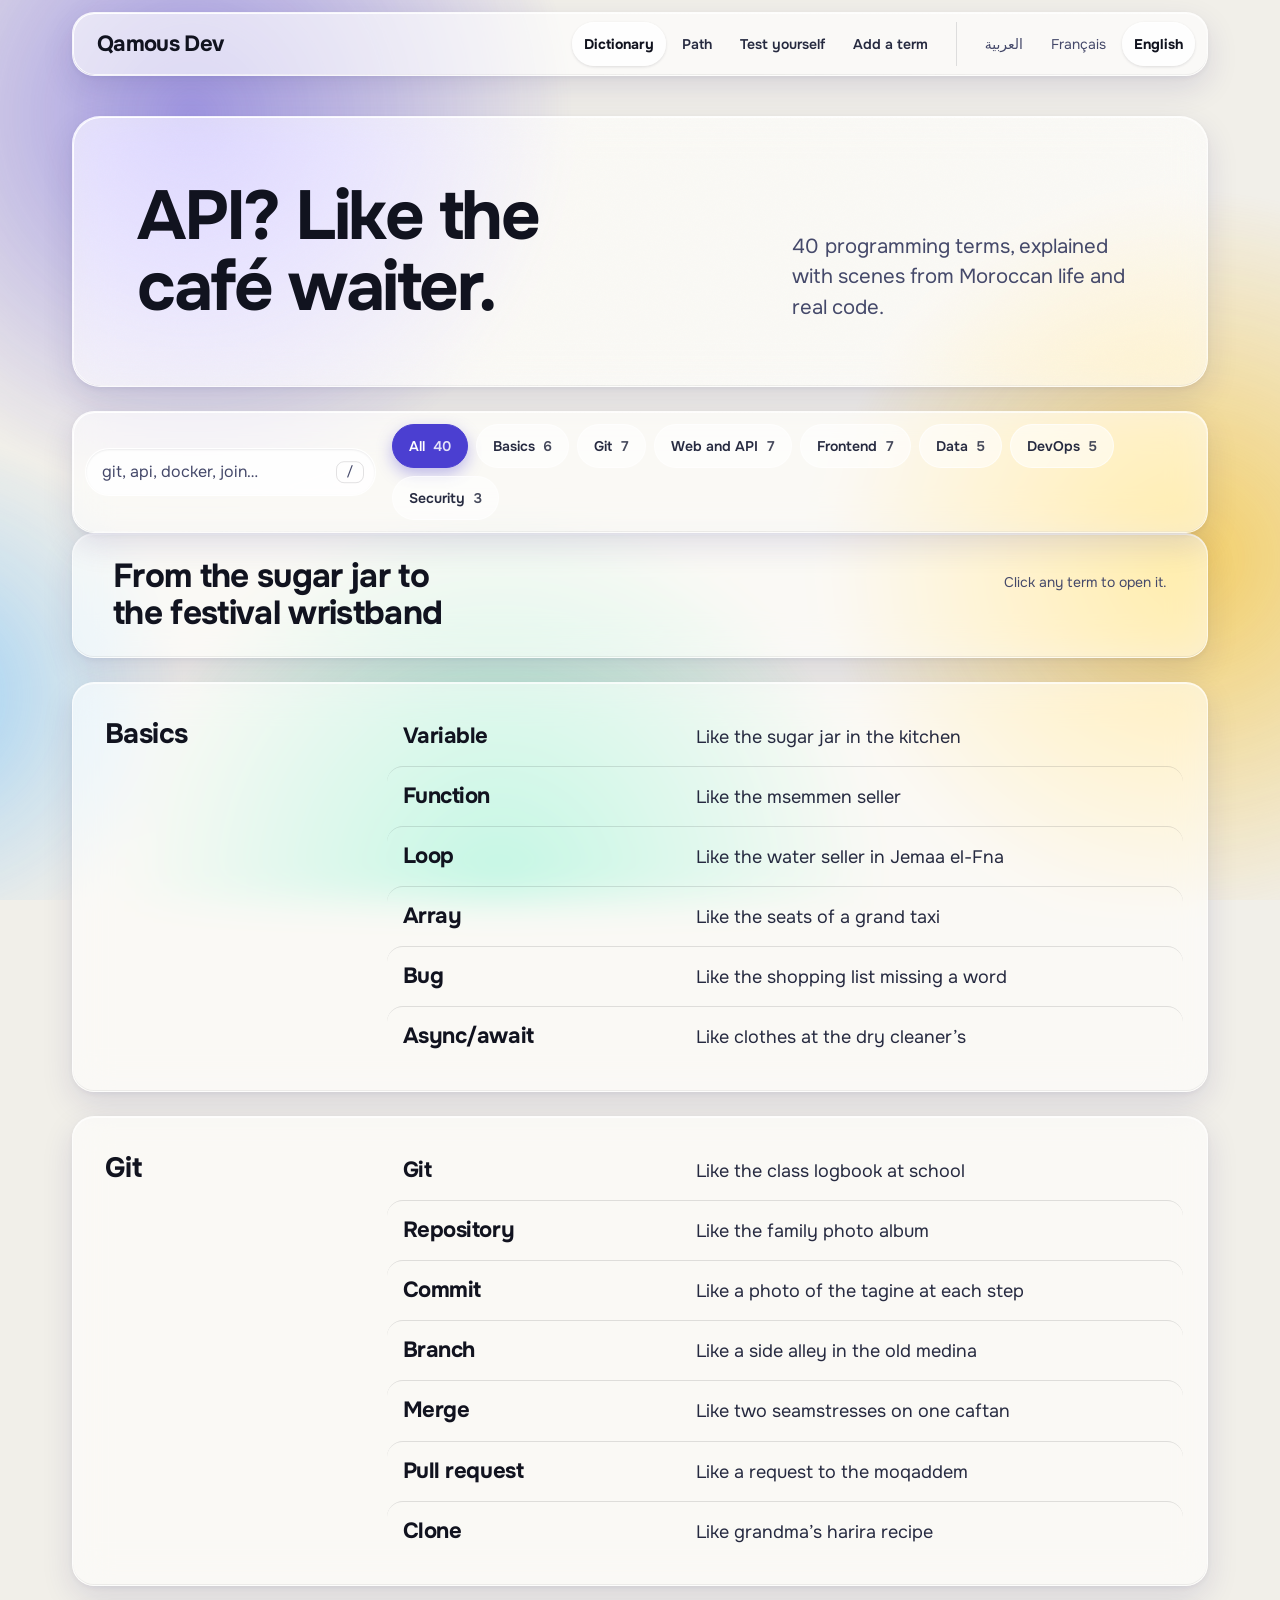
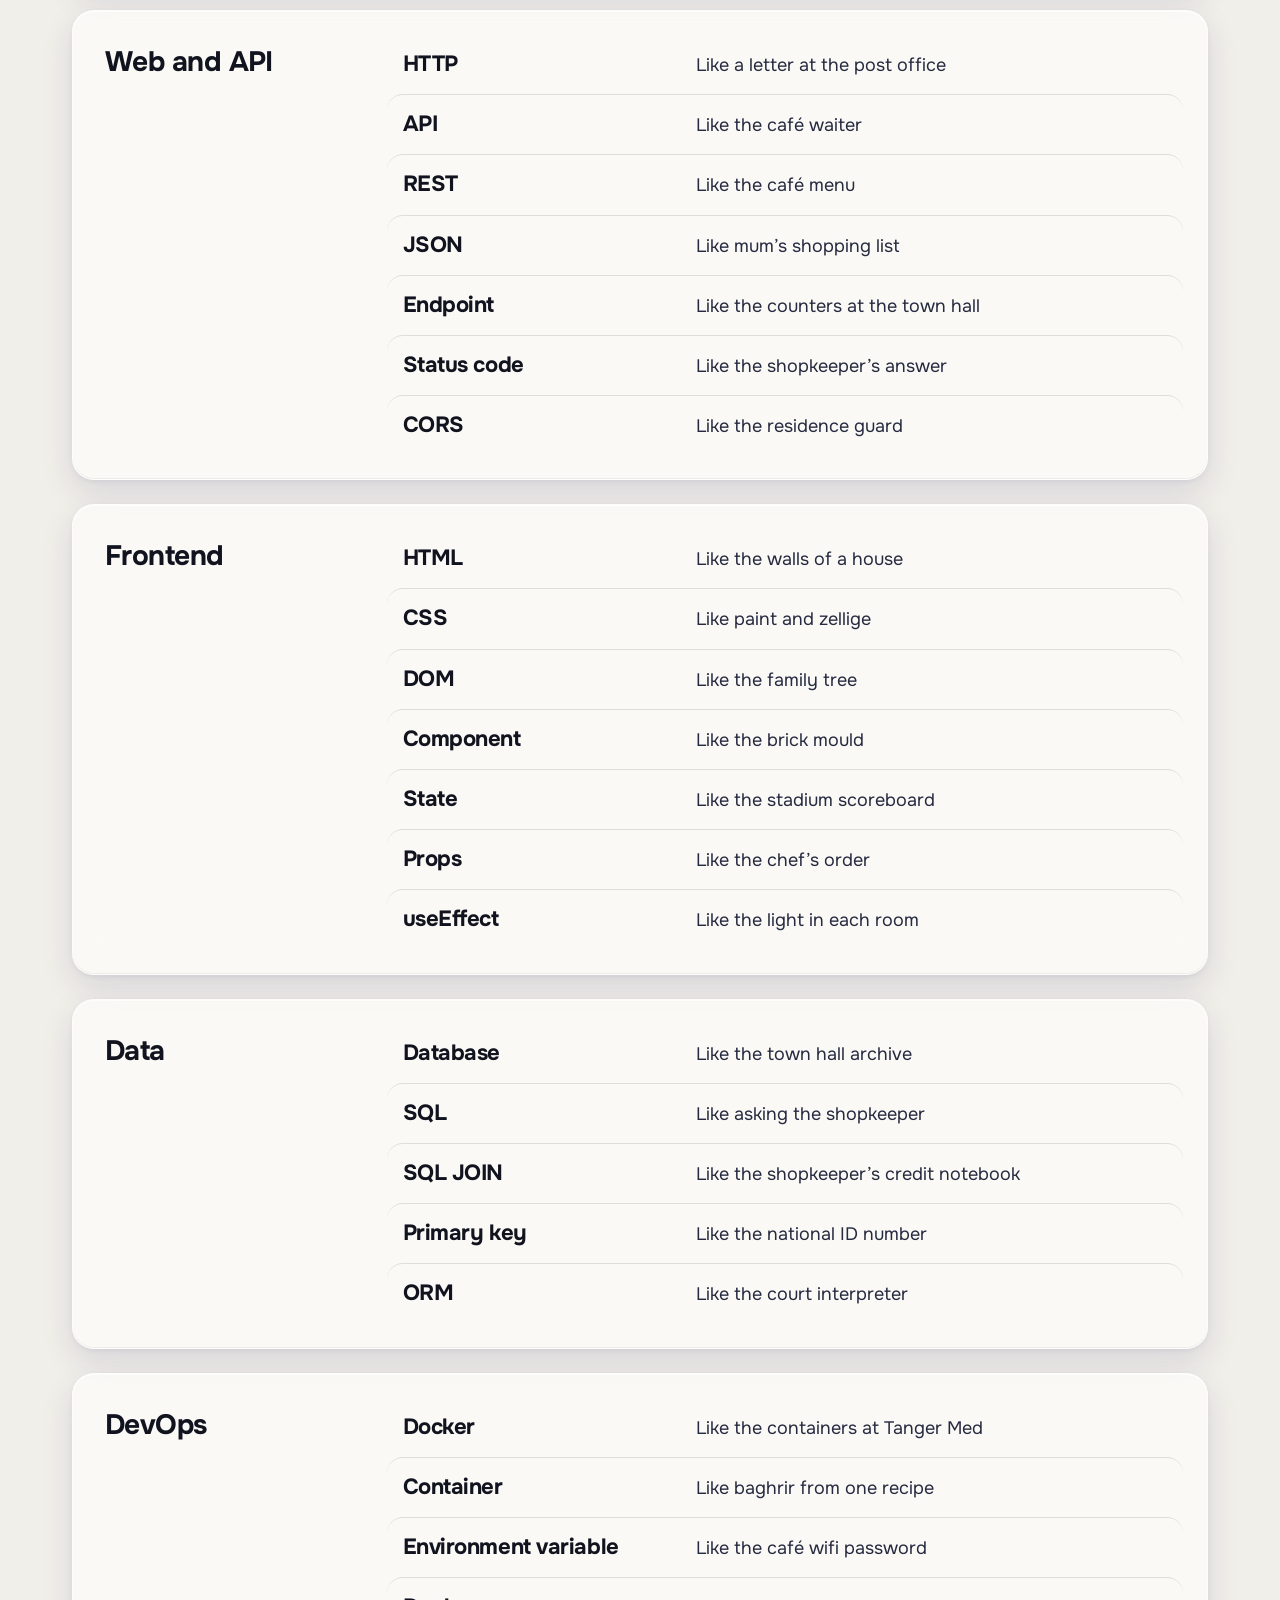
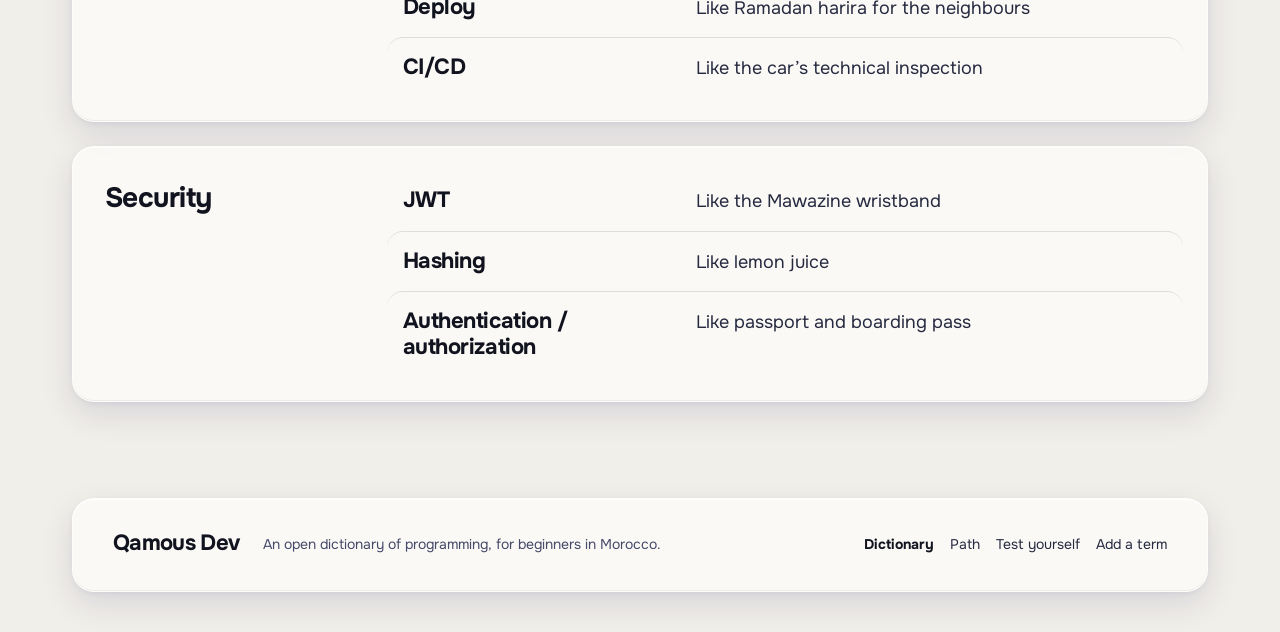
<file: index.html>
<!doctype html>
<html lang="ar" dir="rtl">
<head>
  <meta charset="utf-8">
  <meta name="viewport" content="width=device-width, initial-scale=1">
  <title>Qamous Dev</title>
  <meta name="description" content="40 مفهومًا في البرمجة (Git وAPI وDocker وJWT وReact وSQL JOIN)، مشروحة بمشاهد من الحياة المغربية وبأمثلة قصيرة من الكود.">
  <link rel="canonical" href="https://elfarisssaid19.github.io/qamous-dev/">
  <link rel="alternate" hreflang="ar" href="https://elfarisssaid19.github.io/qamous-dev/ar/">
  <link rel="alternate" hreflang="fr" href="https://elfarisssaid19.github.io/qamous-dev/fr/">
  <link rel="alternate" hreflang="en" href="https://elfarisssaid19.github.io/qamous-dev/en/">
  <link rel="alternate" hreflang="x-default" href="https://elfarisssaid19.github.io/qamous-dev/">
  <meta property="og:site_name" content="Qamous Dev">
  <meta property="og:title" content="Qamous Dev">
  <meta property="og:url" content="https://elfarisssaid19.github.io/qamous-dev/">
  <script>
    (function () {
      var supported = ["ar","fr","en"], pick = 'ar';
      var prefs = navigator.languages && navigator.languages.length ? navigator.languages : [navigator.language || ''];
      for (var i = 0; i < prefs.length; i++) {
        var code = String(prefs[i]).slice(0, 2).toLowerCase();
        if (supported.indexOf(code) > -1) { pick = code; break; }
      }
      var page = location.protocol === 'file:' ? 'index.html' : '';
      location.replace(pick + '/' + page + location.search + location.hash);
    })();
  </script>
  <meta name="color-scheme" content="light dark">
  <meta name="theme-color" content="#f1efe9" media="(prefers-color-scheme: light)">
  <meta name="theme-color" content="#0a0c18" media="(prefers-color-scheme: dark)">
  <link href="https://fonts.googleapis.com/css2?family=IBM+Plex+Sans+Arabic:wght@400;600;700&family=JetBrains+Mono:wght@400&family=Onest:wght@400;600;700&display=swap" rel="stylesheet">
  <link rel="icon" href="favicon.svg" type="image/svg+xml">
  <link rel="stylesheet" href="css/style.css">
</head>
<body class="pick">
  <div class="backdrop" aria-hidden="true">
    <span class="blob blob--majorelle"></span>
    <span class="blob blob--saffron"></span>
    <span class="blob blob--mint"></span>
    <span class="blob blob--sky"></span>
  </div>
  <main class="pick__main container">
    <div class="pick__card">
      <p class="wordmark"><bdi>Qamous Dev</bdi></p>
      <ul class="pick__langs">
        <li><a href="ar/" hreflang="ar" lang="ar" dir="rtl">العربية</a></li>
        <li><a href="fr/" hreflang="fr" lang="fr" dir="ltr">Français</a></li>
        <li><a href="en/" hreflang="en" lang="en" dir="ltr">English</a></li>
      </ul>
    </div>
  </main>
</body>
</html>
</file>
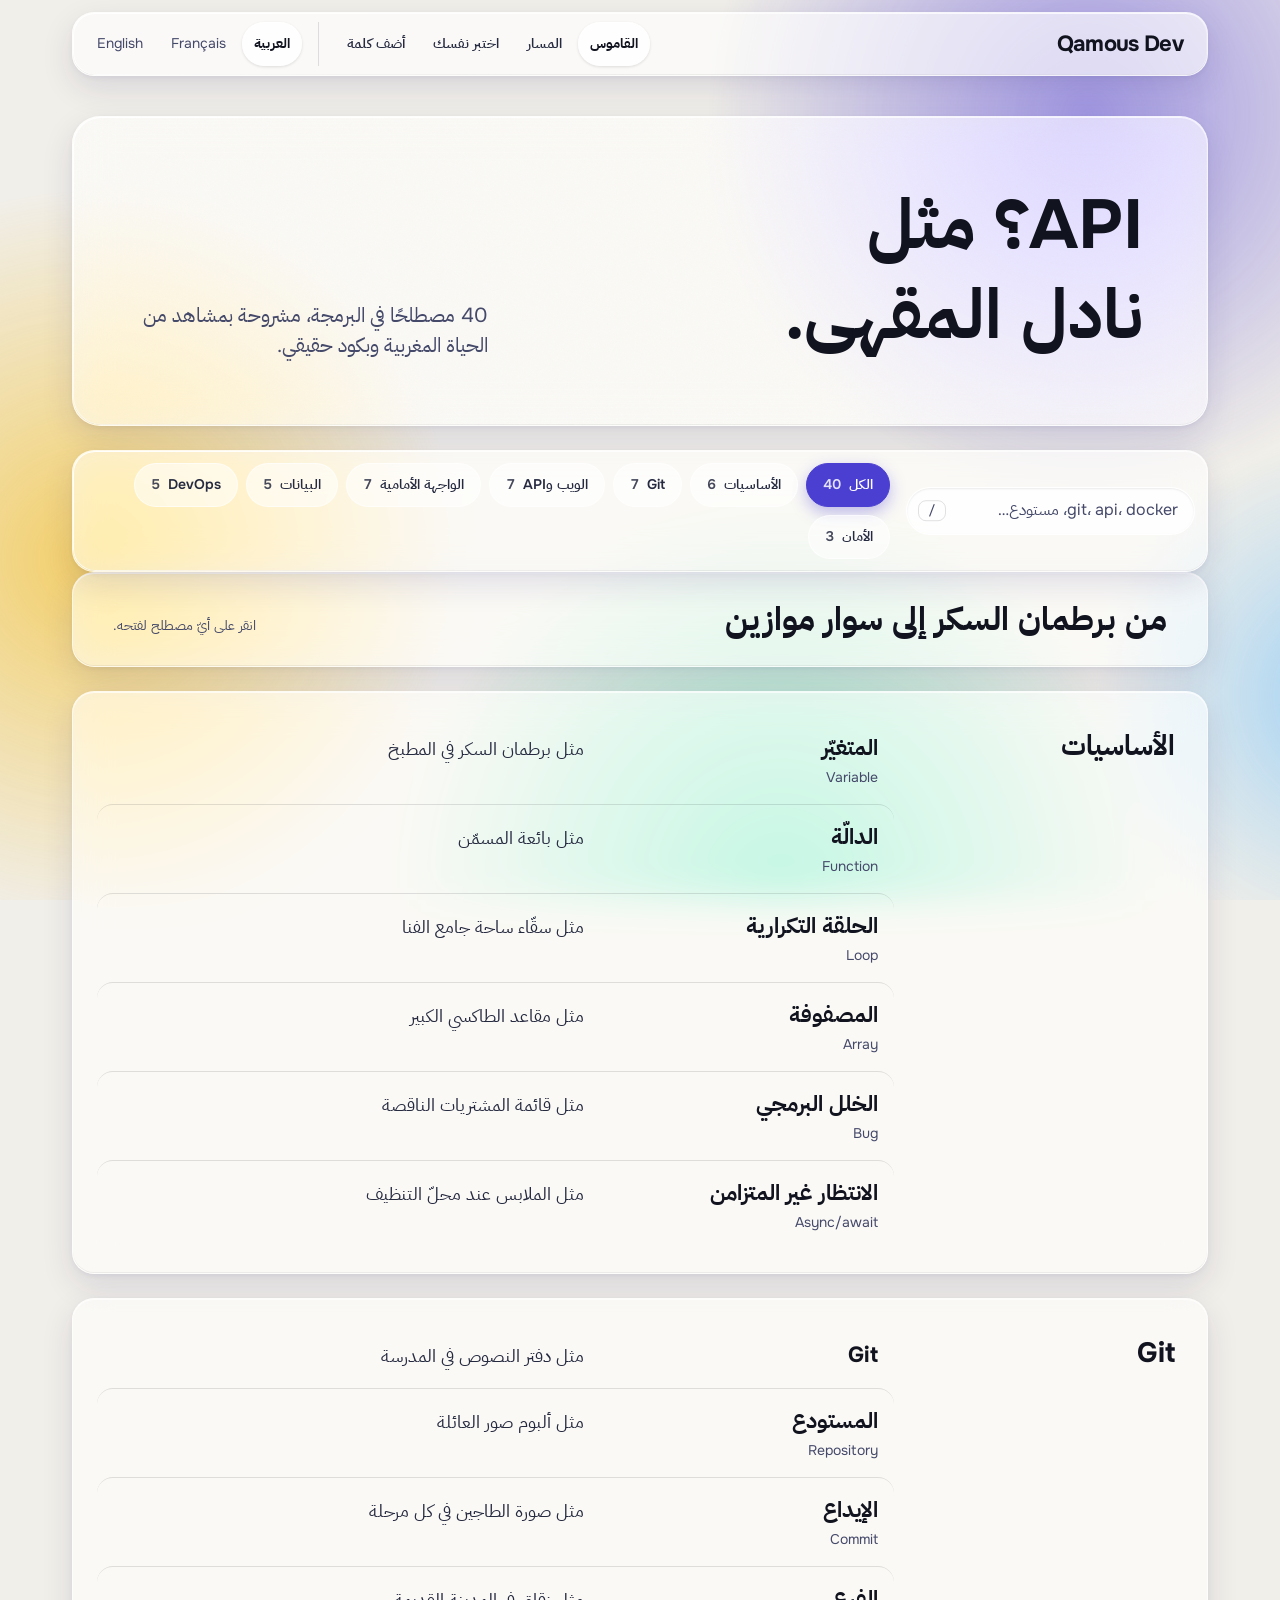
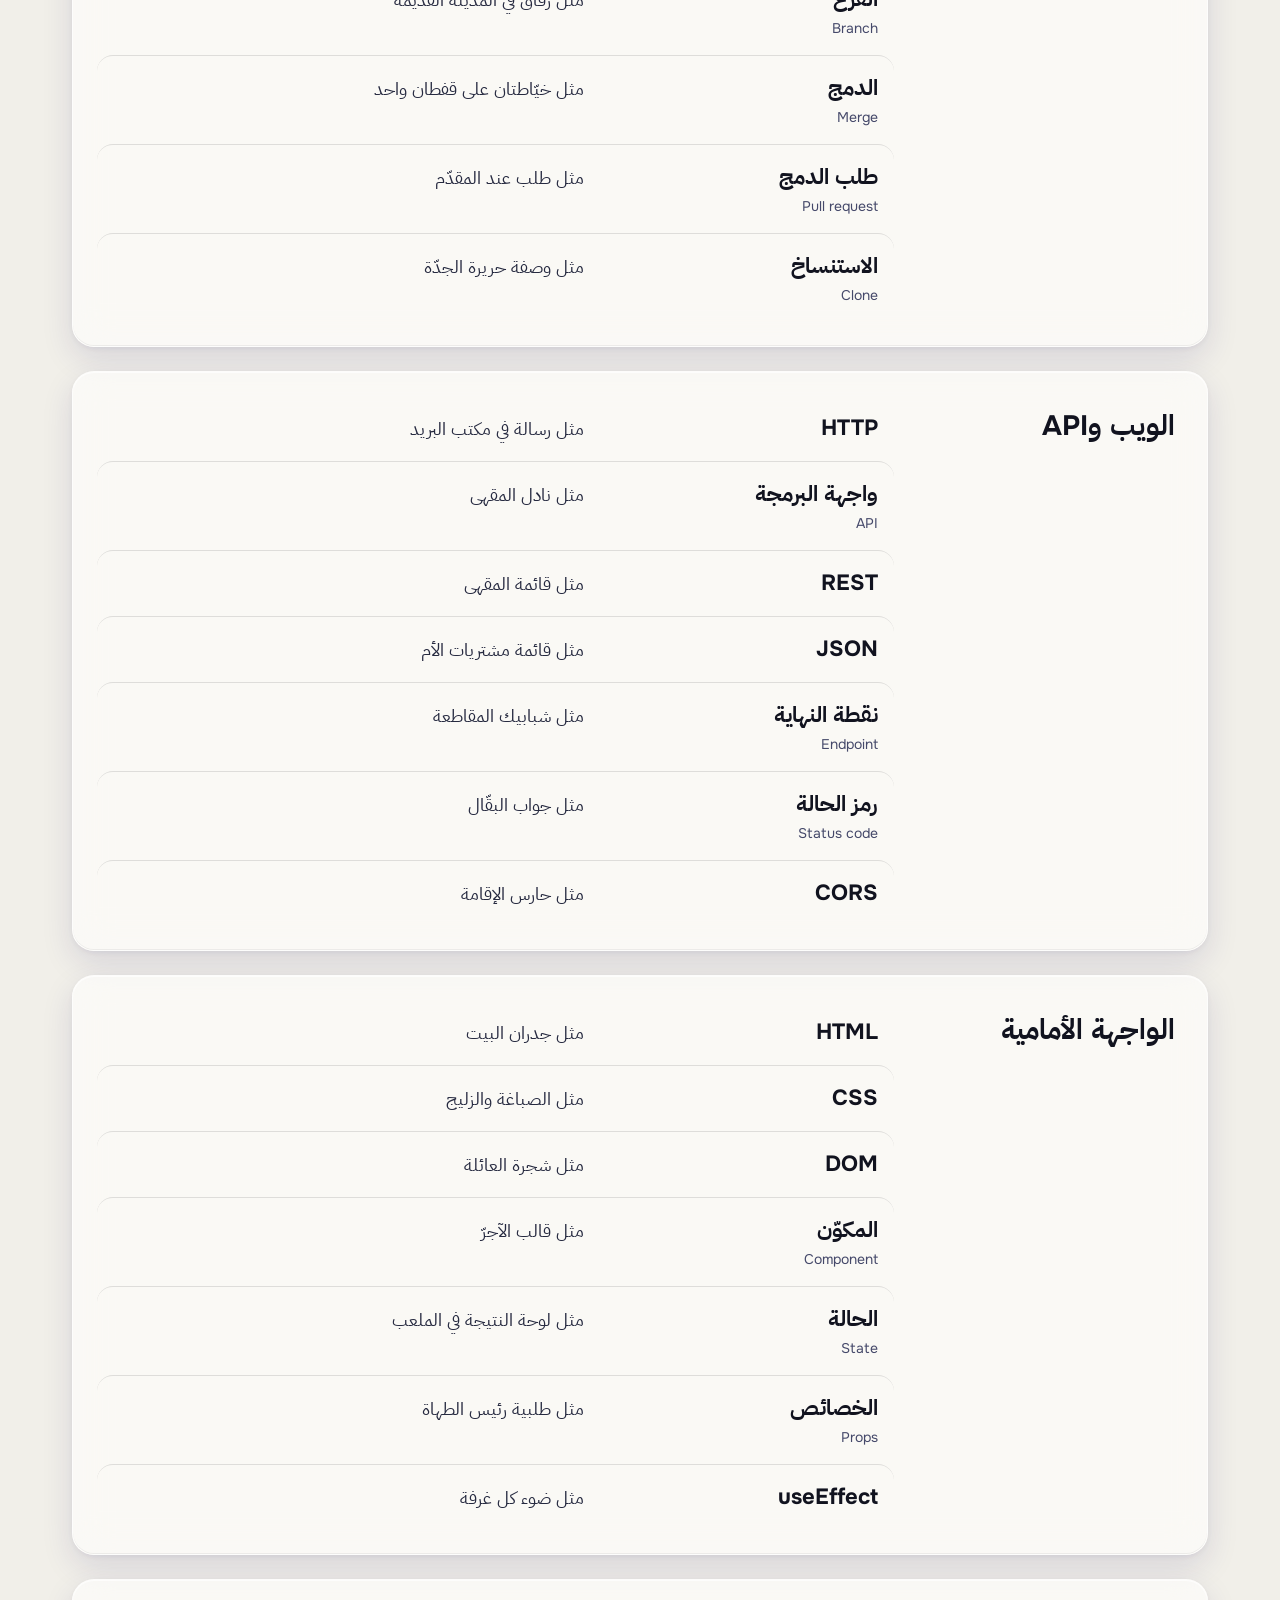
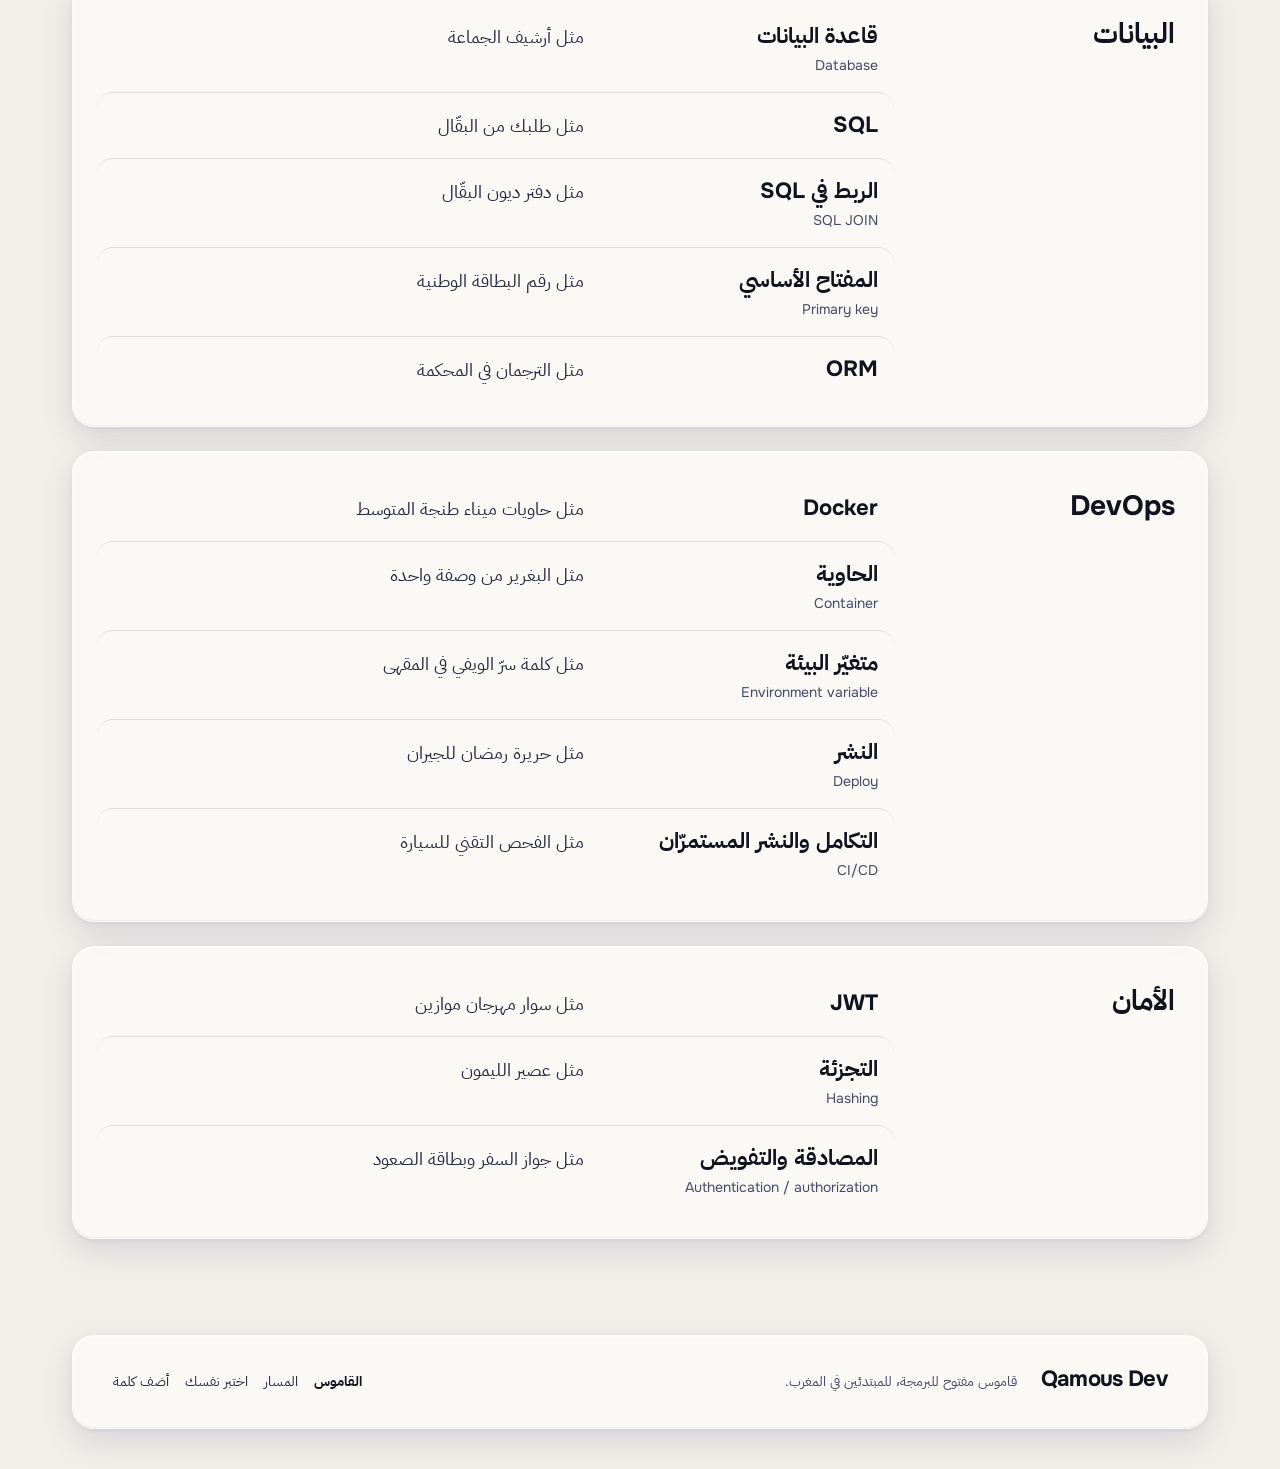
<file: ar/index.html>
<!doctype html>
<html lang="ar" dir="rtl">
<head>
  <meta charset="utf-8">
  <meta name="viewport" content="width=device-width, initial-scale=1">
  <title>Qamous Dev، البرمجة بمشاهد من الحياة المغربية</title>
  <meta name="description" content="40 مفهومًا في البرمجة (Git وAPI وDocker وJWT وReact وSQL JOIN)، مشروحة بمشاهد من الحياة المغربية وبأمثلة قصيرة من الكود.">
  <link rel="canonical" href="https://elfarisssaid19.github.io/qamous-dev/ar/">
  <link rel="alternate" hreflang="ar" href="https://elfarisssaid19.github.io/qamous-dev/ar/">
  <link rel="alternate" hreflang="fr" href="https://elfarisssaid19.github.io/qamous-dev/fr/">
  <link rel="alternate" hreflang="en" href="https://elfarisssaid19.github.io/qamous-dev/en/">
  <link rel="alternate" hreflang="x-default" href="https://elfarisssaid19.github.io/qamous-dev/">
  <meta property="og:site_name" content="Qamous Dev">
  <meta property="og:type" content="website">
  <meta property="og:title" content="Qamous Dev، البرمجة بمشاهد من الحياة المغربية">
  <meta property="og:description" content="40 مفهومًا في البرمجة (Git وAPI وDocker وJWT وReact وSQL JOIN)، مشروحة بمشاهد من الحياة المغربية وبأمثلة قصيرة من الكود.">
  <meta property="og:url" content="https://elfarisssaid19.github.io/qamous-dev/ar/">
  <meta property="og:locale" content="ar_MA">
  <meta property="og:locale:alternate" content="fr_MA">
  <meta property="og:locale:alternate" content="en_US">
  <meta name="twitter:card" content="summary">
  <meta name="color-scheme" content="light dark">
  <meta name="theme-color" content="#f1efe9" media="(prefers-color-scheme: light)">
  <meta name="theme-color" content="#0a0c18" media="(prefers-color-scheme: dark)">
  <link rel="preconnect" href="https://fonts.googleapis.com">
  <link rel="preconnect" href="https://fonts.gstatic.com" crossorigin>
  <link href="https://fonts.googleapis.com/css2?family=IBM+Plex+Sans+Arabic:wght@400;600;700&family=JetBrains+Mono:wght@400&family=Onest:wght@400;600;700&display=swap" rel="stylesheet">
  <link rel="icon" href="../favicon.svg" type="image/svg+xml">
  <link rel="stylesheet" href="../css/style.css">
  <script>document.documentElement.classList.add('js');</script>
  <script>
    (function () {
      var order = ['index', 'path', 'quiz', 'contribute'];
      function where(u) {
        try { var parts = new URL(u, location.href).pathname.split('/'); return { tab: order.indexOf((parts.pop() || 'index').replace('.html', '')), lang: parts.pop() }; } catch (e) { return null; }
      }
      function direction(from, to) {
        var a = where(from), b = where(to);
        if (!a || !b || a.tab < 0 || b.tab < 0 || a.tab === b.tab || a.lang !== b.lang) return null;
        return b.tab > a.tab ? 'forward' : 'backward';
      }
      addEventListener('pageswap', function (e) {
        if (!e.viewTransition || !e.activation || !e.activation.entry) return;
        var d = direction(location.href, e.activation.entry.url);
        if (d) e.viewTransition.types.add(d);
      });
      addEventListener('pagereveal', function (e) {
        if (!e.viewTransition || !window.navigation || !navigation.activation || !navigation.activation.from) return;
        var d = direction(navigation.activation.from.url, location.href);
        if (d) e.viewTransition.types.add(d);
      });
    })();
  </script>
</head>
<body class="page-dict">
  <a class="skip" href="#main">انتقل إلى المحتوى</a>
  <div class="scroll-progress" aria-hidden="true"></div>
  <div class="backdrop" aria-hidden="true">
    <span class="blob blob--majorelle"></span>
    <span class="blob blob--saffron"></span>
    <span class="blob blob--mint"></span>
    <span class="blob blob--sky"></span>
  </div>

  <header class="site-header">
    <nav class="nav container" aria-label="القائمة الرئيسية">
      <a class="wordmark" href="./" aria-label="Qamous Dev، القاموس" dir="ltr">Qamous Dev</a>
      <div class="nav__rows">
        <ul class="nav__links">
          <li><a href="./" aria-current="page"><span>القاموس</span></a></li>
          <li><a href="path.html"><span>المسار</span></a></li>
          <li><a href="quiz.html"><span>اختبر نفسك</span></a></li>
          <li><a href="contribute.html"><span>أضف كلمة</span></a></li>
        </ul>
        <ul class="langs" aria-label="اللغة">
          <li><a href="../ar/" hreflang="ar" lang="ar" dir="rtl" aria-current="page">العربية</a></li>
          <li><a href="../fr/" hreflang="fr" lang="fr" dir="ltr">Français</a></li>
          <li><a href="../en/" hreflang="en" lang="en" dir="ltr">English</a></li>
        </ul>
      </div>
    </nav>
  </header>

  <main id="main">
    <div class="container">
      <div class="hero" data-reveal>
        <h1 class="hero__head" style="--n:4"><span class="word" style="--i:0">API؟</span> <span class="word" style="--i:1">مثل</span> <span class="word" style="--i:2">نادل</span> <span class="word" style="--i:3">المقهى.</span></h1>
        <p class="hero__lede"><span class="count" data-count="40">40</span> مصطلحًا في البرمجة، مشروحة بمشاهد من الحياة المغربية وبكود حقيقي.</p>
      </div>
    </div>
    <div class="lookup">
      <div class="toolbar">
        <div class="toolbar__inner container">
          <form class="search" role="search" action="./">
            <label class="search__label" for="q">ابحث عن مصطلح</label>
            <div class="search__field">
              <input id="q" name="q" type="search" autocomplete="off" spellcheck="false" placeholder="git، api، docker، مستودع…" aria-keyshortcuts="/" aria-describedby="status">
              <kbd class="search__key" aria-hidden="true">/</kbd>
            </div>
          </form>
          <fieldset class="chips" data-lenis-prevent>
            <legend class="visually-hidden">الموضوع</legend>
            <input type="radio" name="cat" id="cat-all" value="" checked><label for="cat-all">الكل <span class="chip__n count" data-count="40">40</span></label>
            <input type="radio" name="cat" id="cat-basics" value="basics"><label for="cat-basics">الأساسيات <span class="chip__n count" data-count="6">6</span></label>
            <input type="radio" name="cat" id="cat-git" value="git"><label for="cat-git">Git <span class="chip__n count" data-count="7">7</span></label>
            <input type="radio" name="cat" id="cat-web" value="web"><label for="cat-web">الويب وAPI <span class="chip__n count" data-count="7">7</span></label>
            <input type="radio" name="cat" id="cat-front" value="front"><label for="cat-front">الواجهة الأمامية <span class="chip__n count" data-count="7">7</span></label>
            <input type="radio" name="cat" id="cat-data" value="data"><label for="cat-data">البيانات <span class="chip__n count" data-count="5">5</span></label>
            <input type="radio" name="cat" id="cat-devops" value="devops"><label for="cat-devops">DevOps <span class="chip__n count" data-count="5">5</span></label>
            <input type="radio" name="cat" id="cat-security" value="security"><label for="cat-security">الأمان <span class="chip__n count" data-count="3">3</span></label>
          </fieldset>
        </div>
      </div>

      <section class="qamous container" id="dictionary" aria-labelledby="dictionary-head">
        <div class="qamous__top" data-reveal>
          <h2 class="qamous__head" id="dictionary-head"><span class="slide"><span>من برطمان السكر إلى سوار موازين</span></span></h2>
          <p class="qamous__status" id="status" role="status">انقر على أيّ مصطلح لفتحه.</p>
        </div>

        <div class="empty" id="empty" hidden>
          <p class="empty__head" id="empty-head"></p>
          <p>جرّب الاسم بالإنجليزية أو بالفرنسية، مثل merge أو fusion.</p>
          <button class="btn btn--quiet" type="button" id="clear">امسح البحث</button>
        </div>

      <section class="group" data-group="basics" aria-labelledby="g-basics">
        <h3 class="group__head" id="g-basics">الأساسيات</h3>
        <details class="entry" id="variable" data-cat="basics" data-terms="Variable var let const المتغيّر برطمان السكر في المطبخ" data-reveal>
          <summary>
            <span class="entry__term">المتغيّر<span class="check" hidden><svg width="18" height="18" viewBox="0 0 24 24" fill="none" stroke="currentColor" stroke-width="2" stroke-linecap="round" stroke-linejoin="round" aria-hidden="true"><path d="M20 6 9 17l-5-5"/></svg><span class="visually-hidden">فهمته</span></span><span class="entry__en" lang="en" dir="ltr">Variable</span></span>
            <span class="entry__scene">مثل برطمان السكر في المطبخ</span>
          </summary>
          <div class="entry__body">
            <div class="entry__words">
              <p class="entry__like">مثل برطمان السكر في المطبخ: مكتوب عليه «سكر»، وحين يفرغ تملؤه من جديد. الاسم ثابت والمحتوى يتغيّر.</p>
              <p class="entry__text">المتغيّر مكان في الذاكرة له اسم، يحفظ قيمة لتعود إليها لاحقًا. ويمكنك تغيير قيمته متى شئت.</p>
              <label class="got"><input type="checkbox" data-got="variable"> فهمت</label>
            </div>
            <figure class="code" dir="ltr">
              <figcaption>JavaScript</figcaption>
              <button class="code__copy" type="button">نسخ</button>
              <pre tabindex="0" data-lenis-prevent><code>let price = 5;       <span class="c">// شاي بالنعناع: 5 دراهم</span>
price = 6;           <span class="c">// ارتفع الثمن</span>
console.log(price);  <span class="c">// 6</span></code></pre>
            </figure>
          </div>
        </details>
        <details class="entry" id="function" data-cat="basics" data-terms="Function fonction method methode الدالّة بائعة المسمّن" data-reveal>
          <summary>
            <span class="entry__term">الدالّة<span class="check" hidden><svg width="18" height="18" viewBox="0 0 24 24" fill="none" stroke="currentColor" stroke-width="2" stroke-linecap="round" stroke-linejoin="round" aria-hidden="true"><path d="M20 6 9 17l-5-5"/></svg><span class="visually-hidden">فهمته</span></span><span class="entry__en" lang="en" dir="ltr">Function</span></span>
            <span class="entry__scene">مثل بائعة المسمّن</span>
          </summary>
          <div class="entry__body">
            <div class="entry__words">
              <p class="entry__like">مثل بائعة المسمّن في السوق: تعطيها العجين (المُدخل) فتعيد إليك مسمّنًا (المُخرج)، ولا يلزمك أن تعرف كيف تصنعه في كل مرة.</p>
              <p class="entry__text">الدالّة مجموعة تعليمات لها اسم. تكتبها مرة واحدة، ثم تستدعيها كلما احتجت إليها بقيم مختلفة.</p>
              <label class="got"><input type="checkbox" data-got="function"> فهمت</label>
            </div>
            <figure class="code" dir="ltr">
              <figcaption>JavaScript</figcaption>
              <button class="code__copy" type="button">نسخ</button>
              <pre tabindex="0" data-lenis-prevent><code>function add(a, b) {
  return a + b;
}

add(2, 3);  <span class="c">// 5</span></code></pre>
            </figure>
          </div>
        </details>
        <details class="entry" id="loop" data-cat="basics" data-terms="Loop boucle for while الحلقة التكرارية سقّاء ساحة جامع الفنا" data-reveal>
          <summary>
            <span class="entry__term">الحلقة التكرارية<span class="check" hidden><svg width="18" height="18" viewBox="0 0 24 24" fill="none" stroke="currentColor" stroke-width="2" stroke-linecap="round" stroke-linejoin="round" aria-hidden="true"><path d="M20 6 9 17l-5-5"/></svg><span class="visually-hidden">فهمته</span></span><span class="entry__en" lang="en" dir="ltr">Loop</span></span>
            <span class="entry__scene">مثل سقّاء ساحة جامع الفنا</span>
          </summary>
          <div class="entry__body">
            <div class="entry__words">
              <p class="entry__like">مثل السقّاء في ساحة جامع الفنا: يمرّ على الناس واحدًا تلو الآخر، يسقي كلًّا منهم كأسًا، ويتوقف حين تفرغ القِربة.</p>
              <p class="entry__text">الحلقة تكرّر العمل نفسه مرات عديدة دون إعادة كتابة الكود. وتتوقف حين تنتهي العناصر أو حين يصبح الشرط خاطئًا.</p>
              <label class="got"><input type="checkbox" data-got="loop"> فهمت</label>
            </div>
            <figure class="code" dir="ltr">
              <figcaption>JavaScript</figcaption>
              <button class="code__copy" type="button">نسخ</button>
              <pre tabindex="0" data-lenis-prevent><code>const notes = [10, 20, 50];

for (const note of notes) {
  console.log(note + " dh");
}</code></pre>
            </figure>
          </div>
        </details>
        <details class="entry" id="array" data-cat="basics" data-terms="Array tableau liste list index المصفوفة مقاعد الطاكسي الكبير" data-reveal>
          <summary>
            <span class="entry__term">المصفوفة<span class="check" hidden><svg width="18" height="18" viewBox="0 0 24 24" fill="none" stroke="currentColor" stroke-width="2" stroke-linecap="round" stroke-linejoin="round" aria-hidden="true"><path d="M20 6 9 17l-5-5"/></svg><span class="visually-hidden">فهمته</span></span><span class="entry__en" lang="en" dir="ltr">Array</span></span>
            <span class="entry__scene">مثل مقاعد الطاكسي الكبير</span>
          </summary>
          <div class="entry__body">
            <div class="entry__words">
              <p class="entry__like">مثل مقاعد الطاكسي الكبير: لكل مقعد رقم، والمقعد الأول بجانب السائق رقمه 0.</p>
              <p class="entry__text">المصفوفة قائمة مرتّبة من القيم داخل متغيّر واحد، لكل قيمة رقم يُسمّى الفهرس. ويبدأ الفهرس من 0 لا من 1.</p>
              <label class="got"><input type="checkbox" data-got="array"> فهمت</label>
            </div>
            <figure class="code" dir="ltr">
              <figcaption>JavaScript</figcaption>
              <button class="code__copy" type="button">نسخ</button>
              <pre tabindex="0" data-lenis-prevent><code>const veggies = ["tomato", "potato", "carrot"];

veggies[0];       <span class="c">// "tomato"</span>
veggies.length;   <span class="c">// 3</span></code></pre>
            </figure>
          </div>
        </details>
        <details class="entry" id="bug" data-cat="basics" data-terms="Bug debug debugging erreur error الخلل البرمجي قائمة المشتريات الناقصة" data-reveal>
          <summary>
            <span class="entry__term">الخلل البرمجي<span class="check" hidden><svg width="18" height="18" viewBox="0 0 24 24" fill="none" stroke="currentColor" stroke-width="2" stroke-linecap="round" stroke-linejoin="round" aria-hidden="true"><path d="M20 6 9 17l-5-5"/></svg><span class="visually-hidden">فهمته</span></span><span class="entry__en" lang="en" dir="ltr">Bug</span></span>
            <span class="entry__scene">مثل قائمة المشتريات الناقصة</span>
          </summary>
          <div class="entry__body">
            <div class="entry__words">
              <p class="entry__like">مثل أن ترسل أحدًا إلى البقّال بقائمة مكتوب فيها «2 بطاطس» وأنت تقصد كيلوغرامين، فيعود بحبّتين فقط. نفّذ ما كتبتَ لا ما قصدتَ.</p>
              <p class="entry__text">الخلل خطأ في الكود يجعل البرنامج يتصرّف على غير ما توقّعت. والتصحيح (Debugging) هو البحث عن سببه وإصلاحه.</p>
              <label class="got"><input type="checkbox" data-got="bug"> فهمت</label>
            </div>
            <figure class="code" dir="ltr">
              <figcaption>JavaScript</figcaption>
              <button class="code__copy" type="button">نسخ</button>
              <pre tabindex="0" data-lenis-prevent><code>const total = "10" + 5;
console.log(total);  <span class="c">// "105" وليس 15</span>

<span class="c">// الإصلاح: Number("10") + 5</span></code></pre>
            </figure>
          </div>
        </details>
        <details class="entry" id="async-await" data-cat="basics" data-terms="Async/await async await promise asynchrone الانتظار غير المتزامن الملابس عند محلّ التنظيف" data-reveal>
          <summary>
            <span class="entry__term">الانتظار غير المتزامن<span class="check" hidden><svg width="18" height="18" viewBox="0 0 24 24" fill="none" stroke="currentColor" stroke-width="2" stroke-linecap="round" stroke-linejoin="round" aria-hidden="true"><path d="M20 6 9 17l-5-5"/></svg><span class="visually-hidden">فهمته</span></span><span class="entry__en" lang="en" dir="ltr">Async/await</span></span>
            <span class="entry__scene">مثل الملابس عند محلّ التنظيف</span>
          </summary>
          <div class="entry__body">
            <div class="entry__words">
              <p class="entry__like">مثل ترك ملابسك عند محلّ التنظيف: لا تجلس هناك منتظرًا، بل تقضي شأنًا آخر، ويتصلون بك حين تجهز.</p>
              <p class="entry__text">تتيح لك async/await انتظار عملية بطيئة (كاستجابة الخادم) دون أن يتوقف البرنامج كله. وتعني «await»: انتظر هنا حتى تصل النتيجة.</p>
              <label class="got"><input type="checkbox" data-got="async-await"> فهمت</label>
            </div>
            <figure class="code" dir="ltr">
              <figcaption>JavaScript</figcaption>
              <button class="code__copy" type="button">نسخ</button>
              <pre tabindex="0" data-lenis-prevent><code>async function getMenu() {
  const res = await fetch("/api/menu");
  const data = await res.json();
  return data;
}</code></pre>
            </figure>
          </div>
        </details>
      </section>
      <section class="group" data-group="git" aria-labelledby="g-git">
        <h3 class="group__head" id="g-git">Git</h3>
        <details class="entry" id="git" data-cat="git" data-terms="Git version control versioning Git دفتر النصوص في المدرسة" data-reveal>
          <summary>
            <span class="entry__term">Git<span class="check" hidden><svg width="18" height="18" viewBox="0 0 24 24" fill="none" stroke="currentColor" stroke-width="2" stroke-linecap="round" stroke-linejoin="round" aria-hidden="true"><path d="M20 6 9 17l-5-5"/></svg><span class="visually-hidden">فهمته</span></span></span>
            <span class="entry__scene">مثل دفتر النصوص في المدرسة</span>
          </summary>
          <div class="entry__body">
            <div class="entry__words">
              <p class="entry__like">مثل دفتر النصوص في المدرسة: يُدوَّن فيه كل درس بتاريخه، فإن غبت أسبوعًا فتحته وعرفت أين توقّف القسم بالضبط.</p>
              <p class="entry__text">Git أداة تسجّل كل تغيير تُجريه على الكود. يمكنك الرجوع إلى أي نسخة سابقة، والعمل مع زملائك على المشروع نفسه دون أن يمحو أحدكم عمل الآخر.</p>
              <label class="got"><input type="checkbox" data-got="git"> فهمت</label>
            </div>
            <figure class="code" dir="ltr">
              <figcaption>الطرفية</figcaption>
              <button class="code__copy" type="button">نسخ</button>
              <pre tabindex="0" data-lenis-prevent><code>git init
git status
git log --oneline</code></pre>
            </figure>
          </div>
        </details>
        <details class="entry" id="repository" data-cat="git" data-terms="Repository repo depot github gitlab المستودع ألبوم صور العائلة" data-reveal>
          <summary>
            <span class="entry__term">المستودع<span class="check" hidden><svg width="18" height="18" viewBox="0 0 24 24" fill="none" stroke="currentColor" stroke-width="2" stroke-linecap="round" stroke-linejoin="round" aria-hidden="true"><path d="M20 6 9 17l-5-5"/></svg><span class="visually-hidden">فهمته</span></span><span class="entry__en" lang="en" dir="ltr">Repository</span></span>
            <span class="entry__scene">مثل ألبوم صور العائلة</span>
          </summary>
          <div class="entry__body">
            <div class="entry__words">
              <p class="entry__like">مثل ألبوم صور العائلة: فيه صور اليوم وصور الماضي مرتّبةً، ويمكن لكل فرد من العائلة أن يحتفظ بنسخته.</p>
              <p class="entry__text">المستودع (repo) هو مجلّد المشروع مع سجلّه الكامل الذي يحفظه Git. هناك مستودع محلّي على حاسوبك، ومستودع بعيد على GitHub أو GitLab.</p>
              <label class="got"><input type="checkbox" data-got="repository"> فهمت</label>
            </div>
            <figure class="code" dir="ltr">
              <figcaption>الطرفية</figcaption>
              <button class="code__copy" type="button">نسخ</button>
              <pre tabindex="0" data-lenis-prevent><code>mkdir my-project &amp;&amp; cd my-project
git init
git remote add origin https://github.com/user/my-project.git</code></pre>
            </figure>
          </div>
        </details>
        <details class="entry" id="commit" data-cat="git" data-terms="Commit git commit snapshot الإيداع صورة الطاجين في كل مرحلة" data-reveal>
          <summary>
            <span class="entry__term">الإيداع<span class="check" hidden><svg width="18" height="18" viewBox="0 0 24 24" fill="none" stroke="currentColor" stroke-width="2" stroke-linecap="round" stroke-linejoin="round" aria-hidden="true"><path d="M20 6 9 17l-5-5"/></svg><span class="visually-hidden">فهمته</span></span><span class="entry__en" lang="en" dir="ltr">Commit</span></span>
            <span class="entry__scene">مثل صورة الطاجين في كل مرحلة</span>
          </summary>
          <div class="entry__body">
            <div class="entry__words">
              <p class="entry__like">مثل أن تلتقط صورة لطاجين أمّك في كل مرحلة: الخضر، ثم اللحم، ثم الطبق جاهزًا. فإن احترق بعد ذلك عرفت إلى أين ترجع.</p>
              <p class="entry__text">الإيداع (Commit) لقطة للكود في لحظة معيّنة، مع رسالة تشرح ما الذي تغيّر. لكل إيداع معرّف خاص، ويمكنك العودة إليه متى شئت.</p>
              <label class="got"><input type="checkbox" data-got="commit"> فهمت</label>
            </div>
            <figure class="code" dir="ltr">
              <figcaption>الطرفية</figcaption>
              <button class="code__copy" type="button">نسخ</button>
              <pre tabindex="0" data-lenis-prevent><code>git add index.html
git commit -m "Add contact page"</code></pre>
            </figure>
          </div>
        </details>
        <details class="entry" id="branch" data-cat="git" data-terms="Branch branche git switch checkout الفرع زقاق في المدينة القديمة" data-reveal>
          <summary>
            <span class="entry__term">الفرع<span class="check" hidden><svg width="18" height="18" viewBox="0 0 24 24" fill="none" stroke="currentColor" stroke-width="2" stroke-linecap="round" stroke-linejoin="round" aria-hidden="true"><path d="M20 6 9 17l-5-5"/></svg><span class="visually-hidden">فهمته</span></span><span class="entry__en" lang="en" dir="ltr">Branch</span></span>
            <span class="entry__scene">مثل زقاق في المدينة القديمة</span>
          </summary>
          <div class="entry__body">
            <div class="entry__words">
              <p class="entry__like">مثل زقاق في المدينة القديمة: تغادر الشارع الرئيسي وتتجوّل في الزقاق، ثم تعود إلى الشارع نفسه، والشارع الرئيسي لم يتغيّر.</p>
              <p class="entry__text">الفرع خطّ عمل مستقل عن الكود الرئيسي (main). تجرّب فيه ميزة جديدة دون أن تُفسد النسخة التي تعمل.</p>
              <label class="got"><input type="checkbox" data-got="branch"> فهمت</label>
            </div>
            <figure class="code" dir="ltr">
              <figcaption>الطرفية</figcaption>
              <button class="code__copy" type="button">نسخ</button>
              <pre tabindex="0" data-lenis-prevent><code>git switch -c feature/login
<span class="c"># ... اعمل وأنشئ إيداعات ...</span>
git switch main</code></pre>
            </figure>
          </div>
        </details>
        <details class="entry" id="merge" data-cat="git" data-terms="Merge fusion conflict conflit rebase الدمج خيّاطتان على قفطان واحد" data-reveal>
          <summary>
            <span class="entry__term">الدمج<span class="check" hidden><svg width="18" height="18" viewBox="0 0 24 24" fill="none" stroke="currentColor" stroke-width="2" stroke-linecap="round" stroke-linejoin="round" aria-hidden="true"><path d="M20 6 9 17l-5-5"/></svg><span class="visually-hidden">فهمته</span></span><span class="entry__en" lang="en" dir="ltr">Merge</span></span>
            <span class="entry__scene">مثل خيّاطتان على قفطان واحد</span>
          </summary>
          <div class="entry__body">
            <div class="entry__words">
              <p class="entry__like">مثل خيّاطتين تعملان على القفطان نفسه: إحداهما تخيط الأكمام والأخرى الصدر، ثم تُجمع القطع في النهاية. وإن خاطت كلتاهما الموضع نفسه، فلا بدّ أن تحسم إحداهما.</p>
              <p class="entry__text">الدمج يضمّ عمل فرع إلى فرع آخر. وإذا غيّر الطرفان الأسطر نفسها، يتوقف Git ويطلب منك الاختيار (تعارض الدمج).</p>
              <label class="got"><input type="checkbox" data-got="merge"> فهمت</label>
            </div>
            <figure class="code" dir="ltr">
              <figcaption>الطرفية</figcaption>
              <button class="code__copy" type="button">نسخ</button>
              <pre tabindex="0" data-lenis-prevent><code>git switch main
git merge feature/login</code></pre>
            </figure>
          </div>
        </details>
        <details class="entry" id="pull-request" data-cat="git" data-terms="Pull request pr merge request mr code review طلب الدمج طلب عند المقدّم" data-reveal>
          <summary>
            <span class="entry__term">طلب الدمج<span class="check" hidden><svg width="18" height="18" viewBox="0 0 24 24" fill="none" stroke="currentColor" stroke-width="2" stroke-linecap="round" stroke-linejoin="round" aria-hidden="true"><path d="M20 6 9 17l-5-5"/></svg><span class="visually-hidden">فهمته</span></span><span class="entry__en" lang="en" dir="ltr">Pull request</span></span>
            <span class="entry__scene">مثل طلب عند المقدّم</span>
          </summary>
          <div class="entry__body">
            <div class="entry__words">
              <p class="entry__like">مثل طلب تقدّمه إلى المقدّم: يطّلع عليه، وقد يعيده إليك لتصحّح شيئًا، وحين يكتمل كل شيء يوقّعه.</p>
              <p class="entry__text">طلب الدمج (Pull request) طلب على GitHub لإدخال عمل فرعك إلى main. يقرأ زملاؤك الكود ويعلّقون عليه، ثم يوافقون.</p>
              <label class="got"><input type="checkbox" data-got="pull-request"> فهمت</label>
            </div>
            <figure class="code" dir="ltr">
              <figcaption>الطرفية</figcaption>
              <button class="code__copy" type="button">نسخ</button>
              <pre tabindex="0" data-lenis-prevent><code>git push -u origin feature/login
gh pr create --title "Add login"</code></pre>
            </figure>
          </div>
        </details>
        <details class="entry" id="clone" data-cat="git" data-terms="Clone git clone download telecharger fork الاستنساخ وصفة حريرة الجدّة" data-reveal>
          <summary>
            <span class="entry__term">الاستنساخ<span class="check" hidden><svg width="18" height="18" viewBox="0 0 24 24" fill="none" stroke="currentColor" stroke-width="2" stroke-linecap="round" stroke-linejoin="round" aria-hidden="true"><path d="M20 6 9 17l-5-5"/></svg><span class="visually-hidden">فهمته</span></span><span class="entry__en" lang="en" dir="ltr">Clone</span></span>
            <span class="entry__scene">مثل وصفة حريرة الجدّة</span>
          </summary>
          <div class="entry__body">
            <div class="entry__words">
              <p class="entry__like">مثل أن تنقل وصفة حريرة جدّتك بكل تفاصيلها: صارت لديك نسختك تعدّلها كما تشاء، وبقي الأصل عندها.</p>
              <p class="entry__text">الاستنساخ (Clone) ينزّل نسخة كاملة من مستودع على GitHub إلى حاسوبك، بسجلّه كله، لتعمل عليه محليًّا.</p>
              <label class="got"><input type="checkbox" data-got="clone"> فهمت</label>
            </div>
            <figure class="code" dir="ltr">
              <figcaption>الطرفية</figcaption>
              <button class="code__copy" type="button">نسخ</button>
              <pre tabindex="0" data-lenis-prevent><code>git clone https://github.com/user/project.git
cd project</code></pre>
            </figure>
          </div>
        </details>
      </section>
      <section class="group" data-group="web" aria-labelledby="g-web">
        <h3 class="group__head" id="g-web">الويب وAPI</h3>
        <details class="entry" id="http" data-cat="web" data-terms="HTTP https request response get post protocol protocole HTTP رسالة في مكتب البريد" data-reveal>
          <summary>
            <span class="entry__term">HTTP<span class="check" hidden><svg width="18" height="18" viewBox="0 0 24 24" fill="none" stroke="currentColor" stroke-width="2" stroke-linecap="round" stroke-linejoin="round" aria-hidden="true"><path d="M20 6 9 17l-5-5"/></svg><span class="visually-hidden">فهمته</span></span></span>
            <span class="entry__scene">مثل رسالة في مكتب البريد</span>
          </summary>
          <div class="entry__body">
            <div class="entry__words">
              <p class="entry__like">مثل رسالة في مكتب البريد: تحمل عنوانًا (URL) ونوع الطلب (GET أو POST) والمحتوى، ويعود إليك الردّ في رسالة أخرى.</p>
              <p class="entry__text">HTTP هو البروتوكول الذي يتخاطب به المتصفّح مع الخادم. يرسل المتصفّح طلبًا (GET أو POST…)، فيردّ الخادم باستجابة فيها رمز حالة وبيانات.</p>
              <label class="got"><input type="checkbox" data-got="http"> فهمت</label>
            </div>
            <figure class="code" dir="ltr">
              <figcaption>HTTP</figcaption>
              <button class="code__copy" type="button">نسخ</button>
              <pre tabindex="0" data-lenis-prevent><code>GET /api/terms HTTP/1.1
Host: example.com
Accept: application/json</code></pre>
            </figure>
          </div>
        </details>
        <details class="entry" id="api" data-cat="web" data-terms="API application programming interface interface واجهة البرمجة نادل المقهى" data-reveal>
          <summary>
            <span class="entry__term">واجهة البرمجة<span class="check" hidden><svg width="18" height="18" viewBox="0 0 24 24" fill="none" stroke="currentColor" stroke-width="2" stroke-linecap="round" stroke-linejoin="round" aria-hidden="true"><path d="M20 6 9 17l-5-5"/></svg><span class="visually-hidden">فهمته</span></span><span class="entry__en" lang="en" dir="ltr">API</span></span>
            <span class="entry__scene">مثل نادل المقهى</span>
          </summary>
          <div class="entry__body">
            <div class="entry__words">
              <p class="entry__like">مثل النادل في المقهى: لا تدخل المطبخ أبدًا. تقول له «قهوة بالحليب ومسمّن»، فيذهب إلى المطبخ ويعود بطلبك.</p>
              <p class="entry__text">واجهة البرمجة (API) طريقة تتيح لبرنامج أن يتحدّث مع برنامج آخر. تحدّد لك ما يمكنك طلبه، وكيف تطلبه، وما الذي ستتلقّاه، دون أن تعرف ما يجري في الداخل.</p>
              <label class="got"><input type="checkbox" data-got="api"> فهمت</label>
            </div>
            <figure class="code" dir="ltr">
              <figcaption>JavaScript</figcaption>
              <button class="code__copy" type="button">نسخ</button>
              <pre tabindex="0" data-lenis-prevent><code>const res = await fetch("https://api.example.com/weather");
const weather = await res.json();

console.log(weather.temperature);</code></pre>
            </figure>
          </div>
        </details>
        <details class="entry" id="rest" data-cat="web" data-terms="REST restful api crud get post put delete REST قائمة المقهى" data-reveal>
          <summary>
            <span class="entry__term">REST<span class="check" hidden><svg width="18" height="18" viewBox="0 0 24 24" fill="none" stroke="currentColor" stroke-width="2" stroke-linecap="round" stroke-linejoin="round" aria-hidden="true"><path d="M20 6 9 17l-5-5"/></svg><span class="visually-hidden">فهمته</span></span></span>
            <span class="entry__scene">مثل قائمة المقهى</span>
          </summary>
          <div class="entry__body">
            <div class="entry__words">
              <p class="entry__like">مثل قائمة المقهى: لكل صنف اسم (شاي، قهوة، عصير)، وهناك أفعال معدودة معروفة: اطلب، أضف، غيّر، ألغِ.</p>
              <p class="entry__text">REST أسلوب شائع لتصميم واجهات البرمجة: لكل شيء عنوان URL (مورد)، وتستعمل عليه أفعال HTTP: GET للقراءة، وPOST للإضافة، وPUT للتعديل، وDELETE للحذف.</p>
              <label class="got"><input type="checkbox" data-got="rest"> فهمت</label>
            </div>
            <figure class="code" dir="ltr">
              <figcaption>HTTP</figcaption>
              <button class="code__copy" type="button">نسخ</button>
              <pre tabindex="0" data-lenis-prevent><code>GET    /terms       <span class="c"># جلب الكل</span>
GET    /terms/42    <span class="c"># جلب واحد</span>
POST   /terms       <span class="c"># إضافة واحد</span>
DELETE /terms/42    <span class="c"># حذفه</span></code></pre>
            </figure>
          </div>
        </details>
        <details class="entry" id="json" data-cat="web" data-terms="JSON javascript object notation format data objet JSON قائمة مشتريات الأم" data-reveal>
          <summary>
            <span class="entry__term">JSON<span class="check" hidden><svg width="18" height="18" viewBox="0 0 24 24" fill="none" stroke="currentColor" stroke-width="2" stroke-linecap="round" stroke-linejoin="round" aria-hidden="true"><path d="M20 6 9 17l-5-5"/></svg><span class="visually-hidden">فهمته</span></span></span>
            <span class="entry__scene">مثل قائمة مشتريات الأم</span>
          </summary>
          <div class="entry__body">
            <div class="entry__words">
              <p class="entry__like">مثل قائمة المشتريات التي تكتبها لك أمّك: خبز 4، شاي 1، سكر 2 كيلو. كل صنف باسمه وكميته.</p>
              <p class="entry__text">JSON صيغة نصية تنظّم البيانات في مفاتيح وقيم (key: value). يسهل على الإنسان قراءتها وعلى الآلة تحليلها، ولهذا تعتمدها أغلب واجهات البرمجة.</p>
              <label class="got"><input type="checkbox" data-got="json"> فهمت</label>
            </div>
            <figure class="code" dir="ltr">
              <figcaption>JSON</figcaption>
              <button class="code__copy" type="button">نسخ</button>
              <pre tabindex="0" data-lenis-prevent><code>{
  "bread": 4,
  "tea": 1,
  "sugar_kg": 2,
  "paid": false
}</code></pre>
            </figure>
          </div>
        </details>
        <details class="entry" id="endpoint" data-cat="web" data-terms="Endpoint route url api نقطة النهاية شبابيك المقاطعة" data-reveal>
          <summary>
            <span class="entry__term">نقطة النهاية<span class="check" hidden><svg width="18" height="18" viewBox="0 0 24 24" fill="none" stroke="currentColor" stroke-width="2" stroke-linecap="round" stroke-linejoin="round" aria-hidden="true"><path d="M20 6 9 17l-5-5"/></svg><span class="visually-hidden">فهمته</span></span><span class="entry__en" lang="en" dir="ltr">Endpoint</span></span>
            <span class="entry__scene">مثل شبابيك المقاطعة</span>
          </summary>
          <div class="entry__body">
            <div class="entry__words">
              <p class="entry__like">مثل الشبابيك في مكتب المقاطعة: شبّاك للبطاقة الوطنية وآخر للحالة المدنية. كلٌّ يؤدّي مهمة واحدة، وعليك أن تقصد الشبّاك الصحيح.</p>
              <p class="entry__text">نقطة النهاية (Endpoint) عنوان URL محدّد في واجهة البرمجة يؤدّي مهمة واحدة. لكل نقطة طريقة (GET أو POST…) وتعيد بيانات محدّدة.</p>
              <label class="got"><input type="checkbox" data-got="endpoint"> فهمت</label>
            </div>
            <figure class="code" dir="ltr">
              <figcaption>JavaScript</figcaption>
              <button class="code__copy" type="button">نسخ</button>
              <pre tabindex="0" data-lenis-prevent><code>app.get("/api/terms/:id", (req, res) =&gt; {
  res.json(terms[req.params.id]);
});</code></pre>
            </figure>
          </div>
        </details>
        <details class="entry" id="status-code" data-cat="web" data-terms="Status code 200 404 500 401 403 http error erreur رمز الحالة جواب البقّال" data-reveal>
          <summary>
            <span class="entry__term">رمز الحالة<span class="check" hidden><svg width="18" height="18" viewBox="0 0 24 24" fill="none" stroke="currentColor" stroke-width="2" stroke-linecap="round" stroke-linejoin="round" aria-hidden="true"><path d="M20 6 9 17l-5-5"/></svg><span class="visually-hidden">فهمته</span></span><span class="entry__en" lang="en" dir="ltr">Status code</span></span>
            <span class="entry__scene">مثل جواب البقّال</span>
          </summary>
          <div class="entry__body">
            <div class="entry__words">
              <p class="entry__like">مثل أجوبة بقّال الحيّ: 200 «تفضّل»، 404 «غير متوفّر»، 401 «ادفع أولًا»، 500 «الثلاجة معطّلة»، والمشكلة عنده لا عندك.</p>
              <p class="entry__text">رمز الحالة رقم يعيده الخادم مع كل استجابة ليخبرك بما حدث: 200 كل شيء على ما يرام، 404 غير موجود، 500 خطأ في الخادم.</p>
              <label class="got"><input type="checkbox" data-got="status-code"> فهمت</label>
            </div>
            <figure class="code" dir="ltr">
              <figcaption>JavaScript</figcaption>
              <button class="code__copy" type="button">نسخ</button>
              <pre tabindex="0" data-lenis-prevent><code>const res = await fetch("/api/terms/999");

if (res.status === 404) {
  console.log("هذا المصطلح غير موجود");
}</code></pre>
            </figure>
          </div>
        </details>
        <details class="entry" id="cors" data-cat="web" data-terms="CORS cross origin access-control-allow-origin CORS حارس الإقامة" data-reveal>
          <summary>
            <span class="entry__term">CORS<span class="check" hidden><svg width="18" height="18" viewBox="0 0 24 24" fill="none" stroke="currentColor" stroke-width="2" stroke-linecap="round" stroke-linejoin="round" aria-hidden="true"><path d="M20 6 9 17l-5-5"/></svg><span class="visually-hidden">فهمته</span></span></span>
            <span class="entry__scene">مثل حارس الإقامة</span>
          </summary>
          <div class="entry__body">
            <div class="entry__words">
              <p class="entry__like">مثل حارس باب الإقامة السكنية: لا يسمح لأيّ كان بالدخول، ولا بدّ أن يقول له أحد السكان «هذا الشخص معي».</p>
              <p class="entry__text">CORS قاعدة في المتصفّح تمنع موقعًا من جلب بيانات من نطاق آخر، ما لم يسمح خادم ذلك النطاق بذلك عبر الترويسة Access-Control-Allow-Origin.</p>
              <label class="got"><input type="checkbox" data-got="cors"> فهمت</label>
            </div>
            <figure class="code" dir="ltr">
              <figcaption>JavaScript</figcaption>
              <button class="code__copy" type="button">نسخ</button>
              <pre tabindex="0" data-lenis-prevent><code><span class="c">// على الخادم (Express)</span>
res.set("Access-Control-Allow-Origin", "https://example.com");</code></pre>
            </figure>
          </div>
        </details>
      </section>
      <section class="group" data-group="front" aria-labelledby="g-front">
        <h3 class="group__head" id="g-front">الواجهة الأمامية</h3>
        <details class="entry" id="html" data-cat="front" data-terms="HTML balise tag page web markup HTML جدران البيت" data-reveal>
          <summary>
            <span class="entry__term">HTML<span class="check" hidden><svg width="18" height="18" viewBox="0 0 24 24" fill="none" stroke="currentColor" stroke-width="2" stroke-linecap="round" stroke-linejoin="round" aria-hidden="true"><path d="M20 6 9 17l-5-5"/></svg><span class="visually-hidden">فهمته</span></span></span>
            <span class="entry__scene">مثل جدران البيت</span>
          </summary>
          <div class="entry__body">
            <div class="entry__words">
              <p class="entry__like">مثل بناء البيت: الجدران والأبواب والسقف. لم يُطلَ بعد ولم يُفرش، لكنه قائم.</p>
              <p class="entry__text">HTML هي اللغة التي تبني هيكل صفحة الويب: العناوين والفقرات والصور والأزرار. وكل عنصر يوضع داخل وسم.</p>
              <label class="got"><input type="checkbox" data-got="html"> فهمت</label>
            </div>
            <figure class="code" dir="ltr">
              <figcaption>HTML</figcaption>
              <button class="code__copy" type="button">نسخ</button>
              <pre tabindex="0" data-lenis-prevent><code>&lt;h1&gt;مرحبًا&lt;/h1&gt;
&lt;p&gt;موقعي الأول.&lt;/p&gt;
&lt;button&gt;انقر هنا&lt;/button&gt;</code></pre>
            </figure>
          </div>
        </details>
        <details class="entry" id="css" data-cat="front" data-terms="CSS style design flexbox grid CSS الصباغة والزليج" data-reveal>
          <summary>
            <span class="entry__term">CSS<span class="check" hidden><svg width="18" height="18" viewBox="0 0 24 24" fill="none" stroke="currentColor" stroke-width="2" stroke-linecap="round" stroke-linejoin="round" aria-hidden="true"><path d="M20 6 9 17l-5-5"/></svg><span class="visually-hidden">فهمته</span></span></span>
            <span class="entry__scene">مثل الصباغة والزليج</span>
          </summary>
          <div class="entry__body">
            <div class="entry__words">
              <p class="entry__like">إن كانت HTML هيكل البيت، فإن CSS هي الطلاء والزليج والأثاث. البيت نفسه، لكن كلٌّ يزيّنه على ذوقه.</p>
              <p class="entry__text">CSS هي اللغة التي تنسّق HTML: الألوان والخطوط والمسافات، وطريقة ظهور الصفحة على الهاتف أو الحاسوب.</p>
              <label class="got"><input type="checkbox" data-got="css"> فهمت</label>
            </div>
            <figure class="code" dir="ltr">
              <figcaption>CSS</figcaption>
              <button class="code__copy" type="button">نسخ</button>
              <pre tabindex="0" data-lenis-prevent><code>h1 {
  font-size: 2rem;
  text-align: center;
}</code></pre>
            </figure>
          </div>
        </details>
        <details class="entry" id="dom" data-cat="front" data-terms="DOM document object model queryselector element DOM شجرة العائلة" data-reveal>
          <summary>
            <span class="entry__term">DOM<span class="check" hidden><svg width="18" height="18" viewBox="0 0 24 24" fill="none" stroke="currentColor" stroke-width="2" stroke-linecap="round" stroke-linejoin="round" aria-hidden="true"><path d="M20 6 9 17l-5-5"/></svg><span class="visually-hidden">فهمته</span></span></span>
            <span class="entry__scene">مثل شجرة العائلة</span>
          </summary>
          <div class="entry__body">
            <div class="entry__words">
              <p class="entry__like">مثل شجرة العائلة: الأجداد، ثم أبناؤهم، ثم الأحفاد. ولتغيير أحدهم تصل إليه بموقعه في الشجرة.</p>
              <p class="entry__text">DOM تمثيل صفحة HTML في ذاكرة المتصفّح على هيئة شجرة من العناصر. ويعمل JavaScript على DOM ليغيّر ما يظهر دون إعادة تحميل الصفحة.</p>
              <label class="got"><input type="checkbox" data-got="dom"> فهمت</label>
            </div>
            <figure class="code" dir="ltr">
              <figcaption>JavaScript</figcaption>
              <button class="code__copy" type="button">نسخ</button>
              <pre tabindex="0" data-lenis-prevent><code>const title = document.querySelector("h1");
title.textContent = "أهلًا";</code></pre>
            </figure>
          </div>
        </details>
        <details class="entry" id="component" data-cat="front" data-terms="Component composant react vue jsx المكوّن قالب الآجرّ" data-reveal>
          <summary>
            <span class="entry__term">المكوّن<span class="check" hidden><svg width="18" height="18" viewBox="0 0 24 24" fill="none" stroke="currentColor" stroke-width="2" stroke-linecap="round" stroke-linejoin="round" aria-hidden="true"><path d="M20 6 9 17l-5-5"/></svg><span class="visually-hidden">فهمته</span></span><span class="entry__en" lang="en" dir="ltr">Component</span></span>
            <span class="entry__scene">مثل قالب الآجرّ</span>
          </summary>
          <div class="entry__body">
            <div class="entry__words">
              <p class="entry__like">مثل قالب الآجرّ: لا تشكّل كل آجرّة بيدك، بل تصنع القالب مرة واحدة وتملؤه كلما احتجت.</p>
              <p class="entry__text">المكوّن في React قطعة من الواجهة (زر، بطاقة، قائمة) لها كودها وتنسيقها. تبنيه مرة واحدة وتعيد استعماله في أماكن كثيرة.</p>
              <label class="got"><input type="checkbox" data-got="component"> فهمت</label>
            </div>
            <figure class="code" dir="ltr">
              <figcaption>React</figcaption>
              <button class="code__copy" type="button">نسخ</button>
              <pre tabindex="0" data-lenis-prevent><code>function Button({ label }) {
  return &lt;button className="btn"&gt;{label}&lt;/button&gt;;
}

&lt;Button label="إرسال" /&gt;</code></pre>
            </figure>
          </div>
        </details>
        <details class="entry" id="state" data-cat="front" data-terms="State usestate react etat الحالة لوحة النتيجة في الملعب" data-reveal>
          <summary>
            <span class="entry__term">الحالة<span class="check" hidden><svg width="18" height="18" viewBox="0 0 24 24" fill="none" stroke="currentColor" stroke-width="2" stroke-linecap="round" stroke-linejoin="round" aria-hidden="true"><path d="M20 6 9 17l-5-5"/></svg><span class="visually-hidden">فهمته</span></span><span class="entry__en" lang="en" dir="ltr">State</span></span>
            <span class="entry__scene">مثل لوحة النتيجة في الملعب</span>
          </summary>
          <div class="entry__body">
            <div class="entry__words">
              <p class="entry__like">مثل لوحة النتيجة في الملعب: كلما سُجّل هدف تغيّر الرقم وتحدّثت اللوحة تلقائيًا. المباراة نفسها، والنتيجة وحدها تغيّرت.</p>
              <p class="entry__text">الحالة (State) بيانات يحتفظ بها المكوّن وتتغيّر مع الوقت (كعدد النقرات على زر). وحين تتغيّر، يعيد React رسم المكوّن تلقائيًا.</p>
              <label class="got"><input type="checkbox" data-got="state"> فهمت</label>
            </div>
            <figure class="code" dir="ltr">
              <figcaption>React</figcaption>
              <button class="code__copy" type="button">نسخ</button>
              <pre tabindex="0" data-lenis-prevent><code>const [goals, setGoals] = useState(0);

&lt;button onClick={() =&gt; setGoals(goals + 1)}&gt;
  Goals: {goals}
&lt;/button&gt;</code></pre>
            </figure>
          </div>
        </details>
        <details class="entry" id="props" data-cat="front" data-terms="Props properties proprietes react parent enfant child الخصائص طلبية رئيس الطهاة" data-reveal>
          <summary>
            <span class="entry__term">الخصائص<span class="check" hidden><svg width="18" height="18" viewBox="0 0 24 24" fill="none" stroke="currentColor" stroke-width="2" stroke-linecap="round" stroke-linejoin="round" aria-hidden="true"><path d="M20 6 9 17l-5-5"/></svg><span class="visually-hidden">فهمته</span></span><span class="entry__en" lang="en" dir="ltr">Props</span></span>
            <span class="entry__scene">مثل طلبية رئيس الطهاة</span>
          </summary>
          <div class="entry__body">
            <div class="entry__words">
              <p class="entry__like">مثل الطلبية التي يسلّمك إياها رئيس الطهاة في المطعم: «ثلاثة طواجين باللحم». تطبخ ما طُلب منك ولا تغيّر الطلبية.</p>
              <p class="entry__text">الخصائص (Props) قيم يمرّرها المكوّن الأب إلى المكوّن الابن. يقرؤها الابن ولا يغيّرها أبدًا، وإن لزم تغيير فالأب هو من يتولّاه.</p>
              <label class="got"><input type="checkbox" data-got="props"> فهمت</label>
            </div>
            <figure class="code" dir="ltr">
              <figcaption>React</figcaption>
              <button class="code__copy" type="button">نسخ</button>
              <pre tabindex="0" data-lenis-prevent><code>function Tagine({ kind, count }) {
  return &lt;p&gt;{count} × {kind}&lt;/p&gt;;
}

&lt;Tagine kind="لحم بالبرقوق" count={3} /&gt;</code></pre>
            </figure>
          </div>
        </details>
        <details class="entry" id="useeffect" data-cat="front" data-terms="useEffect hook react effet effect lifecycle useEffect ضوء كل غرفة" data-reveal>
          <summary>
            <span class="entry__term">useEffect<span class="check" hidden><svg width="18" height="18" viewBox="0 0 24 24" fill="none" stroke="currentColor" stroke-width="2" stroke-linecap="round" stroke-linejoin="round" aria-hidden="true"><path d="M20 6 9 17l-5-5"/></svg><span class="visually-hidden">فهمته</span></span></span>
            <span class="entry__scene">مثل ضوء كل غرفة</span>
          </summary>
          <div class="entry__body">
            <div class="entry__words">
              <p class="entry__like">مثل إشعال الضوء حين تدخل غرفة: لا تضغط على الزر كل دقيقة، بل فقط حين تنتقل إلى غرفة أخرى.</p>
              <p class="entry__text">useEffect خطّاف (hook) في React ينفّذ عملًا بعد ظهور المكوّن: جلب بيانات من واجهة برمجة، أو تشغيل مؤقّت… وتحدّد مصفوفة الاعتماديات متى يُعاد تنفيذه.</p>
              <label class="got"><input type="checkbox" data-got="useeffect"> فهمت</label>
            </div>
            <figure class="code" dir="ltr">
              <figcaption>React</figcaption>
              <button class="code__copy" type="button">نسخ</button>
              <pre tabindex="0" data-lenis-prevent><code>useEffect(() =&gt; {
  fetch("/api/terms")
    .then((r) =&gt; r.json())
    .then(setTerms);
}, []);</code></pre>
            </figure>
          </div>
        </details>
      </section>
      <section class="group" data-group="data" aria-labelledby="g-data">
        <h3 class="group__head" id="g-data">البيانات</h3>
        <details class="entry" id="database" data-cat="data" data-terms="Database base de donnees bdd db postgres mysql قاعدة البيانات أرشيف الجماعة" data-reveal>
          <summary>
            <span class="entry__term">قاعدة البيانات<span class="check" hidden><svg width="18" height="18" viewBox="0 0 24 24" fill="none" stroke="currentColor" stroke-width="2" stroke-linecap="round" stroke-linejoin="round" aria-hidden="true"><path d="M20 6 9 17l-5-5"/></svg><span class="visually-hidden">فهمته</span></span><span class="entry__en" lang="en" dir="ltr">Database</span></span>
            <span class="entry__scene">مثل أرشيف الجماعة</span>
          </summary>
          <div class="entry__body">
            <div class="entry__words">
              <p class="entry__like">مثل أرشيف الجماعة: كل ملف في مكانه برقمه، فيجد الموظف ملفّك في دقيقة لأن كل شيء مرتّب.</p>
              <p class="entry__text">قاعدة البيانات مكان منظّم لتخزين البيانات، يتيح قراءتها وإضافتها وتعديلها وحذفها بسرعة، حتى لو بلغت ملايين الأسطر.</p>
              <label class="got"><input type="checkbox" data-got="database"> فهمت</label>
            </div>
            <figure class="code" dir="ltr">
              <figcaption>SQL</figcaption>
              <button class="code__copy" type="button">نسخ</button>
              <pre tabindex="0" data-lenis-prevent><code>CREATE TABLE terms (
  id       INT PRIMARY KEY,
  name     TEXT,
  category TEXT
);</code></pre>
            </figure>
          </div>
        </details>
        <details class="entry" id="sql" data-cat="data" data-terms="SQL select where query requete SQL طلبك من البقّال" data-reveal>
          <summary>
            <span class="entry__term">SQL<span class="check" hidden><svg width="18" height="18" viewBox="0 0 24 24" fill="none" stroke="currentColor" stroke-width="2" stroke-linecap="round" stroke-linejoin="round" aria-hidden="true"><path d="M20 6 9 17l-5-5"/></svg><span class="visually-hidden">فهمته</span></span></span>
            <span class="entry__scene">مثل طلبك من البقّال</span>
          </summary>
          <div class="entry__body">
            <div class="entry__words">
              <p class="entry__like">مثل أن تقول للبقّال: «أعطني كل الخضر التي ثمنها أقل من 10 دراهم». أنت تقول ما تريد، وهو يعرف أين يجده.</p>
              <p class="entry__text">SQL لغة التخاطب مع قاعدة بيانات علائقية: تحدّد ما تريد (SELECT)، ومن أين (FROM)، وبأيّ شرط (WHERE).</p>
              <label class="got"><input type="checkbox" data-got="sql"> فهمت</label>
            </div>
            <figure class="code" dir="ltr">
              <figcaption>SQL</figcaption>
              <button class="code__copy" type="button">نسخ</button>
              <pre tabindex="0" data-lenis-prevent><code>SELECT name, price
FROM vegetables
WHERE price &lt; 10
ORDER BY price;</code></pre>
            </figure>
          </div>
        </details>
        <details class="entry" id="sql-join" data-cat="data" data-terms="SQL JOIN join jointure inner join left join الربط في SQL دفتر ديون البقّال" data-reveal>
          <summary>
            <span class="entry__term">الربط في SQL<span class="check" hidden><svg width="18" height="18" viewBox="0 0 24 24" fill="none" stroke="currentColor" stroke-width="2" stroke-linecap="round" stroke-linejoin="round" aria-hidden="true"><path d="M20 6 9 17l-5-5"/></svg><span class="visually-hidden">فهمته</span></span><span class="entry__en" lang="en" dir="ltr">SQL JOIN</span></span>
            <span class="entry__scene">مثل دفتر ديون البقّال</span>
          </summary>
          <div class="entry__body">
            <div class="entry__words">
              <p class="entry__like">مثل دفتر ديون البقّال: في صفحة أسماء الجيران وأرقام بيوتهم، وفي صفحة أخرى الديون حسب رقم البيت. يجمع JOIN بينهما: من المدين وبكم.</p>
              <p class="entry__text">JOIN يجمع أسطر جدولين (أو أكثر) اعتمادًا على عمود مشترك. يحتفظ INNER JOIN بما يوجد في الجدولين معًا، ويحتفظ LEFT JOIN بكل ما في الجدول الأيسر.</p>
              <label class="got"><input type="checkbox" data-got="sql-join"> فهمت</label>
            </div>
            <figure class="code" dir="ltr">
              <figcaption>SQL</figcaption>
              <button class="code__copy" type="button">نسخ</button>
              <pre tabindex="0" data-lenis-prevent><code>SELECT neighbours.name, credit.amount
FROM neighbours
JOIN credit ON credit.house_id = neighbours.house_id;</code></pre>
            </figure>
          </div>
        </details>
        <details class="entry" id="primary-key" data-cat="data" data-terms="Primary key cle primaire id pk unique المفتاح الأساسي رقم البطاقة الوطنية" data-reveal>
          <summary>
            <span class="entry__term">المفتاح الأساسي<span class="check" hidden><svg width="18" height="18" viewBox="0 0 24 24" fill="none" stroke="currentColor" stroke-width="2" stroke-linecap="round" stroke-linejoin="round" aria-hidden="true"><path d="M20 6 9 17l-5-5"/></svg><span class="visually-hidden">فهمته</span></span><span class="entry__en" lang="en" dir="ltr">Primary key</span></span>
            <span class="entry__scene">مثل رقم البطاقة الوطنية</span>
          </summary>
          <div class="entry__body">
            <div class="entry__words">
              <p class="entry__like">مثل رقم البطاقة الوطنية: كثيرون اسمهم محمد العلوي، لكن لا يشترك اثنان في الرقم نفسه، وبه تعرف من هو بالضبط.</p>
              <p class="entry__text">المفتاح الأساسي عمود (أو أكثر) يميّز كل سطر في الجدول تمييزًا فريدًا. لا يتكرّر ولا يكون فارغًا.</p>
              <label class="got"><input type="checkbox" data-got="primary-key"> فهمت</label>
            </div>
            <figure class="code" dir="ltr">
              <figcaption>SQL</figcaption>
              <button class="code__copy" type="button">نسخ</button>
              <pre tabindex="0" data-lenis-prevent><code>CREATE TABLE neighbours (
  house_id INT PRIMARY KEY,
  name     TEXT NOT NULL
);</code></pre>
            </figure>
          </div>
        </details>
        <details class="entry" id="orm" data-cat="data" data-terms="ORM prisma sequelize typeorm django object relational mapping ORM الترجمان في المحكمة" data-reveal>
          <summary>
            <span class="entry__term">ORM<span class="check" hidden><svg width="18" height="18" viewBox="0 0 24 24" fill="none" stroke="currentColor" stroke-width="2" stroke-linecap="round" stroke-linejoin="round" aria-hidden="true"><path d="M20 6 9 17l-5-5"/></svg><span class="visually-hidden">فهمته</span></span></span>
            <span class="entry__scene">مثل الترجمان في المحكمة</span>
          </summary>
          <div class="entry__body">
            <div class="entry__words">
              <p class="entry__like">مثل الترجمان في المحكمة: تتكلّم بلغتك، فيترجم للقاضي، ثم ينقل إليك الجواب بلغتك.</p>
              <p class="entry__text">ORM مكتبة تتيح لك التعامل مع قاعدة البيانات بكائنات لغتك (JavaScript أو Python…) دون كتابة SQL بيدك، فهي تتولّى الترجمة إلى SQL.</p>
              <label class="got"><input type="checkbox" data-got="orm"> فهمت</label>
            </div>
            <figure class="code" dir="ltr">
              <figcaption>JavaScript</figcaption>
              <button class="code__copy" type="button">نسخ</button>
              <pre tabindex="0" data-lenis-prevent><code>const terms = await prisma.term.findMany({
  where: { category: "Git" },
});</code></pre>
            </figure>
          </div>
        </details>
      </section>
      <section class="group" data-group="devops" aria-labelledby="g-devops">
        <h3 class="group__head" id="g-devops">DevOps</h3>
        <details class="entry" id="docker" data-cat="devops" data-terms="Docker dockerfile image conteneur container Docker حاويات ميناء طنجة المتوسط" data-reveal>
          <summary>
            <span class="entry__term">Docker<span class="check" hidden><svg width="18" height="18" viewBox="0 0 24 24" fill="none" stroke="currentColor" stroke-width="2" stroke-linecap="round" stroke-linejoin="round" aria-hidden="true"><path d="M20 6 9 17l-5-5"/></svg><span class="visually-hidden">فهمته</span></span></span>
            <span class="entry__scene">مثل حاويات ميناء طنجة المتوسط</span>
          </summary>
          <div class="entry__body">
            <div class="entry__words">
              <p class="entry__like">مثل الحاويات في ميناء طنجة المتوسط: أيًّا كان ما بداخلها، فلها المقاس نفسه، وترفعها الرافعة نفسها، وتُشحن على أيّ سفينة.</p>
              <p class="entry__text">Docker يحزم تطبيقك مع كل ما يحتاجه (إصدار Node والمكتبات والإعدادات) في صورة واحدة، تعمل بالطريقة نفسها على أيّ جهاز.</p>
              <label class="got"><input type="checkbox" data-got="docker"> فهمت</label>
            </div>
            <figure class="code" dir="ltr">
              <figcaption>Dockerfile</figcaption>
              <button class="code__copy" type="button">نسخ</button>
              <pre tabindex="0" data-lenis-prevent><code>FROM node:20-alpine
WORKDIR /app
COPY . .
RUN npm install
CMD ["node", "server.js"]</code></pre>
            </figure>
          </div>
        </details>
        <details class="entry" id="container" data-cat="devops" data-terms="Container conteneur docker run image الحاوية البغرير من وصفة واحدة" data-reveal>
          <summary>
            <span class="entry__term">الحاوية<span class="check" hidden><svg width="18" height="18" viewBox="0 0 24 24" fill="none" stroke="currentColor" stroke-width="2" stroke-linecap="round" stroke-linejoin="round" aria-hidden="true"><path d="M20 6 9 17l-5-5"/></svg><span class="visually-hidden">فهمته</span></span><span class="entry__en" lang="en" dir="ltr">Container</span></span>
            <span class="entry__scene">مثل البغرير من وصفة واحدة</span>
          </summary>
          <div class="entry__body">
            <div class="entry__words">
              <p class="entry__like">إن كانت الصورة هي وصفة البغرير، فالحاوية هي البغرير المطهوّ أمامك. وصفة واحدة، وما شئت من البغرير.</p>
              <p class="entry__text">الحاوية نسخة قيد التشغيل من صورة Docker. يمكنك تشغيل حاويات كثيرة من الصورة نفسها، كلٌّ منها معزول عن الأخرى.</p>
              <label class="got"><input type="checkbox" data-got="container"> فهمت</label>
            </div>
            <figure class="code" dir="ltr">
              <figcaption>الطرفية</figcaption>
              <button class="code__copy" type="button">نسخ</button>
              <pre tabindex="0" data-lenis-prevent><code>docker build -t my-app .
docker run -p 3000:3000 my-app
docker ps</code></pre>
            </figure>
          </div>
        </details>
        <details class="entry" id="env-variable" data-cat="devops" data-terms="Environment variable env .env secret config متغيّر البيئة كلمة سرّ الويفي في المقهى" data-reveal>
          <summary>
            <span class="entry__term">متغيّر البيئة<span class="check" hidden><svg width="18" height="18" viewBox="0 0 24 24" fill="none" stroke="currentColor" stroke-width="2" stroke-linecap="round" stroke-linejoin="round" aria-hidden="true"><path d="M20 6 9 17l-5-5"/></svg><span class="visually-hidden">فهمته</span></span><span class="entry__en" lang="en" dir="ltr">Environment variable</span></span>
            <span class="entry__scene">مثل كلمة سرّ الويفي في المقهى</span>
          </summary>
          <div class="entry__body">
            <div class="entry__words">
              <p class="entry__like">مثل كلمة سرّ الويفي في المقهى: لا تُطبع في القائمة التي يقرؤها الجميع، بل تسأل عنها النادل. القائمة نفسها، والكلمة قد تتغيّر.</p>
              <p class="entry__text">متغيّر البيئة قيمة تُحفظ خارج الكود (ككلمة سرّ قاعدة البيانات أو مفتاح API) كي لا تنتهي على GitHub، ويمكن أن تتغيّر حسب البيئة (dev أو prod).</p>
              <label class="got"><input type="checkbox" data-got="env-variable"> فهمت</label>
            </div>
            <figure class="code" dir="ltr">
              <figcaption>JavaScript</figcaption>
              <button class="code__copy" type="button">نسخ</button>
              <pre tabindex="0" data-lenis-prevent><code><span class="c">// .env (لا تضعه أبدًا في git)</span>
<span class="c">// DATABASE_URL=postgres://localhost/mydb</span>

const url = process.env.DATABASE_URL;</code></pre>
            </figure>
          </div>
        </details>
        <details class="entry" id="deploy" data-cat="devops" data-terms="Deploy deploiement deployment hosting github pages النشر حريرة رمضان للجيران" data-reveal>
          <summary>
            <span class="entry__term">النشر<span class="check" hidden><svg width="18" height="18" viewBox="0 0 24 24" fill="none" stroke="currentColor" stroke-width="2" stroke-linecap="round" stroke-linejoin="round" aria-hidden="true"><path d="M20 6 9 17l-5-5"/></svg><span class="visually-hidden">فهمته</span></span><span class="entry__en" lang="en" dir="ltr">Deploy</span></span>
            <span class="entry__scene">مثل حريرة رمضان للجيران</span>
          </summary>
          <div class="entry__body">
            <div class="entry__words">
              <p class="entry__like">مثل أن تطبخ الحريرة في البيت وتوزّعها على الجيران في رمضان: كانت لك وحدك، والآن يستطيع الجميع أن يأخذ منها.</p>
              <p class="entry__text">النشر هو وضع الكود على خادم ليصبح الموقع أو التطبيق متاحًا للناس على الإنترنت، لا على حاسوبك فقط.</p>
              <label class="got"><input type="checkbox" data-got="deploy"> فهمت</label>
            </div>
            <figure class="code" dir="ltr">
              <figcaption>الطرفية</figcaption>
              <button class="code__copy" type="button">نسخ</button>
              <pre tabindex="0" data-lenis-prevent><code>npm run build
git push origin main
<span class="c"># ينشر GitHub Pages الموقع تلقائيًا</span></code></pre>
            </figure>
          </div>
        </details>
        <details class="entry" id="ci-cd" data-cat="devops" data-terms="CI/CD ci cd github actions pipeline integration continue التكامل والنشر المستمرّان الفحص التقني للسيارة" data-reveal>
          <summary>
            <span class="entry__term">التكامل والنشر المستمرّان<span class="check" hidden><svg width="18" height="18" viewBox="0 0 24 24" fill="none" stroke="currentColor" stroke-width="2" stroke-linecap="round" stroke-linejoin="round" aria-hidden="true"><path d="M20 6 9 17l-5-5"/></svg><span class="visually-hidden">فهمته</span></span><span class="entry__en" lang="en" dir="ltr">CI/CD</span></span>
            <span class="entry__scene">مثل الفحص التقني للسيارة</span>
          </summary>
          <div class="entry__body">
            <div class="entry__words">
              <p class="entry__like">مثل الفحص التقني قبل أن تعود سيارتك إلى الطريق: إن نجح كل شيء تسلّمت الورقة وانطلقت، وإلّا أصلحت العطب أولًا.</p>
              <p class="entry__text">CI/CD أتمتة: كلما دفعت كودًا (push)، تُشغَّل الاختبارات تلقائيًا (CI)، وإن نجح كل شيء انتقل الكود إلى الإنتاج تلقائيًا (CD).</p>
              <label class="got"><input type="checkbox" data-got="ci-cd"> فهمت</label>
            </div>
            <figure class="code" dir="ltr">
              <figcaption>YAML</figcaption>
              <button class="code__copy" type="button">نسخ</button>
              <pre tabindex="0" data-lenis-prevent><code>on: push
jobs:
  test:
    runs-on: ubuntu-latest
    steps:
      - uses: actions/checkout@v4
      - run: npm test</code></pre>
            </figure>
          </div>
        </details>
      </section>
      <section class="group" data-group="security" aria-labelledby="g-security">
        <h3 class="group__head" id="g-security">الأمان</h3>
        <details class="entry" id="jwt" data-cat="security" data-terms="JWT json web token jeton bearer login JWT سوار مهرجان موازين" data-reveal>
          <summary>
            <span class="entry__term">JWT<span class="check" hidden><svg width="18" height="18" viewBox="0 0 24 24" fill="none" stroke="currentColor" stroke-width="2" stroke-linecap="round" stroke-linejoin="round" aria-hidden="true"><path d="M20 6 9 17l-5-5"/></svg><span class="visually-hidden">فهمته</span></span></span>
            <span class="entry__scene">مثل سوار مهرجان موازين</span>
          </summary>
          <div class="entry__body">
            <div class="entry__words">
              <p class="entry__like">مثل سوار مهرجان موازين: حين يراه الحارس في معصمك يُدخلك دون أن يسألك عن اسمك، ولا يمكنك تزويره لأنه يحمل ختمًا خاصًّا.</p>
              <p class="entry__text">JWT (JSON Web Token) رمز موقَّع يمنحك إياه الخادم عند تسجيل الدخول. ترسله مع كل طلب، فيتحقّق الخادم من التوقيع دون الرجوع إلى قاعدة البيانات.</p>
              <label class="got"><input type="checkbox" data-got="jwt"> فهمت</label>
            </div>
            <figure class="code" dir="ltr">
              <figcaption>JavaScript</figcaption>
              <button class="code__copy" type="button">نسخ</button>
              <pre tabindex="0" data-lenis-prevent><code>const token = jwt.sign({ id: 42 }, process.env.JWT_SECRET, {
  expiresIn: "1h",
});
<span class="c">// Authorization: Bearer &lt;token&gt;</span></code></pre>
            </figure>
          </div>
        </details>
        <details class="entry" id="hashing" data-cat="security" data-terms="Hashing hash bcrypt argon2 password mot de passe salt التجزئة عصير الليمون" data-reveal>
          <summary>
            <span class="entry__term">التجزئة<span class="check" hidden><svg width="18" height="18" viewBox="0 0 24 24" fill="none" stroke="currentColor" stroke-width="2" stroke-linecap="round" stroke-linejoin="round" aria-hidden="true"><path d="M20 6 9 17l-5-5"/></svg><span class="visually-hidden">فهمته</span></span><span class="entry__en" lang="en" dir="ltr">Hashing</span></span>
            <span class="entry__scene">مثل عصير الليمون</span>
          </summary>
          <div class="entry__body">
            <div class="entry__words">
              <p class="entry__like">مثل عصير الليمون: من الليمونة تستخرج العصير، لكنك لا تستطيع أن تستعيد الليمونة من العصير، والليمونة نفسها تعطي دائمًا المذاق نفسه.</p>
              <p class="entry__text">التجزئة (Hashing) تحوّل نصًّا (ككلمة سرّ) إلى سلسلة ثابتة من الحروف لا يمكن استرجاع النص الأصلي منها. وتُخزَّن كلمات السرّ دائمًا مجزّأةً مع ملح (bcrypt أو argon2).</p>
              <label class="got"><input type="checkbox" data-got="hashing"> فهمت</label>
            </div>
            <figure class="code" dir="ltr">
              <figcaption>JavaScript</figcaption>
              <button class="code__copy" type="button">نسخ</button>
              <pre tabindex="0" data-lenis-prevent><code>const hash = await bcrypt.hash("password123", 10);
const ok = await bcrypt.compare("password123", hash);
<span class="c">// ok === true</span></code></pre>
            </figure>
          </div>
        </details>
        <details class="entry" id="auth" data-cat="security" data-terms="Authentication / authorization auth authn authz login permission role 401 403 المصادقة والتفويض جواز السفر وبطاقة الصعود" data-reveal>
          <summary>
            <span class="entry__term">المصادقة والتفويض<span class="check" hidden><svg width="18" height="18" viewBox="0 0 24 24" fill="none" stroke="currentColor" stroke-width="2" stroke-linecap="round" stroke-linejoin="round" aria-hidden="true"><path d="M20 6 9 17l-5-5"/></svg><span class="visually-hidden">فهمته</span></span><span class="entry__en" lang="en" dir="ltr">Authentication / authorization</span></span>
            <span class="entry__scene">مثل جواز السفر وبطاقة الصعود</span>
          </summary>
          <div class="entry__body">
            <div class="entry__words">
              <p class="entry__like">في مطار محمد الخامس: عند المراقبة يتحقّقون من جواز سفرك (من أنت)، وعند باب الطائرة يتحقّقون من بطاقة الصعود (هل يحقّ لك ركوب هذه الطائرة).</p>
              <p class="entry__text">المصادقة تتحقّق من هويتك (تسجيل الدخول بالبريد الإلكتروني وكلمة السرّ)، والتفويض يحدّد ما يحقّ لك فعله بعد ذلك (المشرف يستطيع الحذف، والمستخدم العادي لا).</p>
              <label class="got"><input type="checkbox" data-got="auth"> فهمت</label>
            </div>
            <figure class="code" dir="ltr">
              <figcaption>JavaScript</figcaption>
              <button class="code__copy" type="button">نسخ</button>
              <pre tabindex="0" data-lenis-prevent><code>if (!req.user) return res.status(401).end();      <span class="c">// authentication</span>
if (req.user.role !== "admin") {
  return res.status(403).end();                    <span class="c">// authorization</span>
}</code></pre>
            </figure>
          </div>
        </details>
      </section>
      </section>
    </div>
  </main>

  <footer class="footer">
    <div class="container">
      <div class="footer__row">
      <p class="footer__mark"><a class="wordmark" href="./" aria-label="Qamous Dev، القاموس" dir="ltr">Qamous Dev</a></p>
      <p class="footer__line">قاموس مفتوح للبرمجة، للمبتدئين في المغرب.</p>
      <ul class="footer__links">
          <li><a href="./" aria-current="page"><span>القاموس</span></a></li>
          <li><a href="path.html"><span>المسار</span></a></li>
          <li><a href="quiz.html"><span>اختبر نفسك</span></a></li>
          <li><a href="contribute.html"><span>أضف كلمة</span></a></li>
      </ul>
      </div>
    </div>
  </footer>

  <nav class="tabbar" aria-label="القائمة الرئيسية">
    <ul>
          <li><a href="./" aria-current="page"><svg width="22" height="22" viewBox="0 0 24 24" fill="none" stroke="currentColor" stroke-width="1.75" stroke-linecap="round" stroke-linejoin="round" aria-hidden="true"><path d="M12 7v14"/><path d="M3 18a1 1 0 0 1-1-1V4a1 1 0 0 1 1-1h5a4 4 0 0 1 4 4 4 4 0 0 1 4-4h5a1 1 0 0 1 1 1v13a1 1 0 0 1-1 1h-6a3 3 0 0 0-3 3 3 3 0 0 0-3-3z"/></svg><span>القاموس</span></a></li>
          <li><a href="path.html"><svg width="22" height="22" viewBox="0 0 24 24" fill="none" stroke="currentColor" stroke-width="1.75" stroke-linecap="round" stroke-linejoin="round" aria-hidden="true"><circle cx="6" cy="19" r="3"/><path d="M9 19h8.5a3.5 3.5 0 0 0 0-7h-11a3.5 3.5 0 0 1 0-7H15"/><circle cx="18" cy="5" r="3"/></svg><span>المسار</span></a></li>
          <li><a href="quiz.html"><svg width="22" height="22" viewBox="0 0 24 24" fill="none" stroke="currentColor" stroke-width="1.75" stroke-linecap="round" stroke-linejoin="round" aria-hidden="true"><circle cx="12" cy="12" r="10"/><path d="M9.09 9a3 3 0 0 1 5.83 1c0 2-3 3-3 3"/><path d="M12 17h.01"/></svg><span>اختبر نفسك</span></a></li>
          <li><a href="contribute.html"><svg width="22" height="22" viewBox="0 0 24 24" fill="none" stroke="currentColor" stroke-width="1.75" stroke-linecap="round" stroke-linejoin="round" aria-hidden="true"><rect width="18" height="18" x="3" y="3" rx="2"/><path d="M8 12h8"/><path d="M12 8v8"/></svg><span>أضف كلمة</span></a></li>
    </ul>
  </nav>

  <script type="application/json" id="ui">{"hint":"انقر على أيّ مصطلح لفتحه.","count":{"zero":"لا مصطلحات","one":"مصطلح واحد","two":"مصطلحان","few":"{n} مصطلحات","many":"{n} مصطلحًا","other":"{n} مصطلح"},"inCat":" في {cat}","forQ":" عن «{q}»","empty":"لا يوجد مصطلح يطابق «{q}».","progress":"فهمت {n} من {total}","stage":"{n} من {total}","copied":"تم النسخ","copyFail":"تعذّر النسخ","score":"الإجابات الصحيحة: {right} من {total}","right":"صحيح: {term}.","wrong":"ليس تمامًا. الجواب هو {term}.","lang":"ar","total":40}</script>
  <script src="../js/vendor/lenis.min.js" defer></script>
  <script src="../js/app.js" defer></script>
</body>
</html>
</file>
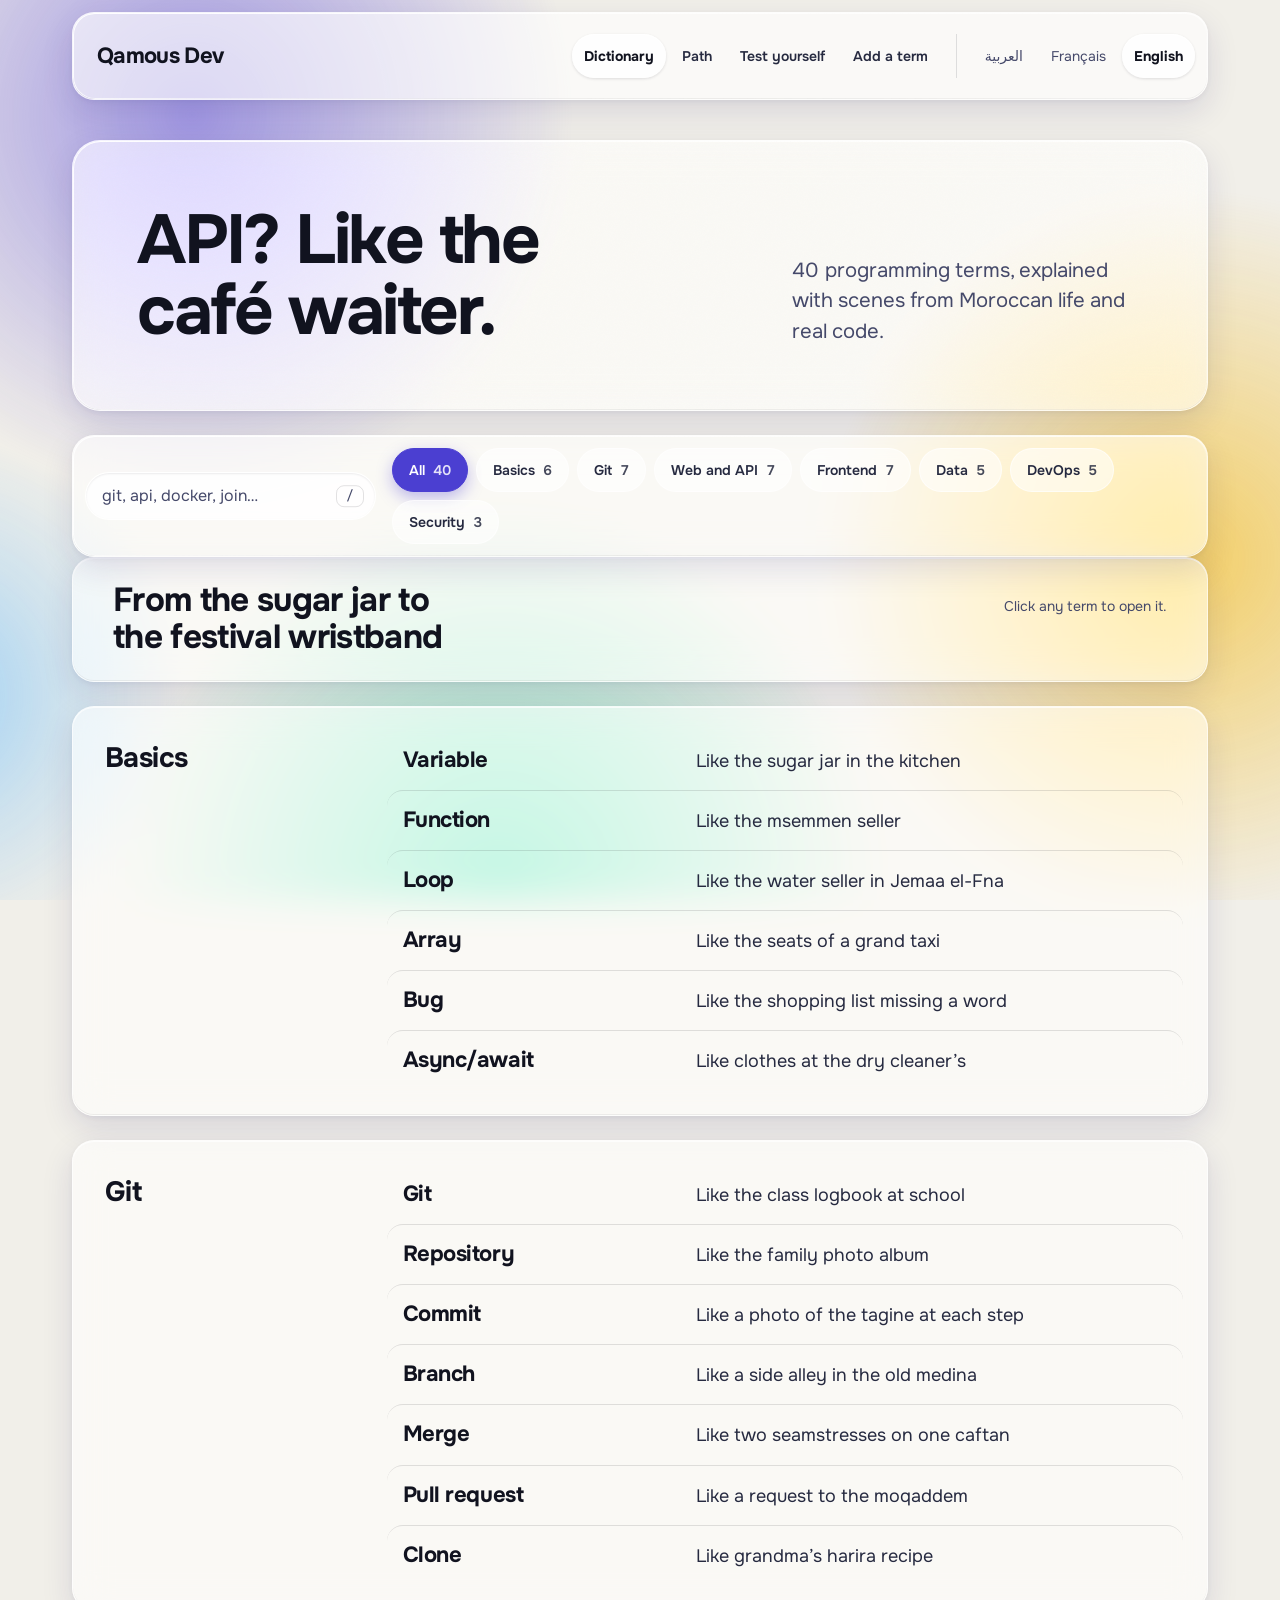
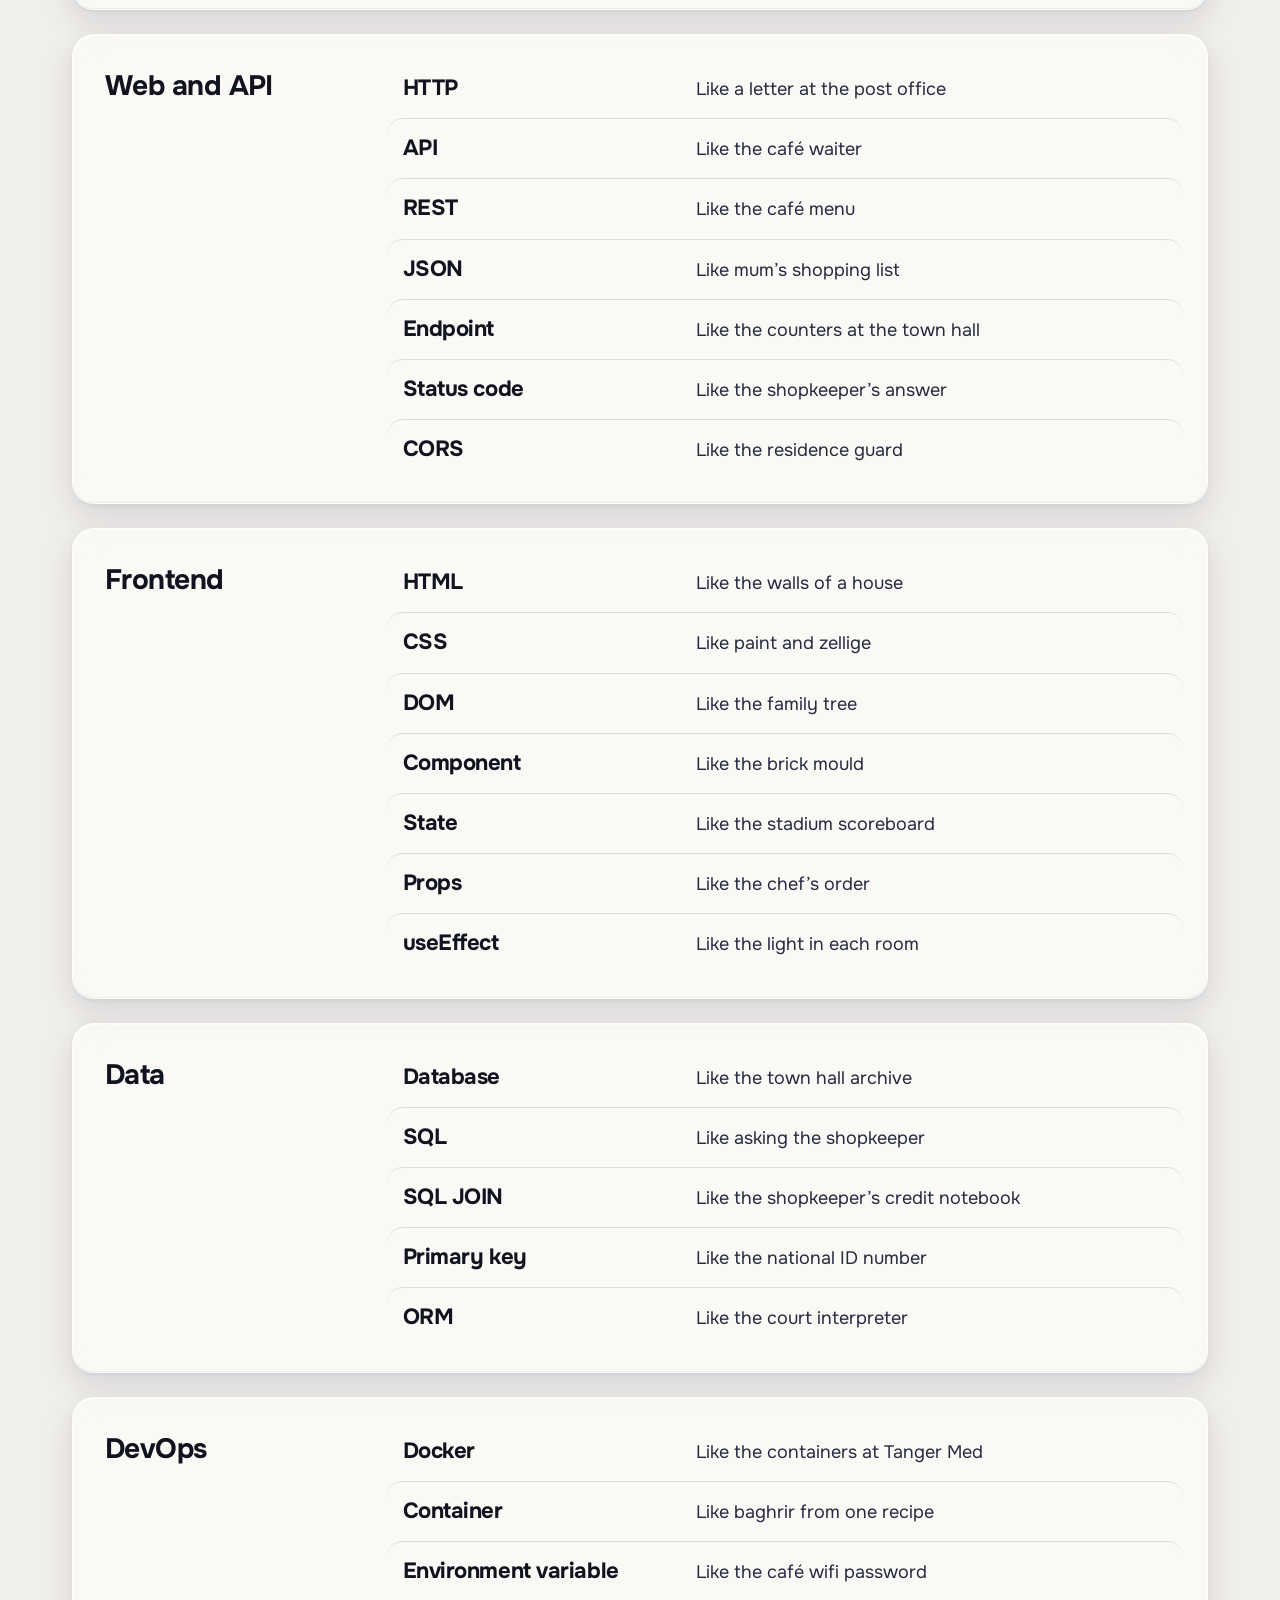
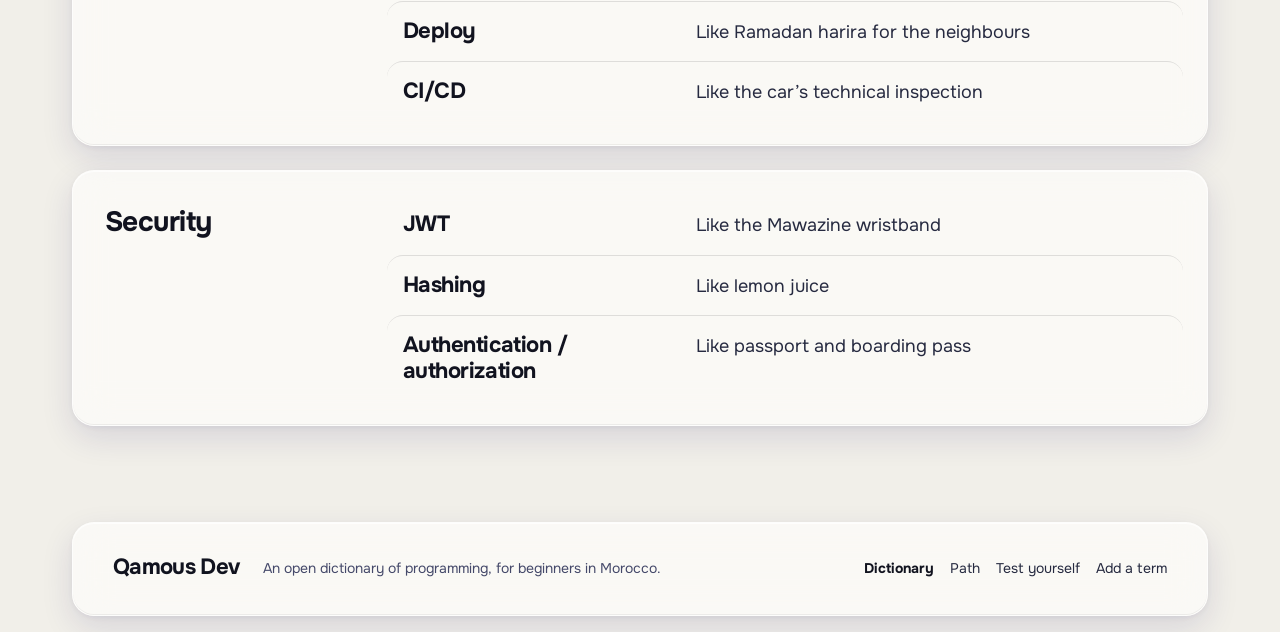
<file: en/index.html>
<!doctype html>
<html lang="en" dir="ltr">
<head>
  <meta charset="utf-8">
  <meta name="viewport" content="width=device-width, initial-scale=1">
  <title>Qamous Dev, programming explained through Moroccan life</title>
  <meta name="description" content="40 programming concepts (Git, API, Docker, JWT, React, SQL JOIN), explained with scenes from Moroccan life and small code examples.">
  <link rel="canonical" href="https://elfarisssaid19.github.io/qamous-dev/en/">
  <link rel="alternate" hreflang="ar" href="https://elfarisssaid19.github.io/qamous-dev/ar/">
  <link rel="alternate" hreflang="fr" href="https://elfarisssaid19.github.io/qamous-dev/fr/">
  <link rel="alternate" hreflang="en" href="https://elfarisssaid19.github.io/qamous-dev/en/">
  <link rel="alternate" hreflang="x-default" href="https://elfarisssaid19.github.io/qamous-dev/">
  <meta property="og:site_name" content="Qamous Dev">
  <meta property="og:type" content="website">
  <meta property="og:title" content="Qamous Dev, programming explained through Moroccan life">
  <meta property="og:description" content="40 programming concepts (Git, API, Docker, JWT, React, SQL JOIN), explained with scenes from Moroccan life and small code examples.">
  <meta property="og:url" content="https://elfarisssaid19.github.io/qamous-dev/en/">
  <meta property="og:locale" content="en_US">
  <meta property="og:locale:alternate" content="ar_MA">
  <meta property="og:locale:alternate" content="fr_MA">
  <meta name="twitter:card" content="summary">
  <meta name="color-scheme" content="light dark">
  <meta name="theme-color" content="#f1efe9" media="(prefers-color-scheme: light)">
  <meta name="theme-color" content="#0a0c18" media="(prefers-color-scheme: dark)">
  <link rel="preconnect" href="https://fonts.googleapis.com">
  <link rel="preconnect" href="https://fonts.gstatic.com" crossorigin>
  <link href="https://fonts.googleapis.com/css2?family=JetBrains+Mono:wght@400&family=Onest:wght@400;600;700&display=swap" rel="stylesheet">
  <link rel="icon" href="../favicon.svg" type="image/svg+xml">
  <link rel="stylesheet" href="../css/style.css">
  <script>document.documentElement.classList.add('js');</script>
  <script>
    (function () {
      var order = ['index', 'path', 'quiz', 'contribute'];
      function where(u) {
        try { var parts = new URL(u, location.href).pathname.split('/'); return { tab: order.indexOf((parts.pop() || 'index').replace('.html', '')), lang: parts.pop() }; } catch (e) { return null; }
      }
      function direction(from, to) {
        var a = where(from), b = where(to);
        if (!a || !b || a.tab < 0 || b.tab < 0 || a.tab === b.tab || a.lang !== b.lang) return null;
        return b.tab > a.tab ? 'forward' : 'backward';
      }
      addEventListener('pageswap', function (e) {
        if (!e.viewTransition || !e.activation || !e.activation.entry) return;
        var d = direction(location.href, e.activation.entry.url);
        if (d) e.viewTransition.types.add(d);
      });
      addEventListener('pagereveal', function (e) {
        if (!e.viewTransition || !window.navigation || !navigation.activation || !navigation.activation.from) return;
        var d = direction(navigation.activation.from.url, location.href);
        if (d) e.viewTransition.types.add(d);
      });
    })();
  </script>
</head>
<body class="page-dict">
  <a class="skip" href="#main">Skip to content</a>
  <div class="scroll-progress" aria-hidden="true"></div>
  <div class="backdrop" aria-hidden="true">
    <span class="blob blob--majorelle"></span>
    <span class="blob blob--saffron"></span>
    <span class="blob blob--mint"></span>
    <span class="blob blob--sky"></span>
  </div>

  <header class="site-header">
    <nav class="nav container" aria-label="Main menu">
      <a class="wordmark" href="./" aria-label="Qamous Dev, dictionary" dir="ltr">Qamous Dev</a>
      <div class="nav__rows">
        <ul class="nav__links">
          <li><a href="./" aria-current="page"><span>Dictionary</span></a></li>
          <li><a href="path.html"><span>Path</span></a></li>
          <li><a href="quiz.html"><span>Test yourself</span></a></li>
          <li><a href="contribute.html"><span>Add a term</span></a></li>
        </ul>
        <ul class="langs" aria-label="Language">
          <li><a href="../ar/" hreflang="ar" lang="ar" dir="rtl">العربية</a></li>
          <li><a href="../fr/" hreflang="fr" lang="fr" dir="ltr">Français</a></li>
          <li><a href="../en/" hreflang="en" lang="en" dir="ltr" aria-current="page">English</a></li>
        </ul>
      </div>
    </nav>
  </header>

  <main id="main">
    <div class="container">
      <div class="hero" data-reveal>
        <h1 class="hero__head" style="--n:5"><span class="word" style="--i:0">API?</span> <span class="word" style="--i:1">Like</span> <span class="word" style="--i:2">the</span> <span class="word" style="--i:3">café</span> <span class="word" style="--i:4">waiter.</span></h1>
        <p class="hero__lede"><span class="count" data-count="40">40</span> programming terms, explained with scenes from Moroccan life and real code.</p>
      </div>
    </div>
    <div class="lookup">
      <div class="toolbar">
        <div class="toolbar__inner container">
          <form class="search" role="search" action="./">
            <label class="search__label" for="q">Search for a term</label>
            <div class="search__field">
              <input id="q" name="q" type="search" autocomplete="off" spellcheck="false" placeholder="git, api, docker, join…" aria-keyshortcuts="/" aria-describedby="status">
              <kbd class="search__key" aria-hidden="true">/</kbd>
            </div>
          </form>
          <fieldset class="chips" data-lenis-prevent>
            <legend class="visually-hidden">Topic</legend>
            <input type="radio" name="cat" id="cat-all" value="" checked><label for="cat-all">All <span class="chip__n count" data-count="40">40</span></label>
            <input type="radio" name="cat" id="cat-basics" value="basics"><label for="cat-basics">Basics <span class="chip__n count" data-count="6">6</span></label>
            <input type="radio" name="cat" id="cat-git" value="git"><label for="cat-git">Git <span class="chip__n count" data-count="7">7</span></label>
            <input type="radio" name="cat" id="cat-web" value="web"><label for="cat-web">Web and API <span class="chip__n count" data-count="7">7</span></label>
            <input type="radio" name="cat" id="cat-front" value="front"><label for="cat-front">Frontend <span class="chip__n count" data-count="7">7</span></label>
            <input type="radio" name="cat" id="cat-data" value="data"><label for="cat-data">Data <span class="chip__n count" data-count="5">5</span></label>
            <input type="radio" name="cat" id="cat-devops" value="devops"><label for="cat-devops">DevOps <span class="chip__n count" data-count="5">5</span></label>
            <input type="radio" name="cat" id="cat-security" value="security"><label for="cat-security">Security <span class="chip__n count" data-count="3">3</span></label>
          </fieldset>
        </div>
      </div>

      <section class="qamous container" id="dictionary" aria-labelledby="dictionary-head">
        <div class="qamous__top" data-reveal>
          <h2 class="qamous__head" id="dictionary-head"><span class="slide"><span>From the sugar jar to the festival wristband</span></span></h2>
          <p class="qamous__status" id="status" role="status">Click any term to open it.</p>
        </div>

        <div class="empty" id="empty" hidden>
          <p class="empty__head" id="empty-head"></p>
          <p>Try the French name, such as fusion or jointure.</p>
          <button class="btn btn--quiet" type="button" id="clear">Clear the search</button>
        </div>

      <section class="group" data-group="basics" aria-labelledby="g-basics">
        <h3 class="group__head" id="g-basics">Basics</h3>
        <details class="entry" id="variable" data-cat="basics" data-terms="Variable var let const Variable the sugar jar in the kitchen" data-reveal>
          <summary>
            <span class="entry__term">Variable<span class="check" hidden><svg width="18" height="18" viewBox="0 0 24 24" fill="none" stroke="currentColor" stroke-width="2" stroke-linecap="round" stroke-linejoin="round" aria-hidden="true"><path d="M20 6 9 17l-5-5"/></svg><span class="visually-hidden">Got it</span></span></span>
            <span class="entry__scene">Like the sugar jar in the kitchen</span>
          </summary>
          <div class="entry__body">
            <div class="entry__words">
              <p class="entry__like">Like the sugar jar in the kitchen: the label says “sugar”, and when it runs out you refill it. The name stays, the contents change.</p>
              <p class="entry__text">A variable is a named place in memory that holds a value, so you can use it again later. You can change its value whenever you need to.</p>
              <label class="got"><input type="checkbox" data-got="variable"> Got it</label>
            </div>
            <figure class="code" dir="ltr">
              <figcaption>JavaScript</figcaption>
              <button class="code__copy" type="button">Copy</button>
              <pre tabindex="0" data-lenis-prevent><code>let price = 5;       <span class="c">// mint tea: 5 dirhams</span>
price = 6;           <span class="c">// the price went up</span>
console.log(price);  <span class="c">// 6</span></code></pre>
            </figure>
          </div>
        </details>
        <details class="entry" id="function" data-cat="basics" data-terms="Function fonction method methode Function the msemmen seller" data-reveal>
          <summary>
            <span class="entry__term">Function<span class="check" hidden><svg width="18" height="18" viewBox="0 0 24 24" fill="none" stroke="currentColor" stroke-width="2" stroke-linecap="round" stroke-linejoin="round" aria-hidden="true"><path d="M20 6 9 17l-5-5"/></svg><span class="visually-hidden">Got it</span></span></span>
            <span class="entry__scene">Like the msemmen seller</span>
          </summary>
          <div class="entry__body">
            <div class="entry__words">
              <p class="entry__like">Like the msemmen seller at the souk: you hand over the dough (the input) and get back a msemmen (the output). You don’t need to know how she makes it.</p>
              <p class="entry__text">A function is a named set of instructions. You write it once, then call it as many times as you like, with different values.</p>
              <label class="got"><input type="checkbox" data-got="function"> Got it</label>
            </div>
            <figure class="code" dir="ltr">
              <figcaption>JavaScript</figcaption>
              <button class="code__copy" type="button">Copy</button>
              <pre tabindex="0" data-lenis-prevent><code>function add(a, b) {
  return a + b;
}

add(2, 3);  <span class="c">// 5</span></code></pre>
            </figure>
          </div>
        </details>
        <details class="entry" id="loop" data-cat="basics" data-terms="Loop boucle for while Loop the water seller in Jemaa el-Fna" data-reveal>
          <summary>
            <span class="entry__term">Loop<span class="check" hidden><svg width="18" height="18" viewBox="0 0 24 24" fill="none" stroke="currentColor" stroke-width="2" stroke-linecap="round" stroke-linejoin="round" aria-hidden="true"><path d="M20 6 9 17l-5-5"/></svg><span class="visually-hidden">Got it</span></span></span>
            <span class="entry__scene">Like the water seller in Jemaa el-Fna</span>
          </summary>
          <div class="entry__body">
            <div class="entry__words">
              <p class="entry__like">Like the water seller in Jemaa el-Fna: he goes from person to person, pours each one a cup, and stops when the waterskin is empty.</p>
              <p class="entry__text">A loop repeats the same work many times without rewriting the code. It stops when the items run out or a condition turns false.</p>
              <label class="got"><input type="checkbox" data-got="loop"> Got it</label>
            </div>
            <figure class="code" dir="ltr">
              <figcaption>JavaScript</figcaption>
              <button class="code__copy" type="button">Copy</button>
              <pre tabindex="0" data-lenis-prevent><code>const notes = [10, 20, 50];

for (const note of notes) {
  console.log(note + " dh");
}</code></pre>
            </figure>
          </div>
        </details>
        <details class="entry" id="array" data-cat="basics" data-terms="Array tableau liste list index Array the seats of a grand taxi" data-reveal>
          <summary>
            <span class="entry__term">Array<span class="check" hidden><svg width="18" height="18" viewBox="0 0 24 24" fill="none" stroke="currentColor" stroke-width="2" stroke-linecap="round" stroke-linejoin="round" aria-hidden="true"><path d="M20 6 9 17l-5-5"/></svg><span class="visually-hidden">Got it</span></span></span>
            <span class="entry__scene">Like the seats of a grand taxi</span>
          </summary>
          <div class="entry__body">
            <div class="entry__words">
              <p class="entry__like">Like the seats of a grand taxi: every seat has a number, and the first one, next to the driver, is seat 0.</p>
              <p class="entry__text">An array is an ordered list of values in a single variable, each with a number (its index). The index starts at 0, not 1.</p>
              <label class="got"><input type="checkbox" data-got="array"> Got it</label>
            </div>
            <figure class="code" dir="ltr">
              <figcaption>JavaScript</figcaption>
              <button class="code__copy" type="button">Copy</button>
              <pre tabindex="0" data-lenis-prevent><code>const veggies = ["tomato", "potato", "carrot"];

veggies[0];       <span class="c">// "tomato"</span>
veggies.length;   <span class="c">// 3</span></code></pre>
            </figure>
          </div>
        </details>
        <details class="entry" id="bug" data-cat="basics" data-terms="Bug debug debugging erreur error Bug the shopping list missing a word" data-reveal>
          <summary>
            <span class="entry__term">Bug<span class="check" hidden><svg width="18" height="18" viewBox="0 0 24 24" fill="none" stroke="currentColor" stroke-width="2" stroke-linecap="round" stroke-linejoin="round" aria-hidden="true"><path d="M20 6 9 17l-5-5"/></svg><span class="visually-hidden">Got it</span></span></span>
            <span class="entry__scene">Like the shopping list missing a word</span>
          </summary>
          <div class="entry__body">
            <div class="entry__words">
              <p class="entry__like">Like sending someone to the corner shop with a list that says “2 potatoes” when you meant 2 kilos: they come back with two potatoes. They did what you wrote, not what you meant.</p>
              <p class="entry__text">A bug is a mistake in the code that makes the program do something you didn’t expect. Debugging is the work of finding its cause and fixing it.</p>
              <label class="got"><input type="checkbox" data-got="bug"> Got it</label>
            </div>
            <figure class="code" dir="ltr">
              <figcaption>JavaScript</figcaption>
              <button class="code__copy" type="button">Copy</button>
              <pre tabindex="0" data-lenis-prevent><code>const total = "10" + 5;
console.log(total);  <span class="c">// "105", not 15</span>

<span class="c">// fix: Number("10") + 5</span></code></pre>
            </figure>
          </div>
        </details>
        <details class="entry" id="async-await" data-cat="basics" data-terms="Async/await async await promise asynchrone Async/await clothes at the dry cleaner's" data-reveal>
          <summary>
            <span class="entry__term">Async/await<span class="check" hidden><svg width="18" height="18" viewBox="0 0 24 24" fill="none" stroke="currentColor" stroke-width="2" stroke-linecap="round" stroke-linejoin="round" aria-hidden="true"><path d="M20 6 9 17l-5-5"/></svg><span class="visually-hidden">Got it</span></span></span>
            <span class="entry__scene">Like clothes at the dry cleaner’s</span>
          </summary>
          <div class="entry__body">
            <div class="entry__words">
              <p class="entry__like">Like leaving your clothes at the dry cleaner’s: you don’t sit there waiting. You go and do something else, and they call you when it’s ready.</p>
              <p class="entry__text">Async/await lets you wait for something slow (such as a server response) without freezing the whole program. “await” means: pause here until the result arrives.</p>
              <label class="got"><input type="checkbox" data-got="async-await"> Got it</label>
            </div>
            <figure class="code" dir="ltr">
              <figcaption>JavaScript</figcaption>
              <button class="code__copy" type="button">Copy</button>
              <pre tabindex="0" data-lenis-prevent><code>async function getMenu() {
  const res = await fetch("/api/menu");
  const data = await res.json();
  return data;
}</code></pre>
            </figure>
          </div>
        </details>
      </section>
      <section class="group" data-group="git" aria-labelledby="g-git">
        <h3 class="group__head" id="g-git">Git</h3>
        <details class="entry" id="git" data-cat="git" data-terms="Git version control versioning Git the class logbook at school" data-reveal>
          <summary>
            <span class="entry__term">Git<span class="check" hidden><svg width="18" height="18" viewBox="0 0 24 24" fill="none" stroke="currentColor" stroke-width="2" stroke-linecap="round" stroke-linejoin="round" aria-hidden="true"><path d="M20 6 9 17l-5-5"/></svg><span class="visually-hidden">Got it</span></span></span>
            <span class="entry__scene">Like the class logbook at school</span>
          </summary>
          <div class="entry__body">
            <div class="entry__words">
              <p class="entry__like">Like the class logbook at school: every lesson is written down with its date. Miss a week, open the logbook, and you know exactly where the class stopped.</p>
              <p class="entry__text">Git is a tool that records every change you make to your code. You can go back to any earlier version and work with others on the same project without overwriting each other’s work.</p>
              <label class="got"><input type="checkbox" data-got="git"> Got it</label>
            </div>
            <figure class="code" dir="ltr">
              <figcaption>Terminal</figcaption>
              <button class="code__copy" type="button">Copy</button>
              <pre tabindex="0" data-lenis-prevent><code>git init
git status
git log --oneline</code></pre>
            </figure>
          </div>
        </details>
        <details class="entry" id="repository" data-cat="git" data-terms="Repository repo depot github gitlab Repository the family photo album" data-reveal>
          <summary>
            <span class="entry__term">Repository<span class="check" hidden><svg width="18" height="18" viewBox="0 0 24 24" fill="none" stroke="currentColor" stroke-width="2" stroke-linecap="round" stroke-linejoin="round" aria-hidden="true"><path d="M20 6 9 17l-5-5"/></svg><span class="visually-hidden">Got it</span></span></span>
            <span class="entry__scene">Like the family photo album</span>
          </summary>
          <div class="entry__body">
            <div class="entry__words">
              <p class="entry__like">Like the family photo album: it holds today’s photos and old ones, all in order, and anyone in the family can keep their own copy.</p>
              <p class="entry__text">A repository (repo) is the project folder together with the full history Git keeps for it. There is a local repo on your computer and a remote one on GitHub or GitLab.</p>
              <label class="got"><input type="checkbox" data-got="repository"> Got it</label>
            </div>
            <figure class="code" dir="ltr">
              <figcaption>Terminal</figcaption>
              <button class="code__copy" type="button">Copy</button>
              <pre tabindex="0" data-lenis-prevent><code>mkdir my-project &amp;&amp; cd my-project
git init
git remote add origin https://github.com/user/my-project.git</code></pre>
            </figure>
          </div>
        </details>
        <details class="entry" id="commit" data-cat="git" data-terms="Commit git commit snapshot Commit a photo of the tagine at each step" data-reveal>
          <summary>
            <span class="entry__term">Commit<span class="check" hidden><svg width="18" height="18" viewBox="0 0 24 24" fill="none" stroke="currentColor" stroke-width="2" stroke-linecap="round" stroke-linejoin="round" aria-hidden="true"><path d="M20 6 9 17l-5-5"/></svg><span class="visually-hidden">Got it</span></span></span>
            <span class="entry__scene">Like a photo of the tagine at each step</span>
          </summary>
          <div class="entry__body">
            <div class="entry__words">
              <p class="entry__like">Like photographing your mother’s tagine at every stage: vegetables in, meat added, ready to serve. If it burns later, you know where to go back to.</p>
              <p class="entry__text">A commit is a snapshot of your code at a given moment, with a message explaining what changed. Each commit has its own ID, and you can return to it whenever you want.</p>
              <label class="got"><input type="checkbox" data-got="commit"> Got it</label>
            </div>
            <figure class="code" dir="ltr">
              <figcaption>Terminal</figcaption>
              <button class="code__copy" type="button">Copy</button>
              <pre tabindex="0" data-lenis-prevent><code>git add index.html
git commit -m "Add contact page"</code></pre>
            </figure>
          </div>
        </details>
        <details class="entry" id="branch" data-cat="git" data-terms="Branch branche git switch checkout Branch a side alley in the old medina" data-reveal>
          <summary>
            <span class="entry__term">Branch<span class="check" hidden><svg width="18" height="18" viewBox="0 0 24 24" fill="none" stroke="currentColor" stroke-width="2" stroke-linecap="round" stroke-linejoin="round" aria-hidden="true"><path d="M20 6 9 17l-5-5"/></svg><span class="visually-hidden">Got it</span></span></span>
            <span class="entry__scene">Like a side alley in the old medina</span>
          </summary>
          <div class="entry__body">
            <div class="entry__words">
              <p class="entry__like">Like a side alley in the old medina: you leave the main street, wander down the alley, then come back to the same street. The main street hasn’t changed.</p>
              <p class="entry__text">A branch is a separate line of work, apart from the main code (main). You try a new feature on it without breaking the version that works.</p>
              <label class="got"><input type="checkbox" data-got="branch"> Got it</label>
            </div>
            <figure class="code" dir="ltr">
              <figcaption>Terminal</figcaption>
              <button class="code__copy" type="button">Copy</button>
              <pre tabindex="0" data-lenis-prevent><code>git switch -c feature/login
<span class="c"># ... work and commit ...</span>
git switch main</code></pre>
            </figure>
          </div>
        </details>
        <details class="entry" id="merge" data-cat="git" data-terms="Merge fusion conflict conflit rebase Merge two seamstresses on one caftan" data-reveal>
          <summary>
            <span class="entry__term">Merge<span class="check" hidden><svg width="18" height="18" viewBox="0 0 24 24" fill="none" stroke="currentColor" stroke-width="2" stroke-linecap="round" stroke-linejoin="round" aria-hidden="true"><path d="M20 6 9 17l-5-5"/></svg><span class="visually-hidden">Got it</span></span></span>
            <span class="entry__scene">Like two seamstresses on one caftan</span>
          </summary>
          <div class="entry__body">
            <div class="entry__words">
              <p class="entry__like">Like two seamstresses working on the same caftan: one does the sleeves, the other the front, and at the end the pieces are joined. If both stitched the same spot, someone has to decide.</p>
              <p class="entry__text">Merge brings the work of one branch into another. If both sides changed the same lines, Git stops and asks you to choose (a merge conflict).</p>
              <label class="got"><input type="checkbox" data-got="merge"> Got it</label>
            </div>
            <figure class="code" dir="ltr">
              <figcaption>Terminal</figcaption>
              <button class="code__copy" type="button">Copy</button>
              <pre tabindex="0" data-lenis-prevent><code>git switch main
git merge feature/login</code></pre>
            </figure>
          </div>
        </details>
        <details class="entry" id="pull-request" data-cat="git" data-terms="Pull request pr merge request mr code review Pull request a request to the moqaddem" data-reveal>
          <summary>
            <span class="entry__term">Pull request<span class="check" hidden><svg width="18" height="18" viewBox="0 0 24 24" fill="none" stroke="currentColor" stroke-width="2" stroke-linecap="round" stroke-linejoin="round" aria-hidden="true"><path d="M20 6 9 17l-5-5"/></svg><span class="visually-hidden">Got it</span></span></span>
            <span class="entry__scene">Like a request to the moqaddem</span>
          </summary>
          <div class="entry__body">
            <div class="entry__words">
              <p class="entry__like">Like handing a request to the moqaddem, the neighbourhood official: he looks it over, maybe sends it back with corrections, and once everything is in order he signs it.</p>
              <p class="entry__text">A pull request (PR) is a request on GitHub to bring your branch’s work into main. Teammates read the code, leave comments, and then approve it.</p>
              <label class="got"><input type="checkbox" data-got="pull-request"> Got it</label>
            </div>
            <figure class="code" dir="ltr">
              <figcaption>Terminal</figcaption>
              <button class="code__copy" type="button">Copy</button>
              <pre tabindex="0" data-lenis-prevent><code>git push -u origin feature/login
gh pr create --title "Add login"</code></pre>
            </figure>
          </div>
        </details>
        <details class="entry" id="clone" data-cat="git" data-terms="Clone git clone download telecharger fork Clone grandma's harira recipe" data-reveal>
          <summary>
            <span class="entry__term">Clone<span class="check" hidden><svg width="18" height="18" viewBox="0 0 24 24" fill="none" stroke="currentColor" stroke-width="2" stroke-linecap="round" stroke-linejoin="round" aria-hidden="true"><path d="M20 6 9 17l-5-5"/></svg><span class="visually-hidden">Got it</span></span></span>
            <span class="entry__scene">Like grandma’s harira recipe</span>
          </summary>
          <div class="entry__body">
            <div class="entry__words">
              <p class="entry__like">Like copying your grandmother’s harira recipe down to the last detail: now you have your own copy to change as you like, and the original stays with her.</p>
              <p class="entry__text">Clone downloads a full copy of a repo from GitHub to your computer, with its entire history, so you can work on it locally.</p>
              <label class="got"><input type="checkbox" data-got="clone"> Got it</label>
            </div>
            <figure class="code" dir="ltr">
              <figcaption>Terminal</figcaption>
              <button class="code__copy" type="button">Copy</button>
              <pre tabindex="0" data-lenis-prevent><code>git clone https://github.com/user/project.git
cd project</code></pre>
            </figure>
          </div>
        </details>
      </section>
      <section class="group" data-group="web" aria-labelledby="g-web">
        <h3 class="group__head" id="g-web">Web and API</h3>
        <details class="entry" id="http" data-cat="web" data-terms="HTTP https request response get post protocol protocole HTTP a letter at the post office" data-reveal>
          <summary>
            <span class="entry__term">HTTP<span class="check" hidden><svg width="18" height="18" viewBox="0 0 24 24" fill="none" stroke="currentColor" stroke-width="2" stroke-linecap="round" stroke-linejoin="round" aria-hidden="true"><path d="M20 6 9 17l-5-5"/></svg><span class="visually-hidden">Got it</span></span></span>
            <span class="entry__scene">Like a letter at the post office</span>
          </summary>
          <div class="entry__body">
            <div class="entry__words">
              <p class="entry__like">Like a letter at the post office: it carries an address (the URL), a kind of request (GET or POST) and its contents, and the reply comes back in another letter.</p>
              <p class="entry__text">HTTP is the protocol a browser uses to talk to a server. The browser sends a request (GET, POST…), and the server sends back a response with a status code and data.</p>
              <label class="got"><input type="checkbox" data-got="http"> Got it</label>
            </div>
            <figure class="code" dir="ltr">
              <figcaption>HTTP</figcaption>
              <button class="code__copy" type="button">Copy</button>
              <pre tabindex="0" data-lenis-prevent><code>GET /api/terms HTTP/1.1
Host: example.com
Accept: application/json</code></pre>
            </figure>
          </div>
        </details>
        <details class="entry" id="api" data-cat="web" data-terms="API application programming interface interface API the café waiter" data-reveal>
          <summary>
            <span class="entry__term">API<span class="check" hidden><svg width="18" height="18" viewBox="0 0 24 24" fill="none" stroke="currentColor" stroke-width="2" stroke-linecap="round" stroke-linejoin="round" aria-hidden="true"><path d="M20 6 9 17l-5-5"/></svg><span class="visually-hidden">Got it</span></span></span>
            <span class="entry__scene">Like the café waiter</span>
          </summary>
          <div class="entry__body">
            <div class="entry__words">
              <p class="entry__like">Like the waiter in a café: you never go into the kitchen. You tell him “a coffee with milk and a msemmen”, he goes to the kitchen and brings back your order.</p>
              <p class="entry__text">An API is a way for one program to talk to another. It tells you what you can ask for, how to ask, and what you’ll get back, without knowing what happens inside.</p>
              <label class="got"><input type="checkbox" data-got="api"> Got it</label>
            </div>
            <figure class="code" dir="ltr">
              <figcaption>JavaScript</figcaption>
              <button class="code__copy" type="button">Copy</button>
              <pre tabindex="0" data-lenis-prevent><code>const res = await fetch("https://api.example.com/weather");
const weather = await res.json();

console.log(weather.temperature);</code></pre>
            </figure>
          </div>
        </details>
        <details class="entry" id="rest" data-cat="web" data-terms="REST restful api crud get post put delete REST the café menu" data-reveal>
          <summary>
            <span class="entry__term">REST<span class="check" hidden><svg width="18" height="18" viewBox="0 0 24 24" fill="none" stroke="currentColor" stroke-width="2" stroke-linecap="round" stroke-linejoin="round" aria-hidden="true"><path d="M20 6 9 17l-5-5"/></svg><span class="visually-hidden">Got it</span></span></span>
            <span class="entry__scene">Like the café menu</span>
          </summary>
          <div class="entry__body">
            <div class="entry__words">
              <p class="entry__like">Like a café menu: every item has a name (tea, coffee, juice), and there are only a few known actions: order, add, change, cancel.</p>
              <p class="entry__text">REST is a common way to design an API: every thing has a URL (a resource), and you use HTTP verbs on it: GET to read, POST to add, PUT to update, DELETE to remove.</p>
              <label class="got"><input type="checkbox" data-got="rest"> Got it</label>
            </div>
            <figure class="code" dir="ltr">
              <figcaption>HTTP</figcaption>
              <button class="code__copy" type="button">Copy</button>
              <pre tabindex="0" data-lenis-prevent><code>GET    /terms       <span class="c"># get all</span>
GET    /terms/42    <span class="c"># get one</span>
POST   /terms       <span class="c"># add one</span>
DELETE /terms/42    <span class="c"># delete it</span></code></pre>
            </figure>
          </div>
        </details>
        <details class="entry" id="json" data-cat="web" data-terms="JSON javascript object notation format data objet JSON mum's shopping list" data-reveal>
          <summary>
            <span class="entry__term">JSON<span class="check" hidden><svg width="18" height="18" viewBox="0 0 24 24" fill="none" stroke="currentColor" stroke-width="2" stroke-linecap="round" stroke-linejoin="round" aria-hidden="true"><path d="M20 6 9 17l-5-5"/></svg><span class="visually-hidden">Got it</span></span></span>
            <span class="entry__scene">Like mum’s shopping list</span>
          </summary>
          <div class="entry__body">
            <div class="entry__words">
              <p class="entry__like">Like the shopping list your mother writes for you: bread 4, tea 1, sugar 2 kilos. Every item with its name and how much.</p>
              <p class="entry__text">JSON is a text format that organises data as keys and values (key: value). It’s easy for people to read and for machines to parse, which is why almost every API uses it.</p>
              <label class="got"><input type="checkbox" data-got="json"> Got it</label>
            </div>
            <figure class="code" dir="ltr">
              <figcaption>JSON</figcaption>
              <button class="code__copy" type="button">Copy</button>
              <pre tabindex="0" data-lenis-prevent><code>{
  "bread": 4,
  "tea": 1,
  "sugar_kg": 2,
  "paid": false
}</code></pre>
            </figure>
          </div>
        </details>
        <details class="entry" id="endpoint" data-cat="web" data-terms="Endpoint route url api Endpoint the counters at the town hall" data-reveal>
          <summary>
            <span class="entry__term">Endpoint<span class="check" hidden><svg width="18" height="18" viewBox="0 0 24 24" fill="none" stroke="currentColor" stroke-width="2" stroke-linecap="round" stroke-linejoin="round" aria-hidden="true"><path d="M20 6 9 17l-5-5"/></svg><span class="visually-hidden">Got it</span></span></span>
            <span class="entry__scene">Like the counters at the town hall</span>
          </summary>
          <div class="entry__body">
            <div class="entry__words">
              <p class="entry__like">Like the counters at the local administration office: one for the national ID card, one for civil records. Each does one job, and you need the right one.</p>
              <p class="entry__text">An endpoint is a specific URL in an API that does one job. Each endpoint has a method (GET, POST…) and returns specific data.</p>
              <label class="got"><input type="checkbox" data-got="endpoint"> Got it</label>
            </div>
            <figure class="code" dir="ltr">
              <figcaption>JavaScript</figcaption>
              <button class="code__copy" type="button">Copy</button>
              <pre tabindex="0" data-lenis-prevent><code>app.get("/api/terms/:id", (req, res) =&gt; {
  res.json(terms[req.params.id]);
});</code></pre>
            </figure>
          </div>
        </details>
        <details class="entry" id="status-code" data-cat="web" data-terms="Status code 200 404 500 401 403 http error erreur Status code the shopkeeper's answer" data-reveal>
          <summary>
            <span class="entry__term">Status code<span class="check" hidden><svg width="18" height="18" viewBox="0 0 24 24" fill="none" stroke="currentColor" stroke-width="2" stroke-linecap="round" stroke-linejoin="round" aria-hidden="true"><path d="M20 6 9 17l-5-5"/></svg><span class="visually-hidden">Got it</span></span></span>
            <span class="entry__scene">Like the shopkeeper’s answer</span>
          </summary>
          <div class="entry__body">
            <div class="entry__words">
              <p class="entry__like">Like the corner shopkeeper’s answers: 200 “here you go”, 404 “we don’t have it”, 401 “pay first”, 500 “the fridge broke”, and that problem is his, not yours.</p>
              <p class="entry__text">A status code is a number the server returns with every response to tell you what happened: 200 all good, 404 not found, 500 a server error.</p>
              <label class="got"><input type="checkbox" data-got="status-code"> Got it</label>
            </div>
            <figure class="code" dir="ltr">
              <figcaption>JavaScript</figcaption>
              <button class="code__copy" type="button">Copy</button>
              <pre tabindex="0" data-lenis-prevent><code>const res = await fetch("/api/terms/999");

if (res.status === 404) {
  console.log("This term does not exist");
}</code></pre>
            </figure>
          </div>
        </details>
        <details class="entry" id="cors" data-cat="web" data-terms="CORS cross origin access-control-allow-origin CORS the residence guard" data-reveal>
          <summary>
            <span class="entry__term">CORS<span class="check" hidden><svg width="18" height="18" viewBox="0 0 24 24" fill="none" stroke="currentColor" stroke-width="2" stroke-linecap="round" stroke-linejoin="round" aria-hidden="true"><path d="M20 6 9 17l-5-5"/></svg><span class="visually-hidden">Got it</span></span></span>
            <span class="entry__scene">Like the residence guard</span>
          </summary>
          <div class="entry__body">
            <div class="entry__words">
              <p class="entry__like">Like the guard at a residence gate: he doesn’t let just anyone in. A resident has to tell him “this person is with me”.</p>
              <p class="entry__text">CORS is a browser rule that blocks a site from fetching data from another domain, unless that domain’s server allows it with the Access-Control-Allow-Origin header.</p>
              <label class="got"><input type="checkbox" data-got="cors"> Got it</label>
            </div>
            <figure class="code" dir="ltr">
              <figcaption>JavaScript</figcaption>
              <button class="code__copy" type="button">Copy</button>
              <pre tabindex="0" data-lenis-prevent><code><span class="c">// on the server (Express)</span>
res.set("Access-Control-Allow-Origin", "https://example.com");</code></pre>
            </figure>
          </div>
        </details>
      </section>
      <section class="group" data-group="front" aria-labelledby="g-front">
        <h3 class="group__head" id="g-front">Frontend</h3>
        <details class="entry" id="html" data-cat="front" data-terms="HTML balise tag page web markup HTML the walls of a house" data-reveal>
          <summary>
            <span class="entry__term">HTML<span class="check" hidden><svg width="18" height="18" viewBox="0 0 24 24" fill="none" stroke="currentColor" stroke-width="2" stroke-linecap="round" stroke-linejoin="round" aria-hidden="true"><path d="M20 6 9 17l-5-5"/></svg><span class="visually-hidden">Got it</span></span></span>
            <span class="entry__scene">Like the walls of a house</span>
          </summary>
          <div class="entry__body">
            <div class="entry__words">
              <p class="entry__like">Like building a house: walls, doors and a roof. It isn’t painted or furnished yet, but the house is standing.</p>
              <p class="entry__text">HTML is the language that builds the structure of a web page: headings, paragraphs, images, buttons. Everything sits inside a tag.</p>
              <label class="got"><input type="checkbox" data-got="html"> Got it</label>
            </div>
            <figure class="code" dir="ltr">
              <figcaption>HTML</figcaption>
              <button class="code__copy" type="button">Copy</button>
              <pre tabindex="0" data-lenis-prevent><code>&lt;h1&gt;Welcome&lt;/h1&gt;
&lt;p&gt;My first website.&lt;/p&gt;
&lt;button&gt;Click here&lt;/button&gt;</code></pre>
            </figure>
          </div>
        </details>
        <details class="entry" id="css" data-cat="front" data-terms="CSS style design flexbox grid CSS paint and zellige" data-reveal>
          <summary>
            <span class="entry__term">CSS<span class="check" hidden><svg width="18" height="18" viewBox="0 0 24 24" fill="none" stroke="currentColor" stroke-width="2" stroke-linecap="round" stroke-linejoin="round" aria-hidden="true"><path d="M20 6 9 17l-5-5"/></svg><span class="visually-hidden">Got it</span></span></span>
            <span class="entry__scene">Like paint and zellige</span>
          </summary>
          <div class="entry__body">
            <div class="entry__words">
              <p class="entry__like">If HTML is the structure of the house, CSS is the paint, the zellige and the furniture. Same house, but everyone decorates it to their taste.</p>
              <p class="entry__text">CSS is the language that styles HTML: colours, fonts, spacing, and how the page looks on a phone or a computer.</p>
              <label class="got"><input type="checkbox" data-got="css"> Got it</label>
            </div>
            <figure class="code" dir="ltr">
              <figcaption>CSS</figcaption>
              <button class="code__copy" type="button">Copy</button>
              <pre tabindex="0" data-lenis-prevent><code>h1 {
  font-size: 2rem;
  text-align: center;
}</code></pre>
            </figure>
          </div>
        </details>
        <details class="entry" id="dom" data-cat="front" data-terms="DOM document object model queryselector element DOM the family tree" data-reveal>
          <summary>
            <span class="entry__term">DOM<span class="check" hidden><svg width="18" height="18" viewBox="0 0 24 24" fill="none" stroke="currentColor" stroke-width="2" stroke-linecap="round" stroke-linejoin="round" aria-hidden="true"><path d="M20 6 9 17l-5-5"/></svg><span class="visually-hidden">Got it</span></span></span>
            <span class="entry__scene">Like the family tree</span>
          </summary>
          <div class="entry__body">
            <div class="entry__words">
              <p class="entry__like">Like a family tree: grandparents, then their children, then the grandchildren. To change someone, you find them by their place in the tree.</p>
              <p class="entry__text">The DOM is the browser’s in-memory picture of an HTML page, shaped like a tree of elements. JavaScript works on the DOM to change what’s on screen without reloading the page.</p>
              <label class="got"><input type="checkbox" data-got="dom"> Got it</label>
            </div>
            <figure class="code" dir="ltr">
              <figcaption>JavaScript</figcaption>
              <button class="code__copy" type="button">Copy</button>
              <pre tabindex="0" data-lenis-prevent><code>const title = document.querySelector("h1");
title.textContent = "Hello";</code></pre>
            </figure>
          </div>
        </details>
        <details class="entry" id="component" data-cat="front" data-terms="Component composant react vue jsx Component the brick mould" data-reveal>
          <summary>
            <span class="entry__term">Component<span class="check" hidden><svg width="18" height="18" viewBox="0 0 24 24" fill="none" stroke="currentColor" stroke-width="2" stroke-linecap="round" stroke-linejoin="round" aria-hidden="true"><path d="M20 6 9 17l-5-5"/></svg><span class="visually-hidden">Got it</span></span></span>
            <span class="entry__scene">Like the brick mould</span>
          </summary>
          <div class="entry__body">
            <div class="entry__words">
              <p class="entry__like">Like a brick mould: you don’t shape every brick by hand. You make the mould once and fill it as many times as you need.</p>
              <p class="entry__text">In React, a component is a piece of the interface (a button, a card, a menu) with its own code and style. You build it once and reuse it in many places.</p>
              <label class="got"><input type="checkbox" data-got="component"> Got it</label>
            </div>
            <figure class="code" dir="ltr">
              <figcaption>React</figcaption>
              <button class="code__copy" type="button">Copy</button>
              <pre tabindex="0" data-lenis-prevent><code>function Button({ label }) {
  return &lt;button className="btn"&gt;{label}&lt;/button&gt;;
}

&lt;Button label="Send" /&gt;</code></pre>
            </figure>
          </div>
        </details>
        <details class="entry" id="state" data-cat="front" data-terms="State usestate react etat State the stadium scoreboard" data-reveal>
          <summary>
            <span class="entry__term">State<span class="check" hidden><svg width="18" height="18" viewBox="0 0 24 24" fill="none" stroke="currentColor" stroke-width="2" stroke-linecap="round" stroke-linejoin="round" aria-hidden="true"><path d="M20 6 9 17l-5-5"/></svg><span class="visually-hidden">Got it</span></span></span>
            <span class="entry__scene">Like the stadium scoreboard</span>
          </summary>
          <div class="entry__body">
            <div class="entry__words">
              <p class="entry__like">Like the scoreboard at the stadium: every time a goal goes in, the number changes and the board updates itself. Same match, only the score moved.</p>
              <p class="entry__text">State is data a component keeps and that changes over time (like how many times a button was clicked). When state changes, React redraws the component on its own.</p>
              <label class="got"><input type="checkbox" data-got="state"> Got it</label>
            </div>
            <figure class="code" dir="ltr">
              <figcaption>React</figcaption>
              <button class="code__copy" type="button">Copy</button>
              <pre tabindex="0" data-lenis-prevent><code>const [goals, setGoals] = useState(0);

&lt;button onClick={() =&gt; setGoals(goals + 1)}&gt;
  Goals: {goals}
&lt;/button&gt;</code></pre>
            </figure>
          </div>
        </details>
        <details class="entry" id="props" data-cat="front" data-terms="Props properties proprietes react parent enfant child Props the chef's order" data-reveal>
          <summary>
            <span class="entry__term">Props<span class="check" hidden><svg width="18" height="18" viewBox="0 0 24 24" fill="none" stroke="currentColor" stroke-width="2" stroke-linecap="round" stroke-linejoin="round" aria-hidden="true"><path d="M20 6 9 17l-5-5"/></svg><span class="visually-hidden">Got it</span></span></span>
            <span class="entry__scene">Like the chef’s order</span>
          </summary>
          <div class="entry__body">
            <div class="entry__words">
              <p class="entry__like">Like the order the chef hands you in a restaurant: “three meat tagines”. You cook what you were told; you don’t change the order.</p>
              <p class="entry__text">Props are the values a parent component passes to a child component. The child reads them but never changes them: if something must change, the parent changes it.</p>
              <label class="got"><input type="checkbox" data-got="props"> Got it</label>
            </div>
            <figure class="code" dir="ltr">
              <figcaption>React</figcaption>
              <button class="code__copy" type="button">Copy</button>
              <pre tabindex="0" data-lenis-prevent><code>function Tagine({ kind, count }) {
  return &lt;p&gt;{count} × {kind}&lt;/p&gt;;
}

&lt;Tagine kind="meat and prunes" count={3} /&gt;</code></pre>
            </figure>
          </div>
        </details>
        <details class="entry" id="useeffect" data-cat="front" data-terms="useEffect hook react effet effect lifecycle useEffect the light in each room" data-reveal>
          <summary>
            <span class="entry__term">useEffect<span class="check" hidden><svg width="18" height="18" viewBox="0 0 24 24" fill="none" stroke="currentColor" stroke-width="2" stroke-linecap="round" stroke-linejoin="round" aria-hidden="true"><path d="M20 6 9 17l-5-5"/></svg><span class="visually-hidden">Got it</span></span></span>
            <span class="entry__scene">Like the light in each room</span>
          </summary>
          <div class="entry__body">
            <div class="entry__words">
              <p class="entry__like">Like switching on the light when you walk into a room: you don’t flick it every minute, only when you change rooms.</p>
              <p class="entry__text">useEffect is a React hook that runs some work after a component appears: fetching data from an API, starting a timer… Its dependency array says when to run it again.</p>
              <label class="got"><input type="checkbox" data-got="useeffect"> Got it</label>
            </div>
            <figure class="code" dir="ltr">
              <figcaption>React</figcaption>
              <button class="code__copy" type="button">Copy</button>
              <pre tabindex="0" data-lenis-prevent><code>useEffect(() =&gt; {
  fetch("/api/terms")
    .then((r) =&gt; r.json())
    .then(setTerms);
}, []);</code></pre>
            </figure>
          </div>
        </details>
      </section>
      <section class="group" data-group="data" aria-labelledby="g-data">
        <h3 class="group__head" id="g-data">Data</h3>
        <details class="entry" id="database" data-cat="data" data-terms="Database base de donnees bdd db postgres mysql Database the town hall archive" data-reveal>
          <summary>
            <span class="entry__term">Database<span class="check" hidden><svg width="18" height="18" viewBox="0 0 24 24" fill="none" stroke="currentColor" stroke-width="2" stroke-linecap="round" stroke-linejoin="round" aria-hidden="true"><path d="M20 6 9 17l-5-5"/></svg><span class="visually-hidden">Got it</span></span></span>
            <span class="entry__scene">Like the town hall archive</span>
          </summary>
          <div class="entry__body">
            <div class="entry__words">
              <p class="entry__like">Like the archive at the town hall: every file in its place with a number, so the clerk finds yours in a minute because everything is in order.</p>
              <p class="entry__text">A database is an organised place to store data so you can read, add, update and delete it quickly, even when there are millions of rows.</p>
              <label class="got"><input type="checkbox" data-got="database"> Got it</label>
            </div>
            <figure class="code" dir="ltr">
              <figcaption>SQL</figcaption>
              <button class="code__copy" type="button">Copy</button>
              <pre tabindex="0" data-lenis-prevent><code>CREATE TABLE terms (
  id       INT PRIMARY KEY,
  name     TEXT,
  category TEXT
);</code></pre>
            </figure>
          </div>
        </details>
        <details class="entry" id="sql" data-cat="data" data-terms="SQL select where query requete SQL asking the shopkeeper" data-reveal>
          <summary>
            <span class="entry__term">SQL<span class="check" hidden><svg width="18" height="18" viewBox="0 0 24 24" fill="none" stroke="currentColor" stroke-width="2" stroke-linecap="round" stroke-linejoin="round" aria-hidden="true"><path d="M20 6 9 17l-5-5"/></svg><span class="visually-hidden">Got it</span></span></span>
            <span class="entry__scene">Like asking the shopkeeper</span>
          </summary>
          <div class="entry__body">
            <div class="entry__words">
              <p class="entry__like">Like telling the shopkeeper: “give me every vegetable under 10 dirhams”. You say what you want; he knows where it is.</p>
              <p class="entry__text">SQL is the language for talking to a relational database: you say what you want (SELECT), from where (FROM) and under which condition (WHERE).</p>
              <label class="got"><input type="checkbox" data-got="sql"> Got it</label>
            </div>
            <figure class="code" dir="ltr">
              <figcaption>SQL</figcaption>
              <button class="code__copy" type="button">Copy</button>
              <pre tabindex="0" data-lenis-prevent><code>SELECT name, price
FROM vegetables
WHERE price &lt; 10
ORDER BY price;</code></pre>
            </figure>
          </div>
        </details>
        <details class="entry" id="sql-join" data-cat="data" data-terms="SQL JOIN join jointure inner join left join SQL JOIN the shopkeeper's credit notebook" data-reveal>
          <summary>
            <span class="entry__term">SQL JOIN<span class="check" hidden><svg width="18" height="18" viewBox="0 0 24 24" fill="none" stroke="currentColor" stroke-width="2" stroke-linecap="round" stroke-linejoin="round" aria-hidden="true"><path d="M20 6 9 17l-5-5"/></svg><span class="visually-hidden">Got it</span></span></span>
            <span class="entry__scene">Like the shopkeeper’s credit notebook</span>
          </summary>
          <div class="entry__body">
            <div class="entry__words">
              <p class="entry__like">Like the corner shopkeeper’s credit notebook: one page lists the neighbours and their house numbers, another lists debts by house number. JOIN puts them together: who owes what.</p>
              <p class="entry__text">JOIN combines the rows of two (or more) tables using a shared column. INNER JOIN keeps only what’s in both; LEFT JOIN keeps everything from the left table.</p>
              <label class="got"><input type="checkbox" data-got="sql-join"> Got it</label>
            </div>
            <figure class="code" dir="ltr">
              <figcaption>SQL</figcaption>
              <button class="code__copy" type="button">Copy</button>
              <pre tabindex="0" data-lenis-prevent><code>SELECT neighbours.name, credit.amount
FROM neighbours
JOIN credit ON credit.house_id = neighbours.house_id;</code></pre>
            </figure>
          </div>
        </details>
        <details class="entry" id="primary-key" data-cat="data" data-terms="Primary key cle primaire id pk unique Primary key the national ID number" data-reveal>
          <summary>
            <span class="entry__term">Primary key<span class="check" hidden><svg width="18" height="18" viewBox="0 0 24 24" fill="none" stroke="currentColor" stroke-width="2" stroke-linecap="round" stroke-linejoin="round" aria-hidden="true"><path d="M20 6 9 17l-5-5"/></svg><span class="visually-hidden">Got it</span></span></span>
            <span class="entry__scene">Like the national ID number</span>
          </summary>
          <div class="entry__body">
            <div class="entry__words">
              <p class="entry__like">Like the national ID card number (CIN): plenty of people are called Mohamed Alaoui, but no two share a CIN. That’s how you know exactly who is who.</p>
              <p class="entry__text">A primary key is a column (or several) that uniquely identifies each row in a table. It can’t repeat and can’t be empty.</p>
              <label class="got"><input type="checkbox" data-got="primary-key"> Got it</label>
            </div>
            <figure class="code" dir="ltr">
              <figcaption>SQL</figcaption>
              <button class="code__copy" type="button">Copy</button>
              <pre tabindex="0" data-lenis-prevent><code>CREATE TABLE neighbours (
  house_id INT PRIMARY KEY,
  name     TEXT NOT NULL
);</code></pre>
            </figure>
          </div>
        </details>
        <details class="entry" id="orm" data-cat="data" data-terms="ORM prisma sequelize typeorm django object relational mapping ORM the court interpreter" data-reveal>
          <summary>
            <span class="entry__term">ORM<span class="check" hidden><svg width="18" height="18" viewBox="0 0 24 24" fill="none" stroke="currentColor" stroke-width="2" stroke-linecap="round" stroke-linejoin="round" aria-hidden="true"><path d="M20 6 9 17l-5-5"/></svg><span class="visually-hidden">Got it</span></span></span>
            <span class="entry__scene">Like the court interpreter</span>
          </summary>
          <div class="entry__body">
            <div class="entry__words">
              <p class="entry__like">Like an interpreter in court: you speak your language, he translates for the judge, and brings the answer back in yours.</p>
              <p class="entry__text">An ORM is a library that lets you work with a database using your language’s objects (JavaScript, Python…) instead of writing SQL by hand. It translates to SQL for you.</p>
              <label class="got"><input type="checkbox" data-got="orm"> Got it</label>
            </div>
            <figure class="code" dir="ltr">
              <figcaption>JavaScript</figcaption>
              <button class="code__copy" type="button">Copy</button>
              <pre tabindex="0" data-lenis-prevent><code>const terms = await prisma.term.findMany({
  where: { category: "Git" },
});</code></pre>
            </figure>
          </div>
        </details>
      </section>
      <section class="group" data-group="devops" aria-labelledby="g-devops">
        <h3 class="group__head" id="g-devops">DevOps</h3>
        <details class="entry" id="docker" data-cat="devops" data-terms="Docker dockerfile image conteneur container Docker the containers at Tanger Med" data-reveal>
          <summary>
            <span class="entry__term">Docker<span class="check" hidden><svg width="18" height="18" viewBox="0 0 24 24" fill="none" stroke="currentColor" stroke-width="2" stroke-linecap="round" stroke-linejoin="round" aria-hidden="true"><path d="M20 6 9 17l-5-5"/></svg><span class="visually-hidden">Got it</span></span></span>
            <span class="entry__scene">Like the containers at Tanger Med</span>
          </summary>
          <div class="entry__body">
            <div class="entry__words">
              <p class="entry__like">Like the containers at the port of Tanger Med: whatever is inside, they all have the same size, are lifted by the same crane and fit on any ship.</p>
              <p class="entry__text">Docker packs your application with everything it needs (Node version, libraries, settings) into a single image. That image runs the same way on any machine.</p>
              <label class="got"><input type="checkbox" data-got="docker"> Got it</label>
            </div>
            <figure class="code" dir="ltr">
              <figcaption>Dockerfile</figcaption>
              <button class="code__copy" type="button">Copy</button>
              <pre tabindex="0" data-lenis-prevent><code>FROM node:20-alpine
WORKDIR /app
COPY . .
RUN npm install
CMD ["node", "server.js"]</code></pre>
            </figure>
          </div>
        </details>
        <details class="entry" id="container" data-cat="devops" data-terms="Container conteneur docker run image Container baghrir from one recipe" data-reveal>
          <summary>
            <span class="entry__term">Container<span class="check" hidden><svg width="18" height="18" viewBox="0 0 24 24" fill="none" stroke="currentColor" stroke-width="2" stroke-linecap="round" stroke-linejoin="round" aria-hidden="true"><path d="M20 6 9 17l-5-5"/></svg><span class="visually-hidden">Got it</span></span></span>
            <span class="entry__scene">Like baghrir from one recipe</span>
          </summary>
          <div class="entry__body">
            <div class="entry__words">
              <p class="entry__like">If the image is the baghrir recipe, a container is the baghrir cooked in front of you. One recipe, as many as you want.</p>
              <p class="entry__text">A container is a running copy of a Docker image. You can start many containers from the same image, each isolated from the others.</p>
              <label class="got"><input type="checkbox" data-got="container"> Got it</label>
            </div>
            <figure class="code" dir="ltr">
              <figcaption>Terminal</figcaption>
              <button class="code__copy" type="button">Copy</button>
              <pre tabindex="0" data-lenis-prevent><code>docker build -t my-app .
docker run -p 3000:3000 my-app
docker ps</code></pre>
            </figure>
          </div>
        </details>
        <details class="entry" id="env-variable" data-cat="devops" data-terms="Environment variable env .env secret config Environment variable the café wifi password" data-reveal>
          <summary>
            <span class="entry__term">Environment variable<span class="check" hidden><svg width="18" height="18" viewBox="0 0 24 24" fill="none" stroke="currentColor" stroke-width="2" stroke-linecap="round" stroke-linejoin="round" aria-hidden="true"><path d="M20 6 9 17l-5-5"/></svg><span class="visually-hidden">Got it</span></span></span>
            <span class="entry__scene">Like the café wifi password</span>
          </summary>
          <div class="entry__body">
            <div class="entry__words">
              <p class="entry__like">Like the wifi password in a café: it isn’t printed on the menu everyone reads, you ask the waiter. Same menu, but the password can change.</p>
              <p class="entry__text">An environment variable is a value kept outside the code (a database password, an API key) so it never ends up on GitHub, and can change per environment (dev, prod).</p>
              <label class="got"><input type="checkbox" data-got="env-variable"> Got it</label>
            </div>
            <figure class="code" dir="ltr">
              <figcaption>JavaScript</figcaption>
              <button class="code__copy" type="button">Copy</button>
              <pre tabindex="0" data-lenis-prevent><code><span class="c">// .env (never commit it to git)</span>
<span class="c">// DATABASE_URL=postgres://localhost/mydb</span>

const url = process.env.DATABASE_URL;</code></pre>
            </figure>
          </div>
        </details>
        <details class="entry" id="deploy" data-cat="devops" data-terms="Deploy deploiement deployment hosting github pages Deploy Ramadan harira for the neighbours" data-reveal>
          <summary>
            <span class="entry__term">Deploy<span class="check" hidden><svg width="18" height="18" viewBox="0 0 24 24" fill="none" stroke="currentColor" stroke-width="2" stroke-linecap="round" stroke-linejoin="round" aria-hidden="true"><path d="M20 6 9 17l-5-5"/></svg><span class="visually-hidden">Got it</span></span></span>
            <span class="entry__scene">Like Ramadan harira for the neighbours</span>
          </summary>
          <div class="entry__body">
            <div class="entry__words">
              <p class="entry__like">Like cooking harira at home and sharing it with the neighbours during Ramadan: before, only you had it; now everyone can have a bowl.</p>
              <p class="entry__text">Deploying means putting your code on a server so the site or app is available to people on the internet, not just on your computer.</p>
              <label class="got"><input type="checkbox" data-got="deploy"> Got it</label>
            </div>
            <figure class="code" dir="ltr">
              <figcaption>Terminal</figcaption>
              <button class="code__copy" type="button">Copy</button>
              <pre tabindex="0" data-lenis-prevent><code>npm run build
git push origin main
<span class="c"># GitHub Pages publishes the site on its own</span></code></pre>
            </figure>
          </div>
        </details>
        <details class="entry" id="ci-cd" data-cat="devops" data-terms="CI/CD ci cd github actions pipeline integration continue CI/CD the car's technical inspection" data-reveal>
          <summary>
            <span class="entry__term">CI/CD<span class="check" hidden><svg width="18" height="18" viewBox="0 0 24 24" fill="none" stroke="currentColor" stroke-width="2" stroke-linecap="round" stroke-linejoin="round" aria-hidden="true"><path d="M20 6 9 17l-5-5"/></svg><span class="visually-hidden">Got it</span></span></span>
            <span class="entry__scene">Like the car’s technical inspection</span>
          </summary>
          <div class="entry__body">
            <div class="entry__words">
              <p class="entry__like">Like the technical inspection before your car goes back on the road: if everything passes, you get the paper and drive on. If not, you fix it first.</p>
              <p class="entry__text">CI/CD is automation: every time you push, the tests run on their own (CI), and if everything passes, the code goes to production on its own (CD).</p>
              <label class="got"><input type="checkbox" data-got="ci-cd"> Got it</label>
            </div>
            <figure class="code" dir="ltr">
              <figcaption>YAML</figcaption>
              <button class="code__copy" type="button">Copy</button>
              <pre tabindex="0" data-lenis-prevent><code>on: push
jobs:
  test:
    runs-on: ubuntu-latest
    steps:
      - uses: actions/checkout@v4
      - run: npm test</code></pre>
            </figure>
          </div>
        </details>
      </section>
      <section class="group" data-group="security" aria-labelledby="g-security">
        <h3 class="group__head" id="g-security">Security</h3>
        <details class="entry" id="jwt" data-cat="security" data-terms="JWT json web token jeton bearer login JWT the Mawazine wristband" data-reveal>
          <summary>
            <span class="entry__term">JWT<span class="check" hidden><svg width="18" height="18" viewBox="0 0 24 24" fill="none" stroke="currentColor" stroke-width="2" stroke-linecap="round" stroke-linejoin="round" aria-hidden="true"><path d="M20 6 9 17l-5-5"/></svg><span class="visually-hidden">Got it</span></span></span>
            <span class="entry__scene">Like the Mawazine wristband</span>
          </summary>
          <div class="entry__body">
            <div class="entry__words">
              <p class="entry__like">Like the wristband at the Mawazine festival: when the guard sees it on your wrist, he lets you in without asking your name. And you can’t fake it, because it carries a special seal.</p>
              <p class="entry__text">A JWT (JSON Web Token) is a signed token the server gives you when you log in. You send it back with every request, and the server checks the signature without going back to the database.</p>
              <label class="got"><input type="checkbox" data-got="jwt"> Got it</label>
            </div>
            <figure class="code" dir="ltr">
              <figcaption>JavaScript</figcaption>
              <button class="code__copy" type="button">Copy</button>
              <pre tabindex="0" data-lenis-prevent><code>const token = jwt.sign({ id: 42 }, process.env.JWT_SECRET, {
  expiresIn: "1h",
});
<span class="c">// Authorization: Bearer &lt;token&gt;</span></code></pre>
            </figure>
          </div>
        </details>
        <details class="entry" id="hashing" data-cat="security" data-terms="Hashing hash bcrypt argon2 password mot de passe salt Hashing lemon juice" data-reveal>
          <summary>
            <span class="entry__term">Hashing<span class="check" hidden><svg width="18" height="18" viewBox="0 0 24 24" fill="none" stroke="currentColor" stroke-width="2" stroke-linecap="round" stroke-linejoin="round" aria-hidden="true"><path d="M20 6 9 17l-5-5"/></svg><span class="visually-hidden">Got it</span></span></span>
            <span class="entry__scene">Like lemon juice</span>
          </summary>
          <div class="entry__body">
            <div class="entry__words">
              <p class="entry__like">Like lemon juice: from a lemon you get juice, but from the juice you can never get the lemon back. And the same lemon always gives the same taste.</p>
              <p class="entry__text">Hashing turns text (such as a password) into a fixed string of characters, and you can’t get the original text back from it. Passwords should always be stored hashed with a salt (bcrypt, argon2).</p>
              <label class="got"><input type="checkbox" data-got="hashing"> Got it</label>
            </div>
            <figure class="code" dir="ltr">
              <figcaption>JavaScript</figcaption>
              <button class="code__copy" type="button">Copy</button>
              <pre tabindex="0" data-lenis-prevent><code>const hash = await bcrypt.hash("password123", 10);
const ok = await bcrypt.compare("password123", hash);
<span class="c">// ok === true</span></code></pre>
            </figure>
          </div>
        </details>
        <details class="entry" id="auth" data-cat="security" data-terms="Authentication / authorization auth authn authz login permission role 401 403 Authentication / authorization passport and boarding pass" data-reveal>
          <summary>
            <span class="entry__term">Authentication / authorization<span class="check" hidden><svg width="18" height="18" viewBox="0 0 24 24" fill="none" stroke="currentColor" stroke-width="2" stroke-linecap="round" stroke-linejoin="round" aria-hidden="true"><path d="M20 6 9 17l-5-5"/></svg><span class="visually-hidden">Got it</span></span></span>
            <span class="entry__scene">Like passport and boarding pass</span>
          </summary>
          <div class="entry__body">
            <div class="entry__words">
              <p class="entry__like">At Mohammed V airport: at passport control they check who you are. At the gate they check your boarding pass: whether you’re allowed on this plane.</p>
              <p class="entry__text">Authentication checks who you are (logging in with an email and password). Authorization decides what you’re allowed to do next (an admin can delete, a regular user can’t).</p>
              <label class="got"><input type="checkbox" data-got="auth"> Got it</label>
            </div>
            <figure class="code" dir="ltr">
              <figcaption>JavaScript</figcaption>
              <button class="code__copy" type="button">Copy</button>
              <pre tabindex="0" data-lenis-prevent><code>if (!req.user) return res.status(401).end();      <span class="c">// authentication</span>
if (req.user.role !== "admin") {
  return res.status(403).end();                    <span class="c">// authorization</span>
}</code></pre>
            </figure>
          </div>
        </details>
      </section>
      </section>
    </div>
  </main>

  <footer class="footer">
    <div class="container">
      <div class="footer__row">
      <p class="footer__mark"><a class="wordmark" href="./" aria-label="Qamous Dev, dictionary" dir="ltr">Qamous Dev</a></p>
      <p class="footer__line">An open dictionary of programming, for beginners in Morocco.</p>
      <ul class="footer__links">
          <li><a href="./" aria-current="page"><span>Dictionary</span></a></li>
          <li><a href="path.html"><span>Path</span></a></li>
          <li><a href="quiz.html"><span>Test yourself</span></a></li>
          <li><a href="contribute.html"><span>Add a term</span></a></li>
      </ul>
      </div>
    </div>
  </footer>

  <nav class="tabbar" aria-label="Main menu">
    <ul>
          <li><a href="./" aria-current="page"><svg width="22" height="22" viewBox="0 0 24 24" fill="none" stroke="currentColor" stroke-width="1.75" stroke-linecap="round" stroke-linejoin="round" aria-hidden="true"><path d="M12 7v14"/><path d="M3 18a1 1 0 0 1-1-1V4a1 1 0 0 1 1-1h5a4 4 0 0 1 4 4 4 4 0 0 1 4-4h5a1 1 0 0 1 1 1v13a1 1 0 0 1-1 1h-6a3 3 0 0 0-3 3 3 3 0 0 0-3-3z"/></svg><span>Dictionary</span></a></li>
          <li><a href="path.html"><svg width="22" height="22" viewBox="0 0 24 24" fill="none" stroke="currentColor" stroke-width="1.75" stroke-linecap="round" stroke-linejoin="round" aria-hidden="true"><circle cx="6" cy="19" r="3"/><path d="M9 19h8.5a3.5 3.5 0 0 0 0-7h-11a3.5 3.5 0 0 1 0-7H15"/><circle cx="18" cy="5" r="3"/></svg><span>Path</span></a></li>
          <li><a href="quiz.html"><svg width="22" height="22" viewBox="0 0 24 24" fill="none" stroke="currentColor" stroke-width="1.75" stroke-linecap="round" stroke-linejoin="round" aria-hidden="true"><circle cx="12" cy="12" r="10"/><path d="M9.09 9a3 3 0 0 1 5.83 1c0 2-3 3-3 3"/><path d="M12 17h.01"/></svg><span>Test yourself</span></a></li>
          <li><a href="contribute.html"><svg width="22" height="22" viewBox="0 0 24 24" fill="none" stroke="currentColor" stroke-width="1.75" stroke-linecap="round" stroke-linejoin="round" aria-hidden="true"><rect width="18" height="18" x="3" y="3" rx="2"/><path d="M8 12h8"/><path d="M12 8v8"/></svg><span>Add a term</span></a></li>
    </ul>
  </nav>

  <script type="application/json" id="ui">{"hint":"Click any term to open it.","count":{"one":"{n} term","other":"{n} terms"},"inCat":" in {cat}","forQ":" for “{q}”","empty":"No term matches “{q}”.","progress":"Got it: {n} of {total}","stage":"{n} of {total}","copied":"Copied","copyFail":"Copy failed","score":"Correct: {right} of {total}","right":"Correct: {term}.","wrong":"Not quite. The answer is {term}.","lang":"en","total":40}</script>
  <script src="../js/vendor/lenis.min.js" defer></script>
  <script src="../js/app.js" defer></script>
</body>
</html>
</file>
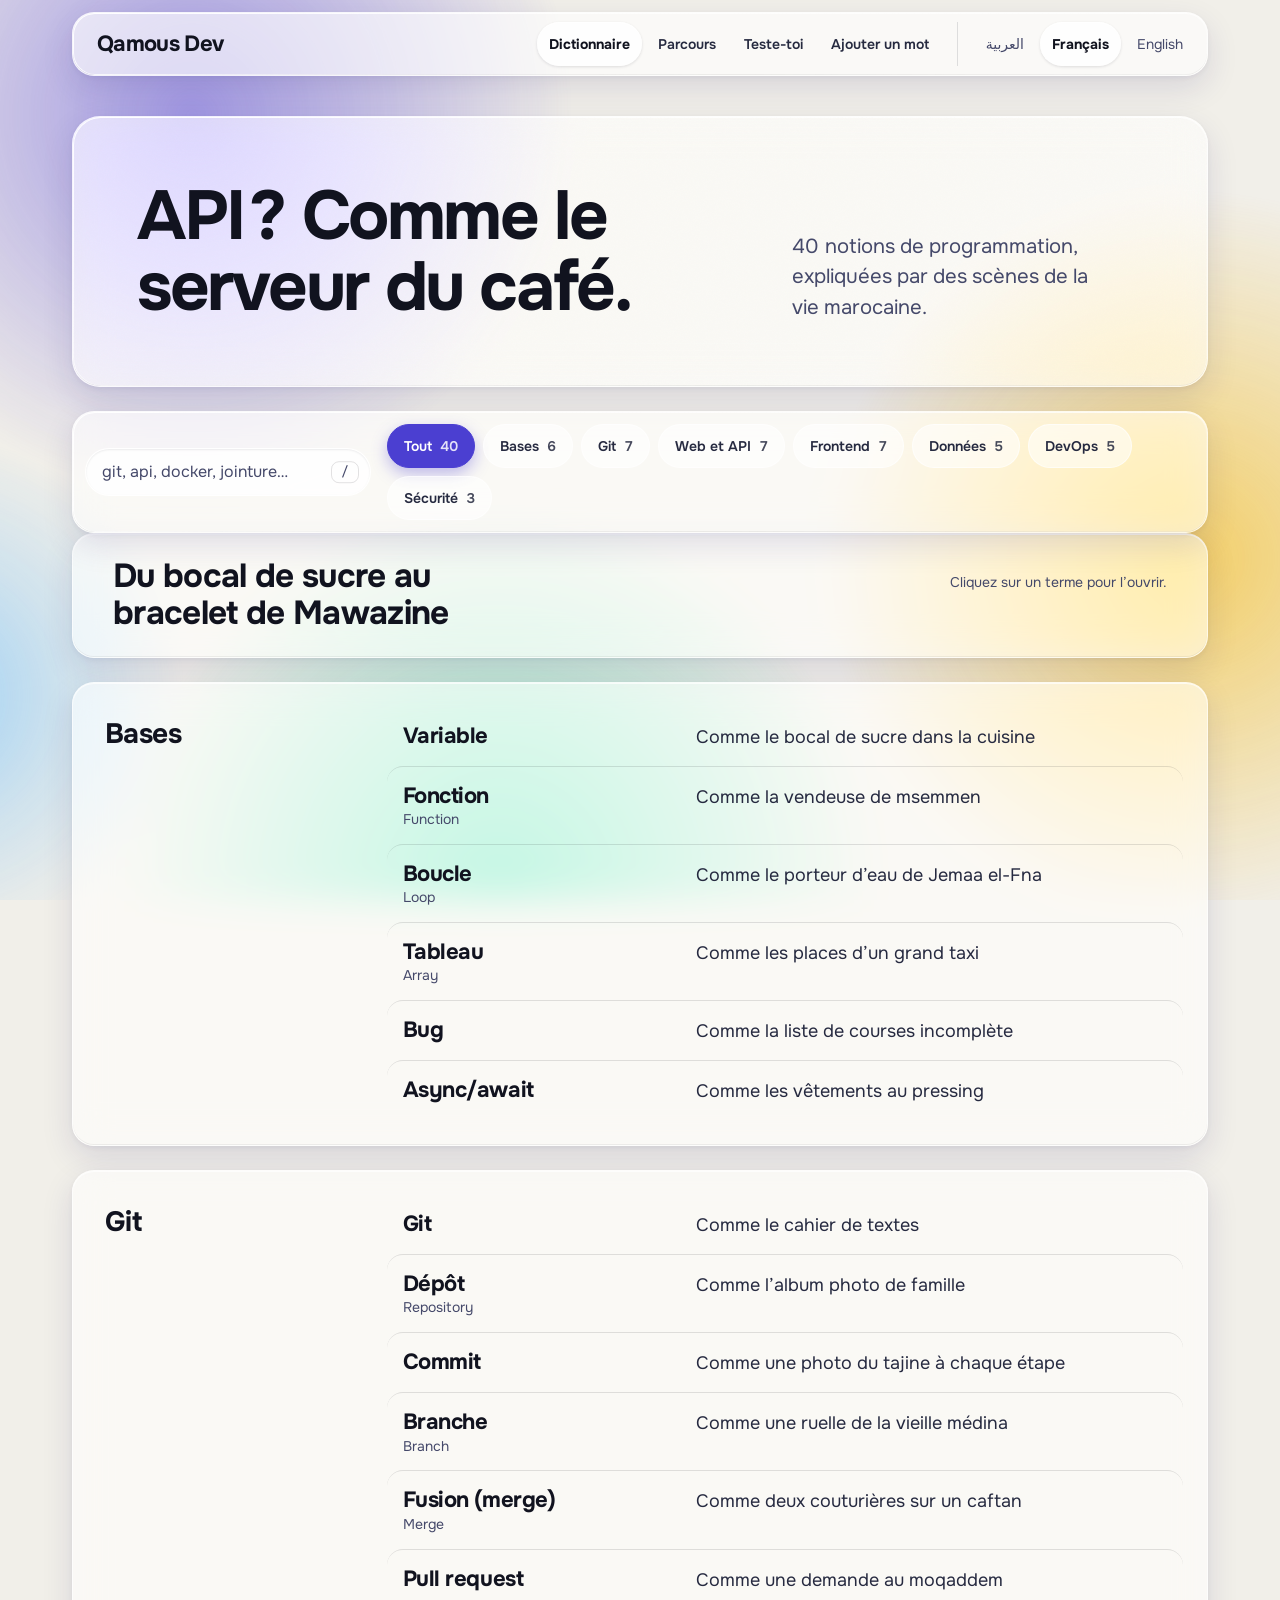
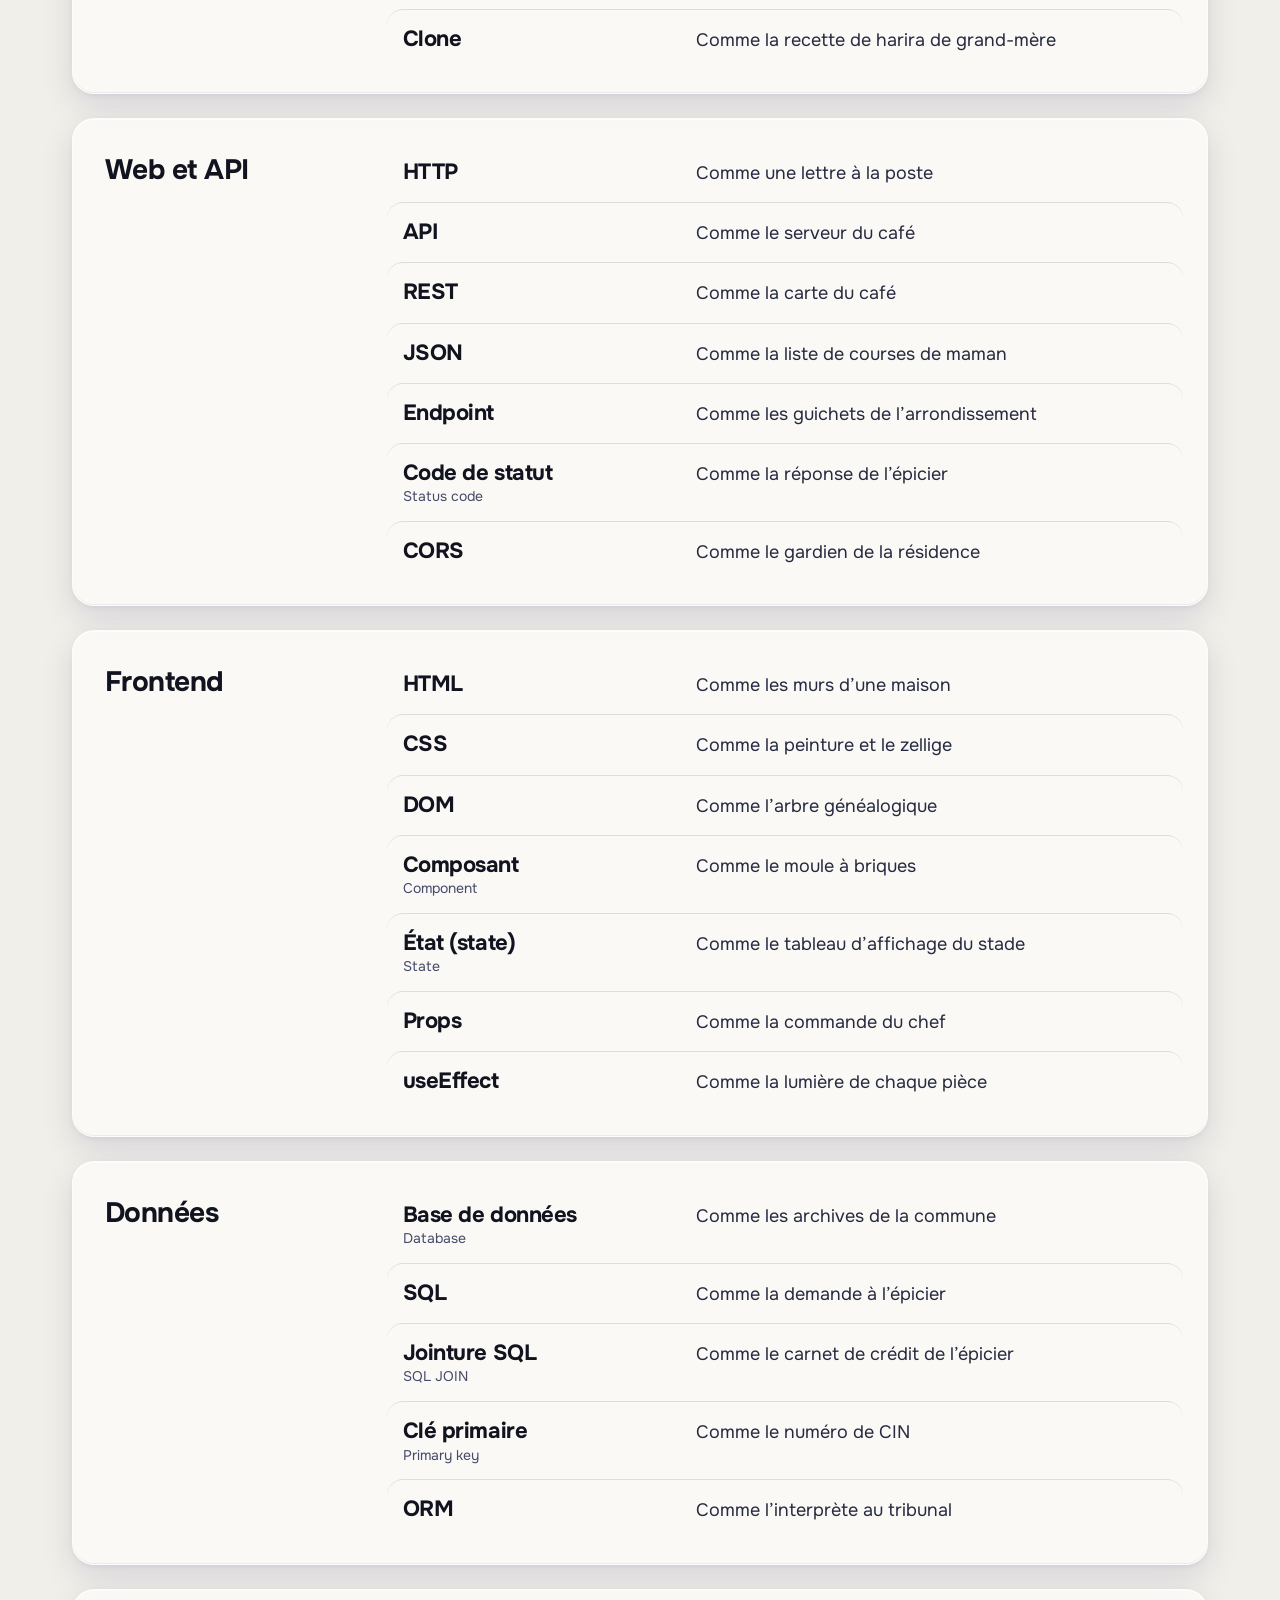
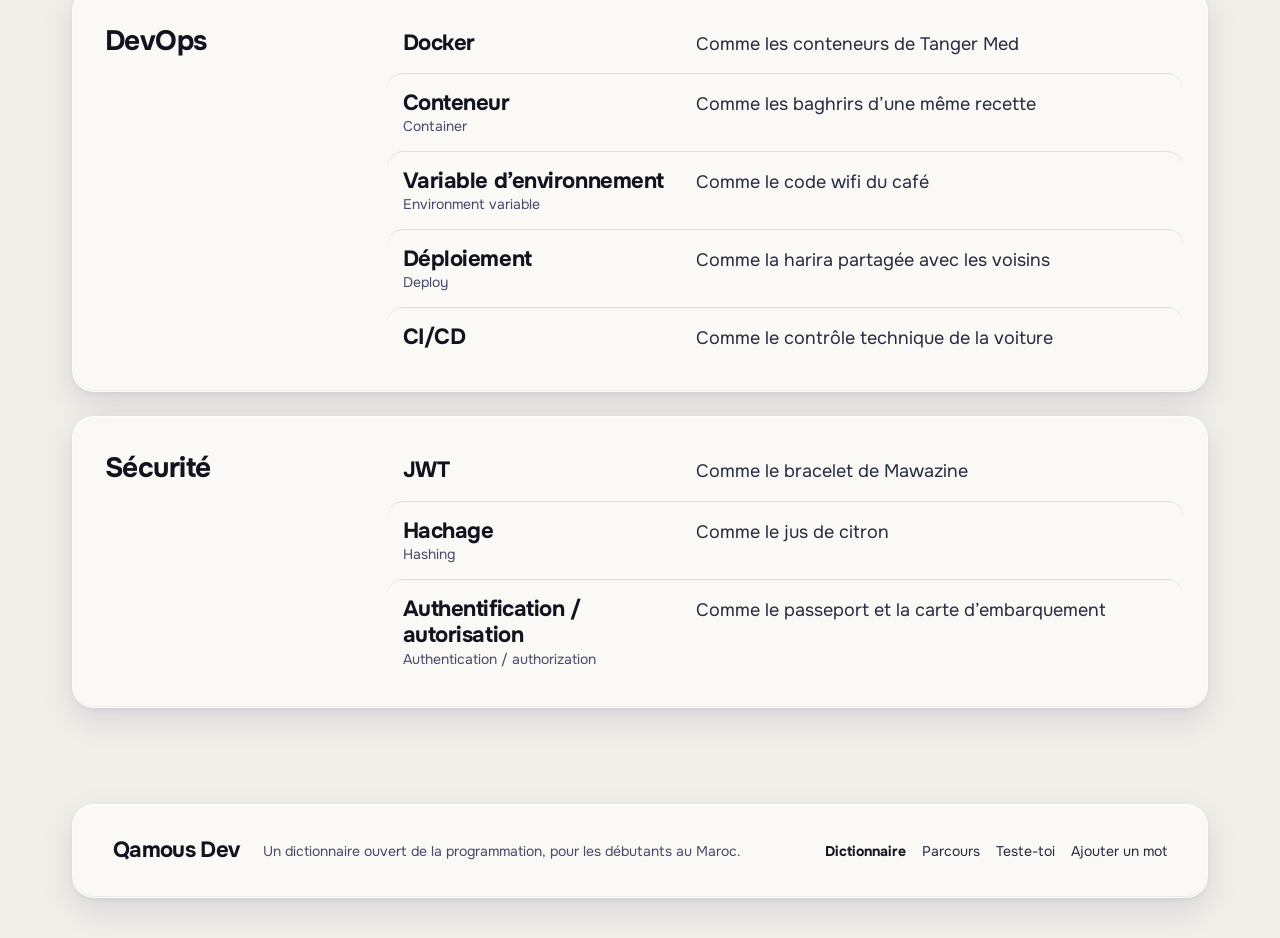
<file: fr/index.html>
<!doctype html>
<html lang="fr" dir="ltr">
<head>
  <meta charset="utf-8">
  <meta name="viewport" content="width=device-width, initial-scale=1">
  <title>Qamous Dev, la programmation expliquée par la vie marocaine</title>
  <meta name="description" content="40 notions de programmation (Git, API, Docker, JWT, React, SQL JOIN), expliquées par des scènes de la vie marocaine et de petits exemples de code.">
  <link rel="canonical" href="https://elfarisssaid19.github.io/qamous-dev/fr/">
  <link rel="alternate" hreflang="ar" href="https://elfarisssaid19.github.io/qamous-dev/ar/">
  <link rel="alternate" hreflang="fr" href="https://elfarisssaid19.github.io/qamous-dev/fr/">
  <link rel="alternate" hreflang="en" href="https://elfarisssaid19.github.io/qamous-dev/en/">
  <link rel="alternate" hreflang="x-default" href="https://elfarisssaid19.github.io/qamous-dev/">
  <meta property="og:site_name" content="Qamous Dev">
  <meta property="og:type" content="website">
  <meta property="og:title" content="Qamous Dev, la programmation expliquée par la vie marocaine">
  <meta property="og:description" content="40 notions de programmation (Git, API, Docker, JWT, React, SQL JOIN), expliquées par des scènes de la vie marocaine et de petits exemples de code.">
  <meta property="og:url" content="https://elfarisssaid19.github.io/qamous-dev/fr/">
  <meta property="og:locale" content="fr_MA">
  <meta property="og:locale:alternate" content="ar_MA">
  <meta property="og:locale:alternate" content="en_US">
  <meta name="twitter:card" content="summary">
  <meta name="color-scheme" content="light dark">
  <meta name="theme-color" content="#f1efe9" media="(prefers-color-scheme: light)">
  <meta name="theme-color" content="#0a0c18" media="(prefers-color-scheme: dark)">
  <link rel="preconnect" href="https://fonts.googleapis.com">
  <link rel="preconnect" href="https://fonts.gstatic.com" crossorigin>
  <link href="https://fonts.googleapis.com/css2?family=JetBrains+Mono:wght@400&family=Onest:wght@400;600;700&display=swap" rel="stylesheet">
  <link rel="icon" href="../favicon.svg" type="image/svg+xml">
  <link rel="stylesheet" href="../css/style.css">
  <script>document.documentElement.classList.add('js');</script>
  <script>
    (function () {
      var order = ['index', 'path', 'quiz', 'contribute'];
      function where(u) {
        try { var parts = new URL(u, location.href).pathname.split('/'); return { tab: order.indexOf((parts.pop() || 'index').replace('.html', '')), lang: parts.pop() }; } catch (e) { return null; }
      }
      function direction(from, to) {
        var a = where(from), b = where(to);
        if (!a || !b || a.tab < 0 || b.tab < 0 || a.tab === b.tab || a.lang !== b.lang) return null;
        return b.tab > a.tab ? 'forward' : 'backward';
      }
      addEventListener('pageswap', function (e) {
        if (!e.viewTransition || !e.activation || !e.activation.entry) return;
        var d = direction(location.href, e.activation.entry.url);
        if (d) e.viewTransition.types.add(d);
      });
      addEventListener('pagereveal', function (e) {
        if (!e.viewTransition || !window.navigation || !navigation.activation || !navigation.activation.from) return;
        var d = direction(navigation.activation.from.url, location.href);
        if (d) e.viewTransition.types.add(d);
      });
    })();
  </script>
</head>
<body class="page-dict">
  <a class="skip" href="#main">Aller au contenu</a>
  <div class="scroll-progress" aria-hidden="true"></div>
  <div class="backdrop" aria-hidden="true">
    <span class="blob blob--majorelle"></span>
    <span class="blob blob--saffron"></span>
    <span class="blob blob--mint"></span>
    <span class="blob blob--sky"></span>
  </div>

  <header class="site-header">
    <nav class="nav container" aria-label="Menu principal">
      <a class="wordmark" href="./" aria-label="Qamous Dev, dictionnaire" dir="ltr">Qamous Dev</a>
      <div class="nav__rows">
        <ul class="nav__links">
          <li><a href="./" aria-current="page"><span>Dictionnaire</span></a></li>
          <li><a href="path.html"><span>Parcours</span></a></li>
          <li><a href="quiz.html"><span>Teste-toi</span></a></li>
          <li><a href="contribute.html"><span>Ajouter un mot</span></a></li>
        </ul>
        <ul class="langs" aria-label="Langue">
          <li><a href="../ar/" hreflang="ar" lang="ar" dir="rtl">العربية</a></li>
          <li><a href="../fr/" hreflang="fr" lang="fr" dir="ltr" aria-current="page">Français</a></li>
          <li><a href="../en/" hreflang="en" lang="en" dir="ltr">English</a></li>
        </ul>
      </div>
    </nav>
  </header>

  <main id="main">
    <div class="container">
      <div class="hero" data-reveal>
        <h1 class="hero__head" style="--n:6"><span class="word" style="--i:0">API ?</span> <span class="word" style="--i:1">Comme</span> <span class="word" style="--i:2">le</span> <span class="word" style="--i:3">serveur</span> <span class="word" style="--i:4">du</span> <span class="word" style="--i:5">café.</span></h1>
        <p class="hero__lede"><span class="count" data-count="40">40</span> notions de programmation, expliquées par des scènes de la vie marocaine.</p>
      </div>
    </div>
    <div class="lookup">
      <div class="toolbar">
        <div class="toolbar__inner container">
          <form class="search" role="search" action="./">
            <label class="search__label" for="q">Chercher un terme</label>
            <div class="search__field">
              <input id="q" name="q" type="search" autocomplete="off" spellcheck="false" placeholder="git, api, docker, jointure…" aria-keyshortcuts="/" aria-describedby="status">
              <kbd class="search__key" aria-hidden="true">/</kbd>
            </div>
          </form>
          <fieldset class="chips" data-lenis-prevent>
            <legend class="visually-hidden">Thème</legend>
            <input type="radio" name="cat" id="cat-all" value="" checked><label for="cat-all">Tout <span class="chip__n count" data-count="40">40</span></label>
            <input type="radio" name="cat" id="cat-basics" value="basics"><label for="cat-basics">Bases <span class="chip__n count" data-count="6">6</span></label>
            <input type="radio" name="cat" id="cat-git" value="git"><label for="cat-git">Git <span class="chip__n count" data-count="7">7</span></label>
            <input type="radio" name="cat" id="cat-web" value="web"><label for="cat-web">Web et API <span class="chip__n count" data-count="7">7</span></label>
            <input type="radio" name="cat" id="cat-front" value="front"><label for="cat-front">Frontend <span class="chip__n count" data-count="7">7</span></label>
            <input type="radio" name="cat" id="cat-data" value="data"><label for="cat-data">Données <span class="chip__n count" data-count="5">5</span></label>
            <input type="radio" name="cat" id="cat-devops" value="devops"><label for="cat-devops">DevOps <span class="chip__n count" data-count="5">5</span></label>
            <input type="radio" name="cat" id="cat-security" value="security"><label for="cat-security">Sécurité <span class="chip__n count" data-count="3">3</span></label>
          </fieldset>
        </div>
      </div>

      <section class="qamous container" id="dictionary" aria-labelledby="dictionary-head">
        <div class="qamous__top" data-reveal>
          <h2 class="qamous__head" id="dictionary-head"><span class="slide"><span>Du bocal de sucre au bracelet de Mawazine</span></span></h2>
          <p class="qamous__status" id="status" role="status">Cliquez sur un terme pour l’ouvrir.</p>
        </div>

        <div class="empty" id="empty" hidden>
          <p class="empty__head" id="empty-head"></p>
          <p>Essayez le nom anglais, comme merge ou commit.</p>
          <button class="btn btn--quiet" type="button" id="clear">Effacer la recherche</button>
        </div>

      <section class="group" data-group="basics" aria-labelledby="g-basics">
        <h3 class="group__head" id="g-basics">Bases</h3>
        <details class="entry" id="variable" data-cat="basics" data-terms="Variable var let const Variable le bocal de sucre dans la cuisine" data-reveal>
          <summary>
            <span class="entry__term">Variable<span class="check" hidden><svg width="18" height="18" viewBox="0 0 24 24" fill="none" stroke="currentColor" stroke-width="2" stroke-linecap="round" stroke-linejoin="round" aria-hidden="true"><path d="M20 6 9 17l-5-5"/></svg><span class="visually-hidden">Compris</span></span></span>
            <span class="entry__scene">Comme le bocal de sucre dans la cuisine</span>
          </summary>
          <div class="entry__body">
            <div class="entry__words">
              <p class="entry__like">Comme le bocal de sucre dans la cuisine : l’étiquette dit « sucre », et quand il est vide, on le remplit. Le nom reste, le contenu change.</p>
              <p class="entry__text">Une variable est un emplacement nommé en mémoire qui garde une valeur, pour la réutiliser plus tard. Sa valeur peut changer quand on veut.</p>
              <label class="got"><input type="checkbox" data-got="variable"> Compris</label>
            </div>
            <figure class="code" dir="ltr">
              <figcaption>JavaScript</figcaption>
              <button class="code__copy" type="button">Copier</button>
              <pre tabindex="0" data-lenis-prevent><code>let price = 5;       <span class="c">// thé à la menthe : 5 dirhams</span>
price = 6;           <span class="c">// le prix a augmenté</span>
console.log(price);  <span class="c">// 6</span></code></pre>
            </figure>
          </div>
        </details>
        <details class="entry" id="function" data-cat="basics" data-terms="Function fonction method methode Fonction la vendeuse de msemmen" data-reveal>
          <summary>
            <span class="entry__term">Fonction<span class="check" hidden><svg width="18" height="18" viewBox="0 0 24 24" fill="none" stroke="currentColor" stroke-width="2" stroke-linecap="round" stroke-linejoin="round" aria-hidden="true"><path d="M20 6 9 17l-5-5"/></svg><span class="visually-hidden">Compris</span></span><span class="entry__en" lang="en" dir="ltr">Function</span></span>
            <span class="entry__scene">Comme la vendeuse de msemmen</span>
          </summary>
          <div class="entry__body">
            <div class="entry__words">
              <p class="entry__like">Comme la vendeuse de msemmen au souk : vous lui donnez la pâte (l’entrée), elle vous rend un msemmen (la sortie). Inutile de savoir comment elle s’y prend.</p>
              <p class="entry__text">Une fonction est un ensemble d’instructions qui porte un nom. On l’écrit une fois, puis on l’appelle autant de fois qu’on veut, avec des valeurs différentes.</p>
              <label class="got"><input type="checkbox" data-got="function"> Compris</label>
            </div>
            <figure class="code" dir="ltr">
              <figcaption>JavaScript</figcaption>
              <button class="code__copy" type="button">Copier</button>
              <pre tabindex="0" data-lenis-prevent><code>function add(a, b) {
  return a + b;
}

add(2, 3);  <span class="c">// 5</span></code></pre>
            </figure>
          </div>
        </details>
        <details class="entry" id="loop" data-cat="basics" data-terms="Loop boucle for while Boucle le porteur d'eau de Jemaa el-Fna" data-reveal>
          <summary>
            <span class="entry__term">Boucle<span class="check" hidden><svg width="18" height="18" viewBox="0 0 24 24" fill="none" stroke="currentColor" stroke-width="2" stroke-linecap="round" stroke-linejoin="round" aria-hidden="true"><path d="M20 6 9 17l-5-5"/></svg><span class="visually-hidden">Compris</span></span><span class="entry__en" lang="en" dir="ltr">Loop</span></span>
            <span class="entry__scene">Comme le porteur d’eau de Jemaa el-Fna</span>
          </summary>
          <div class="entry__body">
            <div class="entry__words">
              <p class="entry__like">Comme le porteur d’eau de Jemaa el-Fna : il passe d’une personne à l’autre, sert un gobelet à chacune, et s’arrête quand l’outre est vide.</p>
              <p class="entry__text">Une boucle répète le même travail plusieurs fois sans réécrire le code. Elle s’arrête quand les éléments sont épuisés ou qu’une condition devient fausse.</p>
              <label class="got"><input type="checkbox" data-got="loop"> Compris</label>
            </div>
            <figure class="code" dir="ltr">
              <figcaption>JavaScript</figcaption>
              <button class="code__copy" type="button">Copier</button>
              <pre tabindex="0" data-lenis-prevent><code>const notes = [10, 20, 50];

for (const note of notes) {
  console.log(note + " dh");
}</code></pre>
            </figure>
          </div>
        </details>
        <details class="entry" id="array" data-cat="basics" data-terms="Array tableau liste list index Tableau les places d'un grand taxi" data-reveal>
          <summary>
            <span class="entry__term">Tableau<span class="check" hidden><svg width="18" height="18" viewBox="0 0 24 24" fill="none" stroke="currentColor" stroke-width="2" stroke-linecap="round" stroke-linejoin="round" aria-hidden="true"><path d="M20 6 9 17l-5-5"/></svg><span class="visually-hidden">Compris</span></span><span class="entry__en" lang="en" dir="ltr">Array</span></span>
            <span class="entry__scene">Comme les places d’un grand taxi</span>
          </summary>
          <div class="entry__body">
            <div class="entry__words">
              <p class="entry__like">Comme les places d’un grand taxi : chaque place a un numéro, et la première, à côté du chauffeur, porte le numéro 0.</p>
              <p class="entry__text">Un tableau est une liste ordonnée de valeurs dans une seule variable, chacune repérée par un numéro (son index). L’index commence à 0, pas à 1.</p>
              <label class="got"><input type="checkbox" data-got="array"> Compris</label>
            </div>
            <figure class="code" dir="ltr">
              <figcaption>JavaScript</figcaption>
              <button class="code__copy" type="button">Copier</button>
              <pre tabindex="0" data-lenis-prevent><code>const veggies = ["tomato", "potato", "carrot"];

veggies[0];       <span class="c">// "tomato"</span>
veggies.length;   <span class="c">// 3</span></code></pre>
            </figure>
          </div>
        </details>
        <details class="entry" id="bug" data-cat="basics" data-terms="Bug debug debugging erreur error Bug la liste de courses incomplète" data-reveal>
          <summary>
            <span class="entry__term">Bug<span class="check" hidden><svg width="18" height="18" viewBox="0 0 24 24" fill="none" stroke="currentColor" stroke-width="2" stroke-linecap="round" stroke-linejoin="round" aria-hidden="true"><path d="M20 6 9 17l-5-5"/></svg><span class="visually-hidden">Compris</span></span></span>
            <span class="entry__scene">Comme la liste de courses incomplète</span>
          </summary>
          <div class="entry__body">
            <div class="entry__words">
              <p class="entry__like">Comme envoyer quelqu’un chez l’épicier avec une liste qui dit « 2 pommes de terre » alors que vous vouliez 2 kilos : il rapporte deux pommes de terre. Il a fait ce que vous avez écrit, pas ce que vous vouliez.</p>
              <p class="entry__text">Un bug est une erreur dans le code qui fait faire au programme autre chose que prévu. Le débogage consiste à en trouver la cause et à la corriger.</p>
              <label class="got"><input type="checkbox" data-got="bug"> Compris</label>
            </div>
            <figure class="code" dir="ltr">
              <figcaption>JavaScript</figcaption>
              <button class="code__copy" type="button">Copier</button>
              <pre tabindex="0" data-lenis-prevent><code>const total = "10" + 5;
console.log(total);  <span class="c">// "105", pas 15</span>

<span class="c">// correction : Number("10") + 5</span></code></pre>
            </figure>
          </div>
        </details>
        <details class="entry" id="async-await" data-cat="basics" data-terms="Async/await async await promise asynchrone Async/await les vêtements au pressing" data-reveal>
          <summary>
            <span class="entry__term">Async/await<span class="check" hidden><svg width="18" height="18" viewBox="0 0 24 24" fill="none" stroke="currentColor" stroke-width="2" stroke-linecap="round" stroke-linejoin="round" aria-hidden="true"><path d="M20 6 9 17l-5-5"/></svg><span class="visually-hidden">Compris</span></span></span>
            <span class="entry__scene">Comme les vêtements au pressing</span>
          </summary>
          <div class="entry__body">
            <div class="entry__words">
              <p class="entry__like">Comme déposer vos vêtements au pressing : vous ne restez pas assis à attendre. Vous faites autre chose, et on vous appelle quand c’est prêt.</p>
              <p class="entry__text">Async/await permet d’attendre une opération lente (une réponse du serveur, par exemple) sans bloquer tout le programme. « await » veut dire : attends ici que le résultat arrive.</p>
              <label class="got"><input type="checkbox" data-got="async-await"> Compris</label>
            </div>
            <figure class="code" dir="ltr">
              <figcaption>JavaScript</figcaption>
              <button class="code__copy" type="button">Copier</button>
              <pre tabindex="0" data-lenis-prevent><code>async function getMenu() {
  const res = await fetch("/api/menu");
  const data = await res.json();
  return data;
}</code></pre>
            </figure>
          </div>
        </details>
      </section>
      <section class="group" data-group="git" aria-labelledby="g-git">
        <h3 class="group__head" id="g-git">Git</h3>
        <details class="entry" id="git" data-cat="git" data-terms="Git version control versioning Git le cahier de textes" data-reveal>
          <summary>
            <span class="entry__term">Git<span class="check" hidden><svg width="18" height="18" viewBox="0 0 24 24" fill="none" stroke="currentColor" stroke-width="2" stroke-linecap="round" stroke-linejoin="round" aria-hidden="true"><path d="M20 6 9 17l-5-5"/></svg><span class="visually-hidden">Compris</span></span></span>
            <span class="entry__scene">Comme le cahier de textes</span>
          </summary>
          <div class="entry__body">
            <div class="entry__words">
              <p class="entry__like">Comme le cahier de textes à l’école : chaque leçon y est notée avec sa date. Absent une semaine ? On l’ouvre et on sait exactement où la classe s’est arrêtée.</p>
              <p class="entry__text">Git est un outil qui enregistre chaque modification de votre code. On peut revenir à n’importe quelle version précédente et travailler à plusieurs sur le même projet sans écraser le travail des autres.</p>
              <label class="got"><input type="checkbox" data-got="git"> Compris</label>
            </div>
            <figure class="code" dir="ltr">
              <figcaption>Terminal</figcaption>
              <button class="code__copy" type="button">Copier</button>
              <pre tabindex="0" data-lenis-prevent><code>git init
git status
git log --oneline</code></pre>
            </figure>
          </div>
        </details>
        <details class="entry" id="repository" data-cat="git" data-terms="Repository repo depot github gitlab Dépôt l'album photo de famille" data-reveal>
          <summary>
            <span class="entry__term">Dépôt<span class="check" hidden><svg width="18" height="18" viewBox="0 0 24 24" fill="none" stroke="currentColor" stroke-width="2" stroke-linecap="round" stroke-linejoin="round" aria-hidden="true"><path d="M20 6 9 17l-5-5"/></svg><span class="visually-hidden">Compris</span></span><span class="entry__en" lang="en" dir="ltr">Repository</span></span>
            <span class="entry__scene">Comme l’album photo de famille</span>
          </summary>
          <div class="entry__body">
            <div class="entry__words">
              <p class="entry__like">Comme l’album photo de la famille : il garde les photos d’aujourd’hui et celles d’autrefois, bien rangées, et chacun dans la famille peut en avoir sa copie.</p>
              <p class="entry__text">Un dépôt (repository, ou repo) est le dossier du projet avec tout l’historique que Git conserve. Il y a un dépôt local sur votre ordinateur et un dépôt distant sur GitHub ou GitLab.</p>
              <label class="got"><input type="checkbox" data-got="repository"> Compris</label>
            </div>
            <figure class="code" dir="ltr">
              <figcaption>Terminal</figcaption>
              <button class="code__copy" type="button">Copier</button>
              <pre tabindex="0" data-lenis-prevent><code>mkdir my-project &amp;&amp; cd my-project
git init
git remote add origin https://github.com/user/my-project.git</code></pre>
            </figure>
          </div>
        </details>
        <details class="entry" id="commit" data-cat="git" data-terms="Commit git commit snapshot Commit une photo du tajine à chaque étape" data-reveal>
          <summary>
            <span class="entry__term">Commit<span class="check" hidden><svg width="18" height="18" viewBox="0 0 24 24" fill="none" stroke="currentColor" stroke-width="2" stroke-linecap="round" stroke-linejoin="round" aria-hidden="true"><path d="M20 6 9 17l-5-5"/></svg><span class="visually-hidden">Compris</span></span></span>
            <span class="entry__scene">Comme une photo du tajine à chaque étape</span>
          </summary>
          <div class="entry__body">
            <div class="entry__words">
              <p class="entry__like">Comme photographier le tajine de votre mère à chaque étape : les légumes, puis la viande, puis le plat prêt. S’il brûle ensuite, vous savez où revenir.</p>
              <p class="entry__text">Un commit est un instantané de votre code à un moment donné, avec un message qui explique ce qui a changé. Chaque commit a son identifiant, et on peut y revenir à tout moment.</p>
              <label class="got"><input type="checkbox" data-got="commit"> Compris</label>
            </div>
            <figure class="code" dir="ltr">
              <figcaption>Terminal</figcaption>
              <button class="code__copy" type="button">Copier</button>
              <pre tabindex="0" data-lenis-prevent><code>git add index.html
git commit -m "Add contact page"</code></pre>
            </figure>
          </div>
        </details>
        <details class="entry" id="branch" data-cat="git" data-terms="Branch branche git switch checkout Branche une ruelle de la vieille médina" data-reveal>
          <summary>
            <span class="entry__term">Branche<span class="check" hidden><svg width="18" height="18" viewBox="0 0 24 24" fill="none" stroke="currentColor" stroke-width="2" stroke-linecap="round" stroke-linejoin="round" aria-hidden="true"><path d="M20 6 9 17l-5-5"/></svg><span class="visually-hidden">Compris</span></span><span class="entry__en" lang="en" dir="ltr">Branch</span></span>
            <span class="entry__scene">Comme une ruelle de la vieille médina</span>
          </summary>
          <div class="entry__body">
            <div class="entry__words">
              <p class="entry__like">Comme une ruelle de la vieille médina : vous quittez la grande rue, vous vous promenez dans la ruelle, puis vous revenez sur la même rue. La grande rue n’a pas changé.</p>
              <p class="entry__text">Une branche est une ligne de travail séparée du code principal (main). On y essaie une nouvelle fonctionnalité sans casser la version qui marche.</p>
              <label class="got"><input type="checkbox" data-got="branch"> Compris</label>
            </div>
            <figure class="code" dir="ltr">
              <figcaption>Terminal</figcaption>
              <button class="code__copy" type="button">Copier</button>
              <pre tabindex="0" data-lenis-prevent><code>git switch -c feature/login
<span class="c"># ... travailler et faire des commits ...</span>
git switch main</code></pre>
            </figure>
          </div>
        </details>
        <details class="entry" id="merge" data-cat="git" data-terms="Merge fusion conflict conflit rebase Fusion (merge) deux couturières sur un caftan" data-reveal>
          <summary>
            <span class="entry__term">Fusion (merge)<span class="check" hidden><svg width="18" height="18" viewBox="0 0 24 24" fill="none" stroke="currentColor" stroke-width="2" stroke-linecap="round" stroke-linejoin="round" aria-hidden="true"><path d="M20 6 9 17l-5-5"/></svg><span class="visually-hidden">Compris</span></span><span class="entry__en" lang="en" dir="ltr">Merge</span></span>
            <span class="entry__scene">Comme deux couturières sur un caftan</span>
          </summary>
          <div class="entry__body">
            <div class="entry__words">
              <p class="entry__like">Comme deux couturières sur le même caftan : l’une fait les manches, l’autre le devant, et à la fin on assemble. Si les deux ont cousu au même endroit, il faut trancher.</p>
              <p class="entry__text">Le merge réunit le travail d’une branche dans une autre. Si les deux côtés ont modifié les mêmes lignes, Git s’arrête et vous demande de choisir (un conflit de fusion).</p>
              <label class="got"><input type="checkbox" data-got="merge"> Compris</label>
            </div>
            <figure class="code" dir="ltr">
              <figcaption>Terminal</figcaption>
              <button class="code__copy" type="button">Copier</button>
              <pre tabindex="0" data-lenis-prevent><code>git switch main
git merge feature/login</code></pre>
            </figure>
          </div>
        </details>
        <details class="entry" id="pull-request" data-cat="git" data-terms="Pull request pr merge request mr code review Pull request une demande au moqaddem" data-reveal>
          <summary>
            <span class="entry__term">Pull request<span class="check" hidden><svg width="18" height="18" viewBox="0 0 24 24" fill="none" stroke="currentColor" stroke-width="2" stroke-linecap="round" stroke-linejoin="round" aria-hidden="true"><path d="M20 6 9 17l-5-5"/></svg><span class="visually-hidden">Compris</span></span></span>
            <span class="entry__scene">Comme une demande au moqaddem</span>
          </summary>
          <div class="entry__body">
            <div class="entry__words">
              <p class="entry__like">Comme une demande déposée chez le moqaddem : il l’examine, vous la renvoie peut-être avec des corrections, et quand tout est en ordre, il la signe.</p>
              <p class="entry__text">Une pull request (PR) est une demande sur GitHub pour intégrer le travail de votre branche dans main. Vos collègues lisent le code, commentent, puis l’approuvent.</p>
              <label class="got"><input type="checkbox" data-got="pull-request"> Compris</label>
            </div>
            <figure class="code" dir="ltr">
              <figcaption>Terminal</figcaption>
              <button class="code__copy" type="button">Copier</button>
              <pre tabindex="0" data-lenis-prevent><code>git push -u origin feature/login
gh pr create --title "Add login"</code></pre>
            </figure>
          </div>
        </details>
        <details class="entry" id="clone" data-cat="git" data-terms="Clone git clone download telecharger fork Clone la recette de harira de grand-mère" data-reveal>
          <summary>
            <span class="entry__term">Clone<span class="check" hidden><svg width="18" height="18" viewBox="0 0 24 24" fill="none" stroke="currentColor" stroke-width="2" stroke-linecap="round" stroke-linejoin="round" aria-hidden="true"><path d="M20 6 9 17l-5-5"/></svg><span class="visually-hidden">Compris</span></span></span>
            <span class="entry__scene">Comme la recette de harira de grand-mère</span>
          </summary>
          <div class="entry__body">
            <div class="entry__words">
              <p class="entry__like">Comme recopier la recette de harira de votre grand-mère dans les moindres détails : vous avez votre copie à modifier comme vous voulez, et l’original reste chez elle.</p>
              <p class="entry__text">Cloner, c’est télécharger une copie complète d’un dépôt GitHub sur votre ordinateur, avec tout son historique, pour travailler en local.</p>
              <label class="got"><input type="checkbox" data-got="clone"> Compris</label>
            </div>
            <figure class="code" dir="ltr">
              <figcaption>Terminal</figcaption>
              <button class="code__copy" type="button">Copier</button>
              <pre tabindex="0" data-lenis-prevent><code>git clone https://github.com/user/project.git
cd project</code></pre>
            </figure>
          </div>
        </details>
      </section>
      <section class="group" data-group="web" aria-labelledby="g-web">
        <h3 class="group__head" id="g-web">Web et API</h3>
        <details class="entry" id="http" data-cat="web" data-terms="HTTP https request response get post protocol protocole HTTP une lettre à la poste" data-reveal>
          <summary>
            <span class="entry__term">HTTP<span class="check" hidden><svg width="18" height="18" viewBox="0 0 24 24" fill="none" stroke="currentColor" stroke-width="2" stroke-linecap="round" stroke-linejoin="round" aria-hidden="true"><path d="M20 6 9 17l-5-5"/></svg><span class="visually-hidden">Compris</span></span></span>
            <span class="entry__scene">Comme une lettre à la poste</span>
          </summary>
          <div class="entry__body">
            <div class="entry__words">
              <p class="entry__like">Comme une lettre à la poste : elle porte une adresse (l’URL), un type de demande (GET ou POST) et un contenu, et la réponse revient dans une autre lettre.</p>
              <p class="entry__text">HTTP est le protocole qu’utilise le navigateur pour parler au serveur. Le navigateur envoie une requête (GET, POST…), le serveur renvoie une réponse avec un code de statut et des données.</p>
              <label class="got"><input type="checkbox" data-got="http"> Compris</label>
            </div>
            <figure class="code" dir="ltr">
              <figcaption>HTTP</figcaption>
              <button class="code__copy" type="button">Copier</button>
              <pre tabindex="0" data-lenis-prevent><code>GET /api/terms HTTP/1.1
Host: example.com
Accept: application/json</code></pre>
            </figure>
          </div>
        </details>
        <details class="entry" id="api" data-cat="web" data-terms="API application programming interface interface API le serveur du café" data-reveal>
          <summary>
            <span class="entry__term">API<span class="check" hidden><svg width="18" height="18" viewBox="0 0 24 24" fill="none" stroke="currentColor" stroke-width="2" stroke-linecap="round" stroke-linejoin="round" aria-hidden="true"><path d="M20 6 9 17l-5-5"/></svg><span class="visually-hidden">Compris</span></span></span>
            <span class="entry__scene">Comme le serveur du café</span>
          </summary>
          <div class="entry__body">
            <div class="entry__words">
              <p class="entry__like">Comme le serveur au café : vous n’entrez jamais en cuisine. Vous lui dites « un café au lait et un msemmen », il va en cuisine et vous rapporte votre commande.</p>
              <p class="entry__text">Une API permet à un programme de parler à un autre. Elle dit ce qu’on peut demander, comment le demander et ce qu’on recevra, sans savoir ce qui se passe à l’intérieur.</p>
              <label class="got"><input type="checkbox" data-got="api"> Compris</label>
            </div>
            <figure class="code" dir="ltr">
              <figcaption>JavaScript</figcaption>
              <button class="code__copy" type="button">Copier</button>
              <pre tabindex="0" data-lenis-prevent><code>const res = await fetch("https://api.example.com/weather");
const weather = await res.json();

console.log(weather.temperature);</code></pre>
            </figure>
          </div>
        </details>
        <details class="entry" id="rest" data-cat="web" data-terms="REST restful api crud get post put delete REST la carte du café" data-reveal>
          <summary>
            <span class="entry__term">REST<span class="check" hidden><svg width="18" height="18" viewBox="0 0 24 24" fill="none" stroke="currentColor" stroke-width="2" stroke-linecap="round" stroke-linejoin="round" aria-hidden="true"><path d="M20 6 9 17l-5-5"/></svg><span class="visually-hidden">Compris</span></span></span>
            <span class="entry__scene">Comme la carte du café</span>
          </summary>
          <div class="entry__body">
            <div class="entry__words">
              <p class="entry__like">Comme la carte d’un café : chaque article a un nom (thé, café, jus), et il n’existe que quelques actions connues : commander, ajouter, modifier, annuler.</p>
              <p class="entry__text">REST est une façon courante de concevoir une API : chaque chose a une URL (une ressource), et on utilise les verbes HTTP : GET pour lire, POST pour ajouter, PUT pour modifier, DELETE pour supprimer.</p>
              <label class="got"><input type="checkbox" data-got="rest"> Compris</label>
            </div>
            <figure class="code" dir="ltr">
              <figcaption>HTTP</figcaption>
              <button class="code__copy" type="button">Copier</button>
              <pre tabindex="0" data-lenis-prevent><code>GET    /terms       <span class="c"># tout lire</span>
GET    /terms/42    <span class="c"># en lire un</span>
POST   /terms       <span class="c"># en ajouter un</span>
DELETE /terms/42    <span class="c"># le supprimer</span></code></pre>
            </figure>
          </div>
        </details>
        <details class="entry" id="json" data-cat="web" data-terms="JSON javascript object notation format data objet JSON la liste de courses de maman" data-reveal>
          <summary>
            <span class="entry__term">JSON<span class="check" hidden><svg width="18" height="18" viewBox="0 0 24 24" fill="none" stroke="currentColor" stroke-width="2" stroke-linecap="round" stroke-linejoin="round" aria-hidden="true"><path d="M20 6 9 17l-5-5"/></svg><span class="visually-hidden">Compris</span></span></span>
            <span class="entry__scene">Comme la liste de courses de maman</span>
          </summary>
          <div class="entry__body">
            <div class="entry__words">
              <p class="entry__like">Comme la liste de courses que votre mère vous écrit : pain 4, thé 1, sucre 2 kilos. Chaque article avec son nom et sa quantité.</p>
              <p class="entry__text">JSON est un format texte qui organise les données en clés et valeurs (clé : valeur). Facile à lire pour un humain comme pour une machine, il est utilisé par presque toutes les API.</p>
              <label class="got"><input type="checkbox" data-got="json"> Compris</label>
            </div>
            <figure class="code" dir="ltr">
              <figcaption>JSON</figcaption>
              <button class="code__copy" type="button">Copier</button>
              <pre tabindex="0" data-lenis-prevent><code>{
  "bread": 4,
  "tea": 1,
  "sugar_kg": 2,
  "paid": false
}</code></pre>
            </figure>
          </div>
        </details>
        <details class="entry" id="endpoint" data-cat="web" data-terms="Endpoint route url api Endpoint les guichets de l'arrondissement" data-reveal>
          <summary>
            <span class="entry__term">Endpoint<span class="check" hidden><svg width="18" height="18" viewBox="0 0 24 24" fill="none" stroke="currentColor" stroke-width="2" stroke-linecap="round" stroke-linejoin="round" aria-hidden="true"><path d="M20 6 9 17l-5-5"/></svg><span class="visually-hidden">Compris</span></span></span>
            <span class="entry__scene">Comme les guichets de l’arrondissement</span>
          </summary>
          <div class="entry__body">
            <div class="entry__words">
              <p class="entry__like">Comme les guichets de l’arrondissement : un pour la carte nationale, un pour l’état civil. Chacun fait une seule chose, et il faut aller au bon.</p>
              <p class="entry__text">Un endpoint est une URL précise d’une API qui accomplit une tâche. Chaque endpoint a une méthode (GET, POST…) et renvoie des données précises.</p>
              <label class="got"><input type="checkbox" data-got="endpoint"> Compris</label>
            </div>
            <figure class="code" dir="ltr">
              <figcaption>JavaScript</figcaption>
              <button class="code__copy" type="button">Copier</button>
              <pre tabindex="0" data-lenis-prevent><code>app.get("/api/terms/:id", (req, res) =&gt; {
  res.json(terms[req.params.id]);
});</code></pre>
            </figure>
          </div>
        </details>
        <details class="entry" id="status-code" data-cat="web" data-terms="Status code 200 404 500 401 403 http error erreur Code de statut la réponse de l'épicier" data-reveal>
          <summary>
            <span class="entry__term">Code de statut<span class="check" hidden><svg width="18" height="18" viewBox="0 0 24 24" fill="none" stroke="currentColor" stroke-width="2" stroke-linecap="round" stroke-linejoin="round" aria-hidden="true"><path d="M20 6 9 17l-5-5"/></svg><span class="visually-hidden">Compris</span></span><span class="entry__en" lang="en" dir="ltr">Status code</span></span>
            <span class="entry__scene">Comme la réponse de l’épicier</span>
          </summary>
          <div class="entry__body">
            <div class="entry__words">
              <p class="entry__like">Comme les réponses de l’épicier du coin : 200 « tenez », 404 « on n’en a pas », 401 « payez d’abord », 500 « le frigo est en panne », et là, le problème est chez lui, pas chez vous.</p>
              <p class="entry__text">Un code de statut est un nombre que le serveur renvoie avec chaque réponse pour dire ce qui s’est passé : 200 tout va bien, 404 introuvable, 500 erreur du serveur.</p>
              <label class="got"><input type="checkbox" data-got="status-code"> Compris</label>
            </div>
            <figure class="code" dir="ltr">
              <figcaption>JavaScript</figcaption>
              <button class="code__copy" type="button">Copier</button>
              <pre tabindex="0" data-lenis-prevent><code>const res = await fetch("/api/terms/999");

if (res.status === 404) {
  console.log("Ce terme n'existe pas");
}</code></pre>
            </figure>
          </div>
        </details>
        <details class="entry" id="cors" data-cat="web" data-terms="CORS cross origin access-control-allow-origin CORS le gardien de la résidence" data-reveal>
          <summary>
            <span class="entry__term">CORS<span class="check" hidden><svg width="18" height="18" viewBox="0 0 24 24" fill="none" stroke="currentColor" stroke-width="2" stroke-linecap="round" stroke-linejoin="round" aria-hidden="true"><path d="M20 6 9 17l-5-5"/></svg><span class="visually-hidden">Compris</span></span></span>
            <span class="entry__scene">Comme le gardien de la résidence</span>
          </summary>
          <div class="entry__body">
            <div class="entry__words">
              <p class="entry__like">Comme le gardien à l’entrée d’une résidence : il ne laisse pas entrer n’importe qui. Il faut qu’un habitant lui dise « cette personne est avec moi ».</p>
              <p class="entry__text">CORS est une règle du navigateur qui empêche un site de récupérer des données d’un autre domaine, sauf si le serveur de ce domaine l’autorise avec l’en-tête Access-Control-Allow-Origin.</p>
              <label class="got"><input type="checkbox" data-got="cors"> Compris</label>
            </div>
            <figure class="code" dir="ltr">
              <figcaption>JavaScript</figcaption>
              <button class="code__copy" type="button">Copier</button>
              <pre tabindex="0" data-lenis-prevent><code><span class="c">// côté serveur (Express)</span>
res.set("Access-Control-Allow-Origin", "https://example.com");</code></pre>
            </figure>
          </div>
        </details>
      </section>
      <section class="group" data-group="front" aria-labelledby="g-front">
        <h3 class="group__head" id="g-front">Frontend</h3>
        <details class="entry" id="html" data-cat="front" data-terms="HTML balise tag page web markup HTML les murs d'une maison" data-reveal>
          <summary>
            <span class="entry__term">HTML<span class="check" hidden><svg width="18" height="18" viewBox="0 0 24 24" fill="none" stroke="currentColor" stroke-width="2" stroke-linecap="round" stroke-linejoin="round" aria-hidden="true"><path d="M20 6 9 17l-5-5"/></svg><span class="visually-hidden">Compris</span></span></span>
            <span class="entry__scene">Comme les murs d’une maison</span>
          </summary>
          <div class="entry__body">
            <div class="entry__words">
              <p class="entry__like">Comme la construction d’une maison : les murs, les portes, le toit. Elle n’est ni peinte ni meublée, mais elle tient debout.</p>
              <p class="entry__text">HTML est le langage qui construit la structure d’une page web : titres, paragraphes, images, boutons. Chaque élément est placé dans une balise.</p>
              <label class="got"><input type="checkbox" data-got="html"> Compris</label>
            </div>
            <figure class="code" dir="ltr">
              <figcaption>HTML</figcaption>
              <button class="code__copy" type="button">Copier</button>
              <pre tabindex="0" data-lenis-prevent><code>&lt;h1&gt;Bienvenue&lt;/h1&gt;
&lt;p&gt;Mon premier site.&lt;/p&gt;
&lt;button&gt;Cliquez ici&lt;/button&gt;</code></pre>
            </figure>
          </div>
        </details>
        <details class="entry" id="css" data-cat="front" data-terms="CSS style design flexbox grid CSS la peinture et le zellige" data-reveal>
          <summary>
            <span class="entry__term">CSS<span class="check" hidden><svg width="18" height="18" viewBox="0 0 24 24" fill="none" stroke="currentColor" stroke-width="2" stroke-linecap="round" stroke-linejoin="round" aria-hidden="true"><path d="M20 6 9 17l-5-5"/></svg><span class="visually-hidden">Compris</span></span></span>
            <span class="entry__scene">Comme la peinture et le zellige</span>
          </summary>
          <div class="entry__body">
            <div class="entry__words">
              <p class="entry__like">Si HTML est la structure de la maison, CSS en est la peinture, le zellige et les meubles. Même maison, mais chacun la décore à son goût.</p>
              <p class="entry__text">CSS est le langage qui met en forme le HTML : couleurs, polices, espacements, et l’affichage sur téléphone ou sur ordinateur.</p>
              <label class="got"><input type="checkbox" data-got="css"> Compris</label>
            </div>
            <figure class="code" dir="ltr">
              <figcaption>CSS</figcaption>
              <button class="code__copy" type="button">Copier</button>
              <pre tabindex="0" data-lenis-prevent><code>h1 {
  font-size: 2rem;
  text-align: center;
}</code></pre>
            </figure>
          </div>
        </details>
        <details class="entry" id="dom" data-cat="front" data-terms="DOM document object model queryselector element DOM l'arbre généalogique" data-reveal>
          <summary>
            <span class="entry__term">DOM<span class="check" hidden><svg width="18" height="18" viewBox="0 0 24 24" fill="none" stroke="currentColor" stroke-width="2" stroke-linecap="round" stroke-linejoin="round" aria-hidden="true"><path d="M20 6 9 17l-5-5"/></svg><span class="visually-hidden">Compris</span></span></span>
            <span class="entry__scene">Comme l’arbre généalogique</span>
          </summary>
          <div class="entry__body">
            <div class="entry__words">
              <p class="entry__like">Comme un arbre généalogique : les grands-parents, puis leurs enfants, puis les petits-enfants. Pour changer quelqu’un, on le retrouve à sa place dans l’arbre.</p>
              <p class="entry__text">Le DOM est la représentation d’une page HTML dans la mémoire du navigateur, sous forme d’arbre d’éléments. JavaScript agit sur le DOM pour modifier l’affichage sans recharger la page.</p>
              <label class="got"><input type="checkbox" data-got="dom"> Compris</label>
            </div>
            <figure class="code" dir="ltr">
              <figcaption>JavaScript</figcaption>
              <button class="code__copy" type="button">Copier</button>
              <pre tabindex="0" data-lenis-prevent><code>const title = document.querySelector("h1");
title.textContent = "Bonjour";</code></pre>
            </figure>
          </div>
        </details>
        <details class="entry" id="component" data-cat="front" data-terms="Component composant react vue jsx Composant le moule à briques" data-reveal>
          <summary>
            <span class="entry__term">Composant<span class="check" hidden><svg width="18" height="18" viewBox="0 0 24 24" fill="none" stroke="currentColor" stroke-width="2" stroke-linecap="round" stroke-linejoin="round" aria-hidden="true"><path d="M20 6 9 17l-5-5"/></svg><span class="visually-hidden">Compris</span></span><span class="entry__en" lang="en" dir="ltr">Component</span></span>
            <span class="entry__scene">Comme le moule à briques</span>
          </summary>
          <div class="entry__body">
            <div class="entry__words">
              <p class="entry__like">Comme un moule à briques : on ne façonne pas chaque brique à la main. On fabrique le moule une fois et on le remplit autant qu’il faut.</p>
              <p class="entry__text">Dans React, un composant est un morceau d’interface (bouton, carte, menu) avec son propre code et son style. On le crée une fois et on le réutilise à plusieurs endroits.</p>
              <label class="got"><input type="checkbox" data-got="component"> Compris</label>
            </div>
            <figure class="code" dir="ltr">
              <figcaption>React</figcaption>
              <button class="code__copy" type="button">Copier</button>
              <pre tabindex="0" data-lenis-prevent><code>function Button({ label }) {
  return &lt;button className="btn"&gt;{label}&lt;/button&gt;;
}

&lt;Button label="Envoyer" /&gt;</code></pre>
            </figure>
          </div>
        </details>
        <details class="entry" id="state" data-cat="front" data-terms="State usestate react etat État (state) le tableau d'affichage du stade" data-reveal>
          <summary>
            <span class="entry__term">État (state)<span class="check" hidden><svg width="18" height="18" viewBox="0 0 24 24" fill="none" stroke="currentColor" stroke-width="2" stroke-linecap="round" stroke-linejoin="round" aria-hidden="true"><path d="M20 6 9 17l-5-5"/></svg><span class="visually-hidden">Compris</span></span><span class="entry__en" lang="en" dir="ltr">State</span></span>
            <span class="entry__scene">Comme le tableau d’affichage du stade</span>
          </summary>
          <div class="entry__body">
            <div class="entry__words">
              <p class="entry__like">Comme le tableau d’affichage au stade : à chaque but, le chiffre change et le tableau se met à jour tout seul. Même match, seul le score a bougé.</p>
              <p class="entry__text">Le state est une donnée qu’un composant garde et qui change avec le temps (comme le nombre de clics sur un bouton). Quand le state change, React redessine le composant de lui-même.</p>
              <label class="got"><input type="checkbox" data-got="state"> Compris</label>
            </div>
            <figure class="code" dir="ltr">
              <figcaption>React</figcaption>
              <button class="code__copy" type="button">Copier</button>
              <pre tabindex="0" data-lenis-prevent><code>const [goals, setGoals] = useState(0);

&lt;button onClick={() =&gt; setGoals(goals + 1)}&gt;
  Goals: {goals}
&lt;/button&gt;</code></pre>
            </figure>
          </div>
        </details>
        <details class="entry" id="props" data-cat="front" data-terms="Props properties proprietes react parent enfant child Props la commande du chef" data-reveal>
          <summary>
            <span class="entry__term">Props<span class="check" hidden><svg width="18" height="18" viewBox="0 0 24 24" fill="none" stroke="currentColor" stroke-width="2" stroke-linecap="round" stroke-linejoin="round" aria-hidden="true"><path d="M20 6 9 17l-5-5"/></svg><span class="visually-hidden">Compris</span></span></span>
            <span class="entry__scene">Comme la commande du chef</span>
          </summary>
          <div class="entry__body">
            <div class="entry__words">
              <p class="entry__like">Comme la commande que le chef vous donne au restaurant : « trois tajines à la viande ». Vous préparez ce qu’on vous a dit, vous ne changez pas la commande.</p>
              <p class="entry__text">Les props sont les valeurs qu’un composant parent transmet à un composant enfant. L’enfant les lit sans jamais les modifier : si quelque chose doit changer, c’est le parent qui s’en charge.</p>
              <label class="got"><input type="checkbox" data-got="props"> Compris</label>
            </div>
            <figure class="code" dir="ltr">
              <figcaption>React</figcaption>
              <button class="code__copy" type="button">Copier</button>
              <pre tabindex="0" data-lenis-prevent><code>function Tagine({ kind, count }) {
  return &lt;p&gt;{count} × {kind}&lt;/p&gt;;
}

&lt;Tagine kind="viande aux pruneaux" count={3} /&gt;</code></pre>
            </figure>
          </div>
        </details>
        <details class="entry" id="useeffect" data-cat="front" data-terms="useEffect hook react effet effect lifecycle useEffect la lumière de chaque pièce" data-reveal>
          <summary>
            <span class="entry__term">useEffect<span class="check" hidden><svg width="18" height="18" viewBox="0 0 24 24" fill="none" stroke="currentColor" stroke-width="2" stroke-linecap="round" stroke-linejoin="round" aria-hidden="true"><path d="M20 6 9 17l-5-5"/></svg><span class="visually-hidden">Compris</span></span></span>
            <span class="entry__scene">Comme la lumière de chaque pièce</span>
          </summary>
          <div class="entry__body">
            <div class="entry__words">
              <p class="entry__like">Comme allumer la lumière en entrant dans une pièce : on ne l’actionne pas chaque minute, seulement quand on change de pièce.</p>
              <p class="entry__text">useEffect est un hook React qui exécute un travail après l’affichage d’un composant : récupérer des données d’une API, lancer un minuteur… Son tableau de dépendances indique quand recommencer.</p>
              <label class="got"><input type="checkbox" data-got="useeffect"> Compris</label>
            </div>
            <figure class="code" dir="ltr">
              <figcaption>React</figcaption>
              <button class="code__copy" type="button">Copier</button>
              <pre tabindex="0" data-lenis-prevent><code>useEffect(() =&gt; {
  fetch("/api/terms")
    .then((r) =&gt; r.json())
    .then(setTerms);
}, []);</code></pre>
            </figure>
          </div>
        </details>
      </section>
      <section class="group" data-group="data" aria-labelledby="g-data">
        <h3 class="group__head" id="g-data">Données</h3>
        <details class="entry" id="database" data-cat="data" data-terms="Database base de donnees bdd db postgres mysql Base de données les archives de la commune" data-reveal>
          <summary>
            <span class="entry__term">Base de données<span class="check" hidden><svg width="18" height="18" viewBox="0 0 24 24" fill="none" stroke="currentColor" stroke-width="2" stroke-linecap="round" stroke-linejoin="round" aria-hidden="true"><path d="M20 6 9 17l-5-5"/></svg><span class="visually-hidden">Compris</span></span><span class="entry__en" lang="en" dir="ltr">Database</span></span>
            <span class="entry__scene">Comme les archives de la commune</span>
          </summary>
          <div class="entry__body">
            <div class="entry__words">
              <p class="entry__like">Comme les archives de la commune : chaque dossier à sa place, avec un numéro, et l’employé retrouve le vôtre en une minute parce que tout est rangé.</p>
              <p class="entry__text">Une base de données est un endroit organisé pour stocker des données, afin de les lire, les ajouter, les modifier et les supprimer rapidement, même quand il y en a des millions de lignes.</p>
              <label class="got"><input type="checkbox" data-got="database"> Compris</label>
            </div>
            <figure class="code" dir="ltr">
              <figcaption>SQL</figcaption>
              <button class="code__copy" type="button">Copier</button>
              <pre tabindex="0" data-lenis-prevent><code>CREATE TABLE terms (
  id       INT PRIMARY KEY,
  name     TEXT,
  category TEXT
);</code></pre>
            </figure>
          </div>
        </details>
        <details class="entry" id="sql" data-cat="data" data-terms="SQL select where query requete SQL la demande à l'épicier" data-reveal>
          <summary>
            <span class="entry__term">SQL<span class="check" hidden><svg width="18" height="18" viewBox="0 0 24 24" fill="none" stroke="currentColor" stroke-width="2" stroke-linecap="round" stroke-linejoin="round" aria-hidden="true"><path d="M20 6 9 17l-5-5"/></svg><span class="visually-hidden">Compris</span></span></span>
            <span class="entry__scene">Comme la demande à l’épicier</span>
          </summary>
          <div class="entry__body">
            <div class="entry__words">
              <p class="entry__like">Comme dire à l’épicier : « donnez-moi tous les légumes à moins de 10 dirhams ». Vous dites ce que vous voulez, il sait où ça se trouve.</p>
              <p class="entry__text">SQL est le langage pour interroger une base de données relationnelle : on dit ce qu’on veut (SELECT), d’où (FROM) et à quelle condition (WHERE).</p>
              <label class="got"><input type="checkbox" data-got="sql"> Compris</label>
            </div>
            <figure class="code" dir="ltr">
              <figcaption>SQL</figcaption>
              <button class="code__copy" type="button">Copier</button>
              <pre tabindex="0" data-lenis-prevent><code>SELECT name, price
FROM vegetables
WHERE price &lt; 10
ORDER BY price;</code></pre>
            </figure>
          </div>
        </details>
        <details class="entry" id="sql-join" data-cat="data" data-terms="SQL JOIN join jointure inner join left join Jointure SQL le carnet de crédit de l'épicier" data-reveal>
          <summary>
            <span class="entry__term">Jointure SQL<span class="check" hidden><svg width="18" height="18" viewBox="0 0 24 24" fill="none" stroke="currentColor" stroke-width="2" stroke-linecap="round" stroke-linejoin="round" aria-hidden="true"><path d="M20 6 9 17l-5-5"/></svg><span class="visually-hidden">Compris</span></span><span class="entry__en" lang="en" dir="ltr">SQL JOIN</span></span>
            <span class="entry__scene">Comme le carnet de crédit de l’épicier</span>
          </summary>
          <div class="entry__body">
            <div class="entry__words">
              <p class="entry__like">Comme le carnet de crédit de l’épicier : une page liste les voisins et leur numéro de maison, une autre les dettes par numéro de maison. JOIN rassemble les deux : qui doit combien.</p>
              <p class="entry__text">Une jointure combine les lignes de deux tables (ou plus) grâce à une colonne commune. INNER JOIN ne garde que ce qui existe des deux côtés ; LEFT JOIN garde tout ce qui vient de la table de gauche.</p>
              <label class="got"><input type="checkbox" data-got="sql-join"> Compris</label>
            </div>
            <figure class="code" dir="ltr">
              <figcaption>SQL</figcaption>
              <button class="code__copy" type="button">Copier</button>
              <pre tabindex="0" data-lenis-prevent><code>SELECT neighbours.name, credit.amount
FROM neighbours
JOIN credit ON credit.house_id = neighbours.house_id;</code></pre>
            </figure>
          </div>
        </details>
        <details class="entry" id="primary-key" data-cat="data" data-terms="Primary key cle primaire id pk unique Clé primaire le numéro de CIN" data-reveal>
          <summary>
            <span class="entry__term">Clé primaire<span class="check" hidden><svg width="18" height="18" viewBox="0 0 24 24" fill="none" stroke="currentColor" stroke-width="2" stroke-linecap="round" stroke-linejoin="round" aria-hidden="true"><path d="M20 6 9 17l-5-5"/></svg><span class="visually-hidden">Compris</span></span><span class="entry__en" lang="en" dir="ltr">Primary key</span></span>
            <span class="entry__scene">Comme le numéro de CIN</span>
          </summary>
          <div class="entry__body">
            <div class="entry__words">
              <p class="entry__like">Comme le numéro de la carte nationale (CIN) : beaucoup de gens s’appellent Mohamed Alaoui, mais deux personnes n’ont jamais le même CIN. C’est ainsi qu’on sait qui est qui.</p>
              <p class="entry__text">Une clé primaire est une colonne (ou plusieurs) qui identifie chaque ligne d’une table de façon unique. Elle ne peut ni se répéter ni être vide.</p>
              <label class="got"><input type="checkbox" data-got="primary-key"> Compris</label>
            </div>
            <figure class="code" dir="ltr">
              <figcaption>SQL</figcaption>
              <button class="code__copy" type="button">Copier</button>
              <pre tabindex="0" data-lenis-prevent><code>CREATE TABLE neighbours (
  house_id INT PRIMARY KEY,
  name     TEXT NOT NULL
);</code></pre>
            </figure>
          </div>
        </details>
        <details class="entry" id="orm" data-cat="data" data-terms="ORM prisma sequelize typeorm django object relational mapping ORM l'interprète au tribunal" data-reveal>
          <summary>
            <span class="entry__term">ORM<span class="check" hidden><svg width="18" height="18" viewBox="0 0 24 24" fill="none" stroke="currentColor" stroke-width="2" stroke-linecap="round" stroke-linejoin="round" aria-hidden="true"><path d="M20 6 9 17l-5-5"/></svg><span class="visually-hidden">Compris</span></span></span>
            <span class="entry__scene">Comme l’interprète au tribunal</span>
          </summary>
          <div class="entry__body">
            <div class="entry__words">
              <p class="entry__like">Comme un interprète au tribunal : vous parlez votre langue, il traduit pour le juge et vous rapporte la réponse dans la vôtre.</p>
              <p class="entry__text">Un ORM est une bibliothèque qui permet de manipuler une base de données avec les objets de votre langage (JavaScript, Python…) sans écrire de SQL à la main. Il traduit en SQL pour vous.</p>
              <label class="got"><input type="checkbox" data-got="orm"> Compris</label>
            </div>
            <figure class="code" dir="ltr">
              <figcaption>JavaScript</figcaption>
              <button class="code__copy" type="button">Copier</button>
              <pre tabindex="0" data-lenis-prevent><code>const terms = await prisma.term.findMany({
  where: { category: "Git" },
});</code></pre>
            </figure>
          </div>
        </details>
      </section>
      <section class="group" data-group="devops" aria-labelledby="g-devops">
        <h3 class="group__head" id="g-devops">DevOps</h3>
        <details class="entry" id="docker" data-cat="devops" data-terms="Docker dockerfile image conteneur container Docker les conteneurs de Tanger Med" data-reveal>
          <summary>
            <span class="entry__term">Docker<span class="check" hidden><svg width="18" height="18" viewBox="0 0 24 24" fill="none" stroke="currentColor" stroke-width="2" stroke-linecap="round" stroke-linejoin="round" aria-hidden="true"><path d="M20 6 9 17l-5-5"/></svg><span class="visually-hidden">Compris</span></span></span>
            <span class="entry__scene">Comme les conteneurs de Tanger Med</span>
          </summary>
          <div class="entry__body">
            <div class="entry__words">
              <p class="entry__like">Comme les conteneurs du port de Tanger Med : peu importe ce qu’ils contiennent, ils ont tous la même taille, sont soulevés par la même grue et montent sur n’importe quel navire.</p>
              <p class="entry__text">Docker emballe votre application avec tout ce dont elle a besoin (version de Node, bibliothèques, configuration) dans une seule image. Cette image fonctionne de la même façon sur n’importe quelle machine.</p>
              <label class="got"><input type="checkbox" data-got="docker"> Compris</label>
            </div>
            <figure class="code" dir="ltr">
              <figcaption>Dockerfile</figcaption>
              <button class="code__copy" type="button">Copier</button>
              <pre tabindex="0" data-lenis-prevent><code>FROM node:20-alpine
WORKDIR /app
COPY . .
RUN npm install
CMD ["node", "server.js"]</code></pre>
            </figure>
          </div>
        </details>
        <details class="entry" id="container" data-cat="devops" data-terms="Container conteneur docker run image Conteneur les baghrirs d'une même recette" data-reveal>
          <summary>
            <span class="entry__term">Conteneur<span class="check" hidden><svg width="18" height="18" viewBox="0 0 24 24" fill="none" stroke="currentColor" stroke-width="2" stroke-linecap="round" stroke-linejoin="round" aria-hidden="true"><path d="M20 6 9 17l-5-5"/></svg><span class="visually-hidden">Compris</span></span><span class="entry__en" lang="en" dir="ltr">Container</span></span>
            <span class="entry__scene">Comme les baghrirs d’une même recette</span>
          </summary>
          <div class="entry__body">
            <div class="entry__words">
              <p class="entry__like">Si l’image est la recette du baghrir, le conteneur est le baghrir cuit devant vous. Une seule recette, autant de baghrirs que vous voulez.</p>
              <p class="entry__text">Un conteneur est une copie en cours d’exécution d’une image Docker. On peut lancer plusieurs conteneurs à partir de la même image, chacun isolé des autres.</p>
              <label class="got"><input type="checkbox" data-got="container"> Compris</label>
            </div>
            <figure class="code" dir="ltr">
              <figcaption>Terminal</figcaption>
              <button class="code__copy" type="button">Copier</button>
              <pre tabindex="0" data-lenis-prevent><code>docker build -t my-app .
docker run -p 3000:3000 my-app
docker ps</code></pre>
            </figure>
          </div>
        </details>
        <details class="entry" id="env-variable" data-cat="devops" data-terms="Environment variable env .env secret config Variable d'environnement le code wifi du café" data-reveal>
          <summary>
            <span class="entry__term">Variable d’environnement<span class="check" hidden><svg width="18" height="18" viewBox="0 0 24 24" fill="none" stroke="currentColor" stroke-width="2" stroke-linecap="round" stroke-linejoin="round" aria-hidden="true"><path d="M20 6 9 17l-5-5"/></svg><span class="visually-hidden">Compris</span></span><span class="entry__en" lang="en" dir="ltr">Environment variable</span></span>
            <span class="entry__scene">Comme le code wifi du café</span>
          </summary>
          <div class="entry__body">
            <div class="entry__words">
              <p class="entry__like">Comme le code wifi d’un café : il n’est pas imprimé sur la carte que tout le monde lit, on le demande au serveur. Même carte, mais le code peut changer.</p>
              <p class="entry__text">Une variable d’environnement est une valeur gardée hors du code (mot de passe de base de données, clé d’API) pour qu’elle ne finisse jamais sur GitHub et puisse changer selon l’environnement (dev, prod).</p>
              <label class="got"><input type="checkbox" data-got="env-variable"> Compris</label>
            </div>
            <figure class="code" dir="ltr">
              <figcaption>JavaScript</figcaption>
              <button class="code__copy" type="button">Copier</button>
              <pre tabindex="0" data-lenis-prevent><code><span class="c">// .env (à ne jamais mettre dans git)</span>
<span class="c">// DATABASE_URL=postgres://localhost/mydb</span>

const url = process.env.DATABASE_URL;</code></pre>
            </figure>
          </div>
        </details>
        <details class="entry" id="deploy" data-cat="devops" data-terms="Deploy deploiement deployment hosting github pages Déploiement la harira partagée avec les voisins" data-reveal>
          <summary>
            <span class="entry__term">Déploiement<span class="check" hidden><svg width="18" height="18" viewBox="0 0 24 24" fill="none" stroke="currentColor" stroke-width="2" stroke-linecap="round" stroke-linejoin="round" aria-hidden="true"><path d="M20 6 9 17l-5-5"/></svg><span class="visually-hidden">Compris</span></span><span class="entry__en" lang="en" dir="ltr">Deploy</span></span>
            <span class="entry__scene">Comme la harira partagée avec les voisins</span>
          </summary>
          <div class="entry__body">
            <div class="entry__words">
              <p class="entry__like">Comme préparer la harira à la maison et la partager avec les voisins pendant le Ramadan : avant, vous seul en aviez, maintenant tout le monde peut en prendre un bol.</p>
              <p class="entry__text">Déployer, c’est mettre votre code sur un serveur pour que le site ou l’application soit accessible sur internet, et pas seulement sur votre ordinateur.</p>
              <label class="got"><input type="checkbox" data-got="deploy"> Compris</label>
            </div>
            <figure class="code" dir="ltr">
              <figcaption>Terminal</figcaption>
              <button class="code__copy" type="button">Copier</button>
              <pre tabindex="0" data-lenis-prevent><code>npm run build
git push origin main
<span class="c"># GitHub Pages publie le site tout seul</span></code></pre>
            </figure>
          </div>
        </details>
        <details class="entry" id="ci-cd" data-cat="devops" data-terms="CI/CD ci cd github actions pipeline integration continue CI/CD le contrôle technique de la voiture" data-reveal>
          <summary>
            <span class="entry__term">CI/CD<span class="check" hidden><svg width="18" height="18" viewBox="0 0 24 24" fill="none" stroke="currentColor" stroke-width="2" stroke-linecap="round" stroke-linejoin="round" aria-hidden="true"><path d="M20 6 9 17l-5-5"/></svg><span class="visually-hidden">Compris</span></span></span>
            <span class="entry__scene">Comme le contrôle technique de la voiture</span>
          </summary>
          <div class="entry__body">
            <div class="entry__words">
              <p class="entry__like">Comme la visite technique avant de reprendre la route : si tout est bon, on vous donne le papier et vous repartez. Sinon, vous réparez d’abord.</p>
              <p class="entry__text">Le CI/CD, c’est de l’automatisation : à chaque push, les tests se lancent tout seuls (CI), et si tout passe, le code part en production tout seul (CD).</p>
              <label class="got"><input type="checkbox" data-got="ci-cd"> Compris</label>
            </div>
            <figure class="code" dir="ltr">
              <figcaption>YAML</figcaption>
              <button class="code__copy" type="button">Copier</button>
              <pre tabindex="0" data-lenis-prevent><code>on: push
jobs:
  test:
    runs-on: ubuntu-latest
    steps:
      - uses: actions/checkout@v4
      - run: npm test</code></pre>
            </figure>
          </div>
        </details>
      </section>
      <section class="group" data-group="security" aria-labelledby="g-security">
        <h3 class="group__head" id="g-security">Sécurité</h3>
        <details class="entry" id="jwt" data-cat="security" data-terms="JWT json web token jeton bearer login JWT le bracelet de Mawazine" data-reveal>
          <summary>
            <span class="entry__term">JWT<span class="check" hidden><svg width="18" height="18" viewBox="0 0 24 24" fill="none" stroke="currentColor" stroke-width="2" stroke-linecap="round" stroke-linejoin="round" aria-hidden="true"><path d="M20 6 9 17l-5-5"/></svg><span class="visually-hidden">Compris</span></span></span>
            <span class="entry__scene">Comme le bracelet de Mawazine</span>
          </summary>
          <div class="entry__body">
            <div class="entry__words">
              <p class="entry__like">Comme le bracelet du festival Mawazine : quand le vigile le voit à votre poignet, il vous laisse entrer sans demander votre nom. Et impossible de le falsifier, il porte un sceau spécial.</p>
              <p class="entry__text">Un JWT (JSON Web Token) est un jeton signé que le serveur vous remet à la connexion. Vous le renvoyez à chaque requête, et le serveur vérifie la signature sans repasser par la base de données.</p>
              <label class="got"><input type="checkbox" data-got="jwt"> Compris</label>
            </div>
            <figure class="code" dir="ltr">
              <figcaption>JavaScript</figcaption>
              <button class="code__copy" type="button">Copier</button>
              <pre tabindex="0" data-lenis-prevent><code>const token = jwt.sign({ id: 42 }, process.env.JWT_SECRET, {
  expiresIn: "1h",
});
<span class="c">// Authorization: Bearer &lt;token&gt;</span></code></pre>
            </figure>
          </div>
        </details>
        <details class="entry" id="hashing" data-cat="security" data-terms="Hashing hash bcrypt argon2 password mot de passe salt Hachage le jus de citron" data-reveal>
          <summary>
            <span class="entry__term">Hachage<span class="check" hidden><svg width="18" height="18" viewBox="0 0 24 24" fill="none" stroke="currentColor" stroke-width="2" stroke-linecap="round" stroke-linejoin="round" aria-hidden="true"><path d="M20 6 9 17l-5-5"/></svg><span class="visually-hidden">Compris</span></span><span class="entry__en" lang="en" dir="ltr">Hashing</span></span>
            <span class="entry__scene">Comme le jus de citron</span>
          </summary>
          <div class="entry__body">
            <div class="entry__words">
              <p class="entry__like">Comme le jus de citron : d’un citron on tire du jus, mais du jus on ne retrouve jamais le citron. Et le même citron donne toujours le même goût.</p>
              <p class="entry__text">Le hachage transforme un texte (un mot de passe, par exemple) en une chaîne de caractères fixe, d’où l’on ne peut pas retrouver le texte d’origine. Les mots de passe se stockent toujours hachés avec un sel (bcrypt, argon2).</p>
              <label class="got"><input type="checkbox" data-got="hashing"> Compris</label>
            </div>
            <figure class="code" dir="ltr">
              <figcaption>JavaScript</figcaption>
              <button class="code__copy" type="button">Copier</button>
              <pre tabindex="0" data-lenis-prevent><code>const hash = await bcrypt.hash("password123", 10);
const ok = await bcrypt.compare("password123", hash);
<span class="c">// ok === true</span></code></pre>
            </figure>
          </div>
        </details>
        <details class="entry" id="auth" data-cat="security" data-terms="Authentication / authorization auth authn authz login permission role 401 403 Authentification / autorisation le passeport et la carte d'embarquement" data-reveal>
          <summary>
            <span class="entry__term">Authentification / autorisation<span class="check" hidden><svg width="18" height="18" viewBox="0 0 24 24" fill="none" stroke="currentColor" stroke-width="2" stroke-linecap="round" stroke-linejoin="round" aria-hidden="true"><path d="M20 6 9 17l-5-5"/></svg><span class="visually-hidden">Compris</span></span><span class="entry__en" lang="en" dir="ltr">Authentication / authorization</span></span>
            <span class="entry__scene">Comme le passeport et la carte d’embarquement</span>
          </summary>
          <div class="entry__body">
            <div class="entry__words">
              <p class="entry__like">À l’aéroport Mohammed V : au contrôle, on vérifie votre passeport (qui vous êtes). À la porte, on vérifie votre carte d’embarquement (avez-vous le droit de monter dans cet avion).</p>
              <p class="entry__text">L’authentification vérifie qui vous êtes (connexion avec e-mail et mot de passe). L’autorisation décide de ce que vous avez le droit de faire ensuite (un admin peut supprimer, un simple utilisateur non).</p>
              <label class="got"><input type="checkbox" data-got="auth"> Compris</label>
            </div>
            <figure class="code" dir="ltr">
              <figcaption>JavaScript</figcaption>
              <button class="code__copy" type="button">Copier</button>
              <pre tabindex="0" data-lenis-prevent><code>if (!req.user) return res.status(401).end();      <span class="c">// authentication</span>
if (req.user.role !== "admin") {
  return res.status(403).end();                    <span class="c">// authorization</span>
}</code></pre>
            </figure>
          </div>
        </details>
      </section>
      </section>
    </div>
  </main>

  <footer class="footer">
    <div class="container">
      <div class="footer__row">
      <p class="footer__mark"><a class="wordmark" href="./" aria-label="Qamous Dev, dictionnaire" dir="ltr">Qamous Dev</a></p>
      <p class="footer__line">Un dictionnaire ouvert de la programmation, pour les débutants au Maroc.</p>
      <ul class="footer__links">
          <li><a href="./" aria-current="page"><span>Dictionnaire</span></a></li>
          <li><a href="path.html"><span>Parcours</span></a></li>
          <li><a href="quiz.html"><span>Teste-toi</span></a></li>
          <li><a href="contribute.html"><span>Ajouter un mot</span></a></li>
      </ul>
      </div>
    </div>
  </footer>

  <nav class="tabbar" aria-label="Menu principal">
    <ul>
          <li><a href="./" aria-current="page"><svg width="22" height="22" viewBox="0 0 24 24" fill="none" stroke="currentColor" stroke-width="1.75" stroke-linecap="round" stroke-linejoin="round" aria-hidden="true"><path d="M12 7v14"/><path d="M3 18a1 1 0 0 1-1-1V4a1 1 0 0 1 1-1h5a4 4 0 0 1 4 4 4 4 0 0 1 4-4h5a1 1 0 0 1 1 1v13a1 1 0 0 1-1 1h-6a3 3 0 0 0-3 3 3 3 0 0 0-3-3z"/></svg><span>Dictionnaire</span></a></li>
          <li><a href="path.html"><svg width="22" height="22" viewBox="0 0 24 24" fill="none" stroke="currentColor" stroke-width="1.75" stroke-linecap="round" stroke-linejoin="round" aria-hidden="true"><circle cx="6" cy="19" r="3"/><path d="M9 19h8.5a3.5 3.5 0 0 0 0-7h-11a3.5 3.5 0 0 1 0-7H15"/><circle cx="18" cy="5" r="3"/></svg><span>Parcours</span></a></li>
          <li><a href="quiz.html"><svg width="22" height="22" viewBox="0 0 24 24" fill="none" stroke="currentColor" stroke-width="1.75" stroke-linecap="round" stroke-linejoin="round" aria-hidden="true"><circle cx="12" cy="12" r="10"/><path d="M9.09 9a3 3 0 0 1 5.83 1c0 2-3 3-3 3"/><path d="M12 17h.01"/></svg><span>Teste-toi</span></a></li>
          <li><a href="contribute.html"><svg width="22" height="22" viewBox="0 0 24 24" fill="none" stroke="currentColor" stroke-width="1.75" stroke-linecap="round" stroke-linejoin="round" aria-hidden="true"><rect width="18" height="18" x="3" y="3" rx="2"/><path d="M8 12h8"/><path d="M12 8v8"/></svg><span>Ajouter un mot</span></a></li>
    </ul>
  </nav>

  <script type="application/json" id="ui">{"hint":"Cliquez sur un terme pour l'ouvrir.","count":{"one":"{n} terme","other":"{n} termes"},"inCat":" dans {cat}","forQ":" pour « {q} »","empty":"Aucun terme ne correspond à « {q} ».","progress":"Compris : {n} sur {total}","stage":"{n} sur {total}","copied":"Copié","copyFail":"Échec de la copie","score":"Bonnes réponses : {right} sur {total}","right":"Exact : {term}.","wrong":"Pas tout à fait. La réponse est {term}.","lang":"fr","total":40}</script>
  <script src="../js/vendor/lenis.min.js" defer></script>
  <script src="../js/app.js" defer></script>
</body>
</html>
</file>
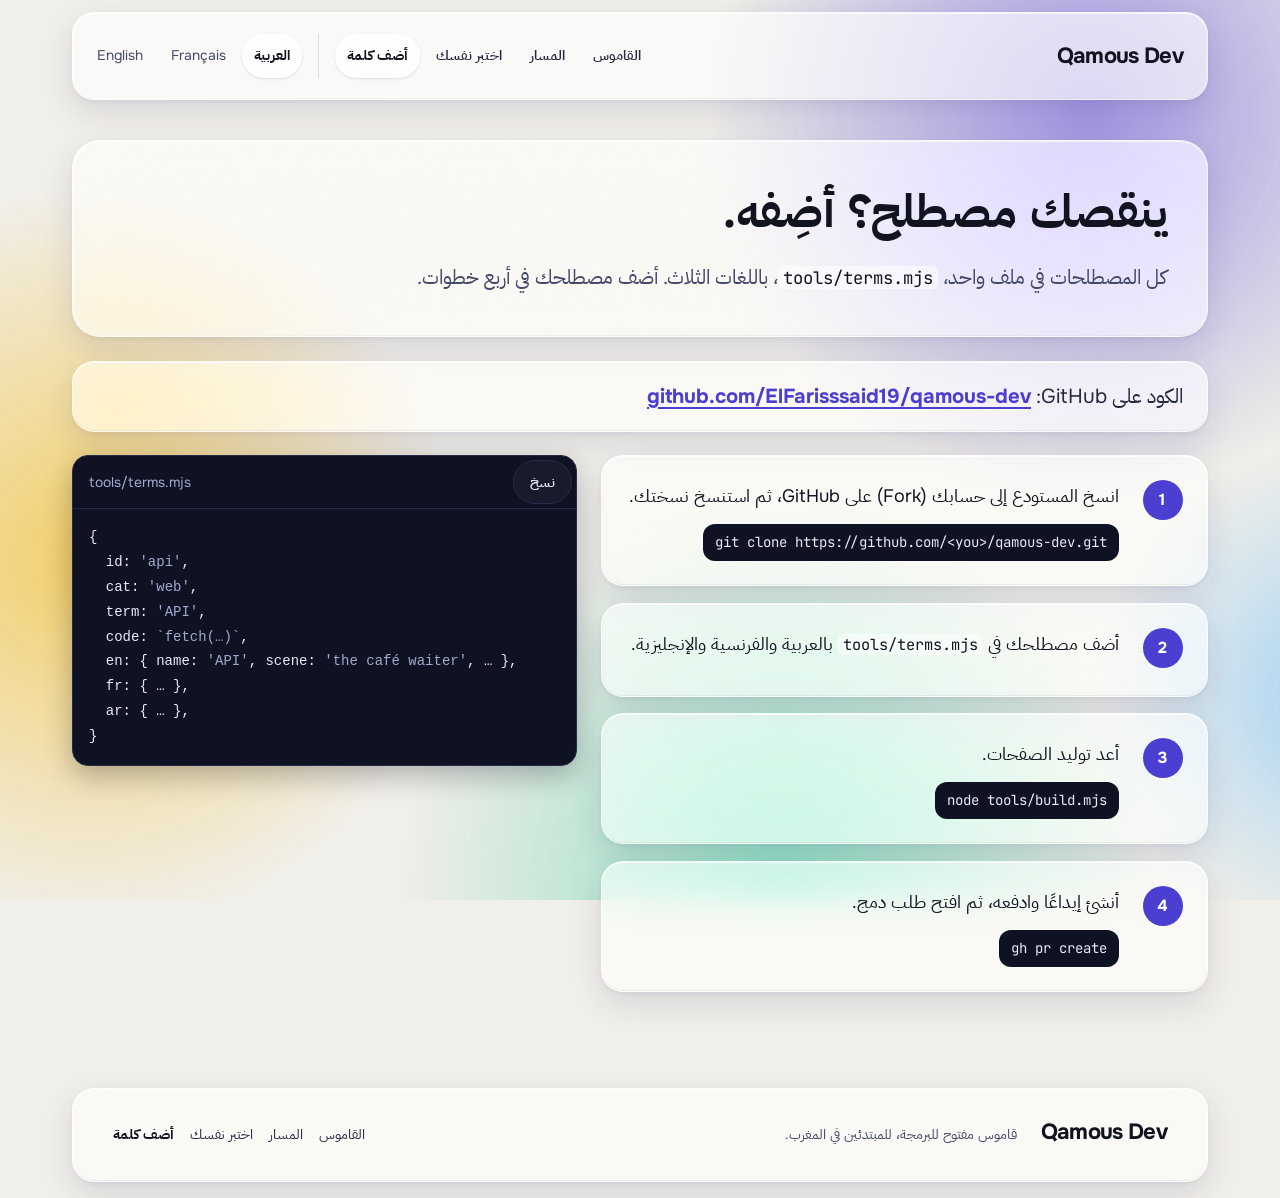
<file: ar/contribute.html>
<!doctype html>
<html lang="ar" dir="rtl">
<head>
  <meta charset="utf-8">
  <meta name="viewport" content="width=device-width, initial-scale=1">
  <title>أضف كلمة، Qamous Dev</title>
  <meta name="description" content="كل المصطلحات في ملف واحد، tools/terms.mjs، باللغات الثلاث. أضف مصطلحك في أربع خطوات.">
  <link rel="canonical" href="https://elfarisssaid19.github.io/qamous-dev/ar/contribute.html">
  <link rel="alternate" hreflang="ar" href="https://elfarisssaid19.github.io/qamous-dev/ar/contribute.html">
  <link rel="alternate" hreflang="fr" href="https://elfarisssaid19.github.io/qamous-dev/fr/contribute.html">
  <link rel="alternate" hreflang="en" href="https://elfarisssaid19.github.io/qamous-dev/en/contribute.html">
  <link rel="alternate" hreflang="x-default" href="https://elfarisssaid19.github.io/qamous-dev/ar/contribute.html">
  <meta property="og:site_name" content="Qamous Dev">
  <meta property="og:type" content="website">
  <meta property="og:title" content="أضف كلمة، Qamous Dev">
  <meta property="og:description" content="كل المصطلحات في ملف واحد، tools/terms.mjs، باللغات الثلاث. أضف مصطلحك في أربع خطوات.">
  <meta property="og:url" content="https://elfarisssaid19.github.io/qamous-dev/ar/contribute.html">
  <meta property="og:locale" content="ar_MA">
  <meta property="og:locale:alternate" content="fr_MA">
  <meta property="og:locale:alternate" content="en_US">
  <meta name="twitter:card" content="summary">
  <meta name="color-scheme" content="light dark">
  <meta name="theme-color" content="#f1efe9" media="(prefers-color-scheme: light)">
  <meta name="theme-color" content="#0a0c18" media="(prefers-color-scheme: dark)">
  <link rel="preconnect" href="https://fonts.googleapis.com">
  <link rel="preconnect" href="https://fonts.gstatic.com" crossorigin>
  <link href="https://fonts.googleapis.com/css2?family=IBM+Plex+Sans+Arabic:wght@400;600;700&family=JetBrains+Mono:wght@400&family=Onest:wght@400;600;700&display=swap" rel="stylesheet">
  <link rel="icon" href="../favicon.svg" type="image/svg+xml">
  <link rel="stylesheet" href="../css/style.css">
  <script>document.documentElement.classList.add('js');</script>
  <script>
    (function () {
      var order = ['index', 'path', 'quiz', 'contribute'];
      function where(u) {
        try { var parts = new URL(u, location.href).pathname.split('/'); return { tab: order.indexOf((parts.pop() || 'index').replace('.html', '')), lang: parts.pop() }; } catch (e) { return null; }
      }
      function direction(from, to) {
        var a = where(from), b = where(to);
        if (!a || !b || a.tab < 0 || b.tab < 0 || a.tab === b.tab || a.lang !== b.lang) return null;
        return b.tab > a.tab ? 'forward' : 'backward';
      }
      addEventListener('pageswap', function (e) {
        if (!e.viewTransition || !e.activation || !e.activation.entry) return;
        var d = direction(location.href, e.activation.entry.url);
        if (d) e.viewTransition.types.add(d);
      });
      addEventListener('pagereveal', function (e) {
        if (!e.viewTransition || !window.navigation || !navigation.activation || !navigation.activation.from) return;
        var d = direction(navigation.activation.from.url, location.href);
        if (d) e.viewTransition.types.add(d);
      });
    })();
  </script>
</head>
<body class="page-add">
  <a class="skip" href="#main">انتقل إلى المحتوى</a>
  <div class="scroll-progress" aria-hidden="true"></div>
  <div class="backdrop" aria-hidden="true">
    <span class="blob blob--majorelle"></span>
    <span class="blob blob--saffron"></span>
    <span class="blob blob--mint"></span>
    <span class="blob blob--sky"></span>
  </div>

  <header class="site-header">
    <nav class="nav container" aria-label="القائمة الرئيسية">
      <a class="wordmark" href="./" aria-label="Qamous Dev، القاموس" dir="ltr">Qamous Dev</a>
      <div class="nav__rows">
        <ul class="nav__links">
          <li><a href="./"><span>القاموس</span></a></li>
          <li><a href="path.html"><span>المسار</span></a></li>
          <li><a href="quiz.html"><span>اختبر نفسك</span></a></li>
          <li><a href="contribute.html" aria-current="page"><span>أضف كلمة</span></a></li>
        </ul>
        <ul class="langs" aria-label="اللغة">
          <li><a href="../ar/contribute.html" hreflang="ar" lang="ar" dir="rtl" aria-current="page">العربية</a></li>
          <li><a href="../fr/contribute.html" hreflang="fr" lang="fr" dir="ltr">Français</a></li>
          <li><a href="../en/contribute.html" hreflang="en" lang="en" dir="ltr">English</a></li>
        </ul>
      </div>
    </nav>
  </header>

  <main id="main">
    <div class="container">
      <div class="page-head" data-reveal>
      <h1 class="page-head__title"><span class="word" style="--i:0">ينقصك</span> <span class="word" style="--i:1">مصطلح؟</span> <span class="word" style="--i:2">أضِفه.</span></h1>
      <p class="page-head__lede">كل المصطلحات في ملف واحد، <code>tools/terms.mjs</code>، باللغات الثلاث. أضف مصطلحك في أربع خطوات.</p>
      </div>
    </div>
    <section class="steps container" aria-label="أضف كلمة">
      <p class="steps__repo" data-reveal>الكود على GitHub: <a href="https://github.com/ElFarisssaid19/qamous-dev" dir="ltr">github.com/ElFarisssaid19/qamous-dev</a></p>
      <ol class="steps__list">
        <li data-reveal>
          <p>انسخ المستودع إلى حسابك (Fork) على GitHub، ثم استنسخ نسختك.</p>
          <code class="cmd" dir="ltr">git clone https://github.com/&lt;you&gt;/qamous-dev.git</code>
        </li>
        <li data-reveal>
          <p>أضف مصطلحك في <code>tools/terms.mjs</code> بالعربية والفرنسية والإنجليزية.</p>
        </li>
        <li data-reveal>
          <p>أعد توليد الصفحات.</p>
          <code class="cmd" dir="ltr">node tools/build.mjs</code>
        </li>
        <li data-reveal>
          <p>أنشئ إيداعًا وادفعه، ثم افتح طلب دمج.</p>
          <code class="cmd" dir="ltr">gh pr create</code>
        </li>
      </ol>
      <figure class="code code--wide" dir="ltr" data-reveal>
        <figcaption>tools/terms.mjs</figcaption>
        <button class="code__copy" type="button">نسخ</button>
        <pre tabindex="0" data-lenis-prevent><code>{
  id: <span class="s">'api'</span>,
  cat: <span class="s">'web'</span>,
  term: <span class="s">'API'</span>,
  code: <span class="s">`fetch(…)`</span>,
  en: { name: <span class="s">'API'</span>, scene: <span class="s">'the café waiter'</span>, … },
  fr: { … },
  ar: { … },
}</code></pre>
      </figure>
    </section>
  </main>

  <footer class="footer">
    <div class="container">
      <div class="footer__row">
      <p class="footer__mark"><a class="wordmark" href="./" aria-label="Qamous Dev، القاموس" dir="ltr">Qamous Dev</a></p>
      <p class="footer__line">قاموس مفتوح للبرمجة، للمبتدئين في المغرب.</p>
      <ul class="footer__links">
          <li><a href="./"><span>القاموس</span></a></li>
          <li><a href="path.html"><span>المسار</span></a></li>
          <li><a href="quiz.html"><span>اختبر نفسك</span></a></li>
          <li><a href="contribute.html" aria-current="page"><span>أضف كلمة</span></a></li>
      </ul>
      </div>
    </div>
  </footer>

  <nav class="tabbar" aria-label="القائمة الرئيسية">
    <ul>
          <li><a href="./"><svg width="22" height="22" viewBox="0 0 24 24" fill="none" stroke="currentColor" stroke-width="1.75" stroke-linecap="round" stroke-linejoin="round" aria-hidden="true"><path d="M12 7v14"/><path d="M3 18a1 1 0 0 1-1-1V4a1 1 0 0 1 1-1h5a4 4 0 0 1 4 4 4 4 0 0 1 4-4h5a1 1 0 0 1 1 1v13a1 1 0 0 1-1 1h-6a3 3 0 0 0-3 3 3 3 0 0 0-3-3z"/></svg><span>القاموس</span></a></li>
          <li><a href="path.html"><svg width="22" height="22" viewBox="0 0 24 24" fill="none" stroke="currentColor" stroke-width="1.75" stroke-linecap="round" stroke-linejoin="round" aria-hidden="true"><circle cx="6" cy="19" r="3"/><path d="M9 19h8.5a3.5 3.5 0 0 0 0-7h-11a3.5 3.5 0 0 1 0-7H15"/><circle cx="18" cy="5" r="3"/></svg><span>المسار</span></a></li>
          <li><a href="quiz.html"><svg width="22" height="22" viewBox="0 0 24 24" fill="none" stroke="currentColor" stroke-width="1.75" stroke-linecap="round" stroke-linejoin="round" aria-hidden="true"><circle cx="12" cy="12" r="10"/><path d="M9.09 9a3 3 0 0 1 5.83 1c0 2-3 3-3 3"/><path d="M12 17h.01"/></svg><span>اختبر نفسك</span></a></li>
          <li><a href="contribute.html" aria-current="page"><svg width="22" height="22" viewBox="0 0 24 24" fill="none" stroke="currentColor" stroke-width="1.75" stroke-linecap="round" stroke-linejoin="round" aria-hidden="true"><rect width="18" height="18" x="3" y="3" rx="2"/><path d="M8 12h8"/><path d="M12 8v8"/></svg><span>أضف كلمة</span></a></li>
    </ul>
  </nav>

  <script type="application/json" id="ui">{"hint":"انقر على أيّ مصطلح لفتحه.","count":{"zero":"لا مصطلحات","one":"مصطلح واحد","two":"مصطلحان","few":"{n} مصطلحات","many":"{n} مصطلحًا","other":"{n} مصطلح"},"inCat":" في {cat}","forQ":" عن «{q}»","empty":"لا يوجد مصطلح يطابق «{q}».","progress":"فهمت {n} من {total}","stage":"{n} من {total}","copied":"تم النسخ","copyFail":"تعذّر النسخ","score":"الإجابات الصحيحة: {right} من {total}","right":"صحيح: {term}.","wrong":"ليس تمامًا. الجواب هو {term}.","lang":"ar","total":40}</script>
  <script src="../js/vendor/lenis.min.js" defer></script>
  <script src="../js/app.js" defer></script>
</body>
</html>
</file>
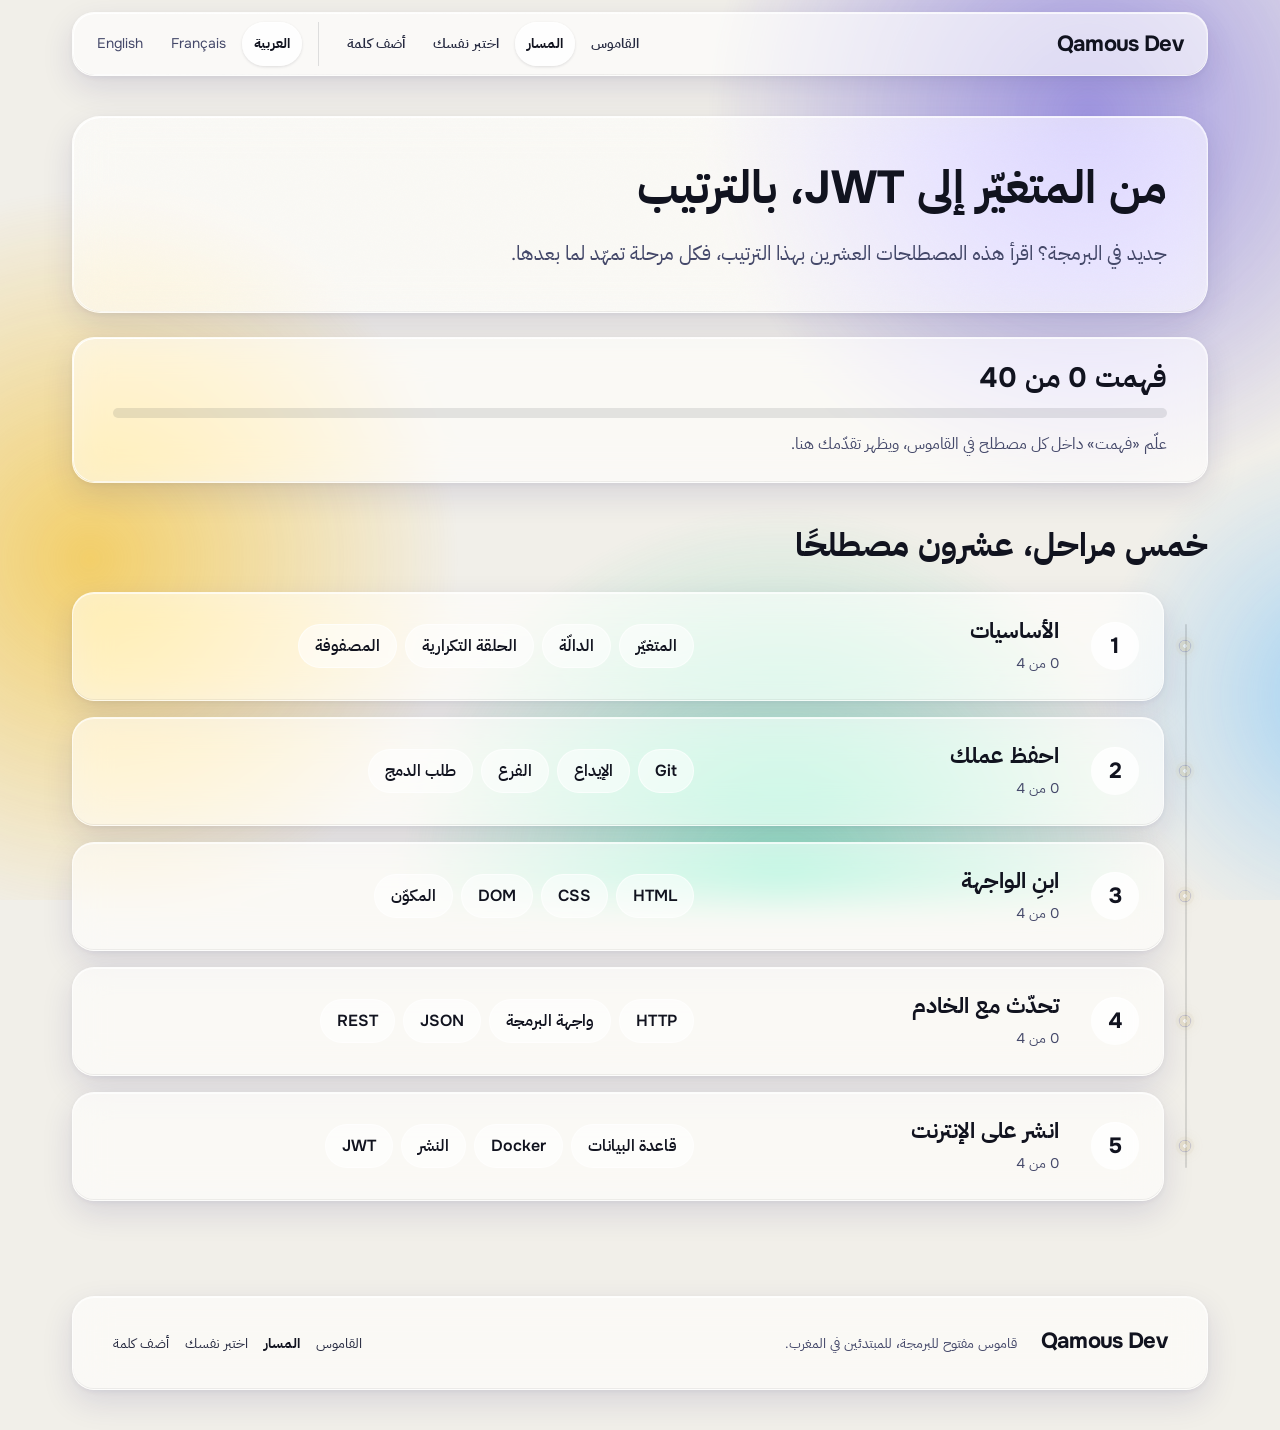
<file: ar/path.html>
<!doctype html>
<html lang="ar" dir="rtl">
<head>
  <meta charset="utf-8">
  <meta name="viewport" content="width=device-width, initial-scale=1">
  <title>المسار، Qamous Dev</title>
  <meta name="description" content="جديد في البرمجة؟ اقرأ هذه المصطلحات العشرين بهذا الترتيب، فكل مرحلة تمهّد لما بعدها.">
  <link rel="canonical" href="https://elfarisssaid19.github.io/qamous-dev/ar/path.html">
  <link rel="alternate" hreflang="ar" href="https://elfarisssaid19.github.io/qamous-dev/ar/path.html">
  <link rel="alternate" hreflang="fr" href="https://elfarisssaid19.github.io/qamous-dev/fr/path.html">
  <link rel="alternate" hreflang="en" href="https://elfarisssaid19.github.io/qamous-dev/en/path.html">
  <link rel="alternate" hreflang="x-default" href="https://elfarisssaid19.github.io/qamous-dev/ar/path.html">
  <meta property="og:site_name" content="Qamous Dev">
  <meta property="og:type" content="website">
  <meta property="og:title" content="المسار، Qamous Dev">
  <meta property="og:description" content="جديد في البرمجة؟ اقرأ هذه المصطلحات العشرين بهذا الترتيب، فكل مرحلة تمهّد لما بعدها.">
  <meta property="og:url" content="https://elfarisssaid19.github.io/qamous-dev/ar/path.html">
  <meta property="og:locale" content="ar_MA">
  <meta property="og:locale:alternate" content="fr_MA">
  <meta property="og:locale:alternate" content="en_US">
  <meta name="twitter:card" content="summary">
  <meta name="color-scheme" content="light dark">
  <meta name="theme-color" content="#f1efe9" media="(prefers-color-scheme: light)">
  <meta name="theme-color" content="#0a0c18" media="(prefers-color-scheme: dark)">
  <link rel="preconnect" href="https://fonts.googleapis.com">
  <link rel="preconnect" href="https://fonts.gstatic.com" crossorigin>
  <link href="https://fonts.googleapis.com/css2?family=IBM+Plex+Sans+Arabic:wght@400;600;700&family=JetBrains+Mono:wght@400&family=Onest:wght@400;600;700&display=swap" rel="stylesheet">
  <link rel="icon" href="../favicon.svg" type="image/svg+xml">
  <link rel="stylesheet" href="../css/style.css">
  <script>document.documentElement.classList.add('js');</script>
  <script>
    (function () {
      var order = ['index', 'path', 'quiz', 'contribute'];
      function where(u) {
        try { var parts = new URL(u, location.href).pathname.split('/'); return { tab: order.indexOf((parts.pop() || 'index').replace('.html', '')), lang: parts.pop() }; } catch (e) { return null; }
      }
      function direction(from, to) {
        var a = where(from), b = where(to);
        if (!a || !b || a.tab < 0 || b.tab < 0 || a.tab === b.tab || a.lang !== b.lang) return null;
        return b.tab > a.tab ? 'forward' : 'backward';
      }
      addEventListener('pageswap', function (e) {
        if (!e.viewTransition || !e.activation || !e.activation.entry) return;
        var d = direction(location.href, e.activation.entry.url);
        if (d) e.viewTransition.types.add(d);
      });
      addEventListener('pagereveal', function (e) {
        if (!e.viewTransition || !window.navigation || !navigation.activation || !navigation.activation.from) return;
        var d = direction(navigation.activation.from.url, location.href);
        if (d) e.viewTransition.types.add(d);
      });
    })();
  </script>
</head>
<body class="page-path">
  <a class="skip" href="#main">انتقل إلى المحتوى</a>
  <div class="scroll-progress" aria-hidden="true"></div>
  <div class="backdrop" aria-hidden="true">
    <span class="blob blob--majorelle"></span>
    <span class="blob blob--saffron"></span>
    <span class="blob blob--mint"></span>
    <span class="blob blob--sky"></span>
  </div>

  <header class="site-header">
    <nav class="nav container" aria-label="القائمة الرئيسية">
      <a class="wordmark" href="./" aria-label="Qamous Dev، القاموس" dir="ltr">Qamous Dev</a>
      <div class="nav__rows">
        <ul class="nav__links">
          <li><a href="./"><span>القاموس</span></a></li>
          <li><a href="path.html" aria-current="page"><span>المسار</span></a></li>
          <li><a href="quiz.html"><span>اختبر نفسك</span></a></li>
          <li><a href="contribute.html"><span>أضف كلمة</span></a></li>
        </ul>
        <ul class="langs" aria-label="اللغة">
          <li><a href="../ar/path.html" hreflang="ar" lang="ar" dir="rtl" aria-current="page">العربية</a></li>
          <li><a href="../fr/path.html" hreflang="fr" lang="fr" dir="ltr">Français</a></li>
          <li><a href="../en/path.html" hreflang="en" lang="en" dir="ltr">English</a></li>
        </ul>
      </div>
    </nav>
  </header>

  <main id="main">
    <div class="container">
      <div class="page-head" data-reveal>
      <h1 class="page-head__title"><span class="word" style="--i:0">من</span> <span class="word" style="--i:1">المتغيّر</span> <span class="word" style="--i:2">إلى</span> <span class="word" style="--i:3">JWT،</span> <span class="word" style="--i:4">بالترتيب</span></h1>
      <p class="page-head__lede">جديد في البرمجة؟ اقرأ هذه المصطلحات العشرين بهذا الترتيب، فكل مرحلة تمهّد لما بعدها.</p>
      </div>
    </div>
    <section class="path container" aria-labelledby="stages-head">
      <div class="progress" data-reveal>
        <p class="progress__text" id="progress" aria-live="polite"></p>
        <div class="meter" aria-hidden="true"><span class="meter__fill" id="meter"></span></div>
        <p class="progress__how">علّم «فهمت» داخل كل مصطلح في القاموس، ويظهر تقدّمك هنا.</p>
      </div>
      <h2 class="path__head" id="stages-head"><span class="slide"><span>خمس مراحل، عشرون مصطلحًا</span></span></h2>
      <ol class="path__stops">
        <li data-stage="variable function loop array" data-reveal>
          <h3>الأساسيات</h3>
          <p class="stop__count"></p>
          <ul><li><a href="./#variable" data-term="variable">المتغيّر<span class="check" hidden><svg width="18" height="18" viewBox="0 0 24 24" fill="none" stroke="currentColor" stroke-width="2" stroke-linecap="round" stroke-linejoin="round" aria-hidden="true"><path d="M20 6 9 17l-5-5"/></svg><span class="visually-hidden">فهمته</span></span></a></li><li><a href="./#function" data-term="function">الدالّة<span class="check" hidden><svg width="18" height="18" viewBox="0 0 24 24" fill="none" stroke="currentColor" stroke-width="2" stroke-linecap="round" stroke-linejoin="round" aria-hidden="true"><path d="M20 6 9 17l-5-5"/></svg><span class="visually-hidden">فهمته</span></span></a></li><li><a href="./#loop" data-term="loop">الحلقة التكرارية<span class="check" hidden><svg width="18" height="18" viewBox="0 0 24 24" fill="none" stroke="currentColor" stroke-width="2" stroke-linecap="round" stroke-linejoin="round" aria-hidden="true"><path d="M20 6 9 17l-5-5"/></svg><span class="visually-hidden">فهمته</span></span></a></li><li><a href="./#array" data-term="array">المصفوفة<span class="check" hidden><svg width="18" height="18" viewBox="0 0 24 24" fill="none" stroke="currentColor" stroke-width="2" stroke-linecap="round" stroke-linejoin="round" aria-hidden="true"><path d="M20 6 9 17l-5-5"/></svg><span class="visually-hidden">فهمته</span></span></a></li></ul>
        </li>
        <li data-stage="git commit branch pull-request" data-reveal>
          <h3>احفظ عملك</h3>
          <p class="stop__count"></p>
          <ul><li><a href="./#git" data-term="git">Git<span class="check" hidden><svg width="18" height="18" viewBox="0 0 24 24" fill="none" stroke="currentColor" stroke-width="2" stroke-linecap="round" stroke-linejoin="round" aria-hidden="true"><path d="M20 6 9 17l-5-5"/></svg><span class="visually-hidden">فهمته</span></span></a></li><li><a href="./#commit" data-term="commit">الإيداع<span class="check" hidden><svg width="18" height="18" viewBox="0 0 24 24" fill="none" stroke="currentColor" stroke-width="2" stroke-linecap="round" stroke-linejoin="round" aria-hidden="true"><path d="M20 6 9 17l-5-5"/></svg><span class="visually-hidden">فهمته</span></span></a></li><li><a href="./#branch" data-term="branch">الفرع<span class="check" hidden><svg width="18" height="18" viewBox="0 0 24 24" fill="none" stroke="currentColor" stroke-width="2" stroke-linecap="round" stroke-linejoin="round" aria-hidden="true"><path d="M20 6 9 17l-5-5"/></svg><span class="visually-hidden">فهمته</span></span></a></li><li><a href="./#pull-request" data-term="pull-request">طلب الدمج<span class="check" hidden><svg width="18" height="18" viewBox="0 0 24 24" fill="none" stroke="currentColor" stroke-width="2" stroke-linecap="round" stroke-linejoin="round" aria-hidden="true"><path d="M20 6 9 17l-5-5"/></svg><span class="visually-hidden">فهمته</span></span></a></li></ul>
        </li>
        <li data-stage="html css dom component" data-reveal>
          <h3>ابنِ الواجهة</h3>
          <p class="stop__count"></p>
          <ul><li><a href="./#html" data-term="html">HTML<span class="check" hidden><svg width="18" height="18" viewBox="0 0 24 24" fill="none" stroke="currentColor" stroke-width="2" stroke-linecap="round" stroke-linejoin="round" aria-hidden="true"><path d="M20 6 9 17l-5-5"/></svg><span class="visually-hidden">فهمته</span></span></a></li><li><a href="./#css" data-term="css">CSS<span class="check" hidden><svg width="18" height="18" viewBox="0 0 24 24" fill="none" stroke="currentColor" stroke-width="2" stroke-linecap="round" stroke-linejoin="round" aria-hidden="true"><path d="M20 6 9 17l-5-5"/></svg><span class="visually-hidden">فهمته</span></span></a></li><li><a href="./#dom" data-term="dom">DOM<span class="check" hidden><svg width="18" height="18" viewBox="0 0 24 24" fill="none" stroke="currentColor" stroke-width="2" stroke-linecap="round" stroke-linejoin="round" aria-hidden="true"><path d="M20 6 9 17l-5-5"/></svg><span class="visually-hidden">فهمته</span></span></a></li><li><a href="./#component" data-term="component">المكوّن<span class="check" hidden><svg width="18" height="18" viewBox="0 0 24 24" fill="none" stroke="currentColor" stroke-width="2" stroke-linecap="round" stroke-linejoin="round" aria-hidden="true"><path d="M20 6 9 17l-5-5"/></svg><span class="visually-hidden">فهمته</span></span></a></li></ul>
        </li>
        <li data-stage="http api json rest" data-reveal>
          <h3>تحدّث مع الخادم</h3>
          <p class="stop__count"></p>
          <ul><li><a href="./#http" data-term="http">HTTP<span class="check" hidden><svg width="18" height="18" viewBox="0 0 24 24" fill="none" stroke="currentColor" stroke-width="2" stroke-linecap="round" stroke-linejoin="round" aria-hidden="true"><path d="M20 6 9 17l-5-5"/></svg><span class="visually-hidden">فهمته</span></span></a></li><li><a href="./#api" data-term="api">واجهة البرمجة<span class="check" hidden><svg width="18" height="18" viewBox="0 0 24 24" fill="none" stroke="currentColor" stroke-width="2" stroke-linecap="round" stroke-linejoin="round" aria-hidden="true"><path d="M20 6 9 17l-5-5"/></svg><span class="visually-hidden">فهمته</span></span></a></li><li><a href="./#json" data-term="json">JSON<span class="check" hidden><svg width="18" height="18" viewBox="0 0 24 24" fill="none" stroke="currentColor" stroke-width="2" stroke-linecap="round" stroke-linejoin="round" aria-hidden="true"><path d="M20 6 9 17l-5-5"/></svg><span class="visually-hidden">فهمته</span></span></a></li><li><a href="./#rest" data-term="rest">REST<span class="check" hidden><svg width="18" height="18" viewBox="0 0 24 24" fill="none" stroke="currentColor" stroke-width="2" stroke-linecap="round" stroke-linejoin="round" aria-hidden="true"><path d="M20 6 9 17l-5-5"/></svg><span class="visually-hidden">فهمته</span></span></a></li></ul>
        </li>
        <li data-stage="database docker deploy jwt" data-reveal>
          <h3>انشر على الإنترنت</h3>
          <p class="stop__count"></p>
          <ul><li><a href="./#database" data-term="database">قاعدة البيانات<span class="check" hidden><svg width="18" height="18" viewBox="0 0 24 24" fill="none" stroke="currentColor" stroke-width="2" stroke-linecap="round" stroke-linejoin="round" aria-hidden="true"><path d="M20 6 9 17l-5-5"/></svg><span class="visually-hidden">فهمته</span></span></a></li><li><a href="./#docker" data-term="docker">Docker<span class="check" hidden><svg width="18" height="18" viewBox="0 0 24 24" fill="none" stroke="currentColor" stroke-width="2" stroke-linecap="round" stroke-linejoin="round" aria-hidden="true"><path d="M20 6 9 17l-5-5"/></svg><span class="visually-hidden">فهمته</span></span></a></li><li><a href="./#deploy" data-term="deploy">النشر<span class="check" hidden><svg width="18" height="18" viewBox="0 0 24 24" fill="none" stroke="currentColor" stroke-width="2" stroke-linecap="round" stroke-linejoin="round" aria-hidden="true"><path d="M20 6 9 17l-5-5"/></svg><span class="visually-hidden">فهمته</span></span></a></li><li><a href="./#jwt" data-term="jwt">JWT<span class="check" hidden><svg width="18" height="18" viewBox="0 0 24 24" fill="none" stroke="currentColor" stroke-width="2" stroke-linecap="round" stroke-linejoin="round" aria-hidden="true"><path d="M20 6 9 17l-5-5"/></svg><span class="visually-hidden">فهمته</span></span></a></li></ul>
        </li>
      </ol>
    </section>
  </main>

  <footer class="footer">
    <div class="container">
      <div class="footer__row">
      <p class="footer__mark"><a class="wordmark" href="./" aria-label="Qamous Dev، القاموس" dir="ltr">Qamous Dev</a></p>
      <p class="footer__line">قاموس مفتوح للبرمجة، للمبتدئين في المغرب.</p>
      <ul class="footer__links">
          <li><a href="./"><span>القاموس</span></a></li>
          <li><a href="path.html" aria-current="page"><span>المسار</span></a></li>
          <li><a href="quiz.html"><span>اختبر نفسك</span></a></li>
          <li><a href="contribute.html"><span>أضف كلمة</span></a></li>
      </ul>
      </div>
    </div>
  </footer>

  <nav class="tabbar" aria-label="القائمة الرئيسية">
    <ul>
          <li><a href="./"><svg width="22" height="22" viewBox="0 0 24 24" fill="none" stroke="currentColor" stroke-width="1.75" stroke-linecap="round" stroke-linejoin="round" aria-hidden="true"><path d="M12 7v14"/><path d="M3 18a1 1 0 0 1-1-1V4a1 1 0 0 1 1-1h5a4 4 0 0 1 4 4 4 4 0 0 1 4-4h5a1 1 0 0 1 1 1v13a1 1 0 0 1-1 1h-6a3 3 0 0 0-3 3 3 3 0 0 0-3-3z"/></svg><span>القاموس</span></a></li>
          <li><a href="path.html" aria-current="page"><svg width="22" height="22" viewBox="0 0 24 24" fill="none" stroke="currentColor" stroke-width="1.75" stroke-linecap="round" stroke-linejoin="round" aria-hidden="true"><circle cx="6" cy="19" r="3"/><path d="M9 19h8.5a3.5 3.5 0 0 0 0-7h-11a3.5 3.5 0 0 1 0-7H15"/><circle cx="18" cy="5" r="3"/></svg><span>المسار</span></a></li>
          <li><a href="quiz.html"><svg width="22" height="22" viewBox="0 0 24 24" fill="none" stroke="currentColor" stroke-width="1.75" stroke-linecap="round" stroke-linejoin="round" aria-hidden="true"><circle cx="12" cy="12" r="10"/><path d="M9.09 9a3 3 0 0 1 5.83 1c0 2-3 3-3 3"/><path d="M12 17h.01"/></svg><span>اختبر نفسك</span></a></li>
          <li><a href="contribute.html"><svg width="22" height="22" viewBox="0 0 24 24" fill="none" stroke="currentColor" stroke-width="1.75" stroke-linecap="round" stroke-linejoin="round" aria-hidden="true"><rect width="18" height="18" x="3" y="3" rx="2"/><path d="M8 12h8"/><path d="M12 8v8"/></svg><span>أضف كلمة</span></a></li>
    </ul>
  </nav>

  <script type="application/json" id="ui">{"hint":"انقر على أيّ مصطلح لفتحه.","count":{"zero":"لا مصطلحات","one":"مصطلح واحد","two":"مصطلحان","few":"{n} مصطلحات","many":"{n} مصطلحًا","other":"{n} مصطلح"},"inCat":" في {cat}","forQ":" عن «{q}»","empty":"لا يوجد مصطلح يطابق «{q}».","progress":"فهمت {n} من {total}","stage":"{n} من {total}","copied":"تم النسخ","copyFail":"تعذّر النسخ","score":"الإجابات الصحيحة: {right} من {total}","right":"صحيح: {term}.","wrong":"ليس تمامًا. الجواب هو {term}.","lang":"ar","total":40}</script>
  <script type="application/json" id="terms">[{"id":"variable"},{"id":"function"},{"id":"loop"},{"id":"array"},{"id":"bug"},{"id":"async-await"},{"id":"git"},{"id":"repository"},{"id":"commit"},{"id":"branch"},{"id":"merge"},{"id":"pull-request"},{"id":"clone"},{"id":"http"},{"id":"api"},{"id":"rest"},{"id":"json"},{"id":"endpoint"},{"id":"status-code"},{"id":"cors"},{"id":"html"},{"id":"css"},{"id":"dom"},{"id":"component"},{"id":"state"},{"id":"props"},{"id":"useeffect"},{"id":"database"},{"id":"sql"},{"id":"sql-join"},{"id":"primary-key"},{"id":"orm"},{"id":"docker"},{"id":"container"},{"id":"env-variable"},{"id":"deploy"},{"id":"ci-cd"},{"id":"jwt"},{"id":"hashing"},{"id":"auth"}]</script>
  <script src="../js/vendor/lenis.min.js" defer></script>
  <script src="../js/app.js" defer></script>
</body>
</html>
</file>
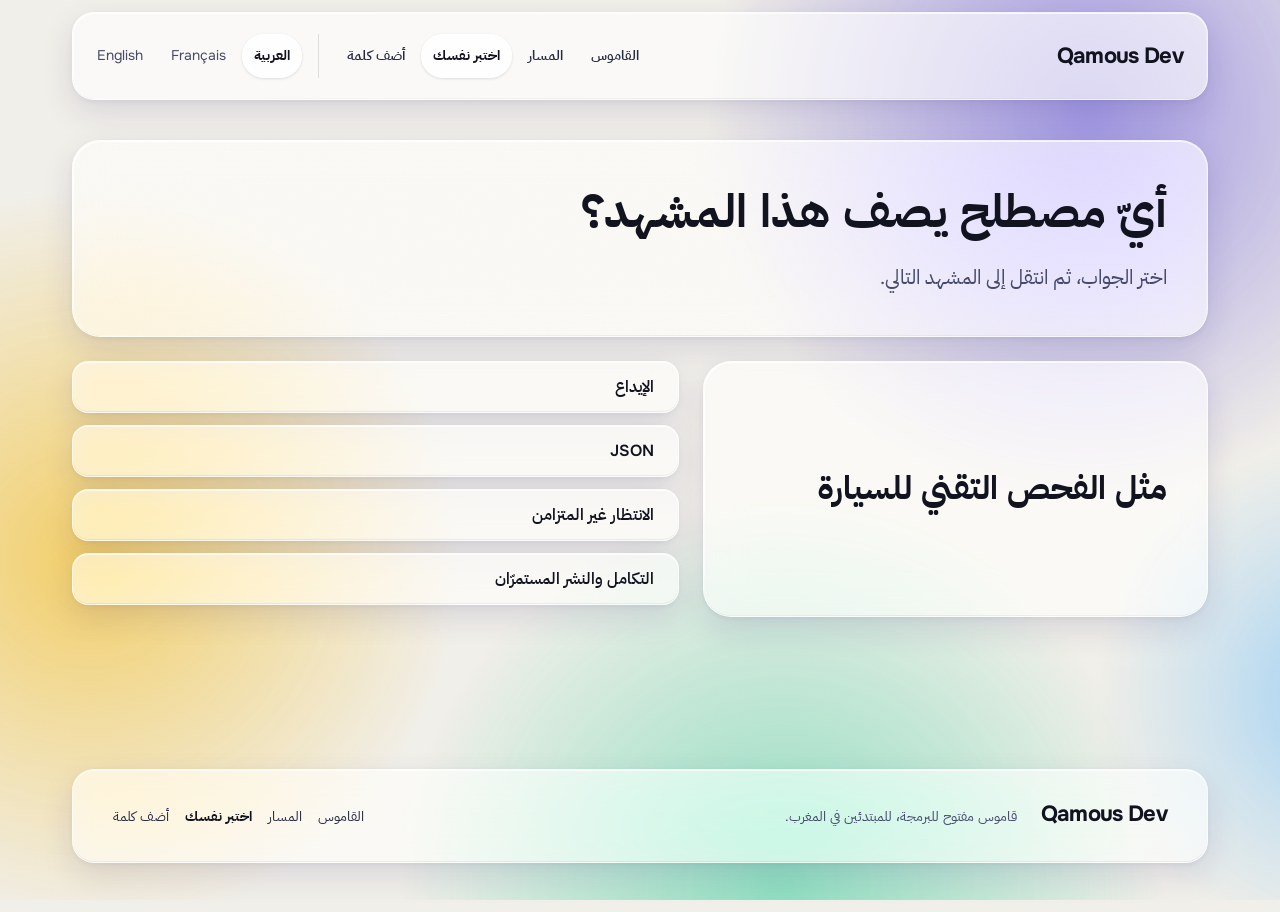
<file: ar/quiz.html>
<!doctype html>
<html lang="ar" dir="rtl">
<head>
  <meta charset="utf-8">
  <meta name="viewport" content="width=device-width, initial-scale=1">
  <title>اختبر نفسك، Qamous Dev</title>
  <meta name="description" content="أيّ مصطلح يصف هذا المشهد؟ اختر الجواب، ثم انتقل إلى المشهد التالي.">
  <link rel="canonical" href="https://elfarisssaid19.github.io/qamous-dev/ar/quiz.html">
  <link rel="alternate" hreflang="ar" href="https://elfarisssaid19.github.io/qamous-dev/ar/quiz.html">
  <link rel="alternate" hreflang="fr" href="https://elfarisssaid19.github.io/qamous-dev/fr/quiz.html">
  <link rel="alternate" hreflang="en" href="https://elfarisssaid19.github.io/qamous-dev/en/quiz.html">
  <link rel="alternate" hreflang="x-default" href="https://elfarisssaid19.github.io/qamous-dev/ar/quiz.html">
  <meta property="og:site_name" content="Qamous Dev">
  <meta property="og:type" content="website">
  <meta property="og:title" content="اختبر نفسك، Qamous Dev">
  <meta property="og:description" content="أيّ مصطلح يصف هذا المشهد؟ اختر الجواب، ثم انتقل إلى المشهد التالي.">
  <meta property="og:url" content="https://elfarisssaid19.github.io/qamous-dev/ar/quiz.html">
  <meta property="og:locale" content="ar_MA">
  <meta property="og:locale:alternate" content="fr_MA">
  <meta property="og:locale:alternate" content="en_US">
  <meta name="twitter:card" content="summary">
  <meta name="color-scheme" content="light dark">
  <meta name="theme-color" content="#f1efe9" media="(prefers-color-scheme: light)">
  <meta name="theme-color" content="#0a0c18" media="(prefers-color-scheme: dark)">
  <link rel="preconnect" href="https://fonts.googleapis.com">
  <link rel="preconnect" href="https://fonts.gstatic.com" crossorigin>
  <link href="https://fonts.googleapis.com/css2?family=IBM+Plex+Sans+Arabic:wght@400;600;700&family=JetBrains+Mono:wght@400&family=Onest:wght@400;600;700&display=swap" rel="stylesheet">
  <link rel="icon" href="../favicon.svg" type="image/svg+xml">
  <link rel="stylesheet" href="../css/style.css">
  <script>document.documentElement.classList.add('js');</script>
  <script>
    (function () {
      var order = ['index', 'path', 'quiz', 'contribute'];
      function where(u) {
        try { var parts = new URL(u, location.href).pathname.split('/'); return { tab: order.indexOf((parts.pop() || 'index').replace('.html', '')), lang: parts.pop() }; } catch (e) { return null; }
      }
      function direction(from, to) {
        var a = where(from), b = where(to);
        if (!a || !b || a.tab < 0 || b.tab < 0 || a.tab === b.tab || a.lang !== b.lang) return null;
        return b.tab > a.tab ? 'forward' : 'backward';
      }
      addEventListener('pageswap', function (e) {
        if (!e.viewTransition || !e.activation || !e.activation.entry) return;
        var d = direction(location.href, e.activation.entry.url);
        if (d) e.viewTransition.types.add(d);
      });
      addEventListener('pagereveal', function (e) {
        if (!e.viewTransition || !window.navigation || !navigation.activation || !navigation.activation.from) return;
        var d = direction(navigation.activation.from.url, location.href);
        if (d) e.viewTransition.types.add(d);
      });
    })();
  </script>
</head>
<body class="page-quiz">
  <a class="skip" href="#main">انتقل إلى المحتوى</a>
  <div class="scroll-progress" aria-hidden="true"></div>
  <div class="backdrop" aria-hidden="true">
    <span class="blob blob--majorelle"></span>
    <span class="blob blob--saffron"></span>
    <span class="blob blob--mint"></span>
    <span class="blob blob--sky"></span>
  </div>

  <header class="site-header">
    <nav class="nav container" aria-label="القائمة الرئيسية">
      <a class="wordmark" href="./" aria-label="Qamous Dev، القاموس" dir="ltr">Qamous Dev</a>
      <div class="nav__rows">
        <ul class="nav__links">
          <li><a href="./"><span>القاموس</span></a></li>
          <li><a href="path.html"><span>المسار</span></a></li>
          <li><a href="quiz.html" aria-current="page"><span>اختبر نفسك</span></a></li>
          <li><a href="contribute.html"><span>أضف كلمة</span></a></li>
        </ul>
        <ul class="langs" aria-label="اللغة">
          <li><a href="../ar/quiz.html" hreflang="ar" lang="ar" dir="rtl" aria-current="page">العربية</a></li>
          <li><a href="../fr/quiz.html" hreflang="fr" lang="fr" dir="ltr">Français</a></li>
          <li><a href="../en/quiz.html" hreflang="en" lang="en" dir="ltr">English</a></li>
        </ul>
      </div>
    </nav>
  </header>

  <main id="main">
    <div class="container">
      <div class="page-head" data-reveal>
      <h1 class="page-head__title"><span class="word" style="--i:0">أيّ</span> <span class="word" style="--i:1">مصطلح</span> <span class="word" style="--i:2">يصف</span> <span class="word" style="--i:3">هذا</span> <span class="word" style="--i:4">المشهد؟</span></h1>
      <p class="page-head__lede">اختر الجواب، ثم انتقل إلى المشهد التالي.</p>
      <p class="quiz__score" id="quiz-score" aria-live="polite"></p>
      </div>
    </div>
    <section class="quiz container" aria-label="اختبر نفسك">
      <p class="quiz__nojs">يحتاج هذا الاختبار إلى JavaScript.</p>
      <div class="quiz__card" id="quiz" data-reveal hidden>
        <p class="quiz__scene" id="quiz-scene"></p>
        <ul class="quiz__choices" id="quiz-choices" aria-labelledby="quiz-scene"></ul>
        <p class="quiz__feedback" id="quiz-feedback" aria-live="polite"></p>
        <button class="btn" type="button" id="quiz-next">المشهد التالي</button>
      </div>
    </section>
  </main>

  <footer class="footer">
    <div class="container">
      <div class="footer__row">
      <p class="footer__mark"><a class="wordmark" href="./" aria-label="Qamous Dev، القاموس" dir="ltr">Qamous Dev</a></p>
      <p class="footer__line">قاموس مفتوح للبرمجة، للمبتدئين في المغرب.</p>
      <ul class="footer__links">
          <li><a href="./"><span>القاموس</span></a></li>
          <li><a href="path.html"><span>المسار</span></a></li>
          <li><a href="quiz.html" aria-current="page"><span>اختبر نفسك</span></a></li>
          <li><a href="contribute.html"><span>أضف كلمة</span></a></li>
      </ul>
      </div>
    </div>
  </footer>

  <nav class="tabbar" aria-label="القائمة الرئيسية">
    <ul>
          <li><a href="./"><svg width="22" height="22" viewBox="0 0 24 24" fill="none" stroke="currentColor" stroke-width="1.75" stroke-linecap="round" stroke-linejoin="round" aria-hidden="true"><path d="M12 7v14"/><path d="M3 18a1 1 0 0 1-1-1V4a1 1 0 0 1 1-1h5a4 4 0 0 1 4 4 4 4 0 0 1 4-4h5a1 1 0 0 1 1 1v13a1 1 0 0 1-1 1h-6a3 3 0 0 0-3 3 3 3 0 0 0-3-3z"/></svg><span>القاموس</span></a></li>
          <li><a href="path.html"><svg width="22" height="22" viewBox="0 0 24 24" fill="none" stroke="currentColor" stroke-width="1.75" stroke-linecap="round" stroke-linejoin="round" aria-hidden="true"><circle cx="6" cy="19" r="3"/><path d="M9 19h8.5a3.5 3.5 0 0 0 0-7h-11a3.5 3.5 0 0 1 0-7H15"/><circle cx="18" cy="5" r="3"/></svg><span>المسار</span></a></li>
          <li><a href="quiz.html" aria-current="page"><svg width="22" height="22" viewBox="0 0 24 24" fill="none" stroke="currentColor" stroke-width="1.75" stroke-linecap="round" stroke-linejoin="round" aria-hidden="true"><circle cx="12" cy="12" r="10"/><path d="M9.09 9a3 3 0 0 1 5.83 1c0 2-3 3-3 3"/><path d="M12 17h.01"/></svg><span>اختبر نفسك</span></a></li>
          <li><a href="contribute.html"><svg width="22" height="22" viewBox="0 0 24 24" fill="none" stroke="currentColor" stroke-width="1.75" stroke-linecap="round" stroke-linejoin="round" aria-hidden="true"><rect width="18" height="18" x="3" y="3" rx="2"/><path d="M8 12h8"/><path d="M12 8v8"/></svg><span>أضف كلمة</span></a></li>
    </ul>
  </nav>

  <script type="application/json" id="ui">{"hint":"انقر على أيّ مصطلح لفتحه.","count":{"zero":"لا مصطلحات","one":"مصطلح واحد","two":"مصطلحان","few":"{n} مصطلحات","many":"{n} مصطلحًا","other":"{n} مصطلح"},"inCat":" في {cat}","forQ":" عن «{q}»","empty":"لا يوجد مصطلح يطابق «{q}».","progress":"فهمت {n} من {total}","stage":"{n} من {total}","copied":"تم النسخ","copyFail":"تعذّر النسخ","score":"الإجابات الصحيحة: {right} من {total}","right":"صحيح: {term}.","wrong":"ليس تمامًا. الجواب هو {term}.","lang":"ar","total":40}</script>
  <script type="application/json" id="terms">[{"id":"variable","cat":"basics","name":"المتغيّر","scene":"مثل برطمان السكر في المطبخ"},{"id":"function","cat":"basics","name":"الدالّة","scene":"مثل بائعة المسمّن"},{"id":"loop","cat":"basics","name":"الحلقة التكرارية","scene":"مثل سقّاء ساحة جامع الفنا"},{"id":"array","cat":"basics","name":"المصفوفة","scene":"مثل مقاعد الطاكسي الكبير"},{"id":"bug","cat":"basics","name":"الخلل البرمجي","scene":"مثل قائمة المشتريات الناقصة"},{"id":"async-await","cat":"basics","name":"الانتظار غير المتزامن","scene":"مثل الملابس عند محلّ التنظيف"},{"id":"git","cat":"git","name":"Git","scene":"مثل دفتر النصوص في المدرسة"},{"id":"repository","cat":"git","name":"المستودع","scene":"مثل ألبوم صور العائلة"},{"id":"commit","cat":"git","name":"الإيداع","scene":"مثل صورة الطاجين في كل مرحلة"},{"id":"branch","cat":"git","name":"الفرع","scene":"مثل زقاق في المدينة القديمة"},{"id":"merge","cat":"git","name":"الدمج","scene":"مثل خيّاطتان على قفطان واحد"},{"id":"pull-request","cat":"git","name":"طلب الدمج","scene":"مثل طلب عند المقدّم"},{"id":"clone","cat":"git","name":"الاستنساخ","scene":"مثل وصفة حريرة الجدّة"},{"id":"http","cat":"web","name":"HTTP","scene":"مثل رسالة في مكتب البريد"},{"id":"api","cat":"web","name":"واجهة البرمجة","scene":"مثل نادل المقهى"},{"id":"rest","cat":"web","name":"REST","scene":"مثل قائمة المقهى"},{"id":"json","cat":"web","name":"JSON","scene":"مثل قائمة مشتريات الأم"},{"id":"endpoint","cat":"web","name":"نقطة النهاية","scene":"مثل شبابيك المقاطعة"},{"id":"status-code","cat":"web","name":"رمز الحالة","scene":"مثل جواب البقّال"},{"id":"cors","cat":"web","name":"CORS","scene":"مثل حارس الإقامة"},{"id":"html","cat":"front","name":"HTML","scene":"مثل جدران البيت"},{"id":"css","cat":"front","name":"CSS","scene":"مثل الصباغة والزليج"},{"id":"dom","cat":"front","name":"DOM","scene":"مثل شجرة العائلة"},{"id":"component","cat":"front","name":"المكوّن","scene":"مثل قالب الآجرّ"},{"id":"state","cat":"front","name":"الحالة","scene":"مثل لوحة النتيجة في الملعب"},{"id":"props","cat":"front","name":"الخصائص","scene":"مثل طلبية رئيس الطهاة"},{"id":"useeffect","cat":"front","name":"useEffect","scene":"مثل ضوء كل غرفة"},{"id":"database","cat":"data","name":"قاعدة البيانات","scene":"مثل أرشيف الجماعة"},{"id":"sql","cat":"data","name":"SQL","scene":"مثل طلبك من البقّال"},{"id":"sql-join","cat":"data","name":"الربط في SQL","scene":"مثل دفتر ديون البقّال"},{"id":"primary-key","cat":"data","name":"المفتاح الأساسي","scene":"مثل رقم البطاقة الوطنية"},{"id":"orm","cat":"data","name":"ORM","scene":"مثل الترجمان في المحكمة"},{"id":"docker","cat":"devops","name":"Docker","scene":"مثل حاويات ميناء طنجة المتوسط"},{"id":"container","cat":"devops","name":"الحاوية","scene":"مثل البغرير من وصفة واحدة"},{"id":"env-variable","cat":"devops","name":"متغيّر البيئة","scene":"مثل كلمة سرّ الويفي في المقهى"},{"id":"deploy","cat":"devops","name":"النشر","scene":"مثل حريرة رمضان للجيران"},{"id":"ci-cd","cat":"devops","name":"التكامل والنشر المستمرّان","scene":"مثل الفحص التقني للسيارة"},{"id":"jwt","cat":"security","name":"JWT","scene":"مثل سوار مهرجان موازين"},{"id":"hashing","cat":"security","name":"التجزئة","scene":"مثل عصير الليمون"},{"id":"auth","cat":"security","name":"المصادقة والتفويض","scene":"مثل جواز السفر وبطاقة الصعود"}]</script>
  <script src="../js/vendor/lenis.min.js" defer></script>
  <script src="../js/app.js" defer></script>
</body>
</html>
</file>
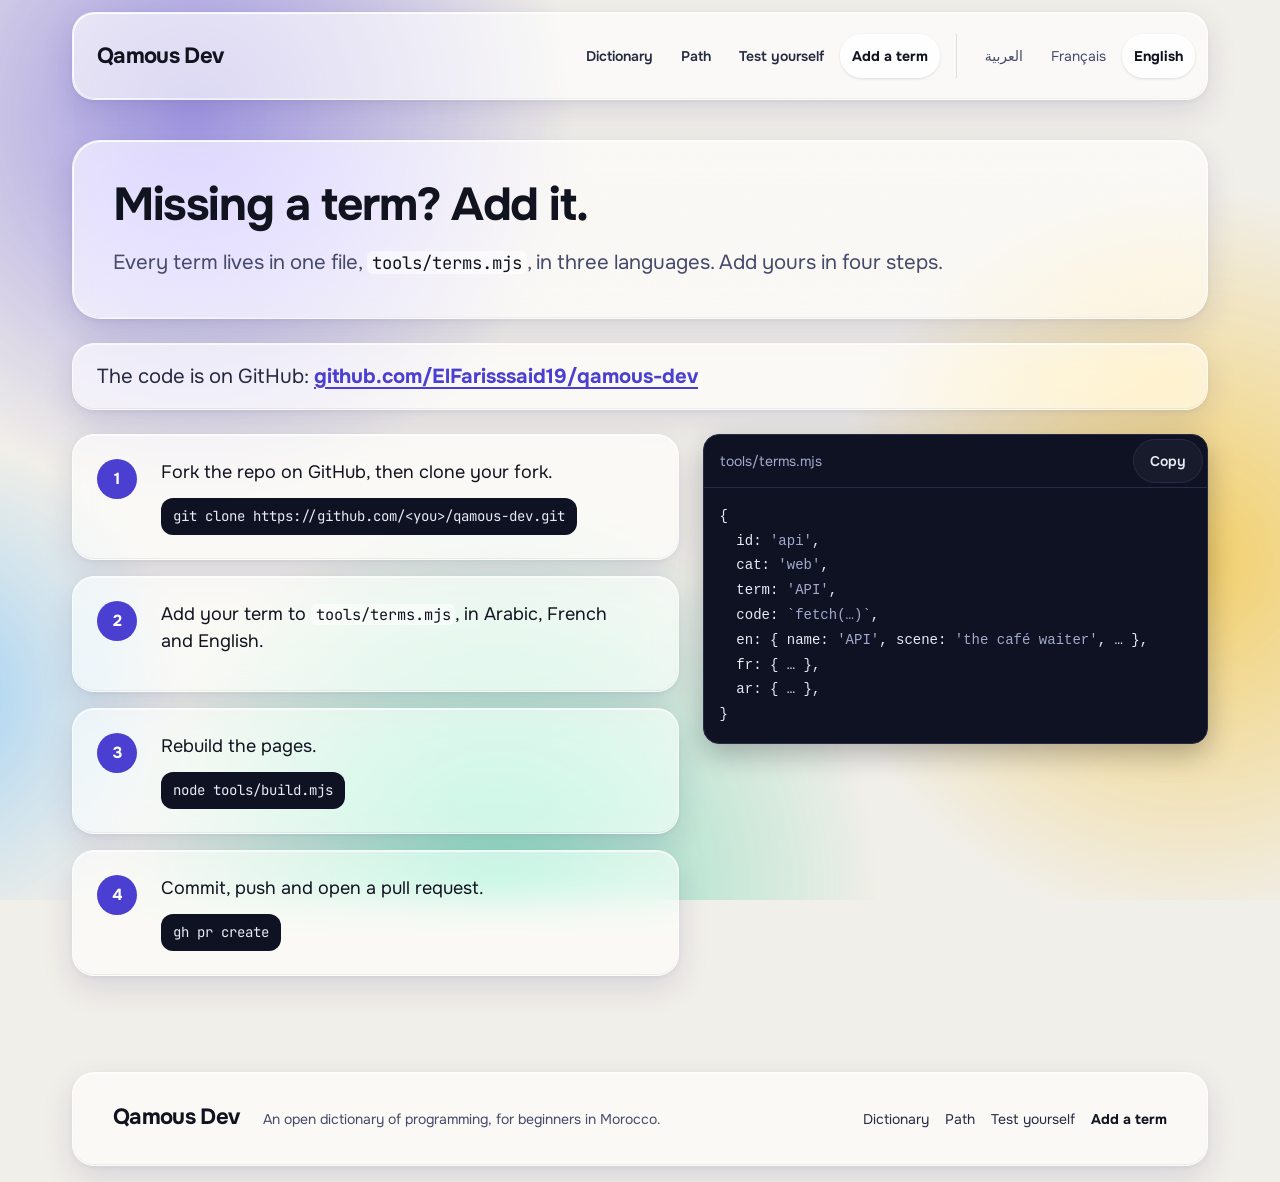
<file: en/contribute.html>
<!doctype html>
<html lang="en" dir="ltr">
<head>
  <meta charset="utf-8">
  <meta name="viewport" content="width=device-width, initial-scale=1">
  <title>Add a term, Qamous Dev</title>
  <meta name="description" content="Every term lives in one file, tools/terms.mjs, in three languages. Add yours in four steps.">
  <link rel="canonical" href="https://elfarisssaid19.github.io/qamous-dev/en/contribute.html">
  <link rel="alternate" hreflang="ar" href="https://elfarisssaid19.github.io/qamous-dev/ar/contribute.html">
  <link rel="alternate" hreflang="fr" href="https://elfarisssaid19.github.io/qamous-dev/fr/contribute.html">
  <link rel="alternate" hreflang="en" href="https://elfarisssaid19.github.io/qamous-dev/en/contribute.html">
  <link rel="alternate" hreflang="x-default" href="https://elfarisssaid19.github.io/qamous-dev/ar/contribute.html">
  <meta property="og:site_name" content="Qamous Dev">
  <meta property="og:type" content="website">
  <meta property="og:title" content="Add a term, Qamous Dev">
  <meta property="og:description" content="Every term lives in one file, tools/terms.mjs, in three languages. Add yours in four steps.">
  <meta property="og:url" content="https://elfarisssaid19.github.io/qamous-dev/en/contribute.html">
  <meta property="og:locale" content="en_US">
  <meta property="og:locale:alternate" content="ar_MA">
  <meta property="og:locale:alternate" content="fr_MA">
  <meta name="twitter:card" content="summary">
  <meta name="color-scheme" content="light dark">
  <meta name="theme-color" content="#f1efe9" media="(prefers-color-scheme: light)">
  <meta name="theme-color" content="#0a0c18" media="(prefers-color-scheme: dark)">
  <link rel="preconnect" href="https://fonts.googleapis.com">
  <link rel="preconnect" href="https://fonts.gstatic.com" crossorigin>
  <link href="https://fonts.googleapis.com/css2?family=JetBrains+Mono:wght@400&family=Onest:wght@400;600;700&display=swap" rel="stylesheet">
  <link rel="icon" href="../favicon.svg" type="image/svg+xml">
  <link rel="stylesheet" href="../css/style.css">
  <script>document.documentElement.classList.add('js');</script>
  <script>
    (function () {
      var order = ['index', 'path', 'quiz', 'contribute'];
      function where(u) {
        try { var parts = new URL(u, location.href).pathname.split('/'); return { tab: order.indexOf((parts.pop() || 'index').replace('.html', '')), lang: parts.pop() }; } catch (e) { return null; }
      }
      function direction(from, to) {
        var a = where(from), b = where(to);
        if (!a || !b || a.tab < 0 || b.tab < 0 || a.tab === b.tab || a.lang !== b.lang) return null;
        return b.tab > a.tab ? 'forward' : 'backward';
      }
      addEventListener('pageswap', function (e) {
        if (!e.viewTransition || !e.activation || !e.activation.entry) return;
        var d = direction(location.href, e.activation.entry.url);
        if (d) e.viewTransition.types.add(d);
      });
      addEventListener('pagereveal', function (e) {
        if (!e.viewTransition || !window.navigation || !navigation.activation || !navigation.activation.from) return;
        var d = direction(navigation.activation.from.url, location.href);
        if (d) e.viewTransition.types.add(d);
      });
    })();
  </script>
</head>
<body class="page-add">
  <a class="skip" href="#main">Skip to content</a>
  <div class="scroll-progress" aria-hidden="true"></div>
  <div class="backdrop" aria-hidden="true">
    <span class="blob blob--majorelle"></span>
    <span class="blob blob--saffron"></span>
    <span class="blob blob--mint"></span>
    <span class="blob blob--sky"></span>
  </div>

  <header class="site-header">
    <nav class="nav container" aria-label="Main menu">
      <a class="wordmark" href="./" aria-label="Qamous Dev, dictionary" dir="ltr">Qamous Dev</a>
      <div class="nav__rows">
        <ul class="nav__links">
          <li><a href="./"><span>Dictionary</span></a></li>
          <li><a href="path.html"><span>Path</span></a></li>
          <li><a href="quiz.html"><span>Test yourself</span></a></li>
          <li><a href="contribute.html" aria-current="page"><span>Add a term</span></a></li>
        </ul>
        <ul class="langs" aria-label="Language">
          <li><a href="../ar/contribute.html" hreflang="ar" lang="ar" dir="rtl">العربية</a></li>
          <li><a href="../fr/contribute.html" hreflang="fr" lang="fr" dir="ltr">Français</a></li>
          <li><a href="../en/contribute.html" hreflang="en" lang="en" dir="ltr" aria-current="page">English</a></li>
        </ul>
      </div>
    </nav>
  </header>

  <main id="main">
    <div class="container">
      <div class="page-head" data-reveal>
      <h1 class="page-head__title"><span class="word" style="--i:0">Missing</span> <span class="word" style="--i:1">a</span> <span class="word" style="--i:2">term?</span> <span class="word" style="--i:3">Add</span> <span class="word" style="--i:4">it.</span></h1>
      <p class="page-head__lede">Every term lives in one file, <code>tools/terms.mjs</code>, in three languages. Add yours in four steps.</p>
      </div>
    </div>
    <section class="steps container" aria-label="Add a term">
      <p class="steps__repo" data-reveal>The code is on GitHub: <a href="https://github.com/ElFarisssaid19/qamous-dev" dir="ltr">github.com/ElFarisssaid19/qamous-dev</a></p>
      <ol class="steps__list">
        <li data-reveal>
          <p>Fork the repo on GitHub, then clone your fork.</p>
          <code class="cmd" dir="ltr">git clone https://github.com/&lt;you&gt;/qamous-dev.git</code>
        </li>
        <li data-reveal>
          <p>Add your term to <code>tools/terms.mjs</code>, in Arabic, French and English.</p>
        </li>
        <li data-reveal>
          <p>Rebuild the pages.</p>
          <code class="cmd" dir="ltr">node tools/build.mjs</code>
        </li>
        <li data-reveal>
          <p>Commit, push and open a pull request.</p>
          <code class="cmd" dir="ltr">gh pr create</code>
        </li>
      </ol>
      <figure class="code code--wide" dir="ltr" data-reveal>
        <figcaption>tools/terms.mjs</figcaption>
        <button class="code__copy" type="button">Copy</button>
        <pre tabindex="0" data-lenis-prevent><code>{
  id: <span class="s">'api'</span>,
  cat: <span class="s">'web'</span>,
  term: <span class="s">'API'</span>,
  code: <span class="s">`fetch(…)`</span>,
  en: { name: <span class="s">'API'</span>, scene: <span class="s">'the café waiter'</span>, … },
  fr: { … },
  ar: { … },
}</code></pre>
      </figure>
    </section>
  </main>

  <footer class="footer">
    <div class="container">
      <div class="footer__row">
      <p class="footer__mark"><a class="wordmark" href="./" aria-label="Qamous Dev, dictionary" dir="ltr">Qamous Dev</a></p>
      <p class="footer__line">An open dictionary of programming, for beginners in Morocco.</p>
      <ul class="footer__links">
          <li><a href="./"><span>Dictionary</span></a></li>
          <li><a href="path.html"><span>Path</span></a></li>
          <li><a href="quiz.html"><span>Test yourself</span></a></li>
          <li><a href="contribute.html" aria-current="page"><span>Add a term</span></a></li>
      </ul>
      </div>
    </div>
  </footer>

  <nav class="tabbar" aria-label="Main menu">
    <ul>
          <li><a href="./"><svg width="22" height="22" viewBox="0 0 24 24" fill="none" stroke="currentColor" stroke-width="1.75" stroke-linecap="round" stroke-linejoin="round" aria-hidden="true"><path d="M12 7v14"/><path d="M3 18a1 1 0 0 1-1-1V4a1 1 0 0 1 1-1h5a4 4 0 0 1 4 4 4 4 0 0 1 4-4h5a1 1 0 0 1 1 1v13a1 1 0 0 1-1 1h-6a3 3 0 0 0-3 3 3 3 0 0 0-3-3z"/></svg><span>Dictionary</span></a></li>
          <li><a href="path.html"><svg width="22" height="22" viewBox="0 0 24 24" fill="none" stroke="currentColor" stroke-width="1.75" stroke-linecap="round" stroke-linejoin="round" aria-hidden="true"><circle cx="6" cy="19" r="3"/><path d="M9 19h8.5a3.5 3.5 0 0 0 0-7h-11a3.5 3.5 0 0 1 0-7H15"/><circle cx="18" cy="5" r="3"/></svg><span>Path</span></a></li>
          <li><a href="quiz.html"><svg width="22" height="22" viewBox="0 0 24 24" fill="none" stroke="currentColor" stroke-width="1.75" stroke-linecap="round" stroke-linejoin="round" aria-hidden="true"><circle cx="12" cy="12" r="10"/><path d="M9.09 9a3 3 0 0 1 5.83 1c0 2-3 3-3 3"/><path d="M12 17h.01"/></svg><span>Test yourself</span></a></li>
          <li><a href="contribute.html" aria-current="page"><svg width="22" height="22" viewBox="0 0 24 24" fill="none" stroke="currentColor" stroke-width="1.75" stroke-linecap="round" stroke-linejoin="round" aria-hidden="true"><rect width="18" height="18" x="3" y="3" rx="2"/><path d="M8 12h8"/><path d="M12 8v8"/></svg><span>Add a term</span></a></li>
    </ul>
  </nav>

  <script type="application/json" id="ui">{"hint":"Click any term to open it.","count":{"one":"{n} term","other":"{n} terms"},"inCat":" in {cat}","forQ":" for “{q}”","empty":"No term matches “{q}”.","progress":"Got it: {n} of {total}","stage":"{n} of {total}","copied":"Copied","copyFail":"Copy failed","score":"Correct: {right} of {total}","right":"Correct: {term}.","wrong":"Not quite. The answer is {term}.","lang":"en","total":40}</script>
  <script src="../js/vendor/lenis.min.js" defer></script>
  <script src="../js/app.js" defer></script>
</body>
</html>
</file>
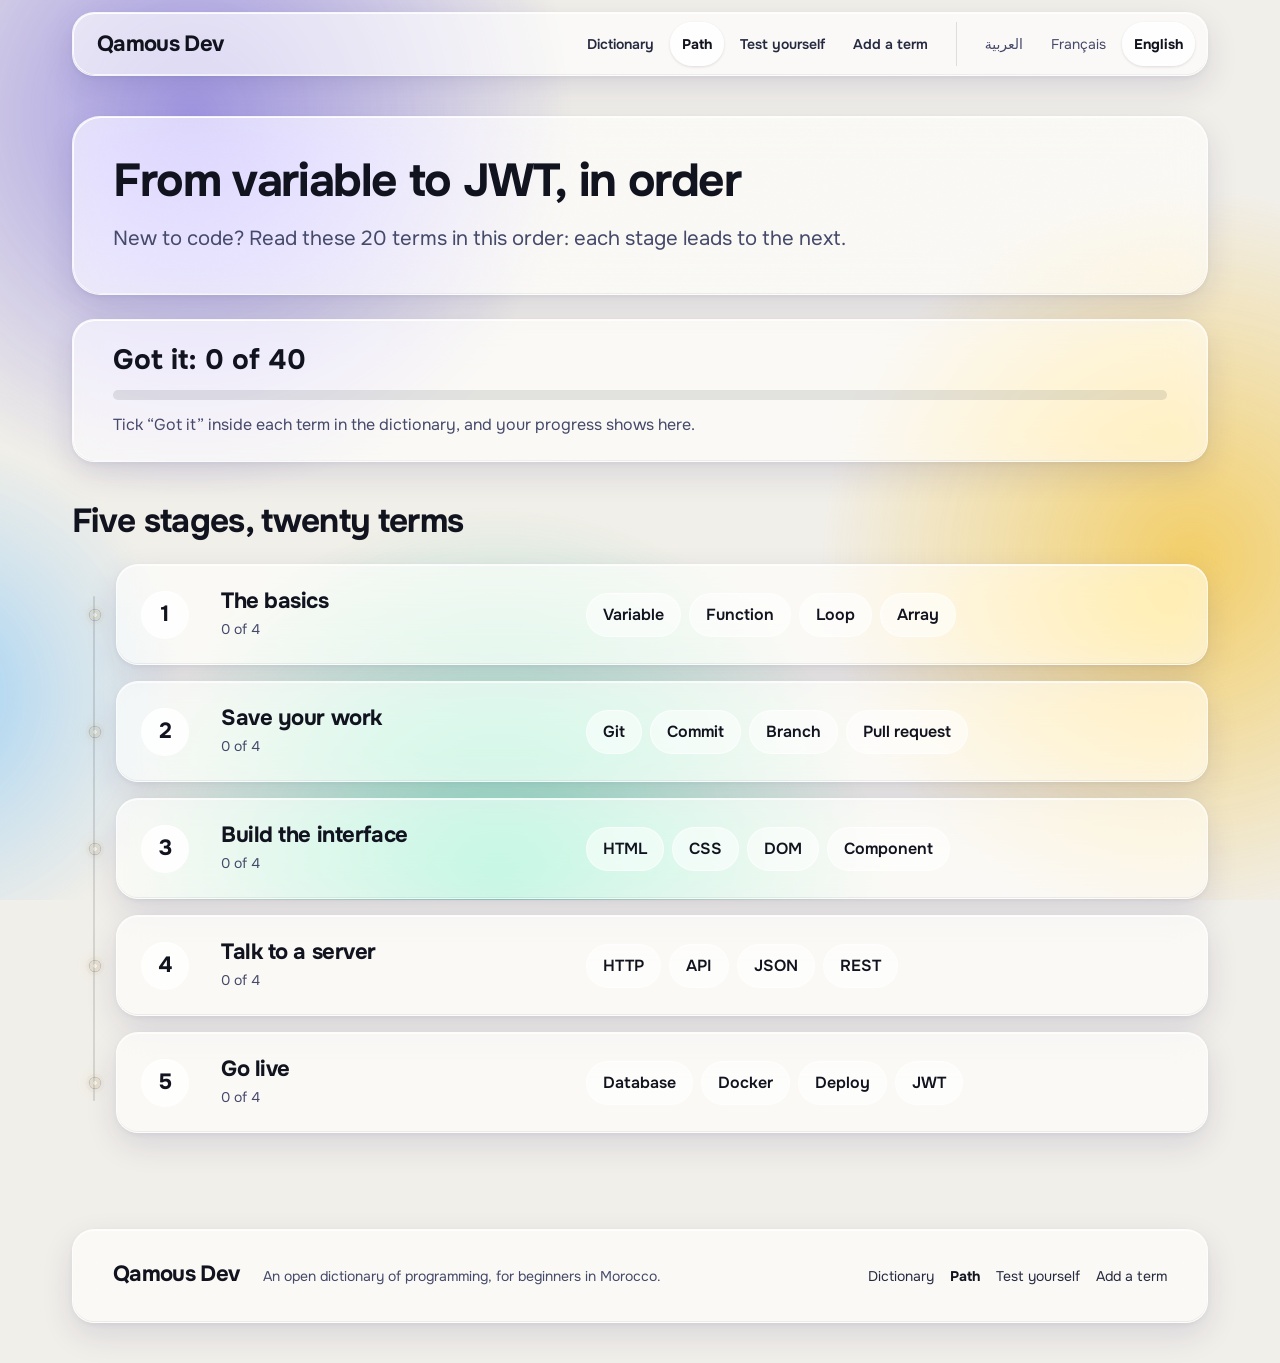
<file: en/path.html>
<!doctype html>
<html lang="en" dir="ltr">
<head>
  <meta charset="utf-8">
  <meta name="viewport" content="width=device-width, initial-scale=1">
  <title>Path, Qamous Dev</title>
  <meta name="description" content="New to code? Read these 20 terms in this order: each stage leads to the next.">
  <link rel="canonical" href="https://elfarisssaid19.github.io/qamous-dev/en/path.html">
  <link rel="alternate" hreflang="ar" href="https://elfarisssaid19.github.io/qamous-dev/ar/path.html">
  <link rel="alternate" hreflang="fr" href="https://elfarisssaid19.github.io/qamous-dev/fr/path.html">
  <link rel="alternate" hreflang="en" href="https://elfarisssaid19.github.io/qamous-dev/en/path.html">
  <link rel="alternate" hreflang="x-default" href="https://elfarisssaid19.github.io/qamous-dev/ar/path.html">
  <meta property="og:site_name" content="Qamous Dev">
  <meta property="og:type" content="website">
  <meta property="og:title" content="Path, Qamous Dev">
  <meta property="og:description" content="New to code? Read these 20 terms in this order: each stage leads to the next.">
  <meta property="og:url" content="https://elfarisssaid19.github.io/qamous-dev/en/path.html">
  <meta property="og:locale" content="en_US">
  <meta property="og:locale:alternate" content="ar_MA">
  <meta property="og:locale:alternate" content="fr_MA">
  <meta name="twitter:card" content="summary">
  <meta name="color-scheme" content="light dark">
  <meta name="theme-color" content="#f1efe9" media="(prefers-color-scheme: light)">
  <meta name="theme-color" content="#0a0c18" media="(prefers-color-scheme: dark)">
  <link rel="preconnect" href="https://fonts.googleapis.com">
  <link rel="preconnect" href="https://fonts.gstatic.com" crossorigin>
  <link href="https://fonts.googleapis.com/css2?family=JetBrains+Mono:wght@400&family=Onest:wght@400;600;700&display=swap" rel="stylesheet">
  <link rel="icon" href="../favicon.svg" type="image/svg+xml">
  <link rel="stylesheet" href="../css/style.css">
  <script>document.documentElement.classList.add('js');</script>
  <script>
    (function () {
      var order = ['index', 'path', 'quiz', 'contribute'];
      function where(u) {
        try { var parts = new URL(u, location.href).pathname.split('/'); return { tab: order.indexOf((parts.pop() || 'index').replace('.html', '')), lang: parts.pop() }; } catch (e) { return null; }
      }
      function direction(from, to) {
        var a = where(from), b = where(to);
        if (!a || !b || a.tab < 0 || b.tab < 0 || a.tab === b.tab || a.lang !== b.lang) return null;
        return b.tab > a.tab ? 'forward' : 'backward';
      }
      addEventListener('pageswap', function (e) {
        if (!e.viewTransition || !e.activation || !e.activation.entry) return;
        var d = direction(location.href, e.activation.entry.url);
        if (d) e.viewTransition.types.add(d);
      });
      addEventListener('pagereveal', function (e) {
        if (!e.viewTransition || !window.navigation || !navigation.activation || !navigation.activation.from) return;
        var d = direction(navigation.activation.from.url, location.href);
        if (d) e.viewTransition.types.add(d);
      });
    })();
  </script>
</head>
<body class="page-path">
  <a class="skip" href="#main">Skip to content</a>
  <div class="scroll-progress" aria-hidden="true"></div>
  <div class="backdrop" aria-hidden="true">
    <span class="blob blob--majorelle"></span>
    <span class="blob blob--saffron"></span>
    <span class="blob blob--mint"></span>
    <span class="blob blob--sky"></span>
  </div>

  <header class="site-header">
    <nav class="nav container" aria-label="Main menu">
      <a class="wordmark" href="./" aria-label="Qamous Dev, dictionary" dir="ltr">Qamous Dev</a>
      <div class="nav__rows">
        <ul class="nav__links">
          <li><a href="./"><span>Dictionary</span></a></li>
          <li><a href="path.html" aria-current="page"><span>Path</span></a></li>
          <li><a href="quiz.html"><span>Test yourself</span></a></li>
          <li><a href="contribute.html"><span>Add a term</span></a></li>
        </ul>
        <ul class="langs" aria-label="Language">
          <li><a href="../ar/path.html" hreflang="ar" lang="ar" dir="rtl">العربية</a></li>
          <li><a href="../fr/path.html" hreflang="fr" lang="fr" dir="ltr">Français</a></li>
          <li><a href="../en/path.html" hreflang="en" lang="en" dir="ltr" aria-current="page">English</a></li>
        </ul>
      </div>
    </nav>
  </header>

  <main id="main">
    <div class="container">
      <div class="page-head" data-reveal>
      <h1 class="page-head__title"><span class="word" style="--i:0">From</span> <span class="word" style="--i:1">variable</span> <span class="word" style="--i:2">to</span> <span class="word" style="--i:3">JWT,</span> <span class="word" style="--i:4">in</span> <span class="word" style="--i:5">order</span></h1>
      <p class="page-head__lede">New to code? Read these 20 terms in this order: each stage leads to the next.</p>
      </div>
    </div>
    <section class="path container" aria-labelledby="stages-head">
      <div class="progress" data-reveal>
        <p class="progress__text" id="progress" aria-live="polite"></p>
        <div class="meter" aria-hidden="true"><span class="meter__fill" id="meter"></span></div>
        <p class="progress__how">Tick “Got it” inside each term in the dictionary, and your progress shows here.</p>
      </div>
      <h2 class="path__head" id="stages-head"><span class="slide"><span>Five stages, twenty terms</span></span></h2>
      <ol class="path__stops">
        <li data-stage="variable function loop array" data-reveal>
          <h3>The basics</h3>
          <p class="stop__count"></p>
          <ul><li><a href="./#variable" data-term="variable">Variable<span class="check" hidden><svg width="18" height="18" viewBox="0 0 24 24" fill="none" stroke="currentColor" stroke-width="2" stroke-linecap="round" stroke-linejoin="round" aria-hidden="true"><path d="M20 6 9 17l-5-5"/></svg><span class="visually-hidden">Got it</span></span></a></li><li><a href="./#function" data-term="function">Function<span class="check" hidden><svg width="18" height="18" viewBox="0 0 24 24" fill="none" stroke="currentColor" stroke-width="2" stroke-linecap="round" stroke-linejoin="round" aria-hidden="true"><path d="M20 6 9 17l-5-5"/></svg><span class="visually-hidden">Got it</span></span></a></li><li><a href="./#loop" data-term="loop">Loop<span class="check" hidden><svg width="18" height="18" viewBox="0 0 24 24" fill="none" stroke="currentColor" stroke-width="2" stroke-linecap="round" stroke-linejoin="round" aria-hidden="true"><path d="M20 6 9 17l-5-5"/></svg><span class="visually-hidden">Got it</span></span></a></li><li><a href="./#array" data-term="array">Array<span class="check" hidden><svg width="18" height="18" viewBox="0 0 24 24" fill="none" stroke="currentColor" stroke-width="2" stroke-linecap="round" stroke-linejoin="round" aria-hidden="true"><path d="M20 6 9 17l-5-5"/></svg><span class="visually-hidden">Got it</span></span></a></li></ul>
        </li>
        <li data-stage="git commit branch pull-request" data-reveal>
          <h3>Save your work</h3>
          <p class="stop__count"></p>
          <ul><li><a href="./#git" data-term="git">Git<span class="check" hidden><svg width="18" height="18" viewBox="0 0 24 24" fill="none" stroke="currentColor" stroke-width="2" stroke-linecap="round" stroke-linejoin="round" aria-hidden="true"><path d="M20 6 9 17l-5-5"/></svg><span class="visually-hidden">Got it</span></span></a></li><li><a href="./#commit" data-term="commit">Commit<span class="check" hidden><svg width="18" height="18" viewBox="0 0 24 24" fill="none" stroke="currentColor" stroke-width="2" stroke-linecap="round" stroke-linejoin="round" aria-hidden="true"><path d="M20 6 9 17l-5-5"/></svg><span class="visually-hidden">Got it</span></span></a></li><li><a href="./#branch" data-term="branch">Branch<span class="check" hidden><svg width="18" height="18" viewBox="0 0 24 24" fill="none" stroke="currentColor" stroke-width="2" stroke-linecap="round" stroke-linejoin="round" aria-hidden="true"><path d="M20 6 9 17l-5-5"/></svg><span class="visually-hidden">Got it</span></span></a></li><li><a href="./#pull-request" data-term="pull-request">Pull request<span class="check" hidden><svg width="18" height="18" viewBox="0 0 24 24" fill="none" stroke="currentColor" stroke-width="2" stroke-linecap="round" stroke-linejoin="round" aria-hidden="true"><path d="M20 6 9 17l-5-5"/></svg><span class="visually-hidden">Got it</span></span></a></li></ul>
        </li>
        <li data-stage="html css dom component" data-reveal>
          <h3>Build the interface</h3>
          <p class="stop__count"></p>
          <ul><li><a href="./#html" data-term="html">HTML<span class="check" hidden><svg width="18" height="18" viewBox="0 0 24 24" fill="none" stroke="currentColor" stroke-width="2" stroke-linecap="round" stroke-linejoin="round" aria-hidden="true"><path d="M20 6 9 17l-5-5"/></svg><span class="visually-hidden">Got it</span></span></a></li><li><a href="./#css" data-term="css">CSS<span class="check" hidden><svg width="18" height="18" viewBox="0 0 24 24" fill="none" stroke="currentColor" stroke-width="2" stroke-linecap="round" stroke-linejoin="round" aria-hidden="true"><path d="M20 6 9 17l-5-5"/></svg><span class="visually-hidden">Got it</span></span></a></li><li><a href="./#dom" data-term="dom">DOM<span class="check" hidden><svg width="18" height="18" viewBox="0 0 24 24" fill="none" stroke="currentColor" stroke-width="2" stroke-linecap="round" stroke-linejoin="round" aria-hidden="true"><path d="M20 6 9 17l-5-5"/></svg><span class="visually-hidden">Got it</span></span></a></li><li><a href="./#component" data-term="component">Component<span class="check" hidden><svg width="18" height="18" viewBox="0 0 24 24" fill="none" stroke="currentColor" stroke-width="2" stroke-linecap="round" stroke-linejoin="round" aria-hidden="true"><path d="M20 6 9 17l-5-5"/></svg><span class="visually-hidden">Got it</span></span></a></li></ul>
        </li>
        <li data-stage="http api json rest" data-reveal>
          <h3>Talk to a server</h3>
          <p class="stop__count"></p>
          <ul><li><a href="./#http" data-term="http">HTTP<span class="check" hidden><svg width="18" height="18" viewBox="0 0 24 24" fill="none" stroke="currentColor" stroke-width="2" stroke-linecap="round" stroke-linejoin="round" aria-hidden="true"><path d="M20 6 9 17l-5-5"/></svg><span class="visually-hidden">Got it</span></span></a></li><li><a href="./#api" data-term="api">API<span class="check" hidden><svg width="18" height="18" viewBox="0 0 24 24" fill="none" stroke="currentColor" stroke-width="2" stroke-linecap="round" stroke-linejoin="round" aria-hidden="true"><path d="M20 6 9 17l-5-5"/></svg><span class="visually-hidden">Got it</span></span></a></li><li><a href="./#json" data-term="json">JSON<span class="check" hidden><svg width="18" height="18" viewBox="0 0 24 24" fill="none" stroke="currentColor" stroke-width="2" stroke-linecap="round" stroke-linejoin="round" aria-hidden="true"><path d="M20 6 9 17l-5-5"/></svg><span class="visually-hidden">Got it</span></span></a></li><li><a href="./#rest" data-term="rest">REST<span class="check" hidden><svg width="18" height="18" viewBox="0 0 24 24" fill="none" stroke="currentColor" stroke-width="2" stroke-linecap="round" stroke-linejoin="round" aria-hidden="true"><path d="M20 6 9 17l-5-5"/></svg><span class="visually-hidden">Got it</span></span></a></li></ul>
        </li>
        <li data-stage="database docker deploy jwt" data-reveal>
          <h3>Go live</h3>
          <p class="stop__count"></p>
          <ul><li><a href="./#database" data-term="database">Database<span class="check" hidden><svg width="18" height="18" viewBox="0 0 24 24" fill="none" stroke="currentColor" stroke-width="2" stroke-linecap="round" stroke-linejoin="round" aria-hidden="true"><path d="M20 6 9 17l-5-5"/></svg><span class="visually-hidden">Got it</span></span></a></li><li><a href="./#docker" data-term="docker">Docker<span class="check" hidden><svg width="18" height="18" viewBox="0 0 24 24" fill="none" stroke="currentColor" stroke-width="2" stroke-linecap="round" stroke-linejoin="round" aria-hidden="true"><path d="M20 6 9 17l-5-5"/></svg><span class="visually-hidden">Got it</span></span></a></li><li><a href="./#deploy" data-term="deploy">Deploy<span class="check" hidden><svg width="18" height="18" viewBox="0 0 24 24" fill="none" stroke="currentColor" stroke-width="2" stroke-linecap="round" stroke-linejoin="round" aria-hidden="true"><path d="M20 6 9 17l-5-5"/></svg><span class="visually-hidden">Got it</span></span></a></li><li><a href="./#jwt" data-term="jwt">JWT<span class="check" hidden><svg width="18" height="18" viewBox="0 0 24 24" fill="none" stroke="currentColor" stroke-width="2" stroke-linecap="round" stroke-linejoin="round" aria-hidden="true"><path d="M20 6 9 17l-5-5"/></svg><span class="visually-hidden">Got it</span></span></a></li></ul>
        </li>
      </ol>
    </section>
  </main>

  <footer class="footer">
    <div class="container">
      <div class="footer__row">
      <p class="footer__mark"><a class="wordmark" href="./" aria-label="Qamous Dev, dictionary" dir="ltr">Qamous Dev</a></p>
      <p class="footer__line">An open dictionary of programming, for beginners in Morocco.</p>
      <ul class="footer__links">
          <li><a href="./"><span>Dictionary</span></a></li>
          <li><a href="path.html" aria-current="page"><span>Path</span></a></li>
          <li><a href="quiz.html"><span>Test yourself</span></a></li>
          <li><a href="contribute.html"><span>Add a term</span></a></li>
      </ul>
      </div>
    </div>
  </footer>

  <nav class="tabbar" aria-label="Main menu">
    <ul>
          <li><a href="./"><svg width="22" height="22" viewBox="0 0 24 24" fill="none" stroke="currentColor" stroke-width="1.75" stroke-linecap="round" stroke-linejoin="round" aria-hidden="true"><path d="M12 7v14"/><path d="M3 18a1 1 0 0 1-1-1V4a1 1 0 0 1 1-1h5a4 4 0 0 1 4 4 4 4 0 0 1 4-4h5a1 1 0 0 1 1 1v13a1 1 0 0 1-1 1h-6a3 3 0 0 0-3 3 3 3 0 0 0-3-3z"/></svg><span>Dictionary</span></a></li>
          <li><a href="path.html" aria-current="page"><svg width="22" height="22" viewBox="0 0 24 24" fill="none" stroke="currentColor" stroke-width="1.75" stroke-linecap="round" stroke-linejoin="round" aria-hidden="true"><circle cx="6" cy="19" r="3"/><path d="M9 19h8.5a3.5 3.5 0 0 0 0-7h-11a3.5 3.5 0 0 1 0-7H15"/><circle cx="18" cy="5" r="3"/></svg><span>Path</span></a></li>
          <li><a href="quiz.html"><svg width="22" height="22" viewBox="0 0 24 24" fill="none" stroke="currentColor" stroke-width="1.75" stroke-linecap="round" stroke-linejoin="round" aria-hidden="true"><circle cx="12" cy="12" r="10"/><path d="M9.09 9a3 3 0 0 1 5.83 1c0 2-3 3-3 3"/><path d="M12 17h.01"/></svg><span>Test yourself</span></a></li>
          <li><a href="contribute.html"><svg width="22" height="22" viewBox="0 0 24 24" fill="none" stroke="currentColor" stroke-width="1.75" stroke-linecap="round" stroke-linejoin="round" aria-hidden="true"><rect width="18" height="18" x="3" y="3" rx="2"/><path d="M8 12h8"/><path d="M12 8v8"/></svg><span>Add a term</span></a></li>
    </ul>
  </nav>

  <script type="application/json" id="ui">{"hint":"Click any term to open it.","count":{"one":"{n} term","other":"{n} terms"},"inCat":" in {cat}","forQ":" for “{q}”","empty":"No term matches “{q}”.","progress":"Got it: {n} of {total}","stage":"{n} of {total}","copied":"Copied","copyFail":"Copy failed","score":"Correct: {right} of {total}","right":"Correct: {term}.","wrong":"Not quite. The answer is {term}.","lang":"en","total":40}</script>
  <script type="application/json" id="terms">[{"id":"variable"},{"id":"function"},{"id":"loop"},{"id":"array"},{"id":"bug"},{"id":"async-await"},{"id":"git"},{"id":"repository"},{"id":"commit"},{"id":"branch"},{"id":"merge"},{"id":"pull-request"},{"id":"clone"},{"id":"http"},{"id":"api"},{"id":"rest"},{"id":"json"},{"id":"endpoint"},{"id":"status-code"},{"id":"cors"},{"id":"html"},{"id":"css"},{"id":"dom"},{"id":"component"},{"id":"state"},{"id":"props"},{"id":"useeffect"},{"id":"database"},{"id":"sql"},{"id":"sql-join"},{"id":"primary-key"},{"id":"orm"},{"id":"docker"},{"id":"container"},{"id":"env-variable"},{"id":"deploy"},{"id":"ci-cd"},{"id":"jwt"},{"id":"hashing"},{"id":"auth"}]</script>
  <script src="../js/vendor/lenis.min.js" defer></script>
  <script src="../js/app.js" defer></script>
</body>
</html>
</file>
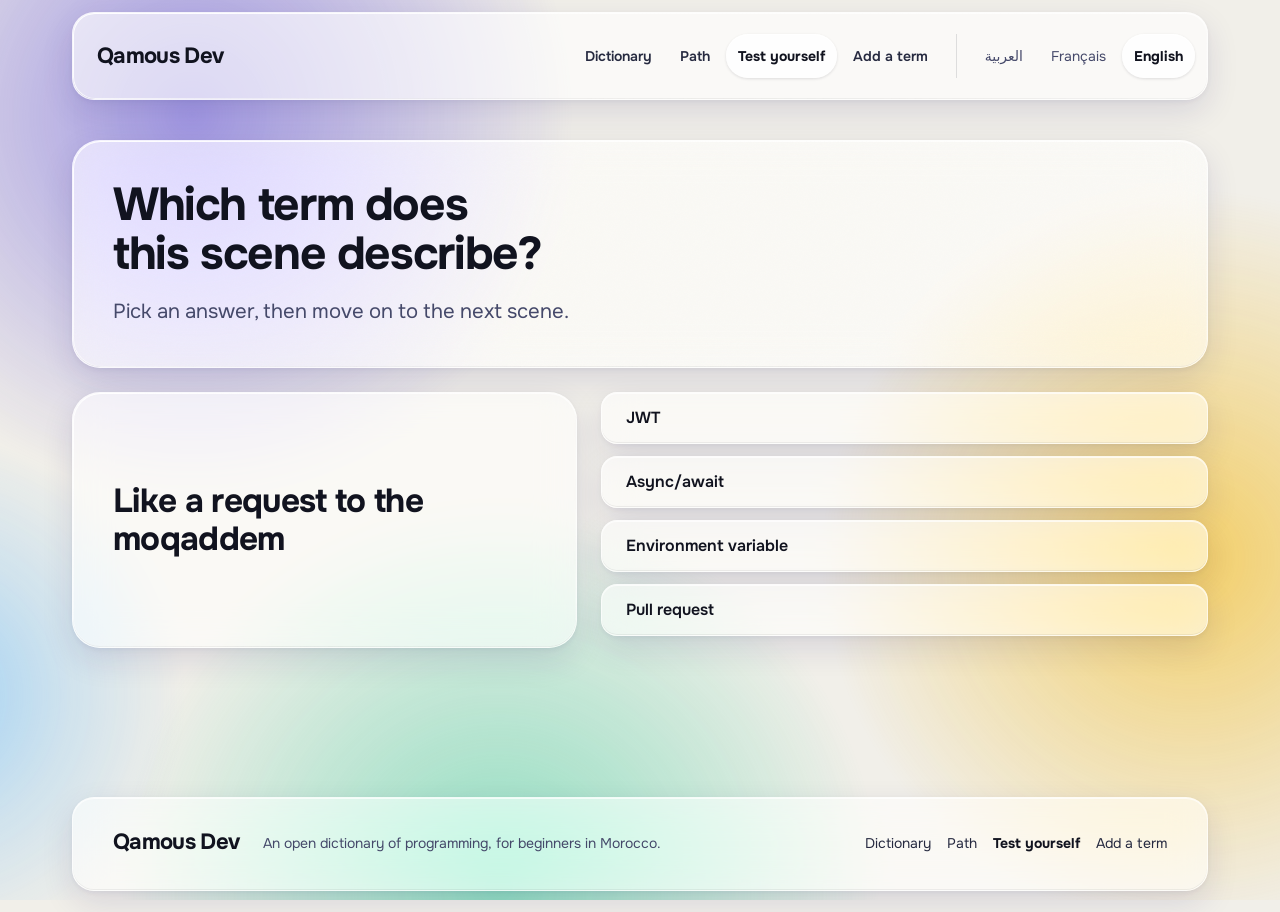
<file: en/quiz.html>
<!doctype html>
<html lang="en" dir="ltr">
<head>
  <meta charset="utf-8">
  <meta name="viewport" content="width=device-width, initial-scale=1">
  <title>Test yourself, Qamous Dev</title>
  <meta name="description" content="Which term does this scene describe? Pick an answer, then move on to the next scene.">
  <link rel="canonical" href="https://elfarisssaid19.github.io/qamous-dev/en/quiz.html">
  <link rel="alternate" hreflang="ar" href="https://elfarisssaid19.github.io/qamous-dev/ar/quiz.html">
  <link rel="alternate" hreflang="fr" href="https://elfarisssaid19.github.io/qamous-dev/fr/quiz.html">
  <link rel="alternate" hreflang="en" href="https://elfarisssaid19.github.io/qamous-dev/en/quiz.html">
  <link rel="alternate" hreflang="x-default" href="https://elfarisssaid19.github.io/qamous-dev/ar/quiz.html">
  <meta property="og:site_name" content="Qamous Dev">
  <meta property="og:type" content="website">
  <meta property="og:title" content="Test yourself, Qamous Dev">
  <meta property="og:description" content="Which term does this scene describe? Pick an answer, then move on to the next scene.">
  <meta property="og:url" content="https://elfarisssaid19.github.io/qamous-dev/en/quiz.html">
  <meta property="og:locale" content="en_US">
  <meta property="og:locale:alternate" content="ar_MA">
  <meta property="og:locale:alternate" content="fr_MA">
  <meta name="twitter:card" content="summary">
  <meta name="color-scheme" content="light dark">
  <meta name="theme-color" content="#f1efe9" media="(prefers-color-scheme: light)">
  <meta name="theme-color" content="#0a0c18" media="(prefers-color-scheme: dark)">
  <link rel="preconnect" href="https://fonts.googleapis.com">
  <link rel="preconnect" href="https://fonts.gstatic.com" crossorigin>
  <link href="https://fonts.googleapis.com/css2?family=JetBrains+Mono:wght@400&family=Onest:wght@400;600;700&display=swap" rel="stylesheet">
  <link rel="icon" href="../favicon.svg" type="image/svg+xml">
  <link rel="stylesheet" href="../css/style.css">
  <script>document.documentElement.classList.add('js');</script>
  <script>
    (function () {
      var order = ['index', 'path', 'quiz', 'contribute'];
      function where(u) {
        try { var parts = new URL(u, location.href).pathname.split('/'); return { tab: order.indexOf((parts.pop() || 'index').replace('.html', '')), lang: parts.pop() }; } catch (e) { return null; }
      }
      function direction(from, to) {
        var a = where(from), b = where(to);
        if (!a || !b || a.tab < 0 || b.tab < 0 || a.tab === b.tab || a.lang !== b.lang) return null;
        return b.tab > a.tab ? 'forward' : 'backward';
      }
      addEventListener('pageswap', function (e) {
        if (!e.viewTransition || !e.activation || !e.activation.entry) return;
        var d = direction(location.href, e.activation.entry.url);
        if (d) e.viewTransition.types.add(d);
      });
      addEventListener('pagereveal', function (e) {
        if (!e.viewTransition || !window.navigation || !navigation.activation || !navigation.activation.from) return;
        var d = direction(navigation.activation.from.url, location.href);
        if (d) e.viewTransition.types.add(d);
      });
    })();
  </script>
</head>
<body class="page-quiz">
  <a class="skip" href="#main">Skip to content</a>
  <div class="scroll-progress" aria-hidden="true"></div>
  <div class="backdrop" aria-hidden="true">
    <span class="blob blob--majorelle"></span>
    <span class="blob blob--saffron"></span>
    <span class="blob blob--mint"></span>
    <span class="blob blob--sky"></span>
  </div>

  <header class="site-header">
    <nav class="nav container" aria-label="Main menu">
      <a class="wordmark" href="./" aria-label="Qamous Dev, dictionary" dir="ltr">Qamous Dev</a>
      <div class="nav__rows">
        <ul class="nav__links">
          <li><a href="./"><span>Dictionary</span></a></li>
          <li><a href="path.html"><span>Path</span></a></li>
          <li><a href="quiz.html" aria-current="page"><span>Test yourself</span></a></li>
          <li><a href="contribute.html"><span>Add a term</span></a></li>
        </ul>
        <ul class="langs" aria-label="Language">
          <li><a href="../ar/quiz.html" hreflang="ar" lang="ar" dir="rtl">العربية</a></li>
          <li><a href="../fr/quiz.html" hreflang="fr" lang="fr" dir="ltr">Français</a></li>
          <li><a href="../en/quiz.html" hreflang="en" lang="en" dir="ltr" aria-current="page">English</a></li>
        </ul>
      </div>
    </nav>
  </header>

  <main id="main">
    <div class="container">
      <div class="page-head" data-reveal>
      <h1 class="page-head__title"><span class="word" style="--i:0">Which</span> <span class="word" style="--i:1">term</span> <span class="word" style="--i:2">does</span> <span class="word" style="--i:3">this</span> <span class="word" style="--i:4">scene</span> <span class="word" style="--i:5">describe?</span></h1>
      <p class="page-head__lede">Pick an answer, then move on to the next scene.</p>
      <p class="quiz__score" id="quiz-score" aria-live="polite"></p>
      </div>
    </div>
    <section class="quiz container" aria-label="Test yourself">
      <p class="quiz__nojs">This quiz needs JavaScript.</p>
      <div class="quiz__card" id="quiz" data-reveal hidden>
        <p class="quiz__scene" id="quiz-scene"></p>
        <ul class="quiz__choices" id="quiz-choices" aria-labelledby="quiz-scene"></ul>
        <p class="quiz__feedback" id="quiz-feedback" aria-live="polite"></p>
        <button class="btn" type="button" id="quiz-next">Next scene</button>
      </div>
    </section>
  </main>

  <footer class="footer">
    <div class="container">
      <div class="footer__row">
      <p class="footer__mark"><a class="wordmark" href="./" aria-label="Qamous Dev, dictionary" dir="ltr">Qamous Dev</a></p>
      <p class="footer__line">An open dictionary of programming, for beginners in Morocco.</p>
      <ul class="footer__links">
          <li><a href="./"><span>Dictionary</span></a></li>
          <li><a href="path.html"><span>Path</span></a></li>
          <li><a href="quiz.html" aria-current="page"><span>Test yourself</span></a></li>
          <li><a href="contribute.html"><span>Add a term</span></a></li>
      </ul>
      </div>
    </div>
  </footer>

  <nav class="tabbar" aria-label="Main menu">
    <ul>
          <li><a href="./"><svg width="22" height="22" viewBox="0 0 24 24" fill="none" stroke="currentColor" stroke-width="1.75" stroke-linecap="round" stroke-linejoin="round" aria-hidden="true"><path d="M12 7v14"/><path d="M3 18a1 1 0 0 1-1-1V4a1 1 0 0 1 1-1h5a4 4 0 0 1 4 4 4 4 0 0 1 4-4h5a1 1 0 0 1 1 1v13a1 1 0 0 1-1 1h-6a3 3 0 0 0-3 3 3 3 0 0 0-3-3z"/></svg><span>Dictionary</span></a></li>
          <li><a href="path.html"><svg width="22" height="22" viewBox="0 0 24 24" fill="none" stroke="currentColor" stroke-width="1.75" stroke-linecap="round" stroke-linejoin="round" aria-hidden="true"><circle cx="6" cy="19" r="3"/><path d="M9 19h8.5a3.5 3.5 0 0 0 0-7h-11a3.5 3.5 0 0 1 0-7H15"/><circle cx="18" cy="5" r="3"/></svg><span>Path</span></a></li>
          <li><a href="quiz.html" aria-current="page"><svg width="22" height="22" viewBox="0 0 24 24" fill="none" stroke="currentColor" stroke-width="1.75" stroke-linecap="round" stroke-linejoin="round" aria-hidden="true"><circle cx="12" cy="12" r="10"/><path d="M9.09 9a3 3 0 0 1 5.83 1c0 2-3 3-3 3"/><path d="M12 17h.01"/></svg><span>Test yourself</span></a></li>
          <li><a href="contribute.html"><svg width="22" height="22" viewBox="0 0 24 24" fill="none" stroke="currentColor" stroke-width="1.75" stroke-linecap="round" stroke-linejoin="round" aria-hidden="true"><rect width="18" height="18" x="3" y="3" rx="2"/><path d="M8 12h8"/><path d="M12 8v8"/></svg><span>Add a term</span></a></li>
    </ul>
  </nav>

  <script type="application/json" id="ui">{"hint":"Click any term to open it.","count":{"one":"{n} term","other":"{n} terms"},"inCat":" in {cat}","forQ":" for “{q}”","empty":"No term matches “{q}”.","progress":"Got it: {n} of {total}","stage":"{n} of {total}","copied":"Copied","copyFail":"Copy failed","score":"Correct: {right} of {total}","right":"Correct: {term}.","wrong":"Not quite. The answer is {term}.","lang":"en","total":40}</script>
  <script type="application/json" id="terms">[{"id":"variable","cat":"basics","name":"Variable","scene":"Like the sugar jar in the kitchen"},{"id":"function","cat":"basics","name":"Function","scene":"Like the msemmen seller"},{"id":"loop","cat":"basics","name":"Loop","scene":"Like the water seller in Jemaa el-Fna"},{"id":"array","cat":"basics","name":"Array","scene":"Like the seats of a grand taxi"},{"id":"bug","cat":"basics","name":"Bug","scene":"Like the shopping list missing a word"},{"id":"async-await","cat":"basics","name":"Async/await","scene":"Like clothes at the dry cleaner’s"},{"id":"git","cat":"git","name":"Git","scene":"Like the class logbook at school"},{"id":"repository","cat":"git","name":"Repository","scene":"Like the family photo album"},{"id":"commit","cat":"git","name":"Commit","scene":"Like a photo of the tagine at each step"},{"id":"branch","cat":"git","name":"Branch","scene":"Like a side alley in the old medina"},{"id":"merge","cat":"git","name":"Merge","scene":"Like two seamstresses on one caftan"},{"id":"pull-request","cat":"git","name":"Pull request","scene":"Like a request to the moqaddem"},{"id":"clone","cat":"git","name":"Clone","scene":"Like grandma’s harira recipe"},{"id":"http","cat":"web","name":"HTTP","scene":"Like a letter at the post office"},{"id":"api","cat":"web","name":"API","scene":"Like the café waiter"},{"id":"rest","cat":"web","name":"REST","scene":"Like the café menu"},{"id":"json","cat":"web","name":"JSON","scene":"Like mum’s shopping list"},{"id":"endpoint","cat":"web","name":"Endpoint","scene":"Like the counters at the town hall"},{"id":"status-code","cat":"web","name":"Status code","scene":"Like the shopkeeper’s answer"},{"id":"cors","cat":"web","name":"CORS","scene":"Like the residence guard"},{"id":"html","cat":"front","name":"HTML","scene":"Like the walls of a house"},{"id":"css","cat":"front","name":"CSS","scene":"Like paint and zellige"},{"id":"dom","cat":"front","name":"DOM","scene":"Like the family tree"},{"id":"component","cat":"front","name":"Component","scene":"Like the brick mould"},{"id":"state","cat":"front","name":"State","scene":"Like the stadium scoreboard"},{"id":"props","cat":"front","name":"Props","scene":"Like the chef’s order"},{"id":"useeffect","cat":"front","name":"useEffect","scene":"Like the light in each room"},{"id":"database","cat":"data","name":"Database","scene":"Like the town hall archive"},{"id":"sql","cat":"data","name":"SQL","scene":"Like asking the shopkeeper"},{"id":"sql-join","cat":"data","name":"SQL JOIN","scene":"Like the shopkeeper’s credit notebook"},{"id":"primary-key","cat":"data","name":"Primary key","scene":"Like the national ID number"},{"id":"orm","cat":"data","name":"ORM","scene":"Like the court interpreter"},{"id":"docker","cat":"devops","name":"Docker","scene":"Like the containers at Tanger Med"},{"id":"container","cat":"devops","name":"Container","scene":"Like baghrir from one recipe"},{"id":"env-variable","cat":"devops","name":"Environment variable","scene":"Like the café wifi password"},{"id":"deploy","cat":"devops","name":"Deploy","scene":"Like Ramadan harira for the neighbours"},{"id":"ci-cd","cat":"devops","name":"CI/CD","scene":"Like the car’s technical inspection"},{"id":"jwt","cat":"security","name":"JWT","scene":"Like the Mawazine wristband"},{"id":"hashing","cat":"security","name":"Hashing","scene":"Like lemon juice"},{"id":"auth","cat":"security","name":"Authentication / authorization","scene":"Like passport and boarding pass"}]</script>
  <script src="../js/vendor/lenis.min.js" defer></script>
  <script src="../js/app.js" defer></script>
</body>
</html>
</file>
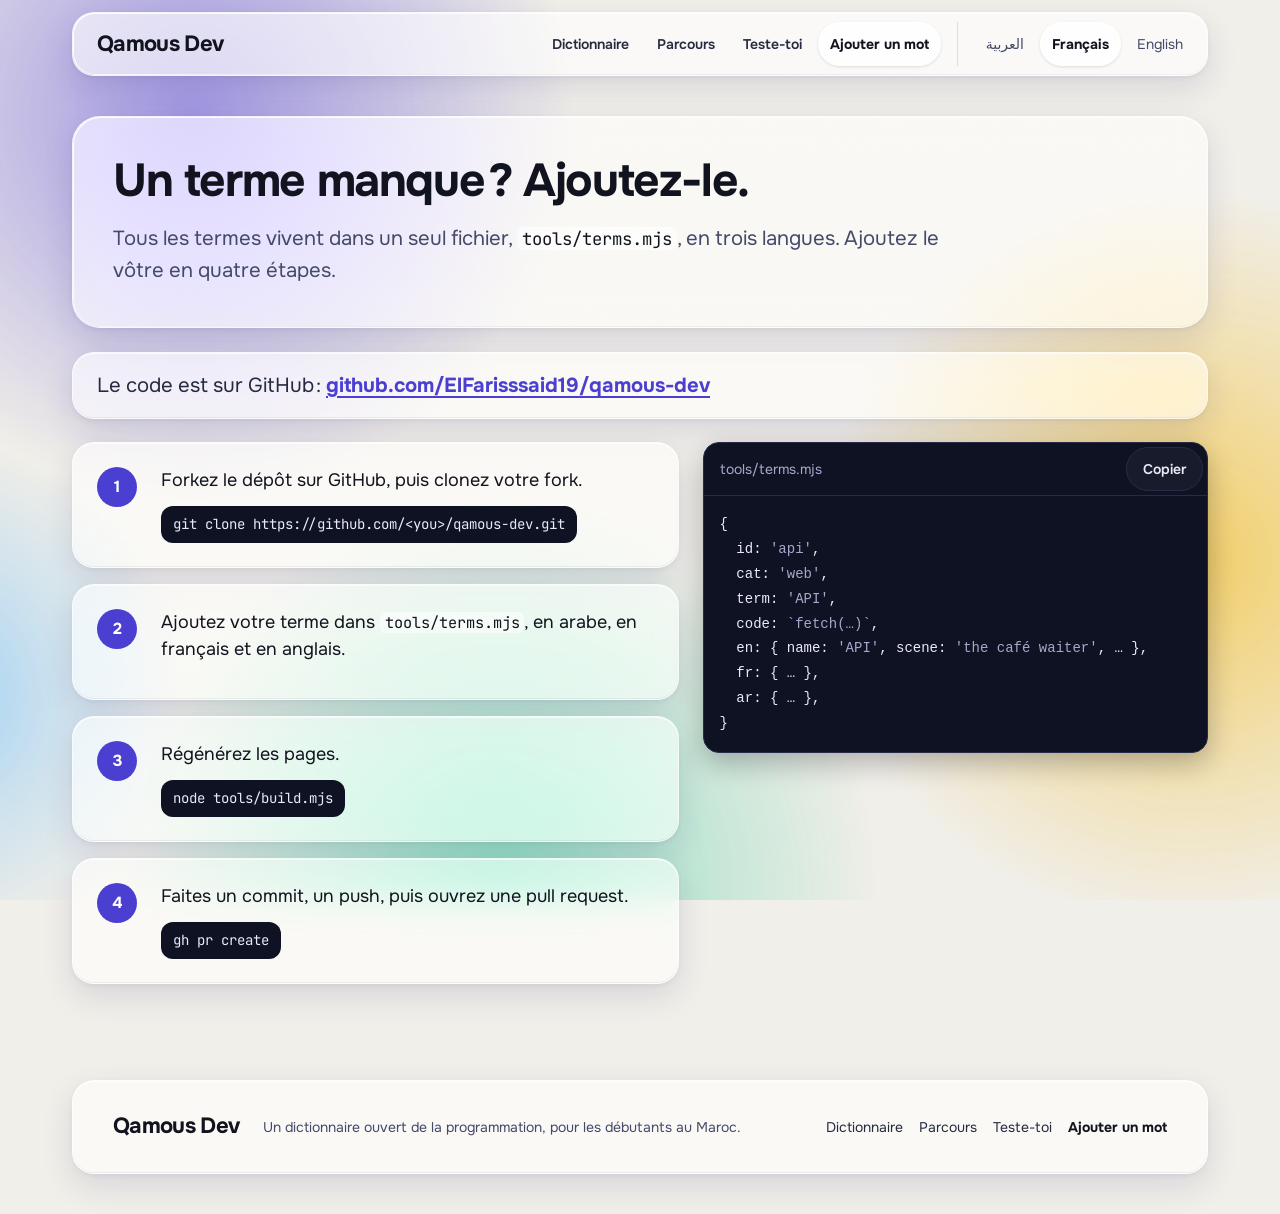
<file: fr/contribute.html>
<!doctype html>
<html lang="fr" dir="ltr">
<head>
  <meta charset="utf-8">
  <meta name="viewport" content="width=device-width, initial-scale=1">
  <title>Ajouter un mot, Qamous Dev</title>
  <meta name="description" content="Tous les termes vivent dans un seul fichier, tools/terms.mjs, en trois langues. Ajoutez le vôtre en quatre étapes.">
  <link rel="canonical" href="https://elfarisssaid19.github.io/qamous-dev/fr/contribute.html">
  <link rel="alternate" hreflang="ar" href="https://elfarisssaid19.github.io/qamous-dev/ar/contribute.html">
  <link rel="alternate" hreflang="fr" href="https://elfarisssaid19.github.io/qamous-dev/fr/contribute.html">
  <link rel="alternate" hreflang="en" href="https://elfarisssaid19.github.io/qamous-dev/en/contribute.html">
  <link rel="alternate" hreflang="x-default" href="https://elfarisssaid19.github.io/qamous-dev/ar/contribute.html">
  <meta property="og:site_name" content="Qamous Dev">
  <meta property="og:type" content="website">
  <meta property="og:title" content="Ajouter un mot, Qamous Dev">
  <meta property="og:description" content="Tous les termes vivent dans un seul fichier, tools/terms.mjs, en trois langues. Ajoutez le vôtre en quatre étapes.">
  <meta property="og:url" content="https://elfarisssaid19.github.io/qamous-dev/fr/contribute.html">
  <meta property="og:locale" content="fr_MA">
  <meta property="og:locale:alternate" content="ar_MA">
  <meta property="og:locale:alternate" content="en_US">
  <meta name="twitter:card" content="summary">
  <meta name="color-scheme" content="light dark">
  <meta name="theme-color" content="#f1efe9" media="(prefers-color-scheme: light)">
  <meta name="theme-color" content="#0a0c18" media="(prefers-color-scheme: dark)">
  <link rel="preconnect" href="https://fonts.googleapis.com">
  <link rel="preconnect" href="https://fonts.gstatic.com" crossorigin>
  <link href="https://fonts.googleapis.com/css2?family=JetBrains+Mono:wght@400&family=Onest:wght@400;600;700&display=swap" rel="stylesheet">
  <link rel="icon" href="../favicon.svg" type="image/svg+xml">
  <link rel="stylesheet" href="../css/style.css">
  <script>document.documentElement.classList.add('js');</script>
  <script>
    (function () {
      var order = ['index', 'path', 'quiz', 'contribute'];
      function where(u) {
        try { var parts = new URL(u, location.href).pathname.split('/'); return { tab: order.indexOf((parts.pop() || 'index').replace('.html', '')), lang: parts.pop() }; } catch (e) { return null; }
      }
      function direction(from, to) {
        var a = where(from), b = where(to);
        if (!a || !b || a.tab < 0 || b.tab < 0 || a.tab === b.tab || a.lang !== b.lang) return null;
        return b.tab > a.tab ? 'forward' : 'backward';
      }
      addEventListener('pageswap', function (e) {
        if (!e.viewTransition || !e.activation || !e.activation.entry) return;
        var d = direction(location.href, e.activation.entry.url);
        if (d) e.viewTransition.types.add(d);
      });
      addEventListener('pagereveal', function (e) {
        if (!e.viewTransition || !window.navigation || !navigation.activation || !navigation.activation.from) return;
        var d = direction(navigation.activation.from.url, location.href);
        if (d) e.viewTransition.types.add(d);
      });
    })();
  </script>
</head>
<body class="page-add">
  <a class="skip" href="#main">Aller au contenu</a>
  <div class="scroll-progress" aria-hidden="true"></div>
  <div class="backdrop" aria-hidden="true">
    <span class="blob blob--majorelle"></span>
    <span class="blob blob--saffron"></span>
    <span class="blob blob--mint"></span>
    <span class="blob blob--sky"></span>
  </div>

  <header class="site-header">
    <nav class="nav container" aria-label="Menu principal">
      <a class="wordmark" href="./" aria-label="Qamous Dev, dictionnaire" dir="ltr">Qamous Dev</a>
      <div class="nav__rows">
        <ul class="nav__links">
          <li><a href="./"><span>Dictionnaire</span></a></li>
          <li><a href="path.html"><span>Parcours</span></a></li>
          <li><a href="quiz.html"><span>Teste-toi</span></a></li>
          <li><a href="contribute.html" aria-current="page"><span>Ajouter un mot</span></a></li>
        </ul>
        <ul class="langs" aria-label="Langue">
          <li><a href="../ar/contribute.html" hreflang="ar" lang="ar" dir="rtl">العربية</a></li>
          <li><a href="../fr/contribute.html" hreflang="fr" lang="fr" dir="ltr" aria-current="page">Français</a></li>
          <li><a href="../en/contribute.html" hreflang="en" lang="en" dir="ltr">English</a></li>
        </ul>
      </div>
    </nav>
  </header>

  <main id="main">
    <div class="container">
      <div class="page-head" data-reveal>
      <h1 class="page-head__title"><span class="word" style="--i:0">Un</span> <span class="word" style="--i:1">terme</span> <span class="word" style="--i:2">manque ?</span> <span class="word" style="--i:3">Ajoutez-le.</span></h1>
      <p class="page-head__lede">Tous les termes vivent dans un seul fichier, <code>tools/terms.mjs</code>, en trois langues. Ajoutez le vôtre en quatre étapes.</p>
      </div>
    </div>
    <section class="steps container" aria-label="Ajouter un mot">
      <p class="steps__repo" data-reveal>Le code est sur GitHub : <a href="https://github.com/ElFarisssaid19/qamous-dev" dir="ltr">github.com/ElFarisssaid19/qamous-dev</a></p>
      <ol class="steps__list">
        <li data-reveal>
          <p>Forkez le dépôt sur GitHub, puis clonez votre fork.</p>
          <code class="cmd" dir="ltr">git clone https://github.com/&lt;you&gt;/qamous-dev.git</code>
        </li>
        <li data-reveal>
          <p>Ajoutez votre terme dans <code>tools/terms.mjs</code>, en arabe, en français et en anglais.</p>
        </li>
        <li data-reveal>
          <p>Régénérez les pages.</p>
          <code class="cmd" dir="ltr">node tools/build.mjs</code>
        </li>
        <li data-reveal>
          <p>Faites un commit, un push, puis ouvrez une pull request.</p>
          <code class="cmd" dir="ltr">gh pr create</code>
        </li>
      </ol>
      <figure class="code code--wide" dir="ltr" data-reveal>
        <figcaption>tools/terms.mjs</figcaption>
        <button class="code__copy" type="button">Copier</button>
        <pre tabindex="0" data-lenis-prevent><code>{
  id: <span class="s">'api'</span>,
  cat: <span class="s">'web'</span>,
  term: <span class="s">'API'</span>,
  code: <span class="s">`fetch(…)`</span>,
  en: { name: <span class="s">'API'</span>, scene: <span class="s">'the café waiter'</span>, … },
  fr: { … },
  ar: { … },
}</code></pre>
      </figure>
    </section>
  </main>

  <footer class="footer">
    <div class="container">
      <div class="footer__row">
      <p class="footer__mark"><a class="wordmark" href="./" aria-label="Qamous Dev, dictionnaire" dir="ltr">Qamous Dev</a></p>
      <p class="footer__line">Un dictionnaire ouvert de la programmation, pour les débutants au Maroc.</p>
      <ul class="footer__links">
          <li><a href="./"><span>Dictionnaire</span></a></li>
          <li><a href="path.html"><span>Parcours</span></a></li>
          <li><a href="quiz.html"><span>Teste-toi</span></a></li>
          <li><a href="contribute.html" aria-current="page"><span>Ajouter un mot</span></a></li>
      </ul>
      </div>
    </div>
  </footer>

  <nav class="tabbar" aria-label="Menu principal">
    <ul>
          <li><a href="./"><svg width="22" height="22" viewBox="0 0 24 24" fill="none" stroke="currentColor" stroke-width="1.75" stroke-linecap="round" stroke-linejoin="round" aria-hidden="true"><path d="M12 7v14"/><path d="M3 18a1 1 0 0 1-1-1V4a1 1 0 0 1 1-1h5a4 4 0 0 1 4 4 4 4 0 0 1 4-4h5a1 1 0 0 1 1 1v13a1 1 0 0 1-1 1h-6a3 3 0 0 0-3 3 3 3 0 0 0-3-3z"/></svg><span>Dictionnaire</span></a></li>
          <li><a href="path.html"><svg width="22" height="22" viewBox="0 0 24 24" fill="none" stroke="currentColor" stroke-width="1.75" stroke-linecap="round" stroke-linejoin="round" aria-hidden="true"><circle cx="6" cy="19" r="3"/><path d="M9 19h8.5a3.5 3.5 0 0 0 0-7h-11a3.5 3.5 0 0 1 0-7H15"/><circle cx="18" cy="5" r="3"/></svg><span>Parcours</span></a></li>
          <li><a href="quiz.html"><svg width="22" height="22" viewBox="0 0 24 24" fill="none" stroke="currentColor" stroke-width="1.75" stroke-linecap="round" stroke-linejoin="round" aria-hidden="true"><circle cx="12" cy="12" r="10"/><path d="M9.09 9a3 3 0 0 1 5.83 1c0 2-3 3-3 3"/><path d="M12 17h.01"/></svg><span>Teste-toi</span></a></li>
          <li><a href="contribute.html" aria-current="page"><svg width="22" height="22" viewBox="0 0 24 24" fill="none" stroke="currentColor" stroke-width="1.75" stroke-linecap="round" stroke-linejoin="round" aria-hidden="true"><rect width="18" height="18" x="3" y="3" rx="2"/><path d="M8 12h8"/><path d="M12 8v8"/></svg><span>Ajouter un mot</span></a></li>
    </ul>
  </nav>

  <script type="application/json" id="ui">{"hint":"Cliquez sur un terme pour l'ouvrir.","count":{"one":"{n} terme","other":"{n} termes"},"inCat":" dans {cat}","forQ":" pour « {q} »","empty":"Aucun terme ne correspond à « {q} ».","progress":"Compris : {n} sur {total}","stage":"{n} sur {total}","copied":"Copié","copyFail":"Échec de la copie","score":"Bonnes réponses : {right} sur {total}","right":"Exact : {term}.","wrong":"Pas tout à fait. La réponse est {term}.","lang":"fr","total":40}</script>
  <script src="../js/vendor/lenis.min.js" defer></script>
  <script src="../js/app.js" defer></script>
</body>
</html>
</file>
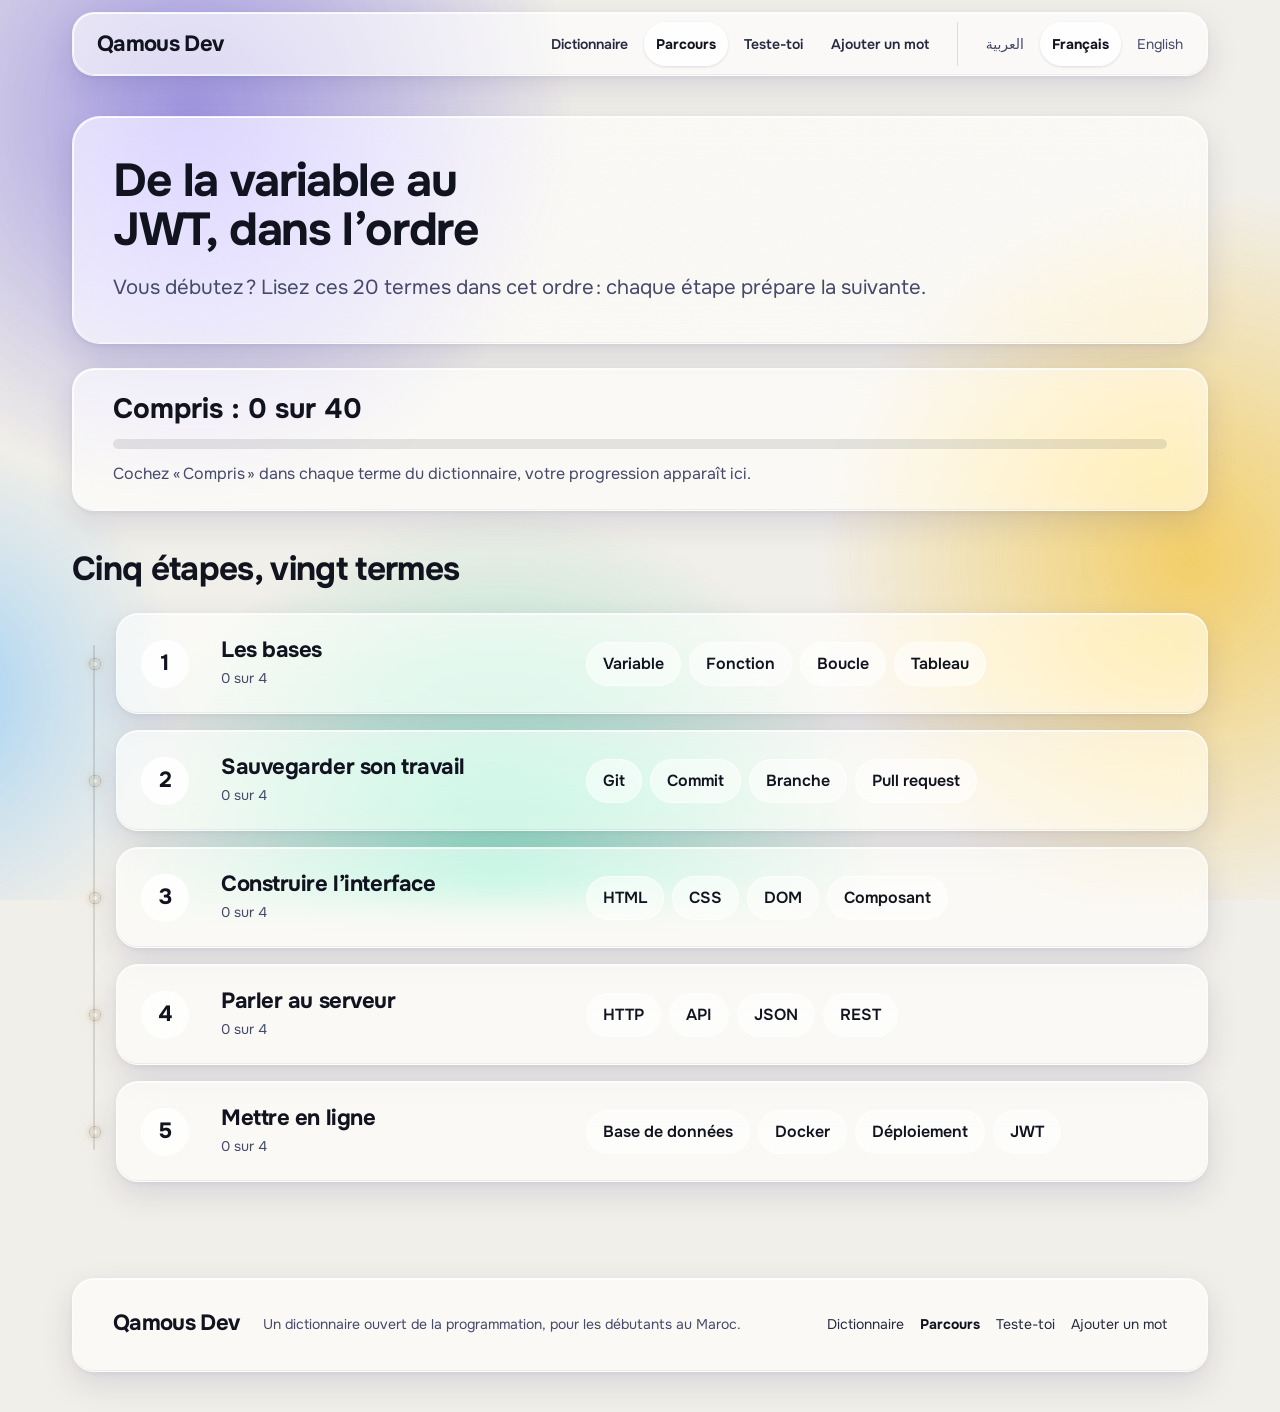
<file: fr/path.html>
<!doctype html>
<html lang="fr" dir="ltr">
<head>
  <meta charset="utf-8">
  <meta name="viewport" content="width=device-width, initial-scale=1">
  <title>Parcours, Qamous Dev</title>
  <meta name="description" content="Vous débutez ? Lisez ces 20 termes dans cet ordre : chaque étape prépare la suivante.">
  <link rel="canonical" href="https://elfarisssaid19.github.io/qamous-dev/fr/path.html">
  <link rel="alternate" hreflang="ar" href="https://elfarisssaid19.github.io/qamous-dev/ar/path.html">
  <link rel="alternate" hreflang="fr" href="https://elfarisssaid19.github.io/qamous-dev/fr/path.html">
  <link rel="alternate" hreflang="en" href="https://elfarisssaid19.github.io/qamous-dev/en/path.html">
  <link rel="alternate" hreflang="x-default" href="https://elfarisssaid19.github.io/qamous-dev/ar/path.html">
  <meta property="og:site_name" content="Qamous Dev">
  <meta property="og:type" content="website">
  <meta property="og:title" content="Parcours, Qamous Dev">
  <meta property="og:description" content="Vous débutez ? Lisez ces 20 termes dans cet ordre : chaque étape prépare la suivante.">
  <meta property="og:url" content="https://elfarisssaid19.github.io/qamous-dev/fr/path.html">
  <meta property="og:locale" content="fr_MA">
  <meta property="og:locale:alternate" content="ar_MA">
  <meta property="og:locale:alternate" content="en_US">
  <meta name="twitter:card" content="summary">
  <meta name="color-scheme" content="light dark">
  <meta name="theme-color" content="#f1efe9" media="(prefers-color-scheme: light)">
  <meta name="theme-color" content="#0a0c18" media="(prefers-color-scheme: dark)">
  <link rel="preconnect" href="https://fonts.googleapis.com">
  <link rel="preconnect" href="https://fonts.gstatic.com" crossorigin>
  <link href="https://fonts.googleapis.com/css2?family=JetBrains+Mono:wght@400&family=Onest:wght@400;600;700&display=swap" rel="stylesheet">
  <link rel="icon" href="../favicon.svg" type="image/svg+xml">
  <link rel="stylesheet" href="../css/style.css">
  <script>document.documentElement.classList.add('js');</script>
  <script>
    (function () {
      var order = ['index', 'path', 'quiz', 'contribute'];
      function where(u) {
        try { var parts = new URL(u, location.href).pathname.split('/'); return { tab: order.indexOf((parts.pop() || 'index').replace('.html', '')), lang: parts.pop() }; } catch (e) { return null; }
      }
      function direction(from, to) {
        var a = where(from), b = where(to);
        if (!a || !b || a.tab < 0 || b.tab < 0 || a.tab === b.tab || a.lang !== b.lang) return null;
        return b.tab > a.tab ? 'forward' : 'backward';
      }
      addEventListener('pageswap', function (e) {
        if (!e.viewTransition || !e.activation || !e.activation.entry) return;
        var d = direction(location.href, e.activation.entry.url);
        if (d) e.viewTransition.types.add(d);
      });
      addEventListener('pagereveal', function (e) {
        if (!e.viewTransition || !window.navigation || !navigation.activation || !navigation.activation.from) return;
        var d = direction(navigation.activation.from.url, location.href);
        if (d) e.viewTransition.types.add(d);
      });
    })();
  </script>
</head>
<body class="page-path">
  <a class="skip" href="#main">Aller au contenu</a>
  <div class="scroll-progress" aria-hidden="true"></div>
  <div class="backdrop" aria-hidden="true">
    <span class="blob blob--majorelle"></span>
    <span class="blob blob--saffron"></span>
    <span class="blob blob--mint"></span>
    <span class="blob blob--sky"></span>
  </div>

  <header class="site-header">
    <nav class="nav container" aria-label="Menu principal">
      <a class="wordmark" href="./" aria-label="Qamous Dev, dictionnaire" dir="ltr">Qamous Dev</a>
      <div class="nav__rows">
        <ul class="nav__links">
          <li><a href="./"><span>Dictionnaire</span></a></li>
          <li><a href="path.html" aria-current="page"><span>Parcours</span></a></li>
          <li><a href="quiz.html"><span>Teste-toi</span></a></li>
          <li><a href="contribute.html"><span>Ajouter un mot</span></a></li>
        </ul>
        <ul class="langs" aria-label="Langue">
          <li><a href="../ar/path.html" hreflang="ar" lang="ar" dir="rtl">العربية</a></li>
          <li><a href="../fr/path.html" hreflang="fr" lang="fr" dir="ltr" aria-current="page">Français</a></li>
          <li><a href="../en/path.html" hreflang="en" lang="en" dir="ltr">English</a></li>
        </ul>
      </div>
    </nav>
  </header>

  <main id="main">
    <div class="container">
      <div class="page-head" data-reveal>
      <h1 class="page-head__title"><span class="word" style="--i:0">De</span> <span class="word" style="--i:1">la</span> <span class="word" style="--i:2">variable</span> <span class="word" style="--i:3">au</span> <span class="word" style="--i:4">JWT,</span> <span class="word" style="--i:5">dans</span> <span class="word" style="--i:6">l’ordre</span></h1>
      <p class="page-head__lede">Vous débutez ? Lisez ces 20 termes dans cet ordre : chaque étape prépare la suivante.</p>
      </div>
    </div>
    <section class="path container" aria-labelledby="stages-head">
      <div class="progress" data-reveal>
        <p class="progress__text" id="progress" aria-live="polite"></p>
        <div class="meter" aria-hidden="true"><span class="meter__fill" id="meter"></span></div>
        <p class="progress__how">Cochez « Compris » dans chaque terme du dictionnaire, votre progression apparaît ici.</p>
      </div>
      <h2 class="path__head" id="stages-head"><span class="slide"><span>Cinq étapes, vingt termes</span></span></h2>
      <ol class="path__stops">
        <li data-stage="variable function loop array" data-reveal>
          <h3>Les bases</h3>
          <p class="stop__count"></p>
          <ul><li><a href="./#variable" data-term="variable">Variable<span class="check" hidden><svg width="18" height="18" viewBox="0 0 24 24" fill="none" stroke="currentColor" stroke-width="2" stroke-linecap="round" stroke-linejoin="round" aria-hidden="true"><path d="M20 6 9 17l-5-5"/></svg><span class="visually-hidden">Compris</span></span></a></li><li><a href="./#function" data-term="function">Fonction<span class="check" hidden><svg width="18" height="18" viewBox="0 0 24 24" fill="none" stroke="currentColor" stroke-width="2" stroke-linecap="round" stroke-linejoin="round" aria-hidden="true"><path d="M20 6 9 17l-5-5"/></svg><span class="visually-hidden">Compris</span></span></a></li><li><a href="./#loop" data-term="loop">Boucle<span class="check" hidden><svg width="18" height="18" viewBox="0 0 24 24" fill="none" stroke="currentColor" stroke-width="2" stroke-linecap="round" stroke-linejoin="round" aria-hidden="true"><path d="M20 6 9 17l-5-5"/></svg><span class="visually-hidden">Compris</span></span></a></li><li><a href="./#array" data-term="array">Tableau<span class="check" hidden><svg width="18" height="18" viewBox="0 0 24 24" fill="none" stroke="currentColor" stroke-width="2" stroke-linecap="round" stroke-linejoin="round" aria-hidden="true"><path d="M20 6 9 17l-5-5"/></svg><span class="visually-hidden">Compris</span></span></a></li></ul>
        </li>
        <li data-stage="git commit branch pull-request" data-reveal>
          <h3>Sauvegarder son travail</h3>
          <p class="stop__count"></p>
          <ul><li><a href="./#git" data-term="git">Git<span class="check" hidden><svg width="18" height="18" viewBox="0 0 24 24" fill="none" stroke="currentColor" stroke-width="2" stroke-linecap="round" stroke-linejoin="round" aria-hidden="true"><path d="M20 6 9 17l-5-5"/></svg><span class="visually-hidden">Compris</span></span></a></li><li><a href="./#commit" data-term="commit">Commit<span class="check" hidden><svg width="18" height="18" viewBox="0 0 24 24" fill="none" stroke="currentColor" stroke-width="2" stroke-linecap="round" stroke-linejoin="round" aria-hidden="true"><path d="M20 6 9 17l-5-5"/></svg><span class="visually-hidden">Compris</span></span></a></li><li><a href="./#branch" data-term="branch">Branche<span class="check" hidden><svg width="18" height="18" viewBox="0 0 24 24" fill="none" stroke="currentColor" stroke-width="2" stroke-linecap="round" stroke-linejoin="round" aria-hidden="true"><path d="M20 6 9 17l-5-5"/></svg><span class="visually-hidden">Compris</span></span></a></li><li><a href="./#pull-request" data-term="pull-request">Pull request<span class="check" hidden><svg width="18" height="18" viewBox="0 0 24 24" fill="none" stroke="currentColor" stroke-width="2" stroke-linecap="round" stroke-linejoin="round" aria-hidden="true"><path d="M20 6 9 17l-5-5"/></svg><span class="visually-hidden">Compris</span></span></a></li></ul>
        </li>
        <li data-stage="html css dom component" data-reveal>
          <h3>Construire l’interface</h3>
          <p class="stop__count"></p>
          <ul><li><a href="./#html" data-term="html">HTML<span class="check" hidden><svg width="18" height="18" viewBox="0 0 24 24" fill="none" stroke="currentColor" stroke-width="2" stroke-linecap="round" stroke-linejoin="round" aria-hidden="true"><path d="M20 6 9 17l-5-5"/></svg><span class="visually-hidden">Compris</span></span></a></li><li><a href="./#css" data-term="css">CSS<span class="check" hidden><svg width="18" height="18" viewBox="0 0 24 24" fill="none" stroke="currentColor" stroke-width="2" stroke-linecap="round" stroke-linejoin="round" aria-hidden="true"><path d="M20 6 9 17l-5-5"/></svg><span class="visually-hidden">Compris</span></span></a></li><li><a href="./#dom" data-term="dom">DOM<span class="check" hidden><svg width="18" height="18" viewBox="0 0 24 24" fill="none" stroke="currentColor" stroke-width="2" stroke-linecap="round" stroke-linejoin="round" aria-hidden="true"><path d="M20 6 9 17l-5-5"/></svg><span class="visually-hidden">Compris</span></span></a></li><li><a href="./#component" data-term="component">Composant<span class="check" hidden><svg width="18" height="18" viewBox="0 0 24 24" fill="none" stroke="currentColor" stroke-width="2" stroke-linecap="round" stroke-linejoin="round" aria-hidden="true"><path d="M20 6 9 17l-5-5"/></svg><span class="visually-hidden">Compris</span></span></a></li></ul>
        </li>
        <li data-stage="http api json rest" data-reveal>
          <h3>Parler au serveur</h3>
          <p class="stop__count"></p>
          <ul><li><a href="./#http" data-term="http">HTTP<span class="check" hidden><svg width="18" height="18" viewBox="0 0 24 24" fill="none" stroke="currentColor" stroke-width="2" stroke-linecap="round" stroke-linejoin="round" aria-hidden="true"><path d="M20 6 9 17l-5-5"/></svg><span class="visually-hidden">Compris</span></span></a></li><li><a href="./#api" data-term="api">API<span class="check" hidden><svg width="18" height="18" viewBox="0 0 24 24" fill="none" stroke="currentColor" stroke-width="2" stroke-linecap="round" stroke-linejoin="round" aria-hidden="true"><path d="M20 6 9 17l-5-5"/></svg><span class="visually-hidden">Compris</span></span></a></li><li><a href="./#json" data-term="json">JSON<span class="check" hidden><svg width="18" height="18" viewBox="0 0 24 24" fill="none" stroke="currentColor" stroke-width="2" stroke-linecap="round" stroke-linejoin="round" aria-hidden="true"><path d="M20 6 9 17l-5-5"/></svg><span class="visually-hidden">Compris</span></span></a></li><li><a href="./#rest" data-term="rest">REST<span class="check" hidden><svg width="18" height="18" viewBox="0 0 24 24" fill="none" stroke="currentColor" stroke-width="2" stroke-linecap="round" stroke-linejoin="round" aria-hidden="true"><path d="M20 6 9 17l-5-5"/></svg><span class="visually-hidden">Compris</span></span></a></li></ul>
        </li>
        <li data-stage="database docker deploy jwt" data-reveal>
          <h3>Mettre en ligne</h3>
          <p class="stop__count"></p>
          <ul><li><a href="./#database" data-term="database">Base de données<span class="check" hidden><svg width="18" height="18" viewBox="0 0 24 24" fill="none" stroke="currentColor" stroke-width="2" stroke-linecap="round" stroke-linejoin="round" aria-hidden="true"><path d="M20 6 9 17l-5-5"/></svg><span class="visually-hidden">Compris</span></span></a></li><li><a href="./#docker" data-term="docker">Docker<span class="check" hidden><svg width="18" height="18" viewBox="0 0 24 24" fill="none" stroke="currentColor" stroke-width="2" stroke-linecap="round" stroke-linejoin="round" aria-hidden="true"><path d="M20 6 9 17l-5-5"/></svg><span class="visually-hidden">Compris</span></span></a></li><li><a href="./#deploy" data-term="deploy">Déploiement<span class="check" hidden><svg width="18" height="18" viewBox="0 0 24 24" fill="none" stroke="currentColor" stroke-width="2" stroke-linecap="round" stroke-linejoin="round" aria-hidden="true"><path d="M20 6 9 17l-5-5"/></svg><span class="visually-hidden">Compris</span></span></a></li><li><a href="./#jwt" data-term="jwt">JWT<span class="check" hidden><svg width="18" height="18" viewBox="0 0 24 24" fill="none" stroke="currentColor" stroke-width="2" stroke-linecap="round" stroke-linejoin="round" aria-hidden="true"><path d="M20 6 9 17l-5-5"/></svg><span class="visually-hidden">Compris</span></span></a></li></ul>
        </li>
      </ol>
    </section>
  </main>

  <footer class="footer">
    <div class="container">
      <div class="footer__row">
      <p class="footer__mark"><a class="wordmark" href="./" aria-label="Qamous Dev, dictionnaire" dir="ltr">Qamous Dev</a></p>
      <p class="footer__line">Un dictionnaire ouvert de la programmation, pour les débutants au Maroc.</p>
      <ul class="footer__links">
          <li><a href="./"><span>Dictionnaire</span></a></li>
          <li><a href="path.html" aria-current="page"><span>Parcours</span></a></li>
          <li><a href="quiz.html"><span>Teste-toi</span></a></li>
          <li><a href="contribute.html"><span>Ajouter un mot</span></a></li>
      </ul>
      </div>
    </div>
  </footer>

  <nav class="tabbar" aria-label="Menu principal">
    <ul>
          <li><a href="./"><svg width="22" height="22" viewBox="0 0 24 24" fill="none" stroke="currentColor" stroke-width="1.75" stroke-linecap="round" stroke-linejoin="round" aria-hidden="true"><path d="M12 7v14"/><path d="M3 18a1 1 0 0 1-1-1V4a1 1 0 0 1 1-1h5a4 4 0 0 1 4 4 4 4 0 0 1 4-4h5a1 1 0 0 1 1 1v13a1 1 0 0 1-1 1h-6a3 3 0 0 0-3 3 3 3 0 0 0-3-3z"/></svg><span>Dictionnaire</span></a></li>
          <li><a href="path.html" aria-current="page"><svg width="22" height="22" viewBox="0 0 24 24" fill="none" stroke="currentColor" stroke-width="1.75" stroke-linecap="round" stroke-linejoin="round" aria-hidden="true"><circle cx="6" cy="19" r="3"/><path d="M9 19h8.5a3.5 3.5 0 0 0 0-7h-11a3.5 3.5 0 0 1 0-7H15"/><circle cx="18" cy="5" r="3"/></svg><span>Parcours</span></a></li>
          <li><a href="quiz.html"><svg width="22" height="22" viewBox="0 0 24 24" fill="none" stroke="currentColor" stroke-width="1.75" stroke-linecap="round" stroke-linejoin="round" aria-hidden="true"><circle cx="12" cy="12" r="10"/><path d="M9.09 9a3 3 0 0 1 5.83 1c0 2-3 3-3 3"/><path d="M12 17h.01"/></svg><span>Teste-toi</span></a></li>
          <li><a href="contribute.html"><svg width="22" height="22" viewBox="0 0 24 24" fill="none" stroke="currentColor" stroke-width="1.75" stroke-linecap="round" stroke-linejoin="round" aria-hidden="true"><rect width="18" height="18" x="3" y="3" rx="2"/><path d="M8 12h8"/><path d="M12 8v8"/></svg><span>Ajouter un mot</span></a></li>
    </ul>
  </nav>

  <script type="application/json" id="ui">{"hint":"Cliquez sur un terme pour l'ouvrir.","count":{"one":"{n} terme","other":"{n} termes"},"inCat":" dans {cat}","forQ":" pour « {q} »","empty":"Aucun terme ne correspond à « {q} ».","progress":"Compris : {n} sur {total}","stage":"{n} sur {total}","copied":"Copié","copyFail":"Échec de la copie","score":"Bonnes réponses : {right} sur {total}","right":"Exact : {term}.","wrong":"Pas tout à fait. La réponse est {term}.","lang":"fr","total":40}</script>
  <script type="application/json" id="terms">[{"id":"variable"},{"id":"function"},{"id":"loop"},{"id":"array"},{"id":"bug"},{"id":"async-await"},{"id":"git"},{"id":"repository"},{"id":"commit"},{"id":"branch"},{"id":"merge"},{"id":"pull-request"},{"id":"clone"},{"id":"http"},{"id":"api"},{"id":"rest"},{"id":"json"},{"id":"endpoint"},{"id":"status-code"},{"id":"cors"},{"id":"html"},{"id":"css"},{"id":"dom"},{"id":"component"},{"id":"state"},{"id":"props"},{"id":"useeffect"},{"id":"database"},{"id":"sql"},{"id":"sql-join"},{"id":"primary-key"},{"id":"orm"},{"id":"docker"},{"id":"container"},{"id":"env-variable"},{"id":"deploy"},{"id":"ci-cd"},{"id":"jwt"},{"id":"hashing"},{"id":"auth"}]</script>
  <script src="../js/vendor/lenis.min.js" defer></script>
  <script src="../js/app.js" defer></script>
</body>
</html>
</file>
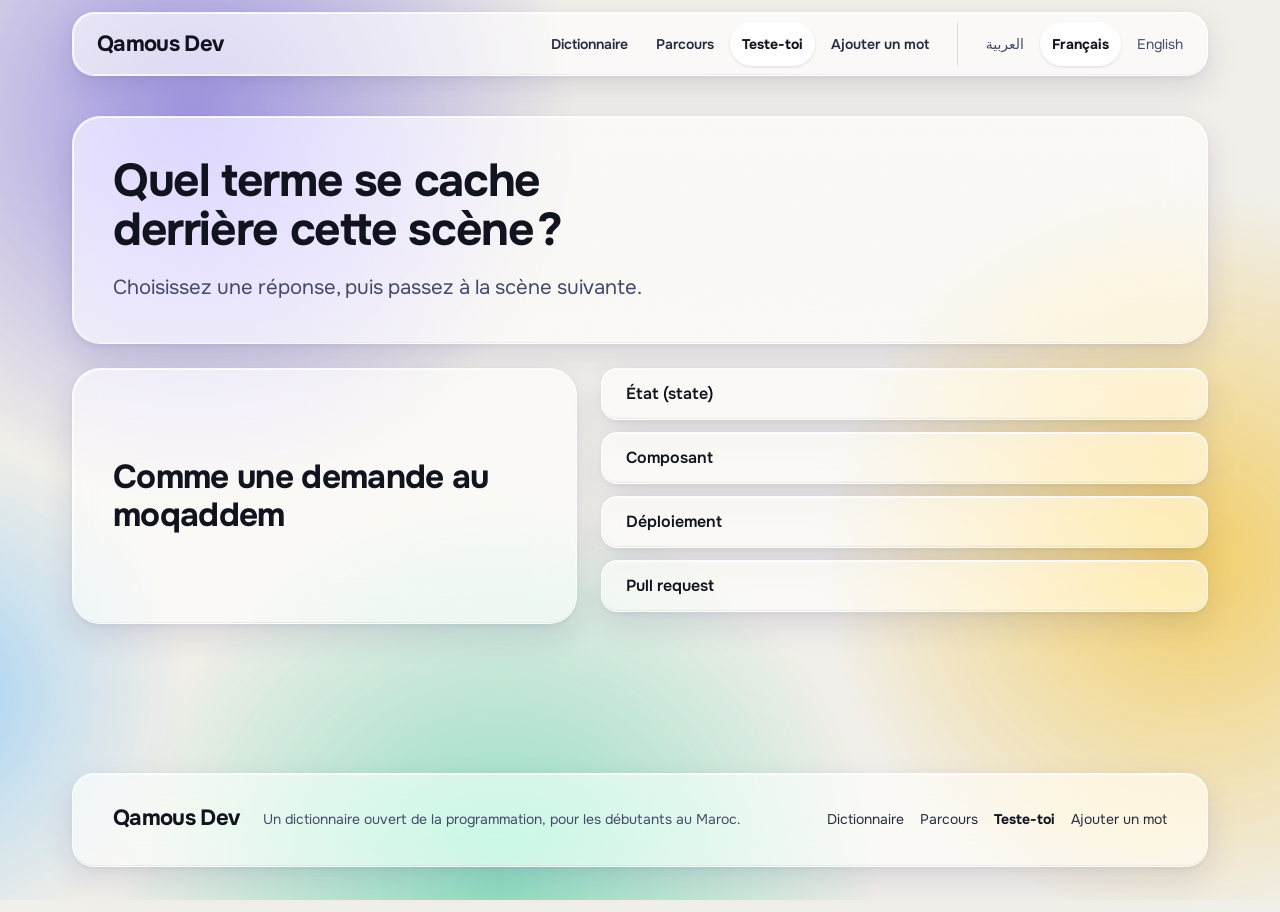
<file: fr/quiz.html>
<!doctype html>
<html lang="fr" dir="ltr">
<head>
  <meta charset="utf-8">
  <meta name="viewport" content="width=device-width, initial-scale=1">
  <title>Teste-toi, Qamous Dev</title>
  <meta name="description" content="Quel terme se cache derrière cette scène ? Choisissez une réponse, puis passez à la scène suivante.">
  <link rel="canonical" href="https://elfarisssaid19.github.io/qamous-dev/fr/quiz.html">
  <link rel="alternate" hreflang="ar" href="https://elfarisssaid19.github.io/qamous-dev/ar/quiz.html">
  <link rel="alternate" hreflang="fr" href="https://elfarisssaid19.github.io/qamous-dev/fr/quiz.html">
  <link rel="alternate" hreflang="en" href="https://elfarisssaid19.github.io/qamous-dev/en/quiz.html">
  <link rel="alternate" hreflang="x-default" href="https://elfarisssaid19.github.io/qamous-dev/ar/quiz.html">
  <meta property="og:site_name" content="Qamous Dev">
  <meta property="og:type" content="website">
  <meta property="og:title" content="Teste-toi, Qamous Dev">
  <meta property="og:description" content="Quel terme se cache derrière cette scène ? Choisissez une réponse, puis passez à la scène suivante.">
  <meta property="og:url" content="https://elfarisssaid19.github.io/qamous-dev/fr/quiz.html">
  <meta property="og:locale" content="fr_MA">
  <meta property="og:locale:alternate" content="ar_MA">
  <meta property="og:locale:alternate" content="en_US">
  <meta name="twitter:card" content="summary">
  <meta name="color-scheme" content="light dark">
  <meta name="theme-color" content="#f1efe9" media="(prefers-color-scheme: light)">
  <meta name="theme-color" content="#0a0c18" media="(prefers-color-scheme: dark)">
  <link rel="preconnect" href="https://fonts.googleapis.com">
  <link rel="preconnect" href="https://fonts.gstatic.com" crossorigin>
  <link href="https://fonts.googleapis.com/css2?family=JetBrains+Mono:wght@400&family=Onest:wght@400;600;700&display=swap" rel="stylesheet">
  <link rel="icon" href="../favicon.svg" type="image/svg+xml">
  <link rel="stylesheet" href="../css/style.css">
  <script>document.documentElement.classList.add('js');</script>
  <script>
    (function () {
      var order = ['index', 'path', 'quiz', 'contribute'];
      function where(u) {
        try { var parts = new URL(u, location.href).pathname.split('/'); return { tab: order.indexOf((parts.pop() || 'index').replace('.html', '')), lang: parts.pop() }; } catch (e) { return null; }
      }
      function direction(from, to) {
        var a = where(from), b = where(to);
        if (!a || !b || a.tab < 0 || b.tab < 0 || a.tab === b.tab || a.lang !== b.lang) return null;
        return b.tab > a.tab ? 'forward' : 'backward';
      }
      addEventListener('pageswap', function (e) {
        if (!e.viewTransition || !e.activation || !e.activation.entry) return;
        var d = direction(location.href, e.activation.entry.url);
        if (d) e.viewTransition.types.add(d);
      });
      addEventListener('pagereveal', function (e) {
        if (!e.viewTransition || !window.navigation || !navigation.activation || !navigation.activation.from) return;
        var d = direction(navigation.activation.from.url, location.href);
        if (d) e.viewTransition.types.add(d);
      });
    })();
  </script>
</head>
<body class="page-quiz">
  <a class="skip" href="#main">Aller au contenu</a>
  <div class="scroll-progress" aria-hidden="true"></div>
  <div class="backdrop" aria-hidden="true">
    <span class="blob blob--majorelle"></span>
    <span class="blob blob--saffron"></span>
    <span class="blob blob--mint"></span>
    <span class="blob blob--sky"></span>
  </div>

  <header class="site-header">
    <nav class="nav container" aria-label="Menu principal">
      <a class="wordmark" href="./" aria-label="Qamous Dev, dictionnaire" dir="ltr">Qamous Dev</a>
      <div class="nav__rows">
        <ul class="nav__links">
          <li><a href="./"><span>Dictionnaire</span></a></li>
          <li><a href="path.html"><span>Parcours</span></a></li>
          <li><a href="quiz.html" aria-current="page"><span>Teste-toi</span></a></li>
          <li><a href="contribute.html"><span>Ajouter un mot</span></a></li>
        </ul>
        <ul class="langs" aria-label="Langue">
          <li><a href="../ar/quiz.html" hreflang="ar" lang="ar" dir="rtl">العربية</a></li>
          <li><a href="../fr/quiz.html" hreflang="fr" lang="fr" dir="ltr" aria-current="page">Français</a></li>
          <li><a href="../en/quiz.html" hreflang="en" lang="en" dir="ltr">English</a></li>
        </ul>
      </div>
    </nav>
  </header>

  <main id="main">
    <div class="container">
      <div class="page-head" data-reveal>
      <h1 class="page-head__title"><span class="word" style="--i:0">Quel</span> <span class="word" style="--i:1">terme</span> <span class="word" style="--i:2">se</span> <span class="word" style="--i:3">cache</span> <span class="word" style="--i:4">derrière</span> <span class="word" style="--i:5">cette</span> <span class="word" style="--i:6">scène ?</span></h1>
      <p class="page-head__lede">Choisissez une réponse, puis passez à la scène suivante.</p>
      <p class="quiz__score" id="quiz-score" aria-live="polite"></p>
      </div>
    </div>
    <section class="quiz container" aria-label="Teste-toi">
      <p class="quiz__nojs">Ce quiz a besoin de JavaScript.</p>
      <div class="quiz__card" id="quiz" data-reveal hidden>
        <p class="quiz__scene" id="quiz-scene"></p>
        <ul class="quiz__choices" id="quiz-choices" aria-labelledby="quiz-scene"></ul>
        <p class="quiz__feedback" id="quiz-feedback" aria-live="polite"></p>
        <button class="btn" type="button" id="quiz-next">Scène suivante</button>
      </div>
    </section>
  </main>

  <footer class="footer">
    <div class="container">
      <div class="footer__row">
      <p class="footer__mark"><a class="wordmark" href="./" aria-label="Qamous Dev, dictionnaire" dir="ltr">Qamous Dev</a></p>
      <p class="footer__line">Un dictionnaire ouvert de la programmation, pour les débutants au Maroc.</p>
      <ul class="footer__links">
          <li><a href="./"><span>Dictionnaire</span></a></li>
          <li><a href="path.html"><span>Parcours</span></a></li>
          <li><a href="quiz.html" aria-current="page"><span>Teste-toi</span></a></li>
          <li><a href="contribute.html"><span>Ajouter un mot</span></a></li>
      </ul>
      </div>
    </div>
  </footer>

  <nav class="tabbar" aria-label="Menu principal">
    <ul>
          <li><a href="./"><svg width="22" height="22" viewBox="0 0 24 24" fill="none" stroke="currentColor" stroke-width="1.75" stroke-linecap="round" stroke-linejoin="round" aria-hidden="true"><path d="M12 7v14"/><path d="M3 18a1 1 0 0 1-1-1V4a1 1 0 0 1 1-1h5a4 4 0 0 1 4 4 4 4 0 0 1 4-4h5a1 1 0 0 1 1 1v13a1 1 0 0 1-1 1h-6a3 3 0 0 0-3 3 3 3 0 0 0-3-3z"/></svg><span>Dictionnaire</span></a></li>
          <li><a href="path.html"><svg width="22" height="22" viewBox="0 0 24 24" fill="none" stroke="currentColor" stroke-width="1.75" stroke-linecap="round" stroke-linejoin="round" aria-hidden="true"><circle cx="6" cy="19" r="3"/><path d="M9 19h8.5a3.5 3.5 0 0 0 0-7h-11a3.5 3.5 0 0 1 0-7H15"/><circle cx="18" cy="5" r="3"/></svg><span>Parcours</span></a></li>
          <li><a href="quiz.html" aria-current="page"><svg width="22" height="22" viewBox="0 0 24 24" fill="none" stroke="currentColor" stroke-width="1.75" stroke-linecap="round" stroke-linejoin="round" aria-hidden="true"><circle cx="12" cy="12" r="10"/><path d="M9.09 9a3 3 0 0 1 5.83 1c0 2-3 3-3 3"/><path d="M12 17h.01"/></svg><span>Teste-toi</span></a></li>
          <li><a href="contribute.html"><svg width="22" height="22" viewBox="0 0 24 24" fill="none" stroke="currentColor" stroke-width="1.75" stroke-linecap="round" stroke-linejoin="round" aria-hidden="true"><rect width="18" height="18" x="3" y="3" rx="2"/><path d="M8 12h8"/><path d="M12 8v8"/></svg><span>Ajouter un mot</span></a></li>
    </ul>
  </nav>

  <script type="application/json" id="ui">{"hint":"Cliquez sur un terme pour l'ouvrir.","count":{"one":"{n} terme","other":"{n} termes"},"inCat":" dans {cat}","forQ":" pour « {q} »","empty":"Aucun terme ne correspond à « {q} ».","progress":"Compris : {n} sur {total}","stage":"{n} sur {total}","copied":"Copié","copyFail":"Échec de la copie","score":"Bonnes réponses : {right} sur {total}","right":"Exact : {term}.","wrong":"Pas tout à fait. La réponse est {term}.","lang":"fr","total":40}</script>
  <script type="application/json" id="terms">[{"id":"variable","cat":"basics","name":"Variable","scene":"Comme le bocal de sucre dans la cuisine"},{"id":"function","cat":"basics","name":"Fonction","scene":"Comme la vendeuse de msemmen"},{"id":"loop","cat":"basics","name":"Boucle","scene":"Comme le porteur d’eau de Jemaa el-Fna"},{"id":"array","cat":"basics","name":"Tableau","scene":"Comme les places d’un grand taxi"},{"id":"bug","cat":"basics","name":"Bug","scene":"Comme la liste de courses incomplète"},{"id":"async-await","cat":"basics","name":"Async/await","scene":"Comme les vêtements au pressing"},{"id":"git","cat":"git","name":"Git","scene":"Comme le cahier de textes"},{"id":"repository","cat":"git","name":"Dépôt","scene":"Comme l’album photo de famille"},{"id":"commit","cat":"git","name":"Commit","scene":"Comme une photo du tajine à chaque étape"},{"id":"branch","cat":"git","name":"Branche","scene":"Comme une ruelle de la vieille médina"},{"id":"merge","cat":"git","name":"Fusion (merge)","scene":"Comme deux couturières sur un caftan"},{"id":"pull-request","cat":"git","name":"Pull request","scene":"Comme une demande au moqaddem"},{"id":"clone","cat":"git","name":"Clone","scene":"Comme la recette de harira de grand-mère"},{"id":"http","cat":"web","name":"HTTP","scene":"Comme une lettre à la poste"},{"id":"api","cat":"web","name":"API","scene":"Comme le serveur du café"},{"id":"rest","cat":"web","name":"REST","scene":"Comme la carte du café"},{"id":"json","cat":"web","name":"JSON","scene":"Comme la liste de courses de maman"},{"id":"endpoint","cat":"web","name":"Endpoint","scene":"Comme les guichets de l’arrondissement"},{"id":"status-code","cat":"web","name":"Code de statut","scene":"Comme la réponse de l’épicier"},{"id":"cors","cat":"web","name":"CORS","scene":"Comme le gardien de la résidence"},{"id":"html","cat":"front","name":"HTML","scene":"Comme les murs d’une maison"},{"id":"css","cat":"front","name":"CSS","scene":"Comme la peinture et le zellige"},{"id":"dom","cat":"front","name":"DOM","scene":"Comme l’arbre généalogique"},{"id":"component","cat":"front","name":"Composant","scene":"Comme le moule à briques"},{"id":"state","cat":"front","name":"État (state)","scene":"Comme le tableau d’affichage du stade"},{"id":"props","cat":"front","name":"Props","scene":"Comme la commande du chef"},{"id":"useeffect","cat":"front","name":"useEffect","scene":"Comme la lumière de chaque pièce"},{"id":"database","cat":"data","name":"Base de données","scene":"Comme les archives de la commune"},{"id":"sql","cat":"data","name":"SQL","scene":"Comme la demande à l’épicier"},{"id":"sql-join","cat":"data","name":"Jointure SQL","scene":"Comme le carnet de crédit de l’épicier"},{"id":"primary-key","cat":"data","name":"Clé primaire","scene":"Comme le numéro de CIN"},{"id":"orm","cat":"data","name":"ORM","scene":"Comme l’interprète au tribunal"},{"id":"docker","cat":"devops","name":"Docker","scene":"Comme les conteneurs de Tanger Med"},{"id":"container","cat":"devops","name":"Conteneur","scene":"Comme les baghrirs d’une même recette"},{"id":"env-variable","cat":"devops","name":"Variable d’environnement","scene":"Comme le code wifi du café"},{"id":"deploy","cat":"devops","name":"Déploiement","scene":"Comme la harira partagée avec les voisins"},{"id":"ci-cd","cat":"devops","name":"CI/CD","scene":"Comme le contrôle technique de la voiture"},{"id":"jwt","cat":"security","name":"JWT","scene":"Comme le bracelet de Mawazine"},{"id":"hashing","cat":"security","name":"Hachage","scene":"Comme le jus de citron"},{"id":"auth","cat":"security","name":"Authentification / autorisation","scene":"Comme le passeport et la carte d’embarquement"}]</script>
  <script src="../js/vendor/lenis.min.js" defer></script>
  <script src="../js/app.js" defer></script>
</body>
</html>
</file>
<file: css/style.css>
/* Qamous Dev, liquid glass theme.
   Layers, back to front: the animated Moroccan mesh (.backdrop), glass surfaces, solid code blocks.
   Every text block sits on glass or a solid surface; only large headings sit directly on the mesh. */

/* ---------- Tokens ---------- */
:root {
  color-scheme: light dark;

  --majorelle: #6050dc;
  --saffron: #f4b400;
  --mint: #3fcf9f;
  --sky: #59b7ff;

  --bg: #f1efe9;
  --ink: #11131f;
  --ink-2: #262a40;
  --muted: #45496a;
  --line: rgba(17, 19, 31, 0.12);

  --glass: rgba(255, 255, 255, 0.62);
  --glass-strong: rgba(255, 255, 255, 0.82);
  --glass-solid: #fbfaf7;
  --glass-border: rgba(255, 255, 255, 0.6);
  --rim-lit: rgba(255, 255, 255, 0.95);
  --rim-dim: rgba(255, 255, 255, 0.25);
  --inset-top: rgba(255, 255, 255, 0.7);
  --inset-bottom: rgba(17, 19, 31, 0.06);
  --shadow: 0 12px 32px rgba(36, 28, 110, 0.12), 0 2px 6px rgba(36, 28, 110, 0.06);
  --shadow-lift: 0 18px 44px rgba(36, 28, 110, 0.18), 0 4px 10px rgba(36, 28, 110, 0.08);
  --blur: 18px;
  --sat: 170%;

  --row-hover: rgba(255, 255, 255, 0.6);
  --row-open: rgba(255, 255, 255, 0.5);
  --chip: rgba(255, 255, 255, 0.55);
  --primary: #4b3fd1;
  --on-primary: #ffffff;
  --focus: #3a2fb8;
  --ok: #0a6646;
  --on-ok: #ffffff;
  --bad: #b42318;
  --meter-track: rgba(17, 19, 31, 0.1);

  --code-bg: #0f1222;
  --code-ink: #e8eaf6;
  --code-muted: #a3a9cc;
  --code-comment: #ffc83d;
  --code-rule: #272b47;
  --copied: #5fe0b0;

  --blob-opacity: 0.55;

  --font-body: "Onest", "IBM Plex Sans Arabic", ui-sans-serif, system-ui, sans-serif;
  --font-mono: "JetBrains Mono", ui-monospace, "SFMono-Regular", monospace;

  --space-3xs: 2px; --space-2xs: 4px; --space-xs: 8px; --space-sm: 12px; --space-md: 16px; --space-lg: 24px; --space-xl: 40px; --space-2xl: 64px; --space-3xl: 96px;
  --text-xs: 0.8125rem; --text-sm: 0.875rem; --text-md: 1rem; --text-lg: 1.125rem; --text-xl: 1.375rem; --text-2xl: 1.75rem;
  --text-display: clamp(2.5rem, 5.4vw, 5rem);
  --text-display-s: clamp(2rem, 3.6vw, 3.25rem);
  --text-section: clamp(1.75rem, 2.6vw, 2.5rem);
  --text-lead: clamp(1.0625rem, 0.4vw + 0.95rem, 1.3125rem);

  --radius-xl: 28px; --radius-lg: 22px; --radius-md: 16px; --radius-sm: 12px; --radius-pill: 999px;
  --container: 1200px; --gutter: 32px; --gap: 24px;
  --header-top: 12px; --header-h: 64px; --toolbar-h: 76px; --tabbar-h: 64px;
  --ease-out: cubic-bezier(0.16, 1, 0.3, 1); --ease-in-out: cubic-bezier(0.65, 0, 0.35, 1);
  --dur-micro: 120ms; --dur-short: 220ms;
}

@media (prefers-color-scheme: dark) {
  :root {
    --bg: #0a0c18;
    --ink: #f3f4fb;
    --ink-2: #dde0f0;
    --muted: #c0c4de;
    --line: rgba(255, 255, 255, 0.12);
    --glass: rgba(16, 18, 36, 0.6);
    --glass-strong: rgba(16, 18, 36, 0.82);
    --glass-solid: #151830;
    --glass-border: rgba(255, 255, 255, 0.14);
    --rim-lit: rgba(255, 255, 255, 0.45);
    --rim-dim: rgba(255, 255, 255, 0.06);
    --inset-top: rgba(255, 255, 255, 0.12);
    --inset-bottom: rgba(0, 0, 0, 0.25);
    --shadow: 0 14px 36px rgba(0, 0, 0, 0.45), 0 2px 6px rgba(0, 0, 0, 0.3);
    --shadow-lift: 0 20px 48px rgba(0, 0, 0, 0.55), 0 4px 10px rgba(0, 0, 0, 0.35);
    --row-hover: rgba(255, 255, 255, 0.07);
    --row-open: rgba(255, 255, 255, 0.05);
    --chip: rgba(255, 255, 255, 0.08);
    --primary: #a39cff;
    --on-primary: #0b0d1a;
    --focus: #ffc83d;
    --ok: #5fe0b0;
    --on-ok: #062a1e;
    --bad: #ff8a80;
    --meter-track: rgba(255, 255, 255, 0.12);
    --code-bg: #080a14;
    --code-rule: #20243d;
    --blob-opacity: 0.42;
  }
}

/* ---------- Base ---------- */
*, *::before, *::after { box-sizing: border-box; }
html, body { overflow-x: clip; }
html { scroll-padding-top: calc(var(--header-top) + var(--header-h) + var(--space-md)); -webkit-text-size-adjust: 100%; }
html:has(.page-dict) { scroll-padding-top: calc(var(--header-top) + var(--header-h) + var(--space-sm) + var(--toolbar-h) + var(--space-md)); }
body { margin: 0; min-height: 100dvh; background: var(--bg); color: var(--ink); font: 400 var(--text-md)/1.6 var(--font-body); -webkit-font-smoothing: antialiased; }
html[lang="ar"] body { line-height: 1.8; }
h1, h2, h3, p { margin: 0; }
h1, h2, h3 { font-weight: 700; line-height: 1.12; letter-spacing: -0.02em; overflow-wrap: break-word; min-width: 0; text-wrap: balance; }
html[lang="ar"] :is(h1, h2, h3) { letter-spacing: 0; line-height: 1.35; }
p { text-wrap: pretty; }
a { color: inherit; text-underline-offset: 0.18em; }
svg { display: block; }
button, input { font: inherit; color: inherit; }
[hidden] { display: none !important; }
::selection { background: color-mix(in srgb, var(--majorelle) 28%, transparent); }
:focus-visible { outline: 2px solid var(--focus); outline-offset: 3px; }
.container { width: 100%; max-width: var(--container); margin-inline: auto; padding-inline: var(--gutter); }
.visually-hidden { position: absolute; width: 1px; height: 1px; overflow: hidden; clip-path: inset(50%); white-space: nowrap; }

.skip { position: absolute; inset-inline-start: var(--space-md); top: -100px; z-index: 600; padding: var(--space-xs) var(--space-md); border-radius: var(--radius-sm); background: var(--glass-solid); color: var(--ink); }
.skip:focus-visible { top: var(--space-md); }

/* Lenis, from lenis.css 1.3.26 */
html.lenis, html.lenis body { height: auto; }
.lenis:not(.lenis-autoToggle).lenis-stopped { overflow: clip; }
.lenis [data-lenis-prevent] { overscroll-behavior: contain; }
.lenis.lenis-smooth { scroll-behavior: auto !important; }

/* ---------- The mesh ---------- */
.backdrop { position: fixed; inset: 0; z-index: -1; overflow: hidden; pointer-events: none; background: var(--bg); view-transition-name: backdrop; }
.blob { position: absolute; width: 62vmax; height: 62vmax; border-radius: 50%; opacity: var(--blob-opacity); translate: calc(var(--cx, 0) * var(--pull, 16px)) calc(var(--parallax, 0px) * var(--depth, 0.1) + var(--cy, 0) * var(--pull, 16px)); transition: translate 1.1s var(--ease-out); will-change: transform; animation: drift 46s var(--ease-in-out) infinite alternate; }
.blob--majorelle { top: -22vmax; inset-inline-start: -16vmax; --depth: -0.12; --pull: 18px; background: radial-gradient(circle, var(--majorelle) 0%, color-mix(in srgb, var(--majorelle) 45%, transparent) 38%, transparent 68%); }
.blob--saffron { top: 18vh; inset-inline-end: -24vmax; --depth: 0.18; --pull: 24px; background: radial-gradient(circle, var(--saffron) 0%, color-mix(in srgb, var(--saffron) 45%, transparent) 36%, transparent 66%); animation-duration: 54s; animation-delay: -18s; }
.blob--mint { bottom: -30vmax; inset-inline-start: 8vw; --depth: -0.08; --pull: 12px; background: radial-gradient(circle, var(--mint) 0%, color-mix(in srgb, var(--mint) 45%, transparent) 38%, transparent 68%); animation-duration: 60s; animation-delay: -30s; }
.blob--sky { top: 46vh; inset-inline-start: -28vmax; width: 44vmax; height: 44vmax; --depth: 0.24; --pull: 30px; background: radial-gradient(circle, var(--sky) 0%, color-mix(in srgb, var(--sky) 40%, transparent) 36%, transparent 66%); animation-duration: 40s; animation-delay: -9s; }
@keyframes drift {
  0% { transform: translate3d(0, 0, 0) scale(1); }
  50% { transform: translate3d(6vmax, 4vmax, 0) scale(1.08); }
  100% { transform: translate3d(-4vmax, 7vmax, 0) scale(0.96); }
}
/* While the page scrolls, the mesh holds still so the glass is not re-blurred twice per frame */
html.is-scrolling .blob { animation-play-state: paused; }

/* ---------- Glass ---------- */
:is(.nav, .toolbar__inner, .hero, .page-head, .qamous__top, .group, .empty, .progress, .path__stops > li, .quiz__scene, .quiz__choice, .steps__repo, .steps__list > li, .footer__row, .tabbar ul, .pick__card) {
  position: relative;
  isolation: isolate;
  background: var(--glass);
  -webkit-backdrop-filter: blur(var(--blur)) saturate(var(--sat));
  backdrop-filter: blur(var(--blur)) saturate(var(--sat));
  border: 1px solid var(--glass-border);
  box-shadow: var(--shadow), inset 0 1px 0 var(--inset-top), inset 0 -1px 0 var(--inset-bottom);
}
/* The rim of light: a masked 1px ring, lit at the top corner */
:is(.nav, .toolbar__inner, .hero, .page-head, .tabbar ul, .pick__card, .quiz__scene, .progress)::before {
  content: "";
  position: absolute;
  inset: 0;
  z-index: -1;
  border-radius: inherit;
  padding: 1px;
  background: linear-gradient(135deg, var(--rim-lit), var(--rim-dim) 38%, transparent 60%, var(--rim-dim));
  -webkit-mask: linear-gradient(#000 0 0) content-box, linear-gradient(#000 0 0);
  -webkit-mask-composite: xor;
  mask-composite: exclude;
  pointer-events: none;
}
/* Grain against banding, on the two largest panels only */
:is(.hero, .page-head)::after {
  content: "";
  position: absolute;
  inset: 0;
  z-index: -1;
  border-radius: inherit;
  opacity: 0.05;
  mix-blend-mode: overlay;
  background-image: url("data:image/svg+xml,%3Csvg xmlns='http://www.w3.org/2000/svg' width='140' height='140'%3E%3Cfilter id='n'%3E%3CfeTurbulence type='fractalNoise' baseFrequency='0.9' numOctaves='2' stitchTiles='stitch'/%3E%3C/filter%3E%3Crect width='100%25' height='100%25' filter='url(%23n)'/%3E%3C/svg%3E");
  pointer-events: none;
}

/* ---------- Header ---------- */
.site-header { position: sticky; top: var(--header-top); z-index: 300; margin-top: var(--header-top); view-transition-name: site-header; }
.nav { display: flex; align-items: center; justify-content: space-between; flex-wrap: wrap; gap: var(--space-xs) var(--space-lg); min-height: var(--header-h); padding-block: var(--space-xs); border-radius: var(--radius-lg); transition: background-color var(--dur-short) var(--ease-out), box-shadow var(--dur-short) var(--ease-out); }
.site-header .nav.container { max-width: calc(var(--container) - 2 * var(--gutter)); width: calc(100% - 2 * var(--gutter)); padding-inline: var(--space-lg) var(--space-sm); }
.site-header.is-scrolled .nav { background: var(--glass-strong); -webkit-backdrop-filter: blur(28px) saturate(180%); backdrop-filter: blur(28px) saturate(180%); box-shadow: var(--shadow-lift), inset 0 1px 0 var(--inset-top), inset 0 -1px 0 var(--inset-bottom); }
.wordmark { font-weight: 700; font-size: var(--text-xl); letter-spacing: -0.03em; line-height: 1; color: var(--ink); text-decoration: none; white-space: nowrap; }
a.wordmark:hover { color: var(--primary); }
.nav__rows { display: flex; align-items: center; gap: var(--space-md); min-width: 0; }
.nav__links, .langs { display: flex; align-items: center; gap: var(--space-2xs); margin: 0; padding: 0; list-style: none; }
.langs { padding-inline-start: var(--space-md); border-inline-start: 1px solid var(--line); }
.nav__links a, .langs a { display: inline-flex; align-items: center; min-height: 44px; padding-inline: var(--space-sm); border-radius: var(--radius-pill); color: var(--ink-2); font-size: var(--text-sm); font-weight: 600; text-decoration: none; white-space: nowrap; transition: background-color var(--dur-micro) var(--ease-out), color var(--dur-micro) var(--ease-out), transform var(--dur-micro) var(--ease-out); }
.langs a { font-weight: 400; color: var(--muted); }
.nav__links a:hover, .langs a:hover { background: var(--row-hover); color: var(--ink); }
.nav__links a[aria-current="page"], .langs a[aria-current="page"] { background: var(--glass-strong); color: var(--ink); font-weight: 700; box-shadow: inset 0 1px 0 var(--inset-top), 0 1px 3px rgba(17, 19, 31, 0.12); }
.nav__links a:active, .langs a:active { transform: scale(0.97); }

/* ---------- Main blocks ---------- */
main { display: grid; grid-template-columns: minmax(0, 1fr); gap: var(--space-lg); padding-block: var(--space-xl) var(--space-3xl); }

.hero { display: grid; grid-template-columns: minmax(0, 7fr) minmax(0, 4fr); align-items: end; gap: var(--space-lg) var(--space-xl); padding: clamp(var(--space-lg), 5vw, var(--space-2xl)); border-radius: var(--radius-xl); }
.hero__head { font-size: var(--text-display); line-height: 1.02; letter-spacing: -0.035em; }
html[lang="ar"] .hero__head { line-height: 1.3; letter-spacing: 0; }
.hero__lede { font-size: var(--text-lead); line-height: 1.5; color: var(--muted); }

.page-head { display: grid; gap: var(--space-md); justify-items: start; padding: clamp(var(--space-lg), 4vw, var(--space-xl)); border-radius: var(--radius-xl); }
.page-head__title { font-size: var(--text-display-s); line-height: 1.06; letter-spacing: -0.03em; max-width: 22ch; }
html[lang="ar"] .page-head__title { line-height: 1.35; letter-spacing: 0; }
.page-head__lede { font-size: var(--text-lead); color: var(--muted); max-width: 60ch; }
.page-head__lede code, .steps__list p code { font: 0.85em var(--font-mono); padding: 0 0.3em; border-radius: 6px; background: var(--chip); color: var(--ink); }

/* ---------- Dictionary ---------- */
.toolbar { position: sticky; top: calc(var(--header-top) + var(--header-h) + var(--space-sm)); z-index: 200; }
.toolbar__inner { display: flex; align-items: center; gap: var(--space-md); padding: var(--space-sm); border-radius: var(--radius-lg); }
.toolbar__inner.container { width: calc(100% - 2 * var(--gutter)); max-width: calc(var(--container) - 2 * var(--gutter)); padding: var(--space-sm); }
.search { flex: 0 1 19rem; min-width: 0; margin: 0; }
.search__label { position: absolute; width: 1px; height: 1px; overflow: hidden; clip-path: inset(50%); white-space: nowrap; }
.search__field { position: relative; }
.search input { width: 100%; min-height: 48px; padding-block: 0; padding-inline: var(--space-md) var(--space-2xl); border: 1px solid var(--glass-border); border-radius: var(--radius-pill); background: var(--glass-strong); color: var(--ink); font-size: var(--text-md); outline: 2px solid transparent; outline-offset: 2px; -webkit-appearance: none; appearance: none; box-shadow: inset 0 1px 2px rgba(17, 19, 31, 0.08); transition: background-color var(--dur-micro) var(--ease-out); }
.search input::placeholder { color: var(--muted); opacity: 1; }
.search input:hover { background: var(--glass-solid); }
.search input:focus-visible { outline-color: var(--focus); background: var(--glass-solid); }
.search input::-webkit-search-cancel-button { -webkit-appearance: none; appearance: none; }
.search__key { position: absolute; inset-inline-end: var(--space-sm); top: 50%; transform: translateY(-50%); min-width: 1.75rem; padding: var(--space-3xs) var(--space-xs); border: 1px solid var(--line); border-radius: 8px; font: var(--text-xs)/1.2 var(--font-mono); color: var(--muted); text-align: center; pointer-events: none; }
html:not(.js) .search__key, html:not(.js) .toolbar { display: none; }

.chips { display: flex; flex-wrap: wrap; gap: var(--space-xs); min-width: 0; margin: 0; padding: 0; border: 0; }
.chips input { position: absolute; opacity: 0; width: 1px; height: 1px; }
.chips label { display: inline-flex; align-items: center; gap: var(--space-xs); min-height: 44px; padding: 0 var(--space-md); border: 1px solid var(--glass-border); border-radius: var(--radius-pill); background: var(--chip); color: var(--ink-2); font-size: var(--text-sm); font-weight: 600; white-space: nowrap; cursor: pointer; transition: background-color var(--dur-micro) var(--ease-out), color var(--dur-micro) var(--ease-out), transform var(--dur-micro) var(--ease-out), box-shadow var(--dur-short) var(--ease-out); }
.chips label:hover { background: var(--glass-strong); transform: translateY(-1px); box-shadow: 0 6px 14px rgba(36, 28, 110, 0.12); }
.chips label:active { transform: scale(0.97); }
.chips input:checked + label { background: var(--primary); border-color: var(--primary); color: var(--on-primary); box-shadow: 0 6px 16px color-mix(in srgb, var(--primary) 35%, transparent); }
.chips input:focus-visible + label { outline: 2px solid var(--focus); outline-offset: 2px; }
.chips input:disabled + label { opacity: 0.55; cursor: not-allowed; }
.chip__n { font-variant-numeric: tabular-nums; opacity: 0.85; }

.qamous { display: grid; gap: var(--space-lg); }
.qamous__top { display: flex; flex-wrap: wrap; align-items: baseline; justify-content: space-between; gap: var(--space-sm) var(--space-xl); padding: var(--space-lg) var(--space-xl); border-radius: var(--radius-lg); }
.qamous__head { font-size: var(--text-section); max-width: 24ch; }
.qamous__status { font-size: var(--text-sm); color: var(--muted); }

.group { display: grid; grid-template-columns: minmax(0, 3fr) minmax(0, 9fr); column-gap: var(--gap); padding: var(--space-lg); border-radius: var(--radius-lg); }
.group__head { align-self: start; position: sticky; top: calc(var(--header-top) + var(--header-h) + var(--space-sm) + var(--toolbar-h) + var(--space-lg)); padding: var(--space-sm) var(--space-xs); font-size: var(--text-2xl); }
.group > .entry { grid-column: 2; }

.entry { border-radius: var(--radius-md); transition: background-color var(--dur-short) var(--ease-out); }
.entry + .entry { border-top: 1px solid var(--line); }
.entry[open] { background: var(--row-open); border-top-color: transparent; }
.entry[open] + .entry { border-top-color: transparent; }
.entry summary { display: grid; grid-template-columns: minmax(0, 4fr) minmax(0, 7fr); column-gap: var(--gap); align-items: baseline; padding: var(--space-md); border-radius: var(--radius-md); list-style: none; cursor: pointer; transition: background-color var(--dur-micro) var(--ease-out); }
.entry summary::-webkit-details-marker { display: none; }
.entry summary:hover { background: var(--row-hover); }
.entry summary:focus-visible { outline-offset: -2px; }
.entry__term { font-size: var(--text-xl); font-weight: 700; line-height: 1.2; letter-spacing: -0.02em; color: var(--ink); overflow-wrap: break-word; min-width: 0; }
html[lang="ar"] .entry__term { letter-spacing: 0; line-height: 1.5; }
.entry__en { display: block; margin-top: var(--space-3xs); font-size: var(--text-sm); font-weight: 400; letter-spacing: 0; color: var(--muted); }
html[dir="rtl"] .entry__en { text-align: right; }
.entry__scene { font-size: var(--text-lg); line-height: 1.4; color: var(--ink-2); overflow-wrap: break-word; min-width: 0; }
.check { display: inline-flex; vertical-align: middle; margin-inline-start: var(--space-xs); color: var(--ok); }
.check[hidden] { display: none; }

.entry:not([open]) > .entry__body { display: none; }
.entry__body { display: grid; grid-template-columns: minmax(0, 4fr) minmax(0, 7fr); column-gap: var(--gap); row-gap: var(--space-lg); padding: var(--space-2xs) var(--space-md) var(--space-lg); }
.js .entry[open] > .entry__body { animation: open-body 460ms var(--ease-out) 140ms both; }
@keyframes open-body { from { opacity: 0; translate: 0 -8px; filter: blur(3px); } }
.entry__words { display: grid; align-content: start; justify-items: start; gap: var(--space-md); }
.entry__like { font-size: var(--text-xl); font-weight: 600; line-height: 1.4; letter-spacing: -0.01em; color: var(--ink); }
html[lang="ar"] .entry__like { letter-spacing: 0; line-height: 1.8; }
.entry__text { color: var(--ink-2); line-height: 1.65; }
html[lang="ar"] .entry__text { line-height: 1.9; }
.entry__body .code { align-self: start; }

.got { display: inline-flex; align-items: center; gap: var(--space-xs); min-height: 44px; padding-inline: var(--space-sm) var(--space-md); border: 1px solid var(--glass-border); border-radius: var(--radius-pill); background: var(--chip); font-size: var(--text-sm); font-weight: 600; color: var(--ink-2); cursor: pointer; transition: background-color var(--dur-micro) var(--ease-out), transform var(--dur-micro) var(--ease-out); }
.got:hover { background: var(--glass-strong); }
.got:active { transform: scale(0.97); }
.got:has(input:checked) { background: color-mix(in srgb, var(--ok) 16%, var(--glass-strong)); border-color: color-mix(in srgb, var(--ok) 45%, transparent); }
.got input { width: 20px; height: 20px; margin: 0; accent-color: var(--ok); cursor: pointer; }
.got input:disabled { opacity: 0.55; cursor: not-allowed; }
html:not(.js) .got { display: none; }

.empty { display: grid; justify-items: start; gap: var(--space-md); padding: var(--space-xl); border-radius: var(--radius-lg); }
.empty__head { font-size: var(--text-2xl); font-weight: 700; line-height: 1.2; overflow-wrap: break-word; min-width: 0; }

/* ---------- Code: solid, never glass ---------- */
.code { display: grid; grid-template-columns: minmax(0, 1fr) auto; align-content: start; margin: 0; border: 1px solid var(--code-rule); border-radius: var(--radius-md); background: var(--code-bg); color: var(--code-ink); text-align: left; box-shadow: 0 10px 28px rgba(8, 10, 20, 0.28); }
.code figcaption { align-self: center; padding: var(--space-xs) var(--space-md); font-size: var(--text-sm); color: var(--code-muted); }
.code__copy { display: inline-flex; align-items: center; gap: var(--space-2xs); min-height: 44px; margin: var(--space-2xs); padding: 0 var(--space-md); border: 1px solid var(--code-rule); border-radius: var(--radius-pill); background: rgba(255, 255, 255, 0.04); color: var(--code-ink); font-size: var(--text-sm); font-weight: 600; white-space: nowrap; cursor: pointer; transition: background-color var(--dur-micro) var(--ease-out), transform var(--dur-micro) var(--ease-out), border-color var(--dur-micro) var(--ease-out); }
.code__copy:hover { background: rgba(255, 255, 255, 0.1); }
.code__copy:active { transform: scale(0.96); }
.code__copy:focus-visible { outline: 2px solid var(--code-comment); outline-offset: 2px; }
.code__copy:disabled { opacity: 0.55; cursor: not-allowed; }
.code__copy.is-done { border-color: var(--copied); color: var(--copied); background: rgba(95, 224, 176, 0.12); animation: pop var(--dur-short) var(--ease-out); }
html:not(.js) .code__copy { display: none; }
html:not(.js) .code figcaption { grid-column: 1 / -1; }
.code pre { grid-column: 1 / -1; margin: 0; padding: var(--space-md); border-top: 1px solid var(--code-rule); white-space: pre-wrap; overflow-wrap: break-word; font: var(--text-sm)/1.7 var(--font-mono); tab-size: 2; }
.code pre:focus-visible { outline: 2px solid var(--code-comment); outline-offset: -2px; }
.code .c { color: var(--code-comment); }
.code .s { color: var(--code-muted); }

/* ---------- Buttons ---------- */
.btn { display: inline-flex; align-items: center; gap: var(--space-xs); min-height: 48px; padding: 0 var(--space-lg); border: 1px solid var(--primary); border-radius: var(--radius-pill); background: var(--primary); color: var(--on-primary); font-weight: 700; white-space: nowrap; cursor: pointer; box-shadow: 0 8px 20px color-mix(in srgb, var(--primary) 30%, transparent); transition: transform var(--dur-micro) var(--ease-out), box-shadow var(--dur-short) var(--ease-out), filter var(--dur-micro) var(--ease-out); }
.btn:hover { transform: translateY(-1px); filter: brightness(1.08); box-shadow: 0 12px 26px color-mix(in srgb, var(--primary) 38%, transparent); }
.btn:active { transform: scale(0.97); }
.btn:disabled { opacity: 0.55; cursor: not-allowed; transform: none; }
.btn--quiet { background: var(--chip); border-color: var(--glass-border); color: var(--ink); box-shadow: none; }
.btn--quiet:hover { background: var(--glass-strong); filter: none; box-shadow: none; }

/* ---------- Path ---------- */
.path { display: grid; gap: var(--space-lg); }
.progress { display: grid; gap: var(--space-sm); padding: var(--space-lg) var(--space-xl); border-radius: var(--radius-lg); }
.progress__text { font-size: var(--text-2xl); font-weight: 700; line-height: 1.2; font-variant-numeric: tabular-nums; }
.progress__how { color: var(--muted); max-width: 60ch; }
.meter { height: 10px; border-radius: var(--radius-pill); background: var(--meter-track); overflow: hidden; }
.meter__fill { display: block; height: 100%; border-radius: inherit; background: linear-gradient(90deg, var(--saffron), var(--mint)); transform: scaleX(0); transform-origin: left center; transition: transform 900ms var(--ease-out); }
html[dir="rtl"] .meter__fill { transform-origin: right center; background: linear-gradient(270deg, var(--saffron), var(--mint)); }
html:not(.js) .progress { display: none; }
.path__head { padding-top: var(--space-md); font-size: var(--text-section); max-width: 24ch; }
.path__stops { display: grid; gap: var(--space-md); margin: 0; padding: 0; list-style: none; counter-reset: stop; }
.path__stops > li { counter-increment: stop; display: grid; grid-template-columns: 3.5rem minmax(0, 4fr) minmax(0, 7fr); column-gap: var(--gap); row-gap: var(--space-2xs); align-items: center; padding: var(--space-lg); border-radius: var(--radius-lg); transition: transform 420ms var(--ease-out), box-shadow var(--dur-short) var(--ease-out); }
.path__stops > li:hover { --lift: -3px; box-shadow: var(--shadow-lift), inset 0 1px 0 var(--inset-top), inset 0 -1px 0 var(--inset-bottom); }
.path__stops > li::before { content: counter(stop); grid-row: 1 / span 2; display: grid; place-items: center; width: 3rem; height: 3rem; border-radius: 50%; background: var(--glass-strong); font-size: var(--text-xl); font-weight: 700; font-variant-numeric: tabular-nums; box-shadow: inset 0 1px 0 var(--inset-top); }
.path__stops h3 { grid-column: 2; font-size: var(--text-xl); }
.stop__count { grid-column: 2; font-size: var(--text-sm); color: var(--muted); font-variant-numeric: tabular-nums; }
.stop__count:empty { display: none; }
.path__stops ul { grid-column: 3; grid-row: 1 / span 2; display: flex; flex-wrap: wrap; gap: var(--space-xs); margin: 0; padding: 0; list-style: none; }
.path__stops ul a { display: inline-flex; align-items: center; min-height: 44px; padding-inline: var(--space-md); border: 1px solid var(--glass-border); border-radius: var(--radius-pill); background: var(--chip); font-weight: 600; color: var(--ink); text-decoration: none; transition: background-color var(--dur-micro) var(--ease-out), transform var(--dur-micro) var(--ease-out); }
.path__stops ul a:hover { background: var(--glass-strong); transform: translateY(-1px); }
.path__stops ul a:active { transform: scale(0.97); }
.path__stops .check { margin-inline-start: var(--space-2xs); }

/* ---------- Quiz ---------- */
.quiz__score { font-size: var(--text-xl); font-weight: 700; font-variant-numeric: tabular-nums; }
.quiz__score:empty { display: none; }
.js .quiz__nojs { display: none; }
.quiz__nojs { padding: var(--space-lg); border-radius: var(--radius-lg); background: var(--glass-strong); font-size: var(--text-lead); color: var(--ink); }
.quiz__card { display: grid; grid-template-columns: minmax(0, 5fr) minmax(0, 6fr); column-gap: var(--gap); row-gap: var(--space-md); align-items: start; }
.quiz__card[hidden] { display: none; }
.quiz__scene { grid-row: 1 / span 3; display: flex; align-items: center; min-height: 16rem; padding: var(--space-xl); border-radius: var(--radius-xl); font-size: var(--text-section); font-weight: 700; line-height: 1.15; letter-spacing: -0.02em; overflow-wrap: break-word; min-width: 0; }
html[lang="ar"] .quiz__scene { letter-spacing: 0; line-height: 1.5; }
.quiz__choices { grid-column: 2; display: grid; gap: var(--space-sm); margin: 0; padding: 0; list-style: none; }
.quiz__choice { display: flex; align-items: center; justify-content: space-between; gap: var(--space-xs); width: 100%; min-height: 52px; padding: 0 var(--space-lg); border-radius: var(--radius-md); color: var(--ink); font-size: var(--text-md); font-weight: 600; line-height: 1.25; white-space: nowrap; text-align: start; cursor: pointer; transition: transform var(--dur-short) var(--ease-out), box-shadow var(--dur-short) var(--ease-out), background-color var(--dur-micro) var(--ease-out); }
.quiz__choice:hover { --lift: -2px; background: var(--glass-strong); box-shadow: var(--shadow-lift), inset 0 1px 0 var(--inset-top); }
.quiz__choice:active { scale: 0.98; }
.quiz__choice:focus-visible { outline: 2px solid var(--focus); outline-offset: 3px; }
.quiz__choice[aria-disabled="true"] { cursor: default; }
.quiz__choice[aria-disabled="true"]:hover { --lift: 0px; background: var(--glass); box-shadow: var(--shadow), inset 0 1px 0 var(--inset-top); }
.quiz__choice.is-right, .quiz__choice.is-right:hover { background: var(--ok); border-color: var(--ok); color: var(--on-ok); animation: pop 320ms var(--ease-out); }
.quiz__choice.is-wrong, .quiz__choice.is-wrong:hover { border-color: var(--bad); color: var(--muted); text-decoration: line-through; text-decoration-color: var(--bad); animation: shake 360ms var(--ease-out); }
.quiz__choice svg { flex-shrink: 0; }
.quiz__feedback { grid-column: 2; min-height: 1lh; padding-inline: var(--space-xs); font-size: var(--text-lead); font-weight: 600; color: var(--ink); }
.quiz__card .btn { grid-column: 2; justify-self: start; }
@keyframes pop { 0% { scale: 0.96; } 60% { scale: 1.06; } 100% { scale: 1; } }
@keyframes shake { 0%, 100% { translate: 0; } 20% { translate: -6px; } 40% { translate: 5px; } 60% { translate: -3px; } 80% { translate: 2px; } }

/* ---------- Add a term ---------- */
.steps { display: grid; grid-template-columns: minmax(0, 6fr) minmax(0, 5fr); column-gap: var(--gap); row-gap: var(--space-lg); align-items: start; }
.steps__repo { grid-column: 1 / -1; padding: var(--space-md) var(--space-lg); border-radius: var(--radius-lg); font-size: var(--text-lead); color: var(--ink-2); }
.steps__repo a { color: var(--primary); font-weight: 700; text-decoration-thickness: 2px; overflow-wrap: anywhere; }
.steps__repo a:hover { text-decoration-thickness: 3px; }
.steps__list { display: grid; gap: var(--space-md); margin: 0; padding: 0; list-style: none; counter-reset: step; }
.steps__list > li { counter-increment: step; display: grid; grid-template-columns: 3rem minmax(0, 1fr); column-gap: var(--space-md); row-gap: var(--space-sm); padding: var(--space-lg); border-radius: var(--radius-lg); transition: transform 420ms var(--ease-out), box-shadow var(--dur-short) var(--ease-out); }
.steps__list > li:hover { --lift: -3px; box-shadow: var(--shadow-lift), inset 0 1px 0 var(--inset-top), inset 0 -1px 0 var(--inset-bottom); }
.steps__list > li::before { content: counter(step); grid-row: 1 / span 2; display: grid; place-items: center; width: 2.5rem; height: 2.5rem; border-radius: 50%; background: var(--primary); color: var(--on-primary); font-weight: 700; font-variant-numeric: tabular-nums; }
.steps__list p { align-self: center; font-size: var(--text-lg); line-height: 1.5; color: var(--ink); }
html[lang="ar"] .steps__list p { line-height: 1.8; }
.cmd { justify-self: start; max-width: 100%; padding: var(--space-xs) var(--space-sm); border-radius: var(--radius-sm); background: var(--code-bg); color: var(--code-ink); font: var(--text-sm)/1.5 var(--font-mono); overflow-wrap: anywhere; }
.steps .code--wide { position: sticky; top: calc(var(--header-top) + var(--header-h) + var(--space-lg)); }

/* ---------- Footer ---------- */
.footer { padding-bottom: var(--space-xl); }
.footer__row { display: grid; grid-template-columns: auto minmax(0, 1fr) auto; align-items: center; gap: var(--space-lg); padding: var(--space-lg) var(--space-xl); border-radius: var(--radius-lg); }
.footer__line { color: var(--muted); font-size: var(--text-sm); }
.footer__links { display: flex; flex-wrap: wrap; gap: var(--space-2xs) var(--space-md); margin: 0; padding: 0; list-style: none; font-size: var(--text-sm); }
.footer__links a { display: inline-flex; align-items: center; min-height: 44px; color: var(--ink-2); text-decoration: none; }
.footer__links a:hover { color: var(--primary); text-decoration: underline; }
.footer__links a[aria-current="page"] { color: var(--ink); font-weight: 700; }

/* ---------- Bottom tab bar, small screens ---------- */
.tabbar { display: none; view-transition-name: tabbar; }
.tabbar ul { display: flex; justify-content: space-around; margin: 0; padding: var(--space-2xs); border-radius: var(--radius-lg); list-style: none; }
.tabbar a { display: flex; flex-direction: column; align-items: center; justify-content: center; gap: var(--space-3xs); min-height: calc(var(--tabbar-h) - 2 * var(--space-2xs)); padding-inline: var(--space-xs); border-radius: var(--radius-md); color: var(--muted); font-size: 0.75rem; font-weight: 600; line-height: 1.2; white-space: nowrap; text-decoration: none; transition: background-color var(--dur-micro) var(--ease-out), color var(--dur-micro) var(--ease-out), transform var(--dur-micro) var(--ease-out); }
.tabbar a:hover { color: var(--ink); }
.tabbar a:active { transform: scale(0.95); }
.tabbar a[aria-current="page"] { background: var(--glass-strong); color: var(--ink); box-shadow: inset 0 1px 0 var(--inset-top), 0 1px 3px rgba(17, 19, 31, 0.12); }
.tabbar a[aria-current="page"] svg { color: var(--primary); }
.tabbar a:focus-visible { outline-offset: -2px; }

/* ---------- Root language picker ---------- */
.pick main { display: grid; min-height: 100dvh; place-items: center; padding-block: var(--space-xl); }
.pick__card { display: grid; gap: var(--space-lg); justify-items: center; padding: var(--space-xl) var(--space-2xl); border-radius: var(--radius-xl); }
.pick__langs { display: flex; flex-wrap: wrap; justify-content: center; gap: var(--space-sm); margin: 0; padding: 0; list-style: none; }
.pick__langs a { display: inline-flex; align-items: center; min-height: 52px; padding-inline: var(--space-lg); border: 1px solid var(--glass-border); border-radius: var(--radius-pill); background: var(--glass-strong); font-size: var(--text-xl); font-weight: 700; color: var(--ink); text-decoration: none; }
.pick__langs a:hover { color: var(--primary); }

/* ---------- Reveal on scroll, turned on by js/app.js ---------- */
.reveal-on [data-reveal] { transition-property: opacity, translate, scale, filter, box-shadow; transition-duration: 640ms, 640ms, 640ms, 640ms, var(--dur-short); transition-timing-function: var(--ease-out); transition-delay: var(--d, 0ms), var(--d, 0ms), var(--d, 0ms), var(--d, 0ms), 0ms; }
.reveal-on [data-reveal]:not(.is-in) { opacity: 0; translate: 0 22px; scale: 0.97; filter: blur(5px); }
.reveal-on .slide > span { transition: translate 720ms var(--ease-out), opacity 720ms var(--ease-out), filter 720ms var(--ease-out); }
.reveal-on .slide:not(.is-in) > span { translate: 0 105%; opacity: 0; filter: blur(4px); }

/* ---------- Magic motion: transform, opacity and filter only. Everything here is off under reduced motion. ---------- */

/* Scroll progress, saffron to Majorelle, mirrored in Arabic */
.scroll-progress { position: fixed; top: 0; inset-inline: 0; z-index: 450; height: 3px; pointer-events: none; transform: scaleX(var(--progress, 0)); transform-origin: left center; background: linear-gradient(90deg, var(--saffron), var(--majorelle)); view-transition-name: scroll-progress; }
html[dir="rtl"] .scroll-progress { transform-origin: right center; background: linear-gradient(270deg, var(--saffron), var(--majorelle)); }
html:not(.js) .scroll-progress { display: none; }
@keyframes progress-grow { from { transform: scaleX(0); } to { transform: scaleX(1); } }

/* Titles: words rise one by one, then one slow light passes across the hero title, word by word.
   The glint is a glow behind the letters; their colour never changes, so contrast holds throughout. */
.word { display: inline-block; }
.hero__head { overflow: clip; overflow-clip-margin: 0.3em; }
@keyframes word-in { from { opacity: 0; translate: 0 0.6em; filter: blur(8px); } }
@keyframes glint {
  0%, 100% { filter: drop-shadow(0 0 0 rgba(244, 180, 0, 0)) drop-shadow(0 0 0 rgba(255, 255, 255, 0)); }
  45% { filter: drop-shadow(0 0 14px rgba(244, 180, 0, 0.85)) drop-shadow(0 0 2px rgba(255, 255, 255, 0.9)); }
}

/* Section headings slide up from behind a soft edge */
.slide { display: block; overflow: clip; overflow-clip-margin: 0.15em; padding-bottom: 0.12em; margin-bottom: -0.12em; -webkit-mask-image: linear-gradient(to bottom, #000 calc(100% - 0.14em), transparent); mask-image: linear-gradient(to bottom, #000 calc(100% - 0.14em), transparent); }
.slide > span { display: block; }
@keyframes slide-up { from { translate: 0 105%; opacity: 0; filter: blur(4px); } }

/* Scroll-driven reveals */
@keyframes rise { from { opacity: 0; translate: 0 26px; scale: 0.98; } }
@keyframes row-in { from { opacity: 0; translate: 0 30px; scale: 0.965; filter: blur(6px); } }

/* Path: a line that draws itself, and nodes that light up at the middle of the screen */
.path__stops { position: relative; padding-inline-start: 2.75rem; view-timeline: --stops block; }
.path__stops::before, .path__stops::after { content: ""; position: absolute; top: 2rem; bottom: 2rem; inset-inline-start: calc(1.375rem - 1px); width: 2px; border-radius: 2px; pointer-events: none; }
.path__stops::before { background: var(--line); }
.path__stops::after { background: linear-gradient(to bottom, var(--saffron), var(--majorelle)); transform: scaleY(var(--fill, 0)); transform-origin: top center; }
.path__stops > li::after { content: ""; position: absolute; top: 50%; inset-inline-start: calc(-1.375rem - 8px); width: 16px; height: 16px; margin-top: -8px; border-radius: 50%; background: radial-gradient(circle, #fff 0 22%, var(--saffron) 24% 60%, var(--majorelle) 62%); box-shadow: 0 0 0 4px color-mix(in srgb, var(--saffron) 30%, transparent), 0 0 18px color-mix(in srgb, var(--saffron) 70%, transparent); opacity: var(--lit, 0.28); scale: calc(0.7 + var(--lit, 0.28) * 0.3); filter: saturate(var(--lit, 0.28)); transition: opacity 360ms var(--ease-out), scale 360ms var(--ease-out), filter 360ms var(--ease-out); }
.path__stops > li.is-lit { --lit: 1; }
@keyframes draw { from { transform: scaleY(0); } to { transform: scaleY(1); } }
@keyframes node-lit { from { opacity: 0.28; scale: 0.78; filter: saturate(0.28); } to { opacity: 1; scale: 1; filter: saturate(1); } }

/* Glass cards: a light that follows the cursor, a brighter rim near it, a small tilt */
:root { --spot: rgba(255, 255, 255, 0.5); --rim-hot: rgba(255, 255, 255, 1); }
@media (prefers-color-scheme: dark) { :root { --spot: rgba(255, 255, 255, 0.04); --rim-hot: rgba(255, 255, 255, 0.6); } }
.spot, .rim { position: absolute; inset: 0; z-index: -1; border-radius: inherit; pointer-events: none; opacity: 0; transition: opacity 420ms var(--ease-out); }
.spot { overflow: hidden; }
.rim { padding: 1px; -webkit-mask: linear-gradient(#000 0 0) content-box, linear-gradient(#000 0 0); -webkit-mask-composite: xor; mask-composite: exclude; }
.spot > i, .rim > i { position: absolute; left: 0; top: 0; border-radius: 50%; translate: var(--mx, -999px) var(--my, -999px); }
.spot > i { width: 28rem; height: 28rem; margin: -14rem 0 0 -14rem; background: radial-gradient(circle, var(--spot) 0%, transparent 62%); }
.rim > i { width: 18rem; height: 18rem; margin: -9rem 0 0 -9rem; background: radial-gradient(circle, var(--rim-hot) 0%, transparent 60%); }
.is-hot > .spot, .is-hot > .rim { opacity: 1; }
.path__stops > li, .steps__list > li, .quiz__choice, .quiz__scene, .progress, .steps__repo { transform: perspective(1000px) rotateX(var(--rx, 0deg)) rotateY(var(--ry, 0deg)) translateY(var(--lift, 0px)); }
.quiz__scene, .progress, .steps__repo { transition: transform 420ms var(--ease-out); }

/* Magnetic buttons and tab links */
.magnetic { translate: var(--tx, 0px) var(--ty, 0px); transition: translate 260ms var(--ease-out), background-color var(--dur-micro) var(--ease-out), color var(--dur-micro) var(--ease-out), transform var(--dur-micro) var(--ease-out), box-shadow var(--dur-short) var(--ease-out), filter var(--dur-micro) var(--ease-out); }

/* Quiz score pop and the confetti layer */
.quiz__score.is-pop { animation: pop 420ms var(--ease-out); }
.confetti { position: fixed; inset: 0; z-index: 550; pointer-events: none; }

@media (prefers-reduced-motion: no-preference) {
  .js .word { animation: word-in 780ms var(--ease-out) both; animation-delay: calc(140ms + var(--i, 0) * 85ms); }
  .js .hero__head .word { animation: word-in 780ms var(--ease-out) both, glint 1100ms var(--ease-in-out) 1 none; animation-delay: calc(140ms + var(--i, 0) * 85ms), calc(140ms + var(--n, 4) * 85ms + 560ms + var(--i, 0) * 160ms); }

  @supports (animation-timeline: scroll()) {
    .scroll-progress { animation: progress-grow linear both; animation-timeline: scroll(root block); }
  }
  @supports (animation-timeline: view()) {
    .js [data-reveal] { animation: rise linear both; animation-timeline: view(); animation-range: entry 0% entry 110px; }
    .js .entry[data-reveal] { animation-name: row-in; animation-range: entry 0% entry 96px; }
    .js .slide { view-timeline: --slide block; }
    .js .slide > span { animation: slide-up linear both; animation-timeline: --slide; animation-range: entry 0% entry 100%; }
    .js .path__stops::after { animation: draw linear both; animation-timeline: --stops; animation-range: cover 50vh cover calc(100% - 50vh); }
    .js .path__stops > li::after { animation: node-lit linear both; animation-timeline: view(); animation-range: cover 44% cover 50%; transition: none; }
  }

  /* Direction-aware tab slides; the header, tab bar, progress bar and mesh hold still */
  @view-transition { navigation: auto; }
  ::view-transition-old(root) { animation: vt-fade-out 200ms var(--ease-in-out) both; }
  ::view-transition-new(root) { animation: vt-fade-in 360ms var(--ease-out) both; }
  html:active-view-transition-type(forward)::view-transition-old(root) { animation: vt-out-start 320ms var(--ease-in-out) both; }
  html:active-view-transition-type(forward)::view-transition-new(root) { animation: vt-in-end 460ms var(--ease-out) both; }
  html:active-view-transition-type(backward)::view-transition-old(root) { animation: vt-out-end 320ms var(--ease-in-out) both; }
  html:active-view-transition-type(backward)::view-transition-new(root) { animation: vt-in-start 460ms var(--ease-out) both; }
  html[dir="rtl"]:active-view-transition-type(forward)::view-transition-old(root) { animation-name: vt-out-end; }
  html[dir="rtl"]:active-view-transition-type(forward)::view-transition-new(root) { animation-name: vt-in-start; }
  html[dir="rtl"]:active-view-transition-type(backward)::view-transition-old(root) { animation-name: vt-out-start; }
  html[dir="rtl"]:active-view-transition-type(backward)::view-transition-new(root) { animation-name: vt-in-end; }
}
::view-transition-group(site-header), ::view-transition-group(tabbar), ::view-transition-group(backdrop), ::view-transition-group(scroll-progress) { animation-duration: 0s; }
@keyframes vt-fade-out { to { opacity: 0; translate: 0 -8px; } }
@keyframes vt-fade-in { from { opacity: 0; translate: 0 12px; } }
@keyframes vt-out-start { to { opacity: 0; translate: -48px 0; filter: blur(4px); } }
@keyframes vt-out-end { to { opacity: 0; translate: 48px 0; filter: blur(4px); } }
@keyframes vt-in-end { from { opacity: 0; translate: 64px 0; filter: blur(4px); } }
@keyframes vt-in-start { from { opacity: 0; translate: -64px 0; filter: blur(4px); } }

/* ---------- Responsive ---------- */
@media (max-width: 70rem) {
  .hero { grid-template-columns: minmax(0, 1fr); }
  .toolbar__inner { flex-wrap: wrap; gap: var(--space-sm); }
  .search { flex-basis: 100%; }
  .chips { flex-wrap: nowrap; overflow-x: auto; scrollbar-width: none; margin-inline: calc(-1 * var(--space-sm)); padding-inline: var(--space-sm); }
  .group { grid-template-columns: minmax(0, 1fr); }
  .group__head { position: static; padding-bottom: var(--space-md); }
  .group > .entry { grid-column: 1; }
  .quiz__card, .steps { grid-template-columns: minmax(0, 1fr); }
  .quiz__scene { grid-row: auto; min-height: 0; }
  .quiz__choices, .quiz__feedback, .quiz__card .btn { grid-column: 1; }
  .steps .code--wide { position: static; }
  .footer__row { grid-template-columns: minmax(0, 1fr); gap: var(--space-sm); }
}

@media (max-width: 60rem) {
  @keyframes row-in { from { opacity: 0; translate: 0 26px; scale: 0.97; } }
  .path__stops { padding-inline-start: 1.75rem; }
  .path__stops::before, .path__stops::after { inset-inline-start: calc(0.875rem - 1px); }
  .path__stops > li::after { inset-inline-start: calc(-0.875rem - 7px); width: 14px; height: 14px; margin-top: -7px; }
  :root { --blur: 10px; --gutter: 16px; --gap: 16px; --header-top: 8px; --header-h: 56px; }
  .nav__links { display: none; }
  .langs { padding-inline-start: 0; border-inline-start: 0; }
  .site-header .nav.container { padding-inline: var(--space-md) var(--space-2xs); }
  .site-header.is-scrolled .nav { -webkit-backdrop-filter: blur(16px) saturate(170%); backdrop-filter: blur(16px) saturate(170%); }
  .tabbar { display: block; position: fixed; inset-inline: var(--space-xs); bottom: calc(var(--space-xs) + env(safe-area-inset-bottom)); z-index: 300; }
  body { padding-bottom: calc(var(--tabbar-h) + var(--space-md) + env(safe-area-inset-bottom)); }
  main { padding-block: var(--space-lg) var(--space-xl); gap: var(--space-md); }
  .path__stops > li { grid-template-columns: 3rem minmax(0, 1fr); }
  .path__stops ul { grid-column: 2; grid-row: auto; padding-top: var(--space-xs); }
  .blob { animation-duration: 70s; }
}

@media (max-width: 44rem) {
  :root { --radius-xl: 22px; --radius-lg: 18px; }
  .wordmark { font-size: var(--text-lg); }
  .nav { column-gap: var(--space-sm); }
  .langs { gap: 0; }
  .langs a { padding-inline: var(--space-xs); }
  .hero, .page-head { padding: var(--space-lg); }
  .qamous__top, .progress, .footer__row { padding: var(--space-md) var(--space-lg); }
  .group { padding: var(--space-xs); }
  .group__head { padding: var(--space-sm) var(--space-sm) var(--space-xs); }
  .entry summary { grid-template-columns: minmax(0, 1fr); row-gap: var(--space-2xs); padding: var(--space-sm); }
  .entry__body { grid-template-columns: minmax(0, 1fr); padding-inline: var(--space-sm); }
  .path__stops > li, .steps__list > li { padding: var(--space-md); column-gap: var(--space-sm); }
  .path__stops > li { grid-template-columns: 2.75rem minmax(0, 1fr); }
  .path__stops > li::before { width: 2.5rem; height: 2.5rem; font-size: var(--text-lg); }
  .steps__list > li { grid-template-columns: 2.5rem minmax(0, 1fr); }
  .quiz__scene { padding: var(--space-lg); }
  .quiz__choice { padding-inline: var(--space-md); }
}

@media (max-width: 24rem) {
  .tabbar ul { justify-content: space-between; padding-inline: var(--space-2xs); }
  .tabbar a { padding-inline: var(--space-2xs); font-size: 0.6875rem; }
  .wordmark { font-size: var(--text-lg); }
  .nav { column-gap: var(--space-sm); }
  .langs { gap: 0; }
  .langs a { padding-inline: var(--space-xs); }
  .quiz__choice { font-size: var(--text-sm); }
}

/* ---------- Fallbacks ---------- */
@supports not ((backdrop-filter: blur(1px)) or (-webkit-backdrop-filter: blur(1px))) {
  :root { --glass: rgba(255, 255, 255, 0.9); --glass-strong: rgba(255, 255, 255, 0.96); }
  @media (prefers-color-scheme: dark) { :root { --glass: rgba(18, 21, 40, 0.92); --glass-strong: rgba(18, 21, 40, 0.97); } }
}

@media (prefers-reduced-transparency: reduce) {
  :root { --glass: var(--glass-solid); --glass-strong: var(--glass-solid); --chip: var(--bg); --row-hover: var(--bg); --row-open: var(--bg); }
  :is(.nav, .toolbar__inner, .hero, .page-head, .qamous__top, .group, .empty, .progress, .path__stops > li, .quiz__scene, .quiz__choice, .steps__repo, .steps__list > li, .footer__row, .tabbar ul, .pick__card),
  .site-header.is-scrolled .nav { -webkit-backdrop-filter: none; backdrop-filter: none; }
  :is(.hero, .page-head)::after { display: none; }
  .blob { opacity: calc(var(--blob-opacity) * 0.5); }
}

@media (prefers-reduced-motion: reduce) {
  .scroll-progress, .spot, .rim, .confetti { display: none; }
  .path__stops::after { transform: scaleY(1); }
  .path__stops > li::after { --lit: 1; }
  .magnetic { translate: none; }
  *, *::before, *::after { animation-duration: 0.01ms !important; animation-iteration-count: 1 !important; transition-duration: 0.01ms !important; scroll-behavior: auto !important; }
  .blob { animation: none; translate: none; }
  .reveal-on [data-reveal]:not(.is-in) { opacity: 1; transform: none; }
}
</file>
